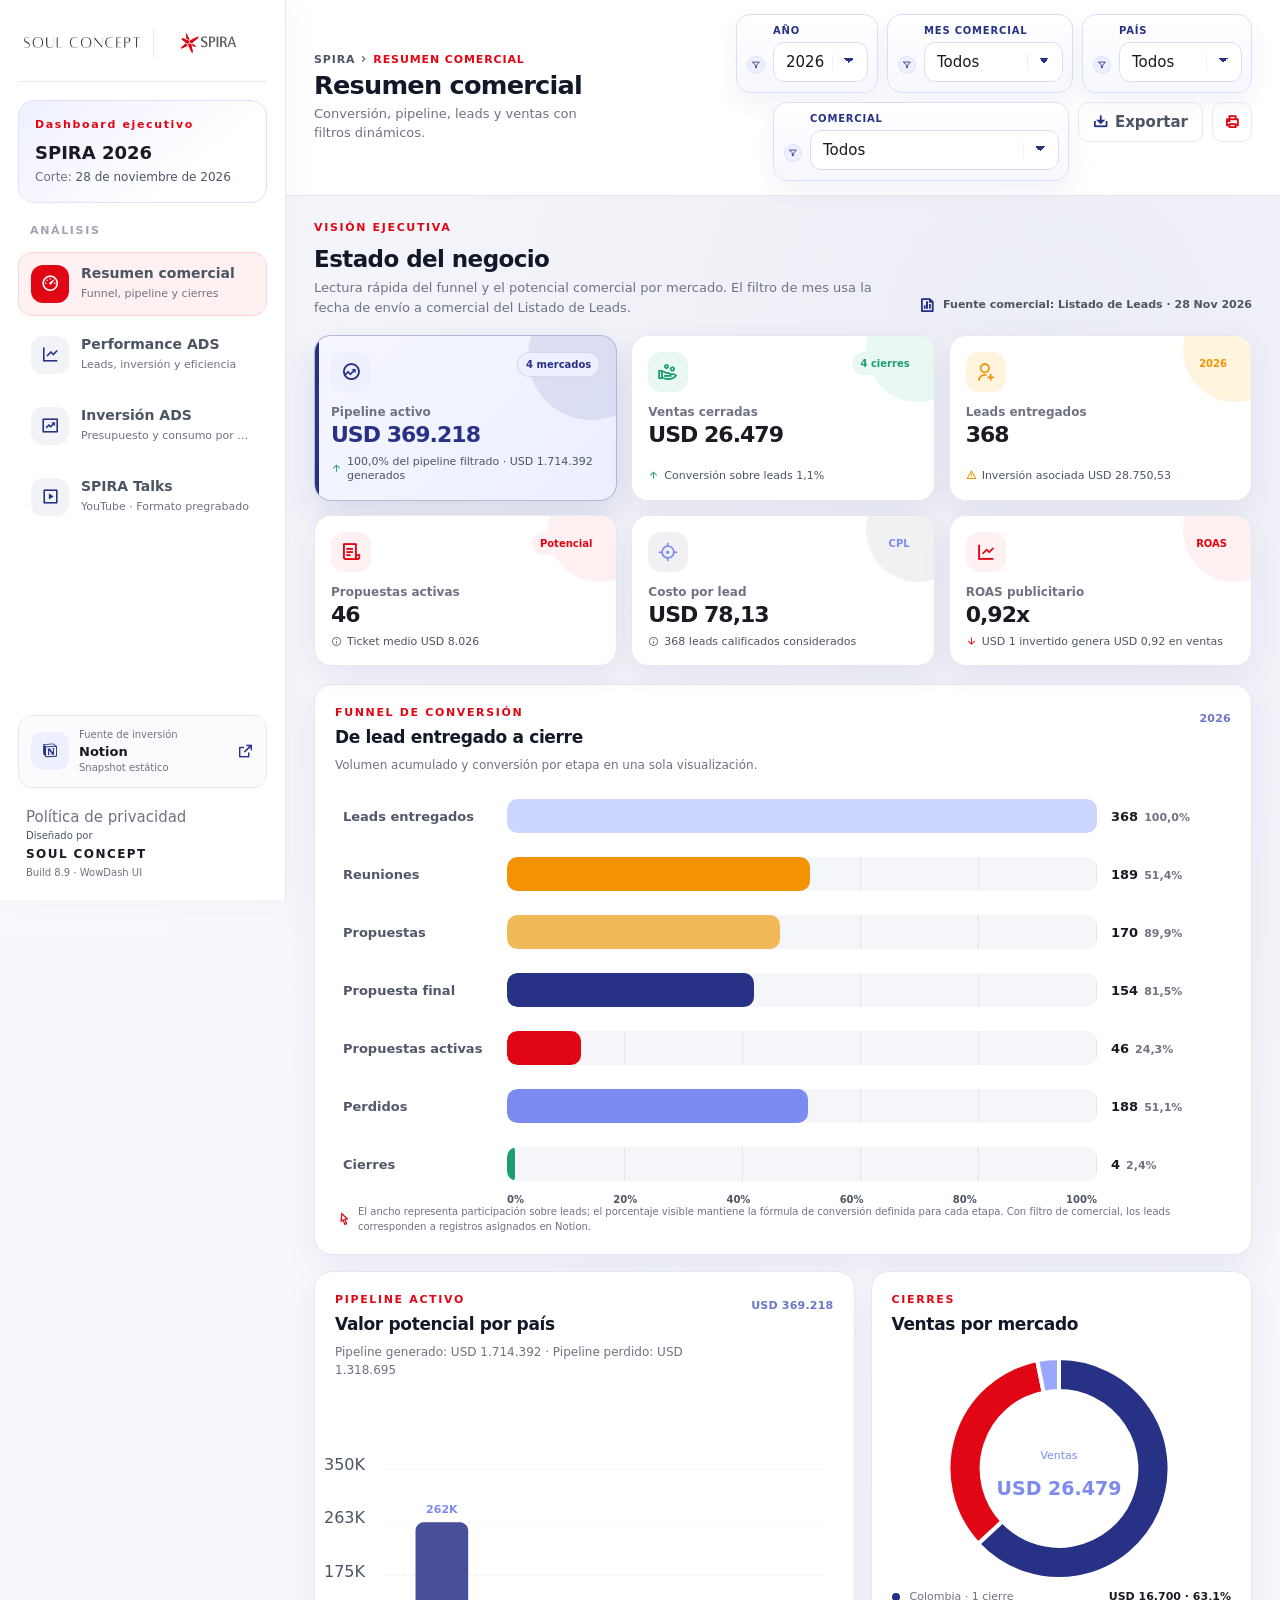
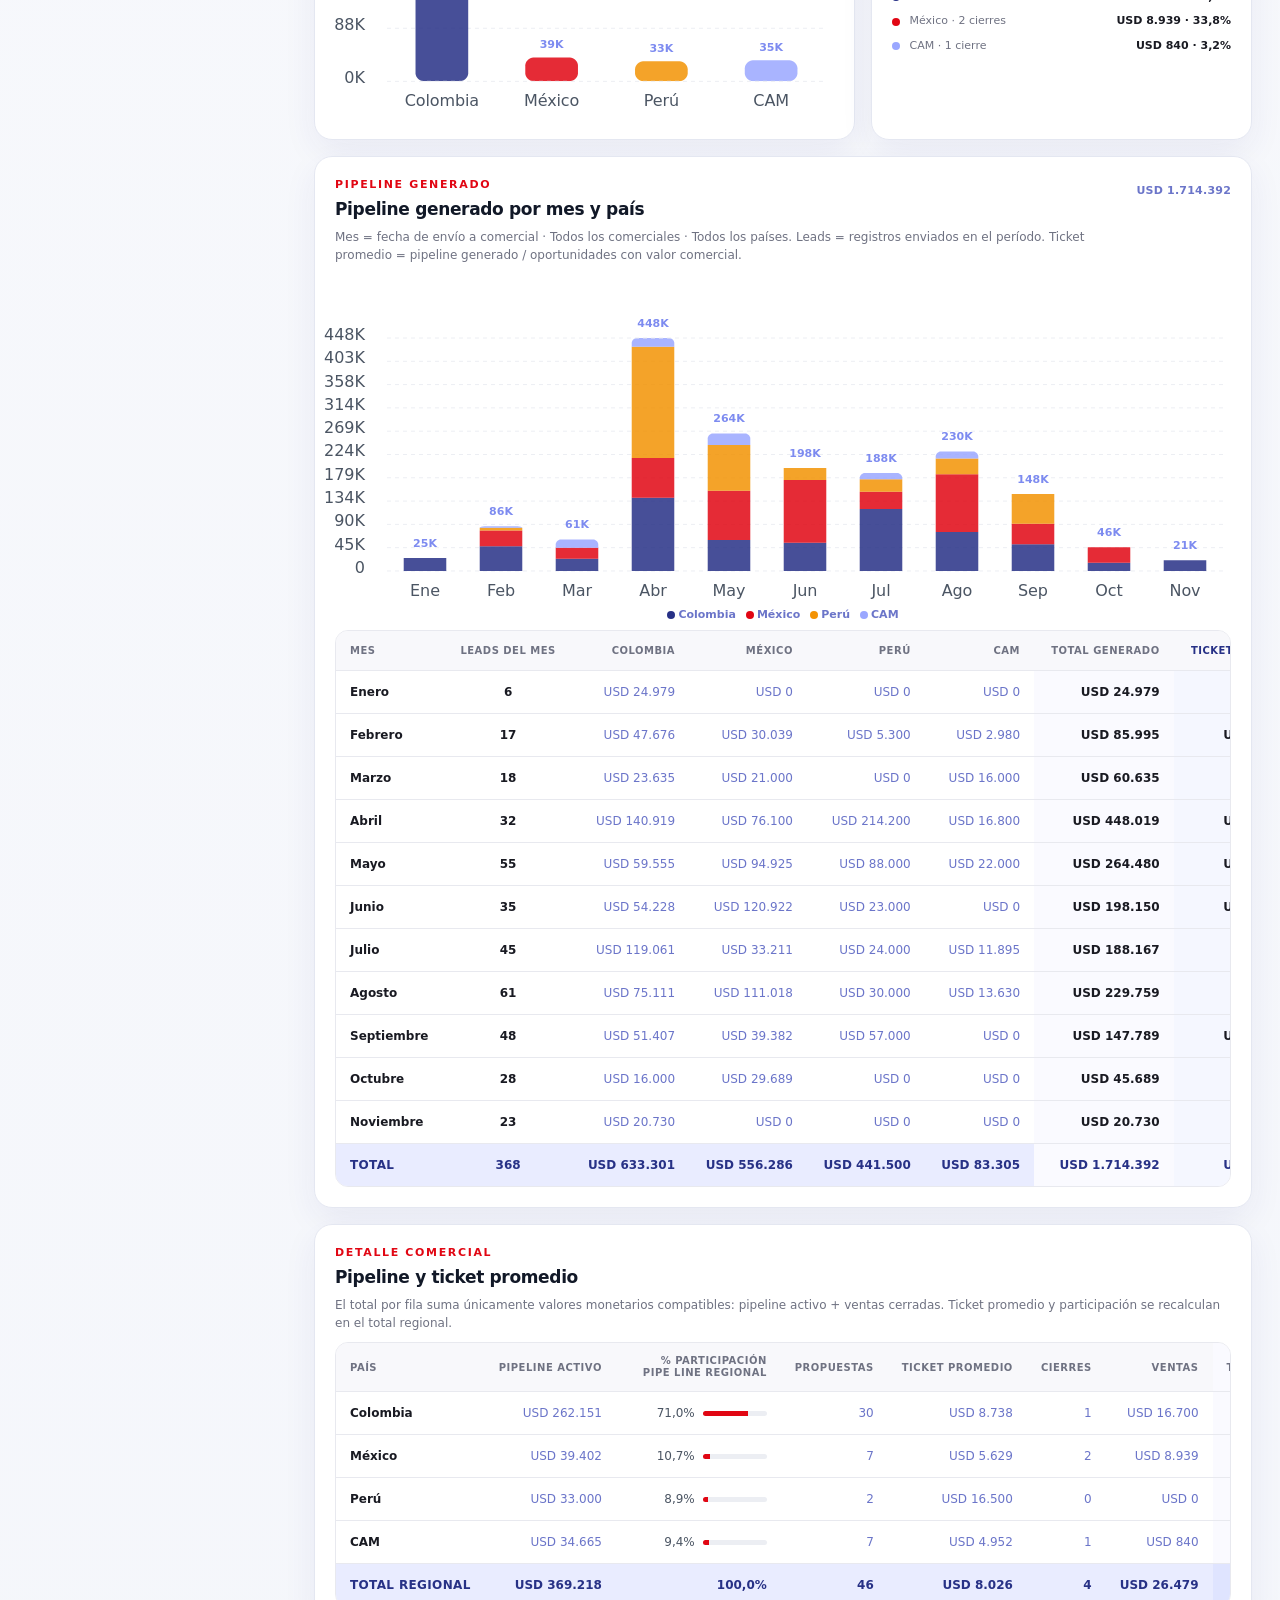
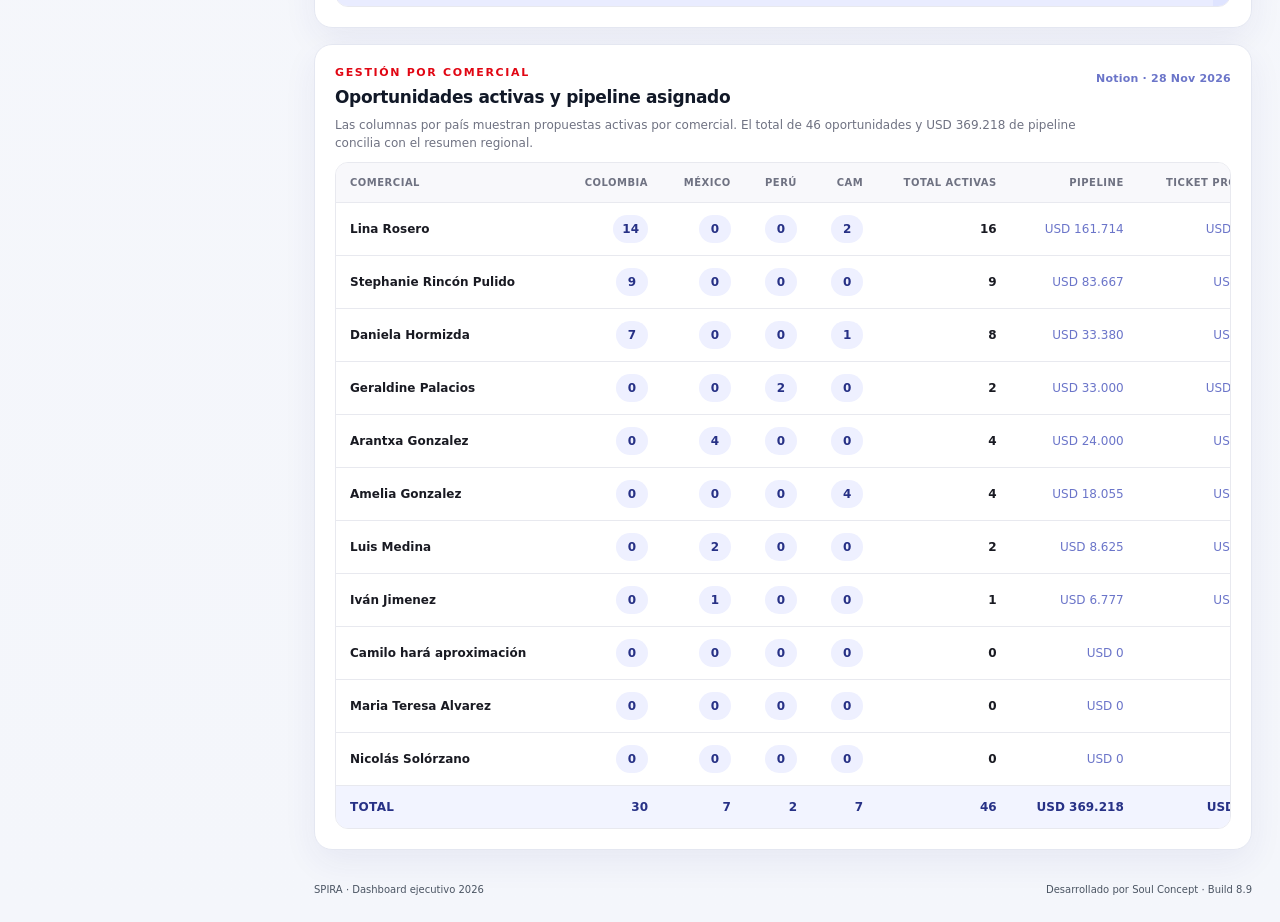
<file: index.html>
<!doctype html>
<html lang="es">
<head>
  <meta charset="utf-8">
  <meta name="viewport" content="width=device-width, initial-scale=1">
  <meta name="description" content="Dashboard comercial, ADS y resultados de canales digitales de SPIRA, desarrollado por Soul Concept sobre la plantilla WowDash.">
  <meta name="theme-color" content="#E10613">
  <title>SPIRA | Dashboard 2026</title>
  <link rel="icon" href="assets/images/spira-logo.png" type="image/png">
  <link rel="stylesheet" href="assets/css/remixicon.css">
  <link rel="stylesheet" href="assets/css/lib/apexcharts.css">
  <link rel="stylesheet" href="assets/css/wowdash.css">
  <link rel="stylesheet" href="assets/css/spira-wowdash.css?v=8.9.0">
</head>
<body>
  <div class="spira-app">
    <div class="sidebar-backdrop" id="sidebarBackdrop" hidden></div>

    <aside class="spira-sidebar" id="sidebar" aria-label="Navegación principal">
      <div class="sidebar-brand">
        <div class="brand-logos">
          <img src="assets/images/soul-concept-logo.png" alt="Soul Concept" class="logo-soul">
          <span class="brand-separator" aria-hidden="true"></span>
          <img src="assets/images/spira-logo.png" alt="SPIRA" class="logo-spira">
        </div>
        <button class="sidebar-close mobile-only" id="sidebarClose" type="button" aria-label="Cerrar navegación"><i class="ri-close-line"></i></button>
      </div>

      <div class="client-card">
        <span class="client-card-label">Dashboard ejecutivo</span>
        <strong>SPIRA 2026</strong>
        <small>Corte: <span id="metaCutoffDate">26 de agosto de 2026</span></small>
      </div>

      <nav class="sidebar-nav" aria-label="Secciones del dashboard">
        <p class="nav-section-label">ANÁLISIS</p>
        <button class="nav-link active" type="button" data-view="overview">
          <span class="nav-link-icon"><i class="ri-dashboard-3-line"></i></span>
          <span><strong>Resumen comercial</strong><small>Funnel, pipeline y cierres</small></span>
        </button>
        <button class="nav-link" type="button" data-view="ads">
          <span class="nav-link-icon"><i class="ri-line-chart-line"></i></span>
          <span><strong>Performance ADS</strong><small>Leads, inversión y eficiencia</small></span>
        </button>
        <button class="nav-link" type="button" data-view="investment">
          <span class="nav-link-icon"><i class="ri-funds-box-line"></i></span>
          <span><strong>Inversión ADS</strong><small>Presupuesto y consumo por país</small></span>
        </button>
        <button class="nav-link" type="button" data-view="digital">
          <span class="nav-link-icon"><i class="ri-video-line"></i></span>
          <span><strong>SPIRA Talks</strong><small>YouTube · Formato pregrabado</small></span>
        </button>
      </nav>

      <div class="sidebar-source">
        <div class="source-icon"><i class="ri-notion-fill"></i></div>
        <div><span>Fuente de inversión</span><strong>Notion</strong><small>Snapshot estático</small></div>
        <a href="https://app.notion.com/p/soulcreative/USD-Total-Inversi-n-de-Publicidad-2025-2026-36c662d9fcba8015a715d35a4a01ae49?source=copy_link" target="_blank" rel="noopener" aria-label="Abrir fuente en Notion"><i class="ri-external-link-line"></i></a>
      </div>

      <div class="sidebar-footer"><p><a href="privacy.html">Política de privacidad</a></p>
        <span>Diseñado por</span>
        <strong>SOUL CONCEPT</strong>
        <small>Build 8.9 · WowDash UI</small>
      </div>
    </aside>

    <main class="spira-main">
      <header class="spira-topbar">
        <div class="topbar-title-group">
          <button class="menu-toggle mobile-only" id="menuToggle" type="button" aria-label="Abrir navegación"><i class="ri-menu-2-line"></i></button>
          <div>
            <div class="breadcrumb"><span>SPIRA</span><i class="ri-arrow-right-s-line"></i><span id="breadcrumbCurrent">Resumen comercial</span></div>
            <h1 id="pageTitle">Resumen comercial</h1>
            <p id="pageSubtitle">Conversión, pipeline y ventas acumuladas en 2026.</p>
          </div>
        </div>
        <div class="topbar-actions">
          <label class="control-field" id="yearControl">
            <span>Año</span>
            <select id="yearFilter" aria-label="Filtrar por año"></select>
          </label>
          <label class="control-field" id="monthControl">
            <span>Mes</span>
            <select id="monthFilter" aria-label="Filtrar por mes"></select>
          </label>
          <label class="control-field" id="countryControl">
            <span>País</span>
            <select id="countryFilter" aria-label="Filtrar por país">
              <option value="all">Todos</option>
              <option value="Colombia">Colombia</option>
              <option value="México">México</option>
              <option value="Perú">Perú</option>
              <option value="CAM">CAM</option>
            </select>
          </label>
          <label class="control-field" id="commercialControl">
            <span>Comercial</span>
            <select id="commercialFilter" aria-label="Filtrar por comercial"><option value="all">Todos</option></select>
          </label>
          <button class="topbar-button" id="exportButton" type="button" title="Exportar datos visibles"><i class="ri-download-2-line"></i><span>Exportar</span></button>
          <button class="topbar-button icon-only" id="printButton" type="button" title="Imprimir o guardar como PDF"><i class="ri-printer-line"></i></button>
        </div>
      </header>

      <div class="spira-content">
        <section class="view-section active" id="overviewView" data-view-panel="overview">
          <div class="section-intro">
            <div><span class="section-kicker">VISIÓN EJECUTIVA</span><h2>Estado del negocio</h2><p>Lectura rápida del funnel y el potencial comercial por mercado. El filtro de mes usa la fecha de envío a comercial del Listado de Leads.</p></div>
            <div class="source-chip"><i class="ri-file-chart-line"></i><span>Fuente comercial: Listado de Leads · <span id="overviewSourceDate">26 Ago 2026</span></span></div>
          </div>
          <div class="metric-grid" id="overviewMetrics"></div>
          <div class="dashboard-grid">
            <article class="panel span-12 funnel-panel">
              <div class="panel-header"><div><span class="panel-kicker">FUNNEL DE CONVERSIÓN</span><h3>De lead entregado a cierre</h3><p class="panel-support">Volumen acumulado y conversión por etapa en una sola visualización.</p></div><span class="panel-badge" id="funnelPeriodBadge">Todos los años</span></div>
              <div class="funnel-single-view">
                <div id="funnelChart" class="chart-box chart-funnel"></div>
                <p class="interaction-hint funnel-hint"><i class="ri-cursor-line"></i>El ancho representa participación sobre leads; el porcentaje visible mantiene la fórmula de conversión definida para cada etapa. Con filtro de comercial, los leads corresponden a registros asignados en Notion.</p>
              </div>
            </article>
            <article class="panel span-7">
              <div class="panel-header"><div><span class="panel-kicker">PIPELINE ACTIVO</span><h3>Valor potencial por país</h3><p class="panel-support" id="pipelineSupport">Pipeline generado: USD 1.257.839 · Pipeline perdido: USD 567.600</p></div><span class="panel-badge" id="pipelineTotalBadge"></span></div>
              <div id="pipelineChart" class="chart-box"></div>
            </article>
            <article class="panel span-5">
              <div class="panel-header"><div><span class="panel-kicker">CIERRES</span><h3>Ventas por mercado</h3></div></div>
              <div id="salesChart" class="chart-box"></div>
              <div id="salesLegend" class="compact-legend"></div>
            </article>
            <article class="panel span-12 pipeline-generated-panel">
              <div class="panel-header"><div><span class="panel-kicker">PIPELINE GENERADO</span><h3>Pipeline generado por mes y país</h3><p class="panel-support" id="pipelineGeneratedSupport">Mes = fecha de envío a comercial. Leads = registros enviados en el período. Ticket promedio = pipeline generado / oportunidades con valor comercial.</p></div><span class="panel-badge" id="pipelineGeneratedTotalBadge">—</span></div>
              <div id="pipelineGeneratedChart" class="chart-box pipeline-generated-chart"></div>
              <div class="responsive-table pipeline-generated-table-wrap">
                <table>
                  <thead><tr id="pipelineGeneratedTableHead"><th>Mes</th><th>Leads del mes</th><th>Colombia</th><th>México</th><th>Perú</th><th>CAM</th><th>Total generado</th><th>Ticket promedio</th></tr></thead>
                  <tbody id="pipelineGeneratedTable"></tbody>
                  <tfoot id="pipelineGeneratedTableFoot"></tfoot>
                </table>
              </div>
            </article>
            <article class="panel span-12">
              <div class="panel-header"><div><span class="panel-kicker">DETALLE COMERCIAL</span><h3>Pipeline y ticket promedio</h3><p class="panel-support">El total por fila suma únicamente valores monetarios compatibles: pipeline activo + ventas cerradas. Ticket promedio y participación se recalculan en el total regional.</p></div></div>
              <div class="responsive-table pipeline-detail-wrap"><table><thead><tr><th>País</th><th>Pipeline activo</th><th>% participación Pipe Line regional</th><th>Propuestas</th><th>Ticket promedio</th><th>Cierres</th><th>Ventas</th><th>Total valor comercial</th></tr></thead><tbody id="pipelineTable"></tbody><tfoot id="pipelineTableFoot"></tfoot></table></div>
            </article>
            <article class="panel span-12">
              <div class="panel-header"><div><span class="panel-kicker">GESTIÓN POR COMERCIAL</span><h3>Oportunidades activas y pipeline asignado</h3><p class="panel-support" id="commercialBreakdownNote">Las columnas por país muestran propuestas activas por comercial. El total regional concilia directamente con el pipeline activo.</p></div><span class="panel-badge" id="commercialBreakdownBadge">Notion · 26 Ago</span></div>
              <div class="responsive-table commercial-breakdown-wrap"><table><thead><tr><th>Comercial</th><th>Colombia</th><th>México</th><th>Perú</th><th>CAM</th><th>Total activas</th><th>Pipeline</th><th>Ticket promedio</th><th>Cierres</th><th>Ventas</th></tr></thead><tbody id="commercialBreakdownTable"><tr><td colspan="10">Cargando datos comerciales actualizados…</td></tr></tbody><tfoot id="commercialBreakdownFoot"></tfoot></table></div>
            </article>
          </div>
        </section>

        <section class="view-section" id="adsView" data-view-panel="ads" hidden>
          <div class="section-intro">
            <div><span class="section-kicker">GENERACIÓN DE DEMANDA</span><h2>Performance de campañas</h2><p>Comportamiento mensual de leads, inversión y eficiencia. El filtro de mes aplica al mismo período en leads e inversión.</p></div>
            <div class="source-chip"><i class="ri-database-2-line"></i><span id="adsSourceChip">Inversión: Notion · Leads: Listado de Leads entregados · 26 Ago</span></div>
          </div>
          <div class="metric-grid" id="adsMetrics"></div>
          <div class="dashboard-grid">
            <article class="panel span-7">
              <div class="panel-header"><div><span class="panel-kicker">LEADS VS. META</span><h3>Evolución mensual</h3></div><span class="panel-badge">Meta: 25 leads</span></div>
              <div id="leadsTrendChart" class="chart-box"></div>
            </article>
            <article class="panel span-5">
              <div class="panel-header"><div><span class="panel-kicker">EFICIENCIA</span><h3>Costo por lead</h3></div></div>
              <div id="cplChart" class="chart-box"></div>
            </article>
            <article class="panel span-8">
              <div class="panel-header"><div><span class="panel-kicker">INVERSIÓN ADS</span><h3>Consumo mensual por plataforma</h3></div><span class="panel-badge">Autorizado: USD 3.000/mes</span></div>
              <div id="adsInvestmentChart" class="chart-box chart-lg"></div>
              <p class="interaction-hint"><i class="ri-cursor-line"></i>Pasa el cursor por las barras para ver el valor exacto en USD.</p>
            </article>
            <article class="panel span-4">
              <div class="panel-header"><div><span class="panel-kicker">MIX DE MEDIOS</span><h3>Distribución por plataforma</h3></div></div>
              <div id="adsPlatformChart" class="chart-box"></div>
              <div id="adsPlatformLegend" class="compact-legend"></div>
            </article>
            <article class="panel span-12">
              <div class="panel-header"><div><span class="panel-kicker">LEADS CALIFICADOS</span><h3>Desempeño por país y mes</h3></div><div class="view-toggle" role="group" aria-label="Cambiar visualización"><button class="toggle-option active" data-country-mode="chart" type="button">Gráfico</button><button class="toggle-option" data-country-mode="table" type="button">Tabla</button></div></div>
              <div id="countryLeadsChart" class="chart-box"></div>
              <div id="countryLeadsTableWrap" class="responsive-table" hidden><table><thead id="countryLeadsTableHead"></thead><tbody id="countryLeadsTable"></tbody><tfoot id="countryLeadsTableFoot"></tfoot></table></div><p class="data-footnote">Nota de fuente: en junio, la fila TOTAL de la Tabla de control registra 35 leads calificados y el detalle por país suma 36. El dashboard conserva el total consolidado y el detalle territorial exactamente como aparecen en el archivo.</p>
            </article>
          </div>
        </section>

        <section class="view-section" id="investmentView" data-view-panel="investment" hidden>
          <div class="section-intro">
            <div><span class="section-kicker">CONTROL PRESUPUESTARIO</span><h2>Inversión ADS</h2><p>Presupuesto aprobado, ejecución por plataforma y distribución por país.</p></div>
            <a class="source-chip source-link" href="https://app.notion.com/p/soulcreative/USD-Total-Inversi-n-de-Publicidad-2025-2026-36c662d9fcba8015a715d35a4a01ae49?source=copy_link" target="_blank" rel="noopener"><i class="ri-notion-fill"></i><span>Abrir fuente en Notion</span><i class="ri-external-link-line"></i></a>
          </div>
          <div class="metric-grid" id="investmentMetrics"></div>
          <div class="dashboard-grid">
            <article class="panel span-8">
              <div class="panel-header"><div><span class="panel-kicker">PRESUPUESTO VS. INVERSIÓN</span><h3>Consumo mensual consolidado</h3></div><span class="panel-badge" id="investmentYearBadge"></span></div>
              <div id="investmentTrendChart" class="chart-box chart-lg"></div>
              <p class="interaction-hint"><i class="ri-cursor-line"></i>Haz clic en un mes para actualizar automáticamente el detalle por país.</p>
            </article>
            <article class="panel span-4">
              <div class="panel-header"><div><span class="panel-kicker">MIX DE INVERSIÓN</span><h3>Plataformas</h3></div></div>
              <div id="investmentPlatformChart" class="chart-box"></div>
              <div id="investmentPlatformLegend" class="compact-legend"></div>
            </article>
            <article class="panel span-12">
              <div class="panel-header stack-mobile"><div><span class="panel-kicker">DISTRIBUCIÓN POR PAÍS</span><h3 id="countryBudgetTitle">Presupuesto individual y consumo</h3></div><div class="panel-filters"><label><span>Mes analizado</span><select id="countryMonthFilter"></select></label><label><span>Visualización</span><select id="countryMetricFilter"><option value="spent">Invertido</option><option value="consumption">% consumido</option><option value="remaining">Saldo</option></select></label></div></div>
              <div id="countryBudgetChart" class="chart-box"></div>
              <div id="countryBudgetCards" class="country-budget-grid"></div>
            </article>
            <article class="panel span-7">
              <div class="panel-header"><div><span class="panel-kicker">TENDENCIA POR PAÍS</span><h3>Inversión mensual</h3></div></div>
              <div id="countryTrendChart" class="chart-box"></div>
            </article>
            <article class="panel span-5">
              <div class="panel-header"><div><span class="panel-kicker">ALERTAS</span><h3>Desviaciones de presupuesto</h3></div></div>
              <div id="budgetAlerts" class="alert-list"></div>
            </article>
            <article class="panel span-12">
              <div class="panel-header stack-mobile"><div><span class="panel-kicker">HISTÓRICO NOTION</span><h3>Detalle mensual consolidado</h3></div><div class="table-tools"><button id="investmentCsvButton" class="small-action" type="button"><i class="ri-file-excel-2-line"></i>CSV</button></div></div>
              <div class="responsive-table"><table><thead><tr><th>Mes</th><th>Presupuesto</th><th>LinkedIn</th><th>Google</th><th>Total invertido</th><th>Consumo</th><th>Saldo</th><th>Leads</th></tr></thead><tbody id="investmentTable"></tbody><tfoot id="investmentTableFoot"></tfoot></table></div>
              <p class="data-footnote">Inversión y presupuesto: bases consolidadas y por país de Notion. Leads: Listado de Leads entregados, por mes de envío a comercial y país. Snapshot: <span id="investmentSnapshotDate">26 de agosto de 2026</span>. Las bases por país pueden presentar diferencias de conciliación frente al consolidado por plataforma; se conservan los valores fuente.</p>
            </article>
          </div>
        </section>

        <section class="view-section" id="digitalView" data-view-panel="digital" hidden>
          <div class="section-intro">
            <div><span class="section-kicker">ECOSISTEMA DIGITAL</span><h2>Resultados de canales digitales</h2><p>Evolución de YouTube · Formato pregrabado desde la línea base hasta la gestión actual.</p></div>
            <div class="source-chip"><i class="ri-bar-chart-grouped-line"></i><span>Fuentes: GA4 · YouTube Analytics · LinkedIn Analytics</span></div>
          </div>

          <div class="digital-filter-bar digital-filter-bar-history" aria-label="Filtros de resultados digitales">
            <label class="digital-filter-field"><span>Canal</span><select id="digitalChannelFilter"><option value="all">Todos</option><option value="Web">Web</option><option value="YouTube">YouTube</option><option value="LinkedIn">LinkedIn</option></select></label>
            <label class="digital-filter-field"><span>Cobertura</span><select id="digitalStatusFilter"><option value="all">Todos los períodos</option><option value="Completo">Solo completos</option><option value="Parcial">Solo parciales</option><option value="Sin datos">Sin datos</option></select></label>
            <div class="digital-period-summary"><span>Histórico visible</span><strong id="digitalPeriodSummary">Serie completa · todos los canales</strong></div>
          </div>

          <div class="digital-history-context" aria-label="Lectura de la serie histórica">
            <span class="history-phase history-before"><i></i>Línea base previa</span>
            <span class="history-marker"><i class="ri-flag-2-line"></i>Inicio de gestión: 01/08/2025</span>
            <span class="history-phase history-after"><i></i>Gestión de la agencia</span>
            <small>Los gráficos comparten un único eje temporal. Los períodos parciales permanecen visibles, mientras los comparativos automáticos usan únicamente meses completos.</small>
          </div>

          <div id="digitalCoverageStrip" class="coverage-strip"></div>

          <article class="panel digital-comparison-panel">
            <div class="panel-header stack-mobile"><div><span class="panel-kicker">COMPARATIVO AUTOMÁTICO</span><h3>Línea base vs. gestión</h3><p class="panel-support">Promedios mensuales calculados con períodos completos. Las métricas con definiciones distintas se identifican expresamente.</p></div><span class="panel-badge">Corte: 04/08/2026</span></div>
            <div id="digitalComparisonGrid" class="digital-comparison-grid"></div>
          </article>

          <div class="metric-grid digital-metric-grid" id="digitalMetrics"></div>

          <div class="dashboard-grid">
            <article class="panel span-8 digital-channel-panel" data-digital-channel="Web">
              <div class="panel-header"><div><span class="panel-kicker digital-web">WEB · TRÁFICO</span><h3>Sesiones, interacción y vistas</h3><p class="panel-support">La serie GA4 se muestra separada de la línea histórica cuando las definiciones no son comparables.</p></div><span class="panel-badge" id="webPeriodBadge"></span></div>
              <div id="webTrafficChart" class="chart-box chart-lg"></div>
            </article>
            <article class="panel span-4 digital-channel-panel" data-digital-channel="Web">
              <div class="panel-header"><div><span class="panel-kicker digital-web">WEB · CALIDAD</span><h3>Interacción y rebote</h3></div></div>
              <div id="webQualityChart" class="chart-box"></div>
              <div id="webInsight" class="digital-insight"></div>
            </article>

            <article class="panel span-8 digital-channel-panel" data-digital-channel="YouTube">
              <div class="panel-header"><div><span class="panel-kicker digital-youtube">YOUTUBE · EVOLUCIÓN</span><h3>Horas y producción mensual</h3><p class="panel-support">Serie comparable de horas de visualización y videos publicados antes y durante la gestión.</p></div><span class="panel-badge" id="youtubePeriodBadge"></span></div>
              <div id="youtubeConsumptionChart" class="chart-box chart-lg"></div>
            </article>
            <article class="panel span-4 digital-channel-panel" data-digital-channel="YouTube">
              <div class="panel-header"><div><span class="panel-kicker digital-youtube">YOUTUBE · EFICIENCIA</span><h3>CTR y retención</h3></div></div>
              <div id="youtubeEfficiencyChart" class="chart-box"></div>
              <div id="youtubeInsight" class="digital-insight"></div>
            </article>
            <article class="panel span-12 digital-channel-panel" data-digital-channel="YouTube">
              <div class="panel-header"><div><span class="panel-kicker digital-youtube">YOUTUBE · VISUALIZACIONES</span><h3>Rendimiento del contenido</h3></div><span class="panel-badge">Spira Talks desde 07/08/2025</span></div>
              <div id="youtubeProductionChart" class="chart-box"></div>
            </article>

            <article class="panel span-8 digital-channel-panel" data-digital-channel="LinkedIn">
              <div class="panel-header"><div><span class="panel-kicker digital-linkedin">LINKEDIN · ALCANCE</span><h3>Orgánico, patrocinado y total histórico</h3><p class="panel-support">El volumen patrocinado se mantiene separado para evitar atribuirlo al desempeño orgánico.</p></div><span class="panel-badge" id="linkedinPeriodBadge"></span></div>
              <div id="linkedinReachChart" class="chart-box chart-lg"></div>
            </article>
            <article class="panel span-4 digital-channel-panel" data-digital-channel="LinkedIn">
              <div class="panel-header"><div><span class="panel-kicker digital-linkedin">LINKEDIN · COMUNIDAD</span><h3>Seguidores y visitantes</h3></div></div>
              <div id="linkedinCommunityChart" class="chart-box"></div>
              <div id="linkedinInsight" class="digital-insight"></div>
            </article>
            <article class="panel span-7 digital-channel-panel" data-digital-channel="LinkedIn">
              <div class="panel-header"><div><span class="panel-kicker digital-linkedin">LINKEDIN · RESPUESTA</span><h3>CTR y tasa real de interacción</h3></div></div>
              <div id="linkedinResponseChart" class="chart-box"></div>
            </article>
            <article class="panel span-5 digital-channel-panel" data-digital-channel="LinkedIn">
              <div class="panel-header"><div><span class="panel-kicker digital-linkedin">BENCHMARK</span><h3>Crecimiento de seguidores</h3></div><span class="panel-badge">03/08/2025–02/08/2026</span></div>
              <div id="competitorChart" class="chart-box"></div>
              <p class="data-footnote">Benchmark independiente. No se suma con los resultados de SPIRA.</p>
            </article>


            <article class="panel span-12 digital-history-table-panel">
              <div class="panel-header stack-mobile"><div><span class="panel-kicker neutral">HISTÓRICO CONSOLIDADO</span><h3>Detalle mensual del período visible</h3><p class="panel-support">Una única tabla para revisar evolución, cobertura y principales métricas por mes.</p></div><span class="panel-badge" id="digitalHistoryBadge"></span></div>
              <div class="responsive-table digital-history-table-wrap"><table><thead id="digitalHistoryHead"></thead><tbody id="digitalHistoryTable"></tbody><tfoot id="digitalHistoryFoot"></tfoot></table></div>
            </article>

            <article class="panel span-12 digital-quality-panel">
              <div class="panel-header"><div><span class="panel-kicker neutral">CALIDAD Y COBERTURA</span><h3>Notas para interpretar los resultados</h3></div><span class="panel-badge">Corte: 04/08/2026</span></div>
              <div id="digitalQualityGrid" class="quality-grid"></div>
            </article>
          </div>
        </section>
      </div>

      <footer class="spira-footer"><span>SPIRA · Dashboard ejecutivo 2026</span><span>Desarrollado por Soul Concept · Build 8.9</span></footer>
    </main>
  </div>

  <div class="toast" id="toast" role="status" aria-live="polite"></div>

  <script src="assets/js/lib/apexcharts.min.js"></script>
  <script src="assets/js/data.js?v=8.9.0"></script>
  <script src="assets/js/digital-data.js?v=8.9.0"></script>
  <script src="assets/js/dashboard.js?v=20261028"></script>
</body>
</html>
</file>
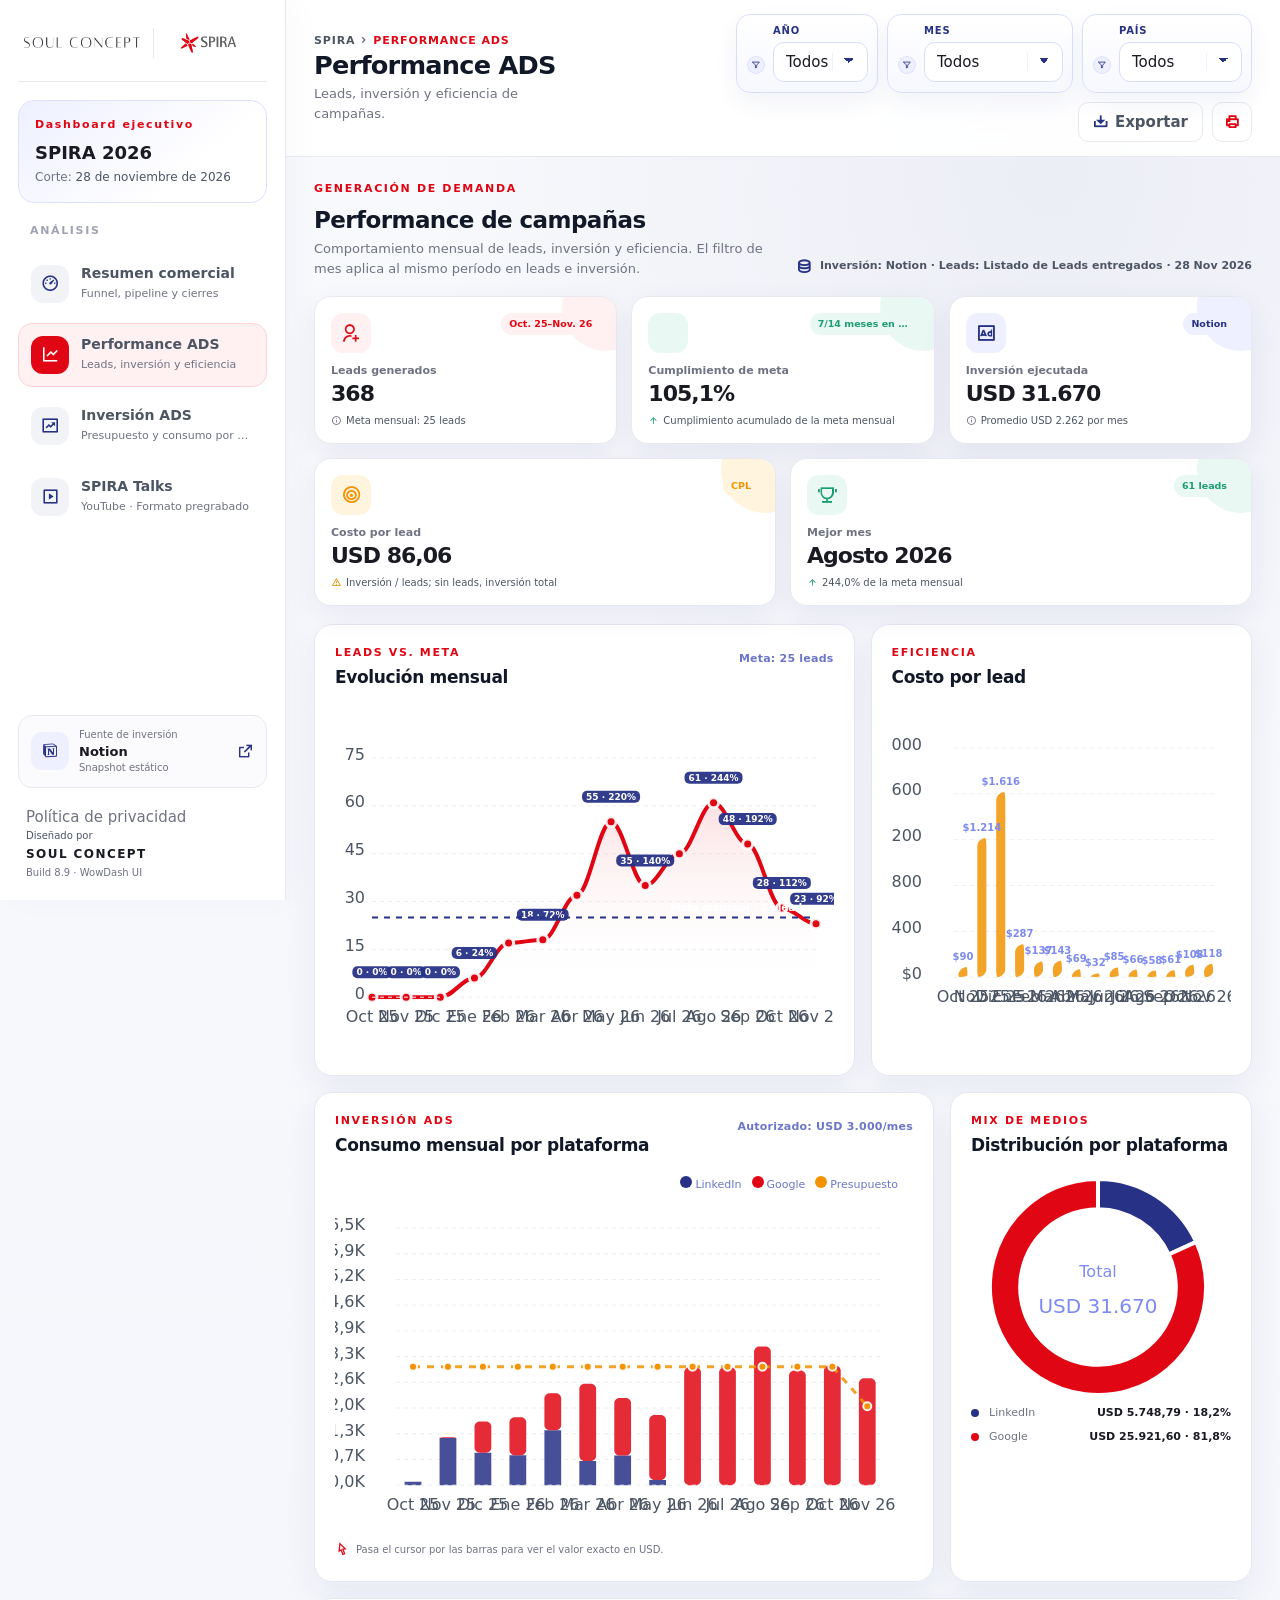
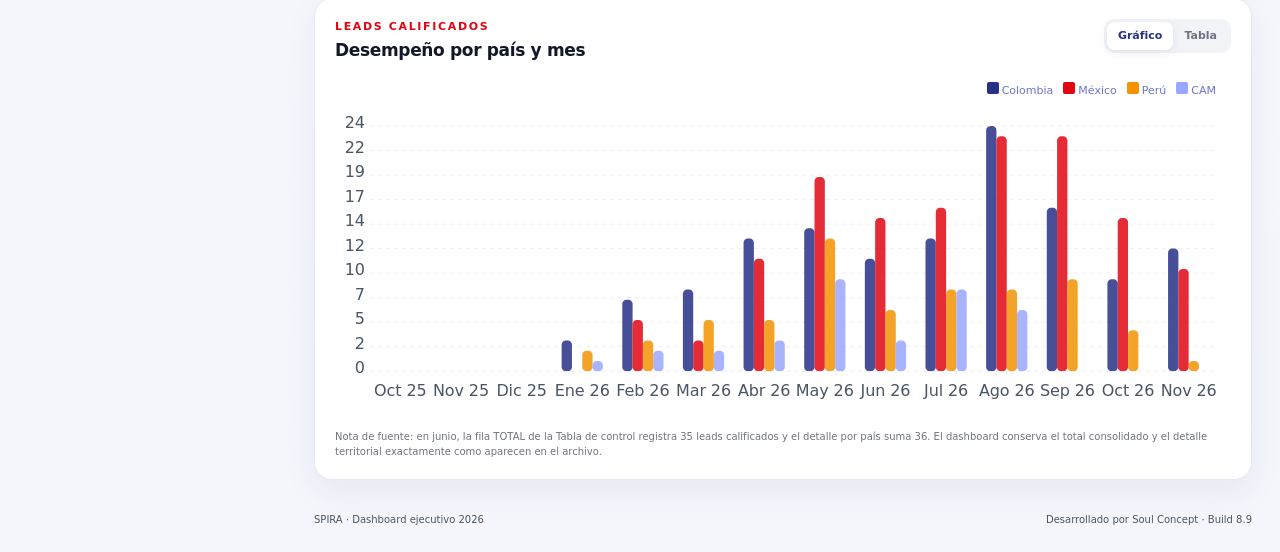
<file: ads.html>
<!doctype html><html lang="es"><head><meta charset="utf-8"><meta name="viewport" content="width=device-width,initial-scale=1"><meta http-equiv="refresh" content="0;url=index.html?view=ads"><title>SPIRA | Performance ADS</title></head><body><p><a href="index.html?view=ads">Abrir Performance ADS</a></p><script>location.replace('index.html?view=ads')</script></body></html>
</file>
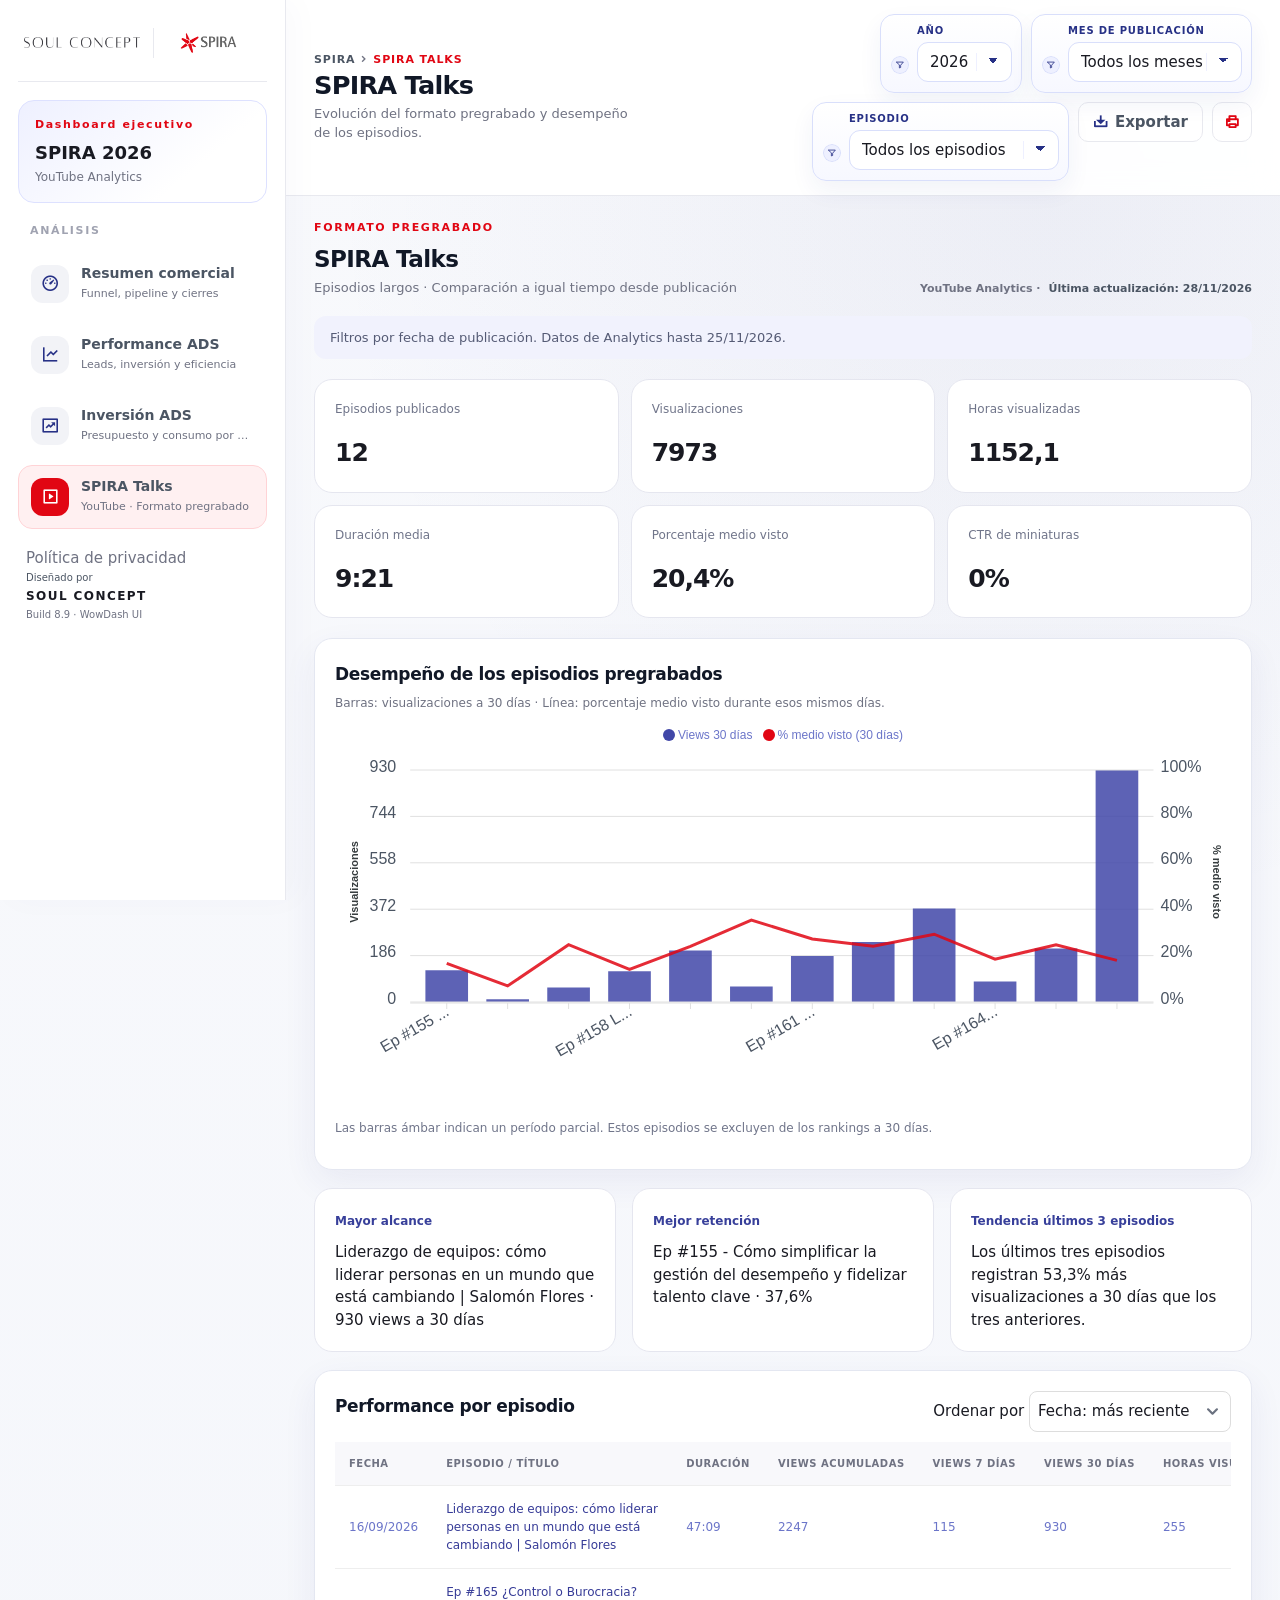
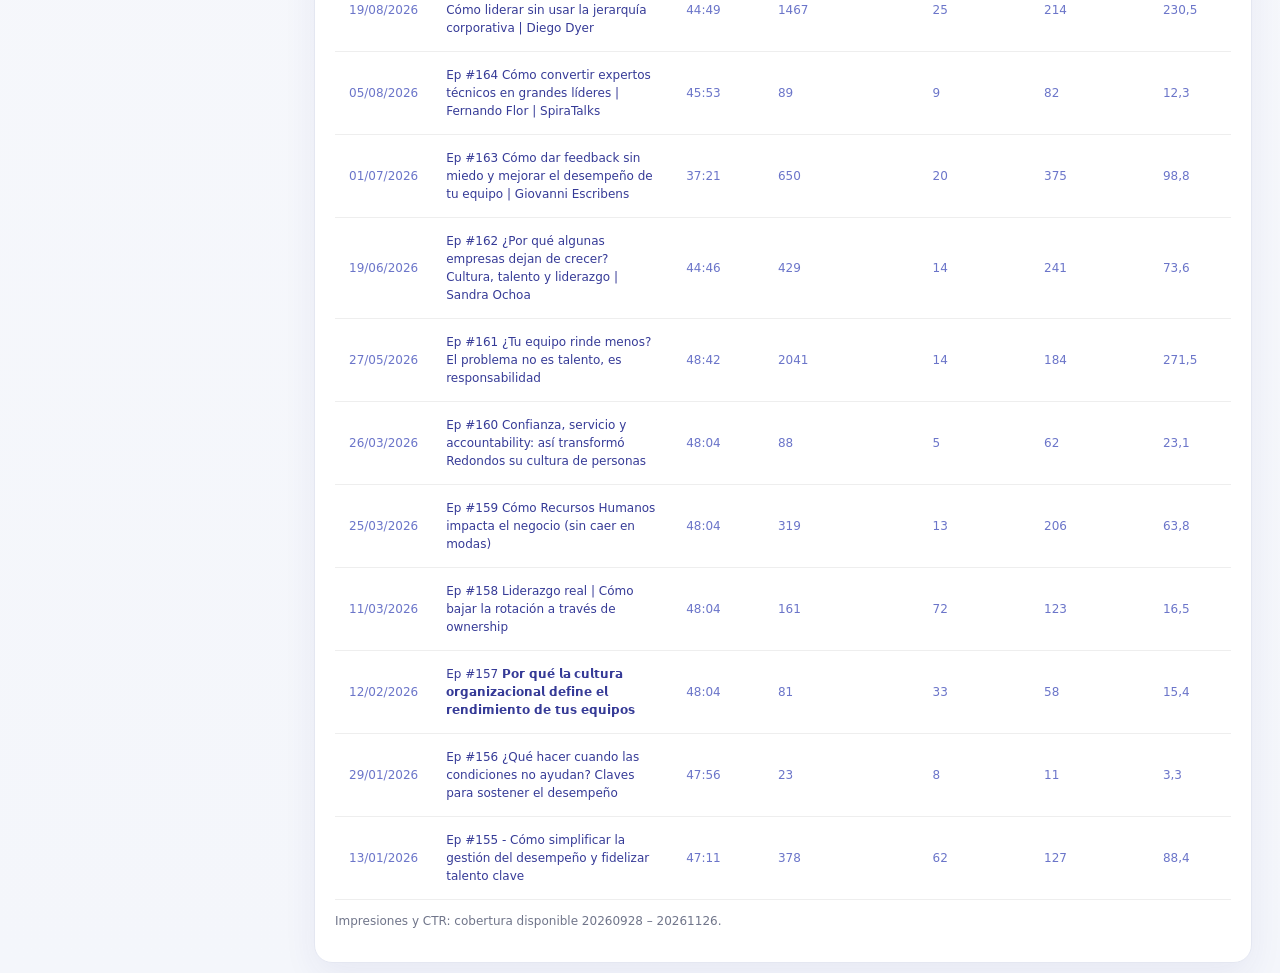
<file: canales.html>
<!doctype html>
<html lang="es">
<head>
  <meta charset="utf-8">
  <meta name="viewport" content="width=device-width, initial-scale=1">
  <meta name="description" content="Dashboard comercial, ADS y resultados de canales digitales de SPIRA, desarrollado por Soul Concept sobre la plantilla WowDash.">
  <meta name="theme-color" content="#E10613">
  <title>SPIRA | SPIRA Talks</title>
  <link rel="icon" href="assets/images/spira-logo.png" type="image/png">
  <link rel="stylesheet" href="assets/css/remixicon.css">
  <link rel="stylesheet" href="assets/css/lib/apexcharts.css">
  <link rel="stylesheet" href="assets/css/wowdash.css">
  <link rel="stylesheet" href="assets/css/spira-wowdash.css?v=8.9.0">
<link rel="stylesheet" href="assets/css/spira-talks.css?v=20261028"></head>
<body class="talks-page">
  <div class="spira-app">
    <div class="sidebar-backdrop" id="sidebarBackdrop" hidden></div>

    <aside class="spira-sidebar" id="sidebar" aria-label="Navegación principal">
      <div class="sidebar-brand">
        <div class="brand-logos">
          <img src="assets/images/soul-concept-logo.png" alt="Soul Concept" class="logo-soul">
          <span class="brand-separator" aria-hidden="true"></span>
          <img src="assets/images/spira-logo.png" alt="SPIRA" class="logo-spira">
        </div>
        <button class="sidebar-close mobile-only" id="sidebarClose" type="button" aria-label="Cerrar navegación"><i class="ri-close-line"></i></button>
      </div>

      <div class="client-card">
        <span class="client-card-label">Dashboard ejecutivo</span>
        <strong>SPIRA 2026</strong>
        <small>YouTube Analytics</small>
      </div>

      <nav class="sidebar-nav" aria-label="Secciones del dashboard">
        <p class="nav-section-label">ANÁLISIS</p>
        <button class="nav-link" type="button" data-view="overview">
          <span class="nav-link-icon"><i class="ri-dashboard-3-line"></i></span>
          <span><strong>Resumen comercial</strong><small>Funnel, pipeline y cierres</small></span>
        </button>
        <button class="nav-link" type="button" data-view="ads">
          <span class="nav-link-icon"><i class="ri-line-chart-line"></i></span>
          <span><strong>Performance ADS</strong><small>Leads, inversión y eficiencia</small></span>
        </button>
        <button class="nav-link" type="button" data-view="investment">
          <span class="nav-link-icon"><i class="ri-funds-box-line"></i></span>
          <span><strong>Inversión ADS</strong><small>Presupuesto y consumo por país</small></span>
        </button>
        <button class="nav-link active" type="button" data-view="digital">
          <span class="nav-link-icon"><i class="ri-video-line"></i></span>
          <span><strong>SPIRA Talks</strong><small>YouTube · Formato pregrabado</small></span>
        </button>
      </nav>

      <div class="sidebar-footer"><p><a href="privacy.html">Política de privacidad</a></p>
        <span>Diseñado por</span>
        <strong>SOUL CONCEPT</strong>
        <small>Build 8.9 · WowDash UI</small>
      </div>
    </aside>

    <main class="spira-main">
      <header class="spira-topbar">
        <div class="topbar-title-group">
          <button class="menu-toggle mobile-only" id="menuToggle" type="button" aria-label="Abrir navegación"><i class="ri-menu-2-line"></i></button>
          <div>
            <div class="breadcrumb"><span>SPIRA</span><i class="ri-arrow-right-s-line"></i><span id="breadcrumbCurrent">SPIRA Talks</span></div>
            <h1 id="pageTitle">SPIRA Talks</h1>
            <p id="pageSubtitle">Evolución del formato pregrabado y desempeño de los episodios.</p>
          </div>
        </div>
        <div class="topbar-actions">
          <label class="control-field" id="yearControl">
            <span>Año</span>
            <select id="yearFilter" aria-label="Filtrar por año"></select>
          </label>
          <label class="control-field" id="monthControl">
            <span>Mes de publicación</span>
            <select id="monthFilter" aria-label="Filtrar por mes"></select>
          </label>
          <label class="control-field"><span>Episodio</span><select id="episodeFilter" aria-label="Filtrar por episodio"><option value="all">Todos los episodios</option></select></label>
          
          <button class="topbar-button" id="exportButton" type="button" title="Exportar datos visibles"><i class="ri-download-2-line"></i><span>Exportar</span></button>
          <button class="topbar-button icon-only" id="printButton" type="button" title="Imprimir o guardar como PDF"><i class="ri-printer-line"></i></button>
        </div>
      </header>

<div class="spira-content"><section class="view-section active">
<div class="section-intro"><div><span class="section-kicker">FORMATO PREGRABADO</span><h2>SPIRA Talks</h2><p>Episodios largos · Comparación a igual tiempo desde publicación</p></div><div class="source-chip">YouTube Analytics · <span id="talksUpdated">Sin sincronización</span></div></div>
<div id="talksStatus" class="talks-status" role="status">Cargando datos…</div>
<div id="talksKpis" class="talks-kpis"></div>
<article class="panel"><div class="panel-header"><div><h3>Desempeño de los episodios pregrabados</h3><p class="panel-support">Barras: visualizaciones a 30 días · Línea: porcentaje medio visto durante esos mismos días.</p></div></div><div id="talksChart"></div><p class="talks-note">Las barras ámbar indican un período parcial. Estos episodios se excluyen de los rankings a 30 días.</p></article>
<div id="talksInsights" class="talks-insights"></div>
<article class="panel"><div class="panel-header"><h3>Performance por episodio</h3><label>Ordenar por <select id="talksSort" class="talks-sort"><option value="publishedAt">Fecha: más reciente</option><option value="views30d">Views 30d</option><option value="averageViewPercentage">Retención</option><option value="thumbnailCTR">CTR</option><option value="watchHours">Horas visualizadas</option></select></label></div><div class="talks-table"><table><thead><tr><th scope="col">Fecha</th><th scope="col">Episodio / título</th><th scope="col">Duración</th><th scope="col">Views acumuladas</th><th scope="col">Views 7 días</th><th scope="col">Views 30 días</th><th scope="col">Horas visualizadas</th><th scope="col">Duración media</th><th scope="col">% medio visto</th><th scope="col">Impresiones miniatura</th><th scope="col">CTR miniatura</th><th scope="col">Suscriptores ganados</th></tr></thead><tbody id="talksRows"></tbody></table></div><p id="reachCoverage" class="talks-note"></p></article>
</section></div></main></div><script src="assets/js/lib/apexcharts.min.js"></script><script type="module" src="assets/js/spira-talks.mjs?v=20261028"></script></body></html>
</file>
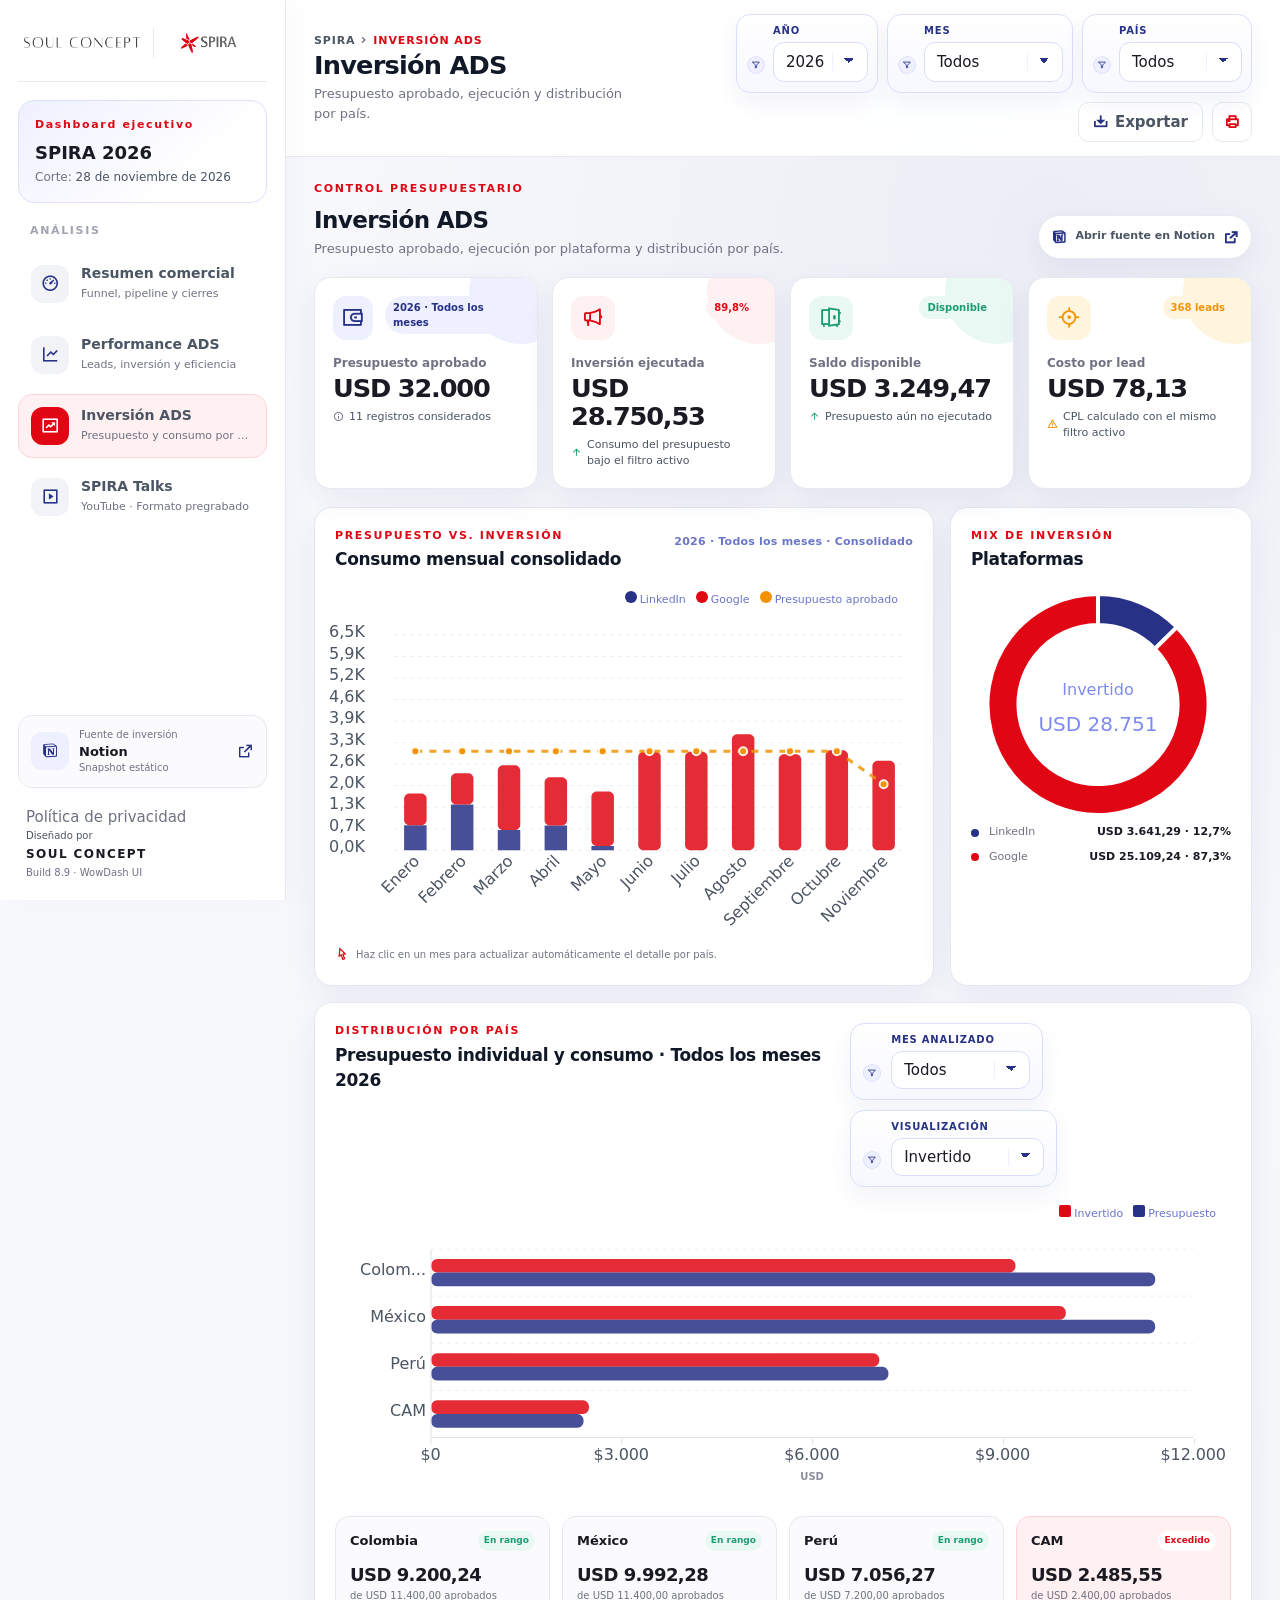
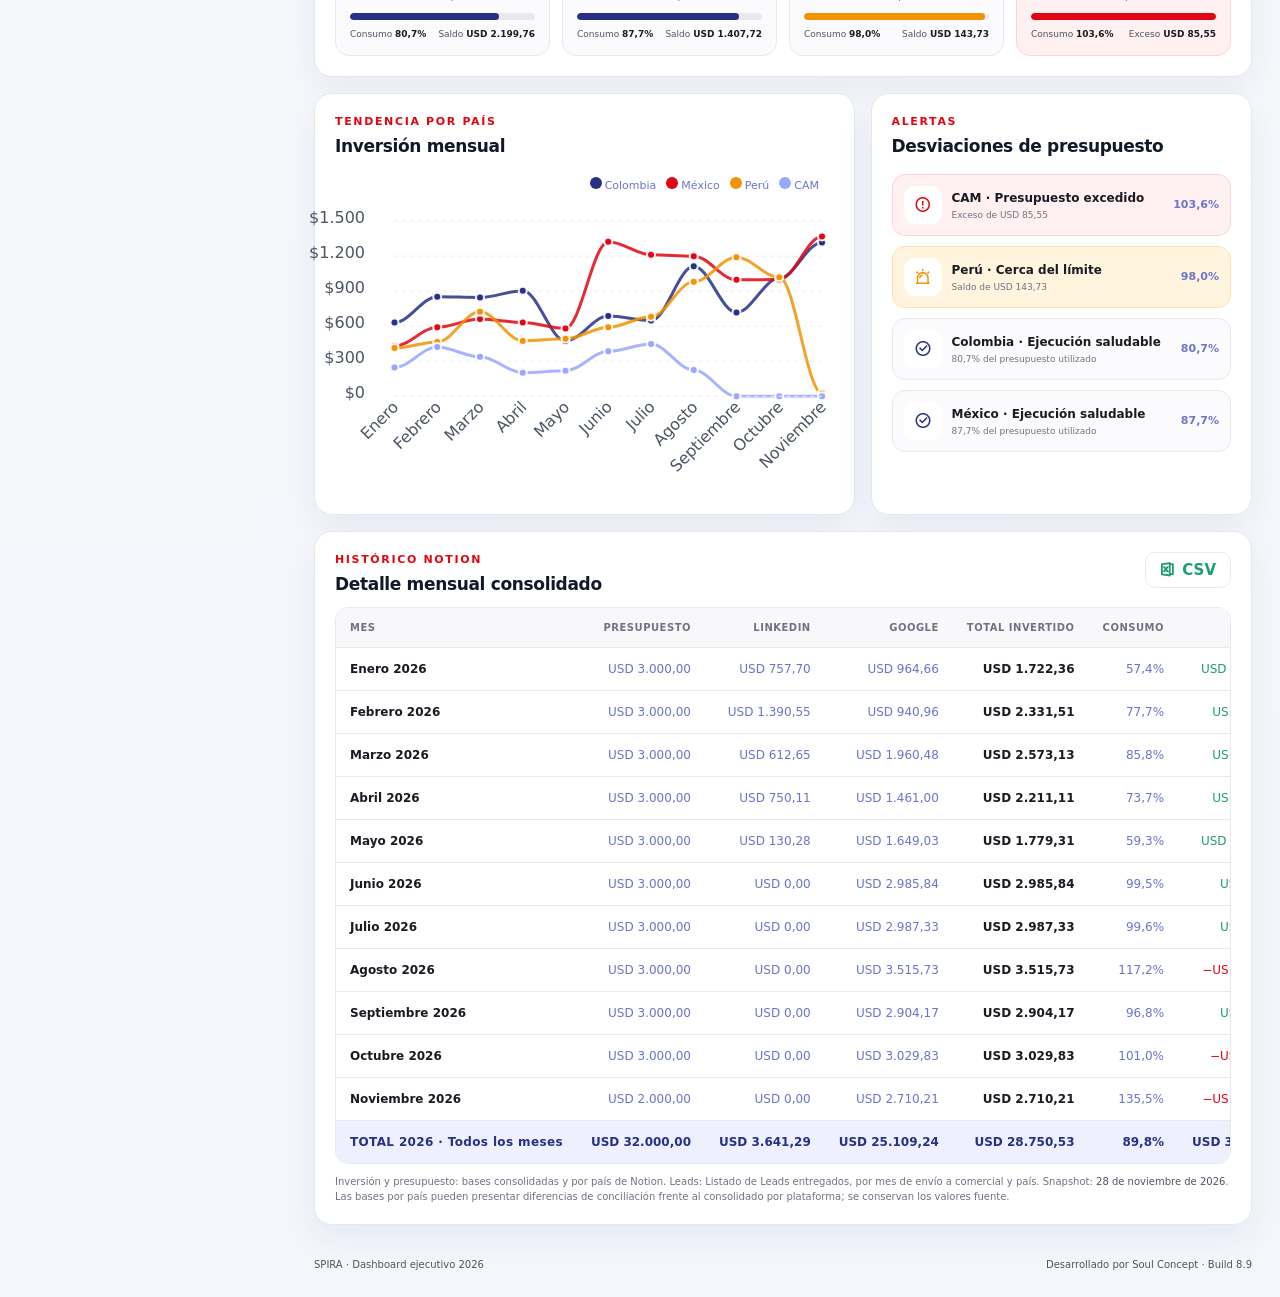
<file: inversion.html>
<!doctype html><html lang="es"><head><meta charset="utf-8"><meta name="viewport" content="width=device-width,initial-scale=1"><meta http-equiv="refresh" content="0;url=index.html?view=investment"><title>SPIRA | Inversión ADS</title></head><body><p><a href="index.html?view=investment">Abrir Inversión ADS</a></p><script>location.replace('index.html?view=investment')</script></body></html>
</file>
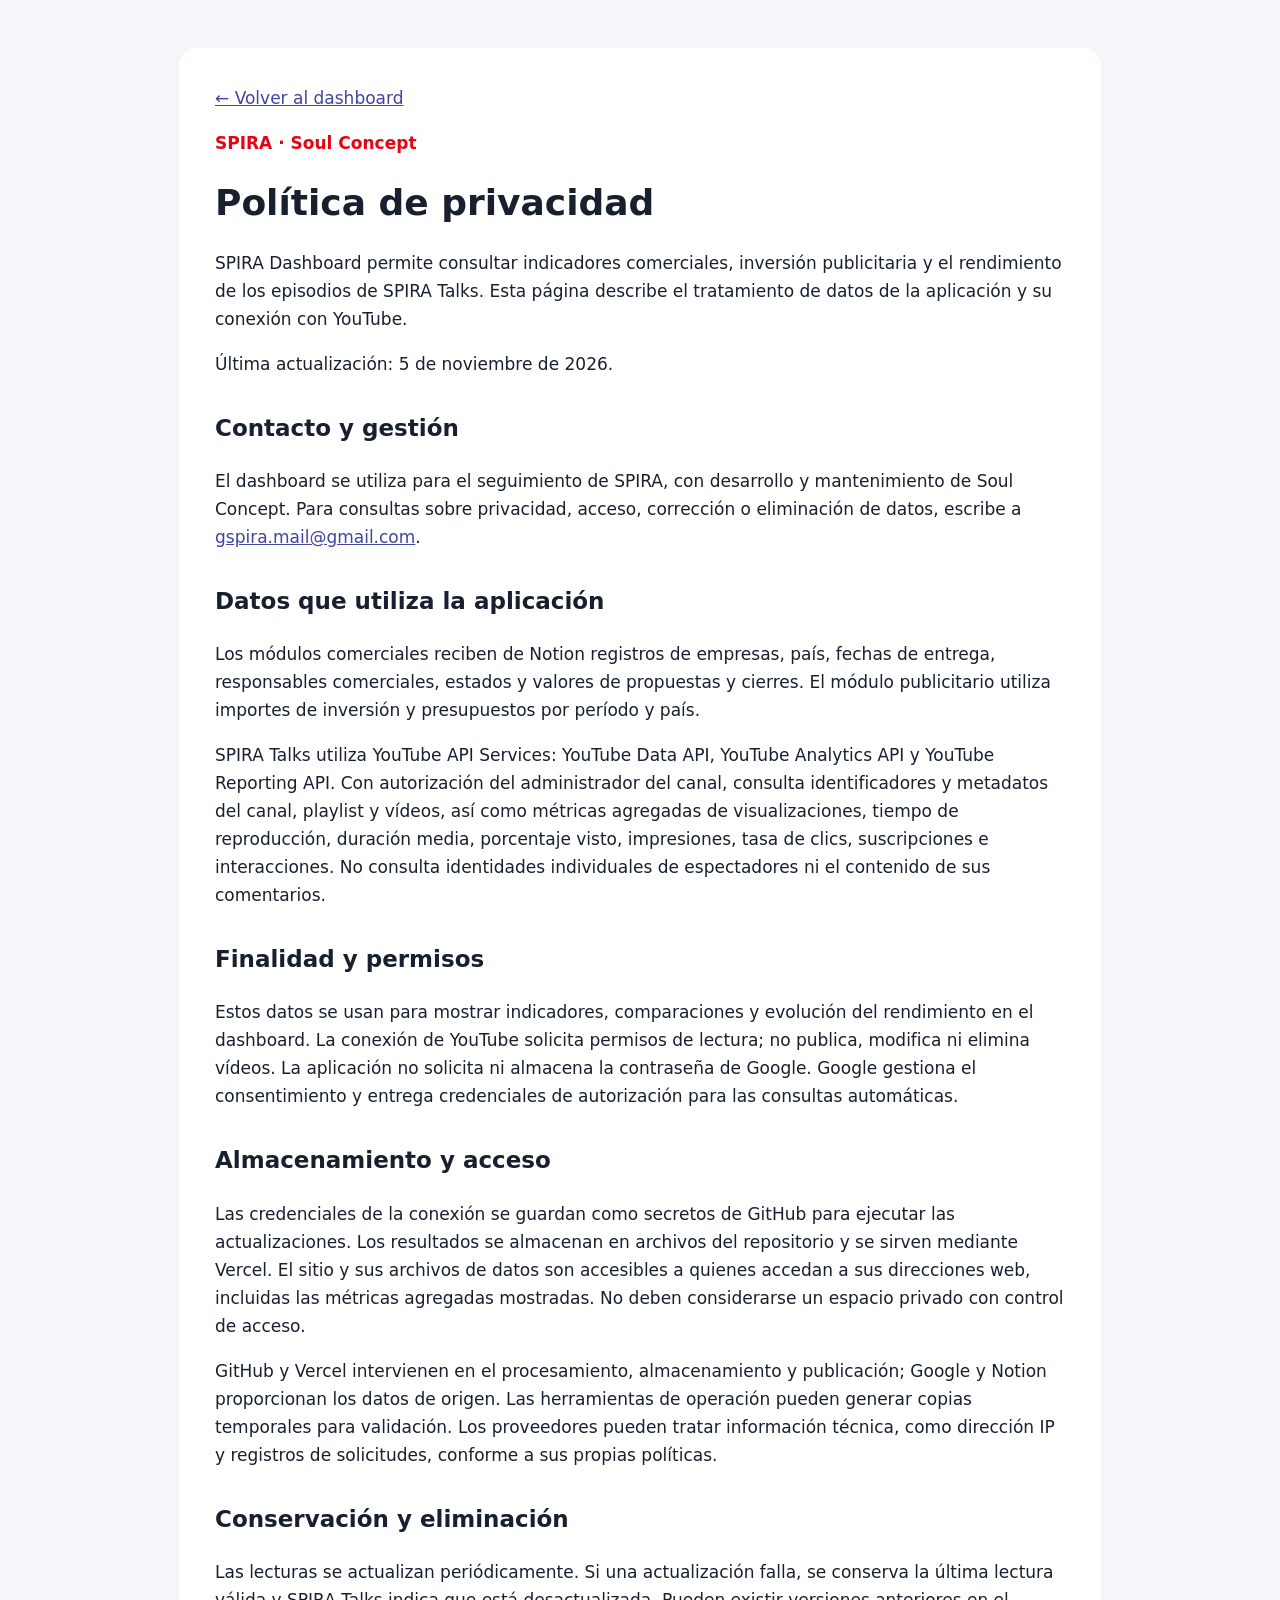
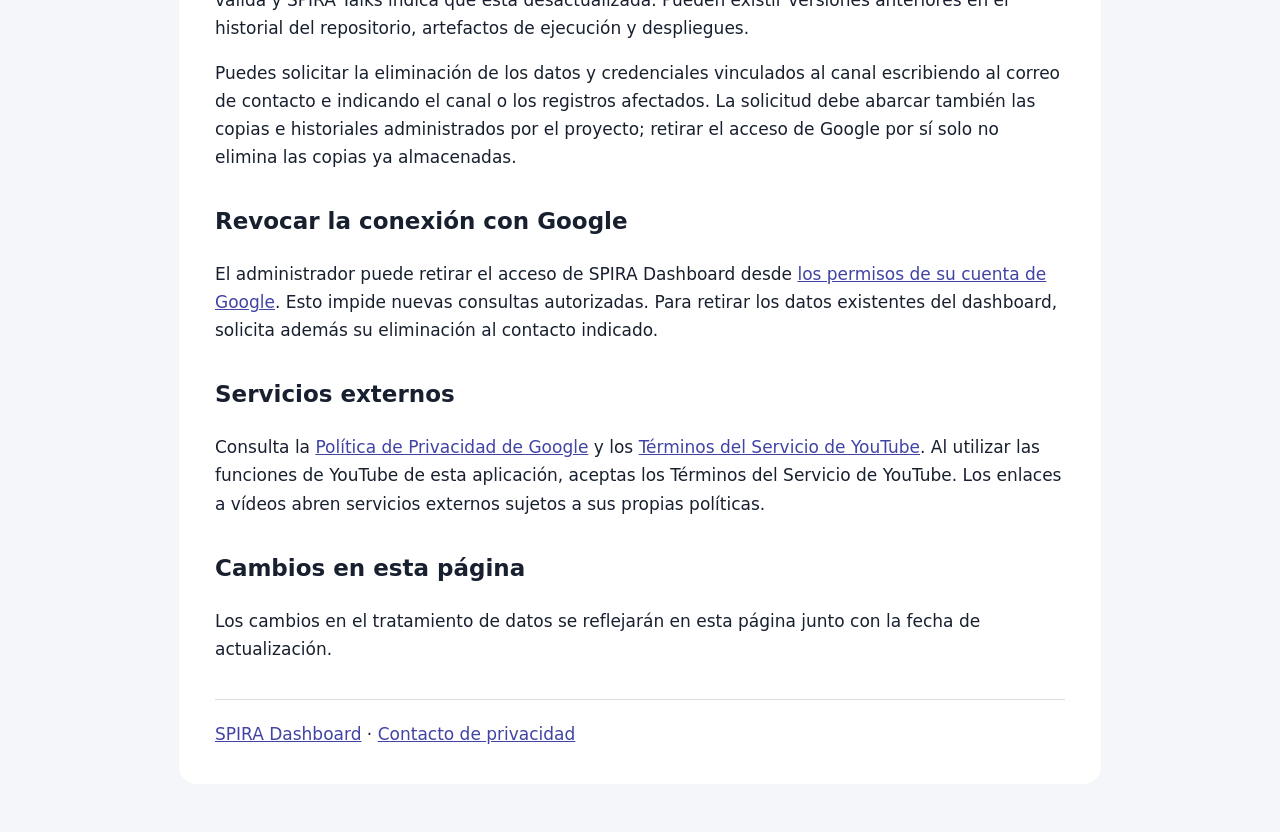
<file: privacy.html>
<!doctype html><html lang="es"><head><meta charset="utf-8"><meta name="viewport" content="width=device-width,initial-scale=1"><title>Privacidad | SPIRA Dashboard</title><style>body{margin:0;background:#f5f6fa;color:#182030;font:17px/1.65 system-ui,sans-serif}main{max-width:850px;margin:48px auto;padding:36px;background:white;border-radius:18px}a{color:#4144a4}h1{font-size:36px;line-height:1.2}h2{font-size:23px;margin-top:32px}.brand{color:#e10613;font-weight:700}footer{border-top:1px solid #ddd;margin-top:36px;padding-top:20px}@media(max-width:600px){main{margin:12px;padding:24px}h1{font-size:30px}}</style></head><body><main><a href="index.html">← Volver al dashboard</a><p class="brand">SPIRA · Soul Concept</p><h1>Política de privacidad</h1><p>SPIRA Dashboard permite consultar indicadores comerciales, inversión publicitaria y el rendimiento de los episodios de SPIRA Talks. Esta página describe el tratamiento de datos de la aplicación y su conexión con YouTube.</p><p>Última actualización: 5 de noviembre de 2026.</p><h2>Contacto y gestión</h2><p>El dashboard se utiliza para el seguimiento de SPIRA, con desarrollo y mantenimiento de Soul Concept. Para consultas sobre privacidad, acceso, corrección o eliminación de datos, escribe a <a href="mailto:gspira.mail@gmail.com">gspira.mail@gmail.com</a>.</p><h2>Datos que utiliza la aplicación</h2><p>Los módulos comerciales reciben de Notion registros de empresas, país, fechas de entrega, responsables comerciales, estados y valores de propuestas y cierres. El módulo publicitario utiliza importes de inversión y presupuestos por período y país.</p><p>SPIRA Talks utiliza YouTube API Services: YouTube Data API, YouTube Analytics API y YouTube Reporting API. Con autorización del administrador del canal, consulta identificadores y metadatos del canal, playlist y vídeos, así como métricas agregadas de visualizaciones, tiempo de reproducción, duración media, porcentaje visto, impresiones, tasa de clics, suscripciones e interacciones. No consulta identidades individuales de espectadores ni el contenido de sus comentarios.</p><h2>Finalidad y permisos</h2><p>Estos datos se usan para mostrar indicadores, comparaciones y evolución del rendimiento en el dashboard. La conexión de YouTube solicita permisos de lectura; no publica, modifica ni elimina vídeos. La aplicación no solicita ni almacena la contraseña de Google. Google gestiona el consentimiento y entrega credenciales de autorización para las consultas automáticas.</p><h2>Almacenamiento y acceso</h2><p>Las credenciales de la conexión se guardan como secretos de GitHub para ejecutar las actualizaciones. Los resultados se almacenan en archivos del repositorio y se sirven mediante Vercel. El sitio y sus archivos de datos son accesibles a quienes accedan a sus direcciones web, incluidas las métricas agregadas mostradas. No deben considerarse un espacio privado con control de acceso.</p><p>GitHub y Vercel intervienen en el procesamiento, almacenamiento y publicación; Google y Notion proporcionan los datos de origen. Las herramientas de operación pueden generar copias temporales para validación. Los proveedores pueden tratar información técnica, como dirección IP y registros de solicitudes, conforme a sus propias políticas.</p><h2>Conservación y eliminación</h2><p>Las lecturas se actualizan periódicamente. Si una actualización falla, se conserva la última lectura válida y SPIRA Talks indica que está desactualizada. Pueden existir versiones anteriores en el historial del repositorio, artefactos de ejecución y despliegues.</p><p>Puedes solicitar la eliminación de los datos y credenciales vinculados al canal escribiendo al correo de contacto e indicando el canal o los registros afectados. La solicitud debe abarcar también las copias e historiales administrados por el proyecto; retirar el acceso de Google por sí solo no elimina las copias ya almacenadas.</p><h2>Revocar la conexión con Google</h2><p>El administrador puede retirar el acceso de SPIRA Dashboard desde <a href="https://security.google.com/settings/security/permissions">los permisos de su cuenta de Google</a>. Esto impide nuevas consultas autorizadas. Para retirar los datos existentes del dashboard, solicita además su eliminación al contacto indicado.</p><h2>Servicios externos</h2><p>Consulta la <a href="https://policies.google.com/privacy">Política de Privacidad de Google</a> y los <a href="https://www.youtube.com/t/terms">Términos del Servicio de YouTube</a>. Al utilizar las funciones de YouTube de esta aplicación, aceptas los Términos del Servicio de YouTube. Los enlaces a vídeos abren servicios externos sujetos a sus propias políticas.</p><h2>Cambios en esta página</h2><p>Los cambios en el tratamiento de datos se reflejarán en esta página junto con la fecha de actualización.</p><footer><a href="index.html">SPIRA Dashboard</a> · <a href="mailto:gspira.mail@gmail.com">Contacto de privacidad</a></footer></main></body></html>
</file>
<file: assets/css/lib/apexcharts.css>
@keyframes opaque {
  0% {
      opacity: 0
  }

  to {
      opacity: 1
  }
}

@keyframes resizeanim {
  0%,to {
      opacity: 0
  }
}

.apexcharts-canvas {
  position: relative;
  user-select: none
}

.apexcharts-canvas ::-webkit-scrollbar {
  -webkit-appearance: none;
  width: 6px
}

.apexcharts-canvas ::-webkit-scrollbar-thumb {
  border-radius: 4px;
  background-color: rgba(0,0,0,.5);
  box-shadow: 0 0 1px rgba(255,255,255,.5);
  -webkit-box-shadow: 0 0 1px rgba(255,255,255,.5)
}

.apexcharts-inner {
  position: relative
}

.apexcharts-text tspan {
  font-family: inherit
}

.legend-mouseover-inactive {
  transition: .15s ease all;
  opacity: .2
}

.apexcharts-legend-text {
  padding-left: 15px;
  margin-left: -15px;
}

.apexcharts-series-collapsed {
  opacity: 0
}

.apexcharts-tooltip {
  border-radius: 5px;
  box-shadow: 2px 2px 6px -4px #999;
  cursor: default;
  font-size: 14px;
  left: 62px;
  opacity: 0;
  pointer-events: none;
  position: absolute;
  top: 20px;
  display: flex;
  flex-direction: column;
  overflow: hidden;
  white-space: nowrap;
  z-index: 12;
  transition: .15s ease all
}

.apexcharts-tooltip.apexcharts-active {
  opacity: 1;
  transition: .15s ease all
}

.apexcharts-tooltip.apexcharts-theme-light {
  border: 1px solid #e3e3e3;
  background: rgba(255,255,255,.96)
}

.apexcharts-tooltip.apexcharts-theme-dark {
  color: #fff;
  background: rgba(30,30,30,.8)
}

.apexcharts-tooltip * {
  font-family: inherit
}

.apexcharts-tooltip-title {
  padding: 6px;
  font-size: 15px;
  margin-bottom: 4px
}

.apexcharts-tooltip.apexcharts-theme-light .apexcharts-tooltip-title {
  background: #eceff1;
  border-bottom: 1px solid #ddd
}

.apexcharts-tooltip.apexcharts-theme-dark .apexcharts-tooltip-title {
  background: rgba(0,0,0,.7);
  border-bottom: 1px solid #333
}

.apexcharts-tooltip-text-goals-value,.apexcharts-tooltip-text-y-value,.apexcharts-tooltip-text-z-value {
  display: inline-block;
  margin-left: 5px;
  font-weight: 600
}

.apexcharts-tooltip-text-goals-label:empty,.apexcharts-tooltip-text-goals-value:empty,.apexcharts-tooltip-text-y-label:empty,.apexcharts-tooltip-text-y-value:empty,.apexcharts-tooltip-text-z-value:empty,.apexcharts-tooltip-title:empty {
  display: none
}

.apexcharts-tooltip-text-goals-label,.apexcharts-tooltip-text-goals-value {
  padding: 6px 0 5px
}

.apexcharts-tooltip-goals-group,.apexcharts-tooltip-text-goals-label,.apexcharts-tooltip-text-goals-value {
  display: flex
}

.apexcharts-tooltip-text-goals-label:not(:empty),.apexcharts-tooltip-text-goals-value:not(:empty) {
  margin-top: -6px
}

.apexcharts-tooltip-marker {
  width: 12px;
  height: 12px;
  position: relative;
  top: 0;
  margin-right: 10px;
  border-radius: 50%
}

.apexcharts-tooltip-series-group {
  padding: 0 10px;
  display: none;
  text-align: left;
  justify-content: left;
  align-items: center
}

.apexcharts-tooltip-series-group.apexcharts-active .apexcharts-tooltip-marker {
  opacity: 1
}

.apexcharts-tooltip-series-group.apexcharts-active,.apexcharts-tooltip-series-group:last-child {
  padding-bottom: 4px
}

.apexcharts-tooltip-series-group-hidden {
  opacity: 0;
  height: 0;
  line-height: 0;
  padding: 0!important
}

.apexcharts-tooltip-y-group {
  padding: 6px 0 5px
}

.apexcharts-custom-tooltip,.apexcharts-tooltip-box {
  padding: 4px 8px
}

.apexcharts-tooltip-boxPlot {
  display: flex;
  flex-direction: column-reverse
}

.apexcharts-tooltip-box>div {
  margin: 4px 0
}

.apexcharts-tooltip-box span.value {
  font-weight: 700
}

.apexcharts-tooltip-rangebar {
  padding: 5px 8px
}

.apexcharts-tooltip-rangebar .category {
  font-weight: 600;
  color: #777
}

.apexcharts-tooltip-rangebar .series-name {
  font-weight: 700;
  display: block;
  margin-bottom: 5px
}

.apexcharts-xaxistooltip,.apexcharts-yaxistooltip {
  opacity: 0;
  pointer-events: none;
  color: #373d3f;
  font-size: 13px;
  text-align: center;
  border-radius: 2px;
  position: absolute;
  z-index: 10;
  background: #eceff1;
  border: 1px solid #90a4ae
}

.apexcharts-xaxistooltip {
  padding: 9px 10px;
  transition: .15s ease all
}

.apexcharts-xaxistooltip.apexcharts-theme-dark {
  background: rgba(0,0,0,.7);
  border: 1px solid rgba(0,0,0,.5);
  color: #fff
}

.apexcharts-xaxistooltip:after,.apexcharts-xaxistooltip:before {
  left: 50%;
  border: solid transparent;
  content: " ";
  height: 0;
  width: 0;
  position: absolute;
  pointer-events: none
}

.apexcharts-xaxistooltip:after {
  border-color: transparent;
  border-width: 6px;
  margin-left: -6px
}

.apexcharts-xaxistooltip:before {
  border-color: transparent;
  border-width: 7px;
  margin-left: -7px
}

.apexcharts-xaxistooltip-bottom:after,.apexcharts-xaxistooltip-bottom:before {
  bottom: 100%
}

.apexcharts-xaxistooltip-top:after,.apexcharts-xaxistooltip-top:before {
  top: 100%
}

.apexcharts-xaxistooltip-bottom:after {
  border-bottom-color: #eceff1
}

.apexcharts-xaxistooltip-bottom:before {
  border-bottom-color: #90a4ae
}

.apexcharts-xaxistooltip-bottom.apexcharts-theme-dark:after,.apexcharts-xaxistooltip-bottom.apexcharts-theme-dark:before {
  border-bottom-color: rgba(0,0,0,.5)
}

.apexcharts-xaxistooltip-top:after {
  border-top-color: #eceff1
}

.apexcharts-xaxistooltip-top:before {
  border-top-color: #90a4ae
}

.apexcharts-xaxistooltip-top.apexcharts-theme-dark:after,.apexcharts-xaxistooltip-top.apexcharts-theme-dark:before {
  border-top-color: rgba(0,0,0,.5)
}

.apexcharts-xaxistooltip.apexcharts-active {
  opacity: 1;
  transition: .15s ease all
}

.apexcharts-yaxistooltip {
  padding: 4px 10px
}

.apexcharts-yaxistooltip.apexcharts-theme-dark {
  background: rgba(0,0,0,.7);
  border: 1px solid rgba(0,0,0,.5);
  color: #fff
}

.apexcharts-yaxistooltip:after,.apexcharts-yaxistooltip:before {
  top: 50%;
  border: solid transparent;
  content: " ";
  height: 0;
  width: 0;
  position: absolute;
  pointer-events: none
}

.apexcharts-yaxistooltip:after {
  border-color: transparent;
  border-width: 6px;
  margin-top: -6px
}

.apexcharts-yaxistooltip:before {
  border-color: transparent;
  border-width: 7px;
  margin-top: -7px
}

.apexcharts-yaxistooltip-left:after,.apexcharts-yaxistooltip-left:before {
  left: 100%
}

.apexcharts-yaxistooltip-right:after,.apexcharts-yaxistooltip-right:before {
  right: 100%
}

.apexcharts-yaxistooltip-left:after {
  border-left-color: #eceff1
}

.apexcharts-yaxistooltip-left:before {
  border-left-color: #90a4ae
}

.apexcharts-yaxistooltip-left.apexcharts-theme-dark:after,.apexcharts-yaxistooltip-left.apexcharts-theme-dark:before {
  border-left-color: rgba(0,0,0,.5)
}

.apexcharts-yaxistooltip-right:after {
  border-right-color: #eceff1
}

.apexcharts-yaxistooltip-right:before {
  border-right-color: #90a4ae
}

.apexcharts-yaxistooltip-right.apexcharts-theme-dark:after,.apexcharts-yaxistooltip-right.apexcharts-theme-dark:before {
  border-right-color: rgba(0,0,0,.5)
}

.apexcharts-yaxistooltip.apexcharts-active {
  opacity: 1
}

.apexcharts-yaxistooltip-hidden {
  display: none
}

.apexcharts-xcrosshairs,.apexcharts-ycrosshairs {
  pointer-events: none;
  opacity: 0;
  transition: .15s ease all
}

.apexcharts-xcrosshairs.apexcharts-active,.apexcharts-ycrosshairs.apexcharts-active {
  opacity: 1;
  transition: .15s ease all
}

.apexcharts-ycrosshairs-hidden {
  opacity: 0
}

.apexcharts-selection-rect {
  cursor: move
}

.svg_select_boundingRect,.svg_select_points_rot {
  pointer-events: none;
  opacity: 0;
  visibility: hidden
}

.apexcharts-selection-rect+g .svg_select_boundingRect,.apexcharts-selection-rect+g .svg_select_points_rot {
  opacity: 0;
  visibility: hidden
}

.apexcharts-selection-rect+g .svg_select_points_l,.apexcharts-selection-rect+g .svg_select_points_r {
  cursor: ew-resize;
  opacity: 1;
  visibility: visible
}

.svg_select_points {
  fill: #efefef;
  stroke: #333;
  rx: 2
}

.apexcharts-svg.apexcharts-zoomable.hovering-zoom {
  cursor: crosshair
}

.apexcharts-svg.apexcharts-zoomable.hovering-pan {
  cursor: move
}

.apexcharts-menu-icon,.apexcharts-pan-icon,.apexcharts-reset-icon,.apexcharts-selection-icon,.apexcharts-toolbar-custom-icon,.apexcharts-zoom-icon,.apexcharts-zoomin-icon,.apexcharts-zoomout-icon {
  cursor: pointer;
  width: 20px;
  height: 20px;
  line-height: 24px;
  color: #6e8192;
  text-align: center
}

.apexcharts-menu-icon svg,.apexcharts-reset-icon svg,.apexcharts-zoom-icon svg,.apexcharts-zoomin-icon svg,.apexcharts-zoomout-icon svg {
  fill: #6e8192
}

.apexcharts-selection-icon svg {
  fill: #444;
  transform: scale(.76)
}

.apexcharts-theme-dark .apexcharts-menu-icon svg,.apexcharts-theme-dark .apexcharts-pan-icon svg,.apexcharts-theme-dark .apexcharts-reset-icon svg,.apexcharts-theme-dark .apexcharts-selection-icon svg,.apexcharts-theme-dark .apexcharts-toolbar-custom-icon svg,.apexcharts-theme-dark .apexcharts-zoom-icon svg,.apexcharts-theme-dark .apexcharts-zoomin-icon svg,.apexcharts-theme-dark .apexcharts-zoomout-icon svg {
  fill: #f3f4f5
}

.apexcharts-canvas .apexcharts-reset-zoom-icon.apexcharts-selected svg,.apexcharts-canvas .apexcharts-selection-icon.apexcharts-selected svg,.apexcharts-canvas .apexcharts-zoom-icon.apexcharts-selected svg {
  fill: #008ffb
}

.apexcharts-theme-light .apexcharts-menu-icon:hover svg,.apexcharts-theme-light .apexcharts-reset-icon:hover svg,.apexcharts-theme-light .apexcharts-selection-icon:not(.apexcharts-selected):hover svg,.apexcharts-theme-light .apexcharts-zoom-icon:not(.apexcharts-selected):hover svg,.apexcharts-theme-light .apexcharts-zoomin-icon:hover svg,.apexcharts-theme-light .apexcharts-zoomout-icon:hover svg {
  fill: #333
}

.apexcharts-menu-icon,.apexcharts-selection-icon {
  position: relative
}

.apexcharts-reset-icon {
  margin-left: 5px
}

.apexcharts-menu-icon,.apexcharts-reset-icon,.apexcharts-zoom-icon {
  transform: scale(.85)
}

.apexcharts-zoomin-icon,.apexcharts-zoomout-icon {
  transform: scale(.7)
}

.apexcharts-zoomout-icon {
  margin-right: 3px
}

.apexcharts-pan-icon {
  transform: scale(.62);
  position: relative;
  left: 1px;
  top: 0
}

.apexcharts-pan-icon svg {
  fill: #fff;
  stroke: #6e8192;
  stroke-width: 2
}

.apexcharts-pan-icon.apexcharts-selected svg {
  stroke: #008ffb
}

.apexcharts-pan-icon:not(.apexcharts-selected):hover svg {
  stroke: #333
}

.apexcharts-toolbar {
  position: absolute;
  z-index: 11;
  max-width: 176px;
  text-align: right;
  border-radius: 3px;
  padding: 0 6px 2px;
  display: flex;
  justify-content: space-between;
  align-items: center
}

.apexcharts-menu {
  background: #fff;
  position: absolute;
  top: 100%;
  border: 1px solid #ddd;
  border-radius: 3px;
  padding: 3px;
  right: 10px;
  opacity: 0;
  min-width: 110px;
  transition: .15s ease all;
  pointer-events: none
}

.apexcharts-menu.apexcharts-menu-open {
  opacity: 1;
  pointer-events: all;
  transition: .15s ease all
}

.apexcharts-menu-item {
  padding: 6px 7px;
  font-size: 12px;
  cursor: pointer;
}

.apexcharts-theme-light .apexcharts-menu-item:hover {
  background: #eee
}

.apexcharts-theme-dark .apexcharts-menu {
  background: rgba(0,0,0,.7);
  color: #fff
}

@media screen and (min-width:768px) {
  .apexcharts-canvas:hover .apexcharts-toolbar {
      opacity: 1
  }
}

.apexcharts-canvas .apexcharts-element-hidden,.apexcharts-datalabel.apexcharts-element-hidden,.apexcharts-hide .apexcharts-series-points {
  opacity: 0
}

.apexcharts-hidden-element-shown {
  opacity: 1;
  transition: 0.25s ease all;
}
.apexcharts-datalabel,.apexcharts-datalabel-label,.apexcharts-datalabel-value,.apexcharts-datalabels,.apexcharts-pie-label {
  cursor: default;
  pointer-events: none
}

.apexcharts-pie-label-delay {
  opacity: 0;
  animation-name: opaque;
  animation-duration: .3s;
  animation-fill-mode: forwards;
  animation-timing-function: ease
}

.apexcharts-annotation-rect,.apexcharts-area-series .apexcharts-area,.apexcharts-area-series .apexcharts-series-markers .apexcharts-marker.no-pointer-events,.apexcharts-gridline,.apexcharts-line,.apexcharts-line-series .apexcharts-series-markers .apexcharts-marker.no-pointer-events,.apexcharts-point-annotation-label,.apexcharts-radar-series path,.apexcharts-radar-series polygon,.apexcharts-toolbar svg,.apexcharts-tooltip .apexcharts-marker,.apexcharts-xaxis-annotation-label,.apexcharts-yaxis-annotation-label,.apexcharts-zoom-rect {
  pointer-events: none
}

.apexcharts-marker {
  transition: .15s ease all
}

.resize-triggers {
  animation: 1ms resizeanim;
  visibility: hidden;
  opacity: 0;
  height: 100%;
  width: 100%;
  overflow: hidden
}

.contract-trigger:before,.resize-triggers,.resize-triggers>div {
  content: " ";
  display: block;
  position: absolute;
  top: 0;
  left: 0
}

.resize-triggers>div {
  height: 100%;
  width: 100%;
  background: #eee;
  overflow: auto
}

.contract-trigger:before {
  overflow: hidden;
  width: 200%;
  height: 200%
}
</file>
<file: assets/css/wowdash.css>
@charset "UTF-8";
*, ::before, ::after{
  --tw-border-spacing-x: 0;
  --tw-border-spacing-y: 0;
  --tw-translate-x: 0;
  --tw-translate-y: 0;
  --tw-rotate: 0;
  --tw-skew-x: 0;
  --tw-skew-y: 0;
  --tw-scale-x: 1;
  --tw-scale-y: 1;
  --tw-pan-x:  ;
  --tw-pan-y:  ;
  --tw-pinch-zoom:  ;
  --tw-scroll-snap-strictness: proximity;
  --tw-gradient-from-position:  ;
  --tw-gradient-via-position:  ;
  --tw-gradient-to-position:  ;
  --tw-ordinal:  ;
  --tw-slashed-zero:  ;
  --tw-numeric-figure:  ;
  --tw-numeric-spacing:  ;
  --tw-numeric-fraction:  ;
  --tw-ring-inset:  ;
  --tw-ring-offset-width: 0px;
  --tw-ring-offset-color: #fff;
  --tw-ring-color: rgb(63 131 248 / 0.5);
  --tw-ring-offset-shadow: 0 0 #0000;
  --tw-ring-shadow: 0 0 #0000;
  --tw-shadow: 0 0 #0000;
  --tw-shadow-colored: 0 0 #0000;
  --tw-blur:  ;
  --tw-brightness:  ;
  --tw-contrast:  ;
  --tw-grayscale:  ;
  --tw-hue-rotate:  ;
  --tw-invert:  ;
  --tw-saturate:  ;
  --tw-sepia:  ;
  --tw-drop-shadow:  ;
  --tw-backdrop-blur:  ;
  --tw-backdrop-brightness:  ;
  --tw-backdrop-contrast:  ;
  --tw-backdrop-grayscale:  ;
  --tw-backdrop-hue-rotate:  ;
  --tw-backdrop-invert:  ;
  --tw-backdrop-opacity:  ;
  --tw-backdrop-saturate:  ;
  --tw-backdrop-sepia:  ;
  --tw-contain-size:  ;
  --tw-contain-layout:  ;
  --tw-contain-paint:  ;
  --tw-contain-style:  ;
}
::backdrop{
  --tw-border-spacing-x: 0;
  --tw-border-spacing-y: 0;
  --tw-translate-x: 0;
  --tw-translate-y: 0;
  --tw-rotate: 0;
  --tw-skew-x: 0;
  --tw-skew-y: 0;
  --tw-scale-x: 1;
  --tw-scale-y: 1;
  --tw-pan-x:  ;
  --tw-pan-y:  ;
  --tw-pinch-zoom:  ;
  --tw-scroll-snap-strictness: proximity;
  --tw-gradient-from-position:  ;
  --tw-gradient-via-position:  ;
  --tw-gradient-to-position:  ;
  --tw-ordinal:  ;
  --tw-slashed-zero:  ;
  --tw-numeric-figure:  ;
  --tw-numeric-spacing:  ;
  --tw-numeric-fraction:  ;
  --tw-ring-inset:  ;
  --tw-ring-offset-width: 0px;
  --tw-ring-offset-color: #fff;
  --tw-ring-color: rgb(63 131 248 / 0.5);
  --tw-ring-offset-shadow: 0 0 #0000;
  --tw-ring-shadow: 0 0 #0000;
  --tw-shadow: 0 0 #0000;
  --tw-shadow-colored: 0 0 #0000;
  --tw-blur:  ;
  --tw-brightness:  ;
  --tw-contrast:  ;
  --tw-grayscale:  ;
  --tw-hue-rotate:  ;
  --tw-invert:  ;
  --tw-saturate:  ;
  --tw-sepia:  ;
  --tw-drop-shadow:  ;
  --tw-backdrop-blur:  ;
  --tw-backdrop-brightness:  ;
  --tw-backdrop-contrast:  ;
  --tw-backdrop-grayscale:  ;
  --tw-backdrop-hue-rotate:  ;
  --tw-backdrop-invert:  ;
  --tw-backdrop-opacity:  ;
  --tw-backdrop-saturate:  ;
  --tw-backdrop-sepia:  ;
  --tw-contain-size:  ;
  --tw-contain-layout:  ;
  --tw-contain-paint:  ;
  --tw-contain-style:  ;
}
/*
! tailwindcss v3.4.12 | MIT License | https://tailwindcss.com
*/
/*
1. Prevent padding and border from affecting element width. (https://github.com/mozdevs/cssremedy/issues/4)
2. Allow adding a border to an element by just adding a border-width. (https://github.com/tailwindcss/tailwindcss/pull/116)
*/
*,
::before,
::after {
  box-sizing: border-box; /* 1 */
  border-width: 0; /* 2 */
  border-style: solid; /* 2 */
  border-color: #E5E7EB; /* 2 */
}
::before,
::after {
  --tw-content: '';
}
/*
1. Use a consistent sensible line-height in all browsers.
2. Prevent adjustments of font size after orientation changes in iOS.
3. Use a more readable tab size.
4. Use the user's configured `sans` font-family by default.
5. Use the user's configured `sans` font-feature-settings by default.
6. Use the user's configured `sans` font-variation-settings by default.
7. Disable tap highlights on iOS
*/
html,
:host {
  line-height: 1.5; /* 1 */
  -webkit-text-size-adjust: 100%; /* 2 */
  -moz-tab-size: 4; /* 3 */
  -o-tab-size: 4;
     tab-size: 4; /* 3 */
  font-family: Inter, sans-serif; /* 4 */
  font-feature-settings: normal; /* 5 */
  font-variation-settings: normal; /* 6 */
  -webkit-tap-highlight-color: transparent; /* 7 */
}
/*
1. Remove the margin in all browsers.
2. Inherit line-height from `html` so users can set them as a class directly on the `html` element.
*/
body {
  margin: 0; /* 1 */
  line-height: inherit; /* 2 */
}
/*
1. Add the correct height in Firefox.
2. Correct the inheritance of border color in Firefox. (https://bugzilla.mozilla.org/show_bug.cgi?id=190655)
3. Ensure horizontal rules are visible by default.
*/
hr {
  height: 0; /* 1 */
  color: inherit; /* 2 */
  border-top-width: 1px; /* 3 */
}
/*
Add the correct text decoration in Chrome, Edge, and Safari.
*/
abbr:where([title]) {
  -webkit-text-decoration: underline dotted;
          text-decoration: underline dotted;
}
/*
Remove the default font size and weight for headings.
*/
h1,
h2,
h3,
h4,
h5,
h6 {
  font-size: inherit;
  font-weight: inherit;
}
/*
Reset links to optimize for opt-in styling instead of opt-out.
*/
a {
  color: inherit;
  text-decoration: inherit;
}
/*
Add the correct font weight in Edge and Safari.
*/
b,
strong {
  font-weight: bolder;
}
/*
1. Use the user's configured `mono` font-family by default.
2. Use the user's configured `mono` font-feature-settings by default.
3. Use the user's configured `mono` font-variation-settings by default.
4. Correct the odd `em` font sizing in all browsers.
*/
code,
kbd,
samp,
pre {
  font-family: ui-monospace, SFMono-Regular, Menlo, Monaco, Consolas, "Liberation Mono", "Courier New", monospace; /* 1 */
  font-feature-settings: normal; /* 2 */
  font-variation-settings: normal; /* 3 */
  font-size: 1em; /* 4 */
}
/*
Add the correct font size in all browsers.
*/
small {
  font-size: 80%;
}
/*
Prevent `sub` and `sup` elements from affecting the line height in all browsers.
*/
sub,
sup {
  font-size: 75%;
  line-height: 0;
  position: relative;
  vertical-align: baseline;
}
sub {
  bottom: -0.25em;
}
sup {
  top: -0.5em;
}
/*
1. Remove text indentation from table contents in Chrome and Safari. (https://bugs.chromium.org/p/chromium/issues/detail?id=999088, https://bugs.webkit.org/show_bug.cgi?id=201297)
2. Correct table border color inheritance in all Chrome and Safari. (https://bugs.chromium.org/p/chromium/issues/detail?id=935729, https://bugs.webkit.org/show_bug.cgi?id=195016)
3. Remove gaps between table borders by default.
*/
table {
  text-indent: 0; /* 1 */
  border-color: inherit; /* 2 */
  border-collapse: collapse; /* 3 */
}
/*
1. Change the font styles in all browsers.
2. Remove the margin in Firefox and Safari.
3. Remove default padding in all browsers.
*/
button,
input,
optgroup,
select,
textarea {
  font-family: inherit; /* 1 */
  font-feature-settings: inherit; /* 1 */
  font-variation-settings: inherit; /* 1 */
  font-size: 100%; /* 1 */
  font-weight: inherit; /* 1 */
  line-height: inherit; /* 1 */
  letter-spacing: inherit; /* 1 */
  color: inherit; /* 1 */
  margin: 0; /* 2 */
  padding: 0; /* 3 */
}
/*
Remove the inheritance of text transform in Edge and Firefox.
*/
button,
select {
  text-transform: none;
}
/*
1. Correct the inability to style clickable types in iOS and Safari.
2. Remove default button styles.
*/
button,
input:where([type='button']),
input:where([type='reset']),
input:where([type='submit']) {
  -webkit-appearance: button; /* 1 */
  background-color: transparent; /* 2 */
  background-image: none; /* 2 */
}
/*
Use the modern Firefox focus style for all focusable elements.
*/
:-moz-focusring {
  outline: auto;
}
/*
Remove the additional `:invalid` styles in Firefox. (https://github.com/mozilla/gecko-dev/blob/2f9eacd9d3d995c937b4251a5557d95d494c9be1/layout/style/res/forms.css#L728-L737)
*/
:-moz-ui-invalid {
  box-shadow: none;
}
/*
Add the correct vertical alignment in Chrome and Firefox.
*/
progress {
  vertical-align: baseline;
}
/*
Correct the cursor style of increment and decrement buttons in Safari.
*/
::-webkit-inner-spin-button,
::-webkit-outer-spin-button {
  height: auto;
}
/*
1. Correct the odd appearance in Chrome and Safari.
2. Correct the outline style in Safari.
*/
[type='search'] {
  -webkit-appearance: textfield; /* 1 */
  outline-offset: -2px; /* 2 */
}
/*
Remove the inner padding in Chrome and Safari on macOS.
*/
::-webkit-search-decoration {
  -webkit-appearance: none;
}
/*
1. Correct the inability to style clickable types in iOS and Safari.
2. Change font properties to `inherit` in Safari.
*/
::-webkit-file-upload-button {
  -webkit-appearance: button; /* 1 */
  font: inherit; /* 2 */
}
/*
Add the correct display in Chrome and Safari.
*/
summary {
  display: list-item;
}
/*
Removes the default spacing and border for appropriate elements.
*/
blockquote,
dl,
dd,
h1,
h2,
h3,
h4,
h5,
h6,
hr,
figure,
p,
pre {
  margin: 0;
}
fieldset {
  margin: 0;
  padding: 0;
}
legend {
  padding: 0;
}
ol,
ul,
menu {
  list-style: none;
  margin: 0;
  padding: 0;
}
/*
Reset default styling for dialogs.
*/
dialog {
  padding: 0;
}
/*
Prevent resizing textareas horizontally by default.
*/
textarea {
  resize: vertical;
}
/*
1. Reset the default placeholder opacity in Firefox. (https://github.com/tailwindlabs/tailwindcss/issues/3300)
2. Set the default placeholder color to the user's configured gray 400 color.
*/
input::-moz-placeholder, textarea::-moz-placeholder {
  opacity: 1; /* 1 */
  color: #9CA3AF; /* 2 */
}
input::placeholder,
textarea::placeholder {
  opacity: 1; /* 1 */
  color: #9CA3AF; /* 2 */
}
/*
Set the default cursor for buttons.
*/
button,
[role="button"] {
  cursor: pointer;
}
/*
Make sure disabled buttons don't get the pointer cursor.
*/
:disabled {
  cursor: default;
}
/*
1. Make replaced elements `display: block` by default. (https://github.com/mozdevs/cssremedy/issues/14)
2. Add `vertical-align: middle` to align replaced elements more sensibly by default. (https://github.com/jensimmons/cssremedy/issues/14#issuecomment-634934210)
   This can trigger a poorly considered lint error in some tools but is included by design.
*/
img,
svg,
video,
canvas,
audio,
iframe,
embed,
object {
  display: block; /* 1 */
  vertical-align: middle; /* 2 */
}
/*
Constrain images and videos to the parent width and preserve their intrinsic aspect ratio. (https://github.com/mozdevs/cssremedy/issues/14)
*/
img,
video {
  max-width: 100%;
  height: auto;
}
/* Make elements with the HTML hidden attribute stay hidden by default */
[hidden] {
  display: none;
}
.tooltip-arrow,.tooltip-arrow:before{
  position: absolute;
  width: 8px;
  height: 8px;
  background: inherit;
}
.tooltip-arrow{
  visibility: hidden;
}
.tooltip-arrow:before{
  content: "";
  visibility: visible;
  transform: rotate(45deg);
}
[data-tooltip-style^='light'] + .tooltip > .tooltip-arrow:before{
  border-style: solid;
  border-color: #e5e7eb;
}
[data-tooltip-style^='light'] + .tooltip[data-popper-placement^='top'] > .tooltip-arrow:before{
  border-bottom-width: 1px;
  border-right-width: 1px;
}
[data-tooltip-style^='light'] + .tooltip[data-popper-placement^='right'] > .tooltip-arrow:before{
  border-bottom-width: 1px;
  border-left-width: 1px;
}
[data-tooltip-style^='light'] + .tooltip[data-popper-placement^='bottom'] > .tooltip-arrow:before{
  border-top-width: 1px;
  border-left-width: 1px;
}
[data-tooltip-style^='light'] + .tooltip[data-popper-placement^='left'] > .tooltip-arrow:before{
  border-top-width: 1px;
  border-right-width: 1px;
}
.tooltip[data-popper-placement^='top'] > .tooltip-arrow{
  bottom: -4px;
}
.tooltip[data-popper-placement^='bottom'] > .tooltip-arrow{
  top: -4px;
}
.tooltip[data-popper-placement^='left'] > .tooltip-arrow{
  right: -4px;
}
.tooltip[data-popper-placement^='right'] > .tooltip-arrow{
  left: -4px;
}
.tooltip.invisible > .tooltip-arrow:before{
  visibility: hidden;
}
[data-popper-arrow],[data-popper-arrow]:before{
  position: absolute;
  width: 8px;
  height: 8px;
  background: inherit;
}
[data-popper-arrow]{
  visibility: hidden;
}
[data-popper-arrow]:before{
  content: "";
  visibility: visible;
  transform: rotate(45deg);
}
[data-popper-arrow]:after{
  content: "";
  visibility: visible;
  transform: rotate(45deg);
  position: absolute;
  width: 9px;
  height: 9px;
  background: inherit;
}
[role="tooltip"] > [data-popper-arrow]:before{
  border-style: solid;
  border-color: #e5e7eb;
}
.dark [role="tooltip"] > [data-popper-arrow]:before{
  border-style: solid;
  border-color: #4b5563;
}
[role="tooltip"] > [data-popper-arrow]:after{
  border-style: solid;
  border-color: #e5e7eb;
}
.dark [role="tooltip"] > [data-popper-arrow]:after{
  border-style: solid;
  border-color: #4b5563;
}
[data-popover][role="tooltip"][data-popper-placement^='top'] > [data-popper-arrow]:before{
  border-bottom-width: 1px;
  border-right-width: 1px;
}
[data-popover][role="tooltip"][data-popper-placement^='top'] > [data-popper-arrow]:after{
  border-bottom-width: 1px;
  border-right-width: 1px;
}
[data-popover][role="tooltip"][data-popper-placement^='right'] > [data-popper-arrow]:before{
  border-bottom-width: 1px;
  border-left-width: 1px;
}
[data-popover][role="tooltip"][data-popper-placement^='right'] > [data-popper-arrow]:after{
  border-bottom-width: 1px;
  border-left-width: 1px;
}
[data-popover][role="tooltip"][data-popper-placement^='bottom'] > [data-popper-arrow]:before{
  border-top-width: 1px;
  border-left-width: 1px;
}
[data-popover][role="tooltip"][data-popper-placement^='bottom'] > [data-popper-arrow]:after{
  border-top-width: 1px;
  border-left-width: 1px;
}
[data-popover][role="tooltip"][data-popper-placement^='left'] > [data-popper-arrow]:before{
  border-top-width: 1px;
  border-right-width: 1px;
}
[data-popover][role="tooltip"][data-popper-placement^='left'] > [data-popper-arrow]:after{
  border-top-width: 1px;
  border-right-width: 1px;
}
[data-popover][role="tooltip"][data-popper-placement^='top'] > [data-popper-arrow]{
  bottom: -5px;
}
[data-popover][role="tooltip"][data-popper-placement^='bottom'] > [data-popper-arrow]{
  top: -5px;
}
[data-popover][role="tooltip"][data-popper-placement^='left'] > [data-popper-arrow]{
  right: -5px;
}
[data-popover][role="tooltip"][data-popper-placement^='right'] > [data-popper-arrow]{
  left: -5px;
}
[role="tooltip"].invisible > [data-popper-arrow]:before{
  visibility: hidden;
}
[role="tooltip"].invisible > [data-popper-arrow]:after{
  visibility: hidden;
}
[type='text'],[type='email'],[type='url'],[type='password'],[type='number'],[type='date'],[type='datetime-local'],[type='month'],[type='search'],[type='tel'],[type='time'],[type='week'],[multiple],textarea,select{
  -webkit-appearance: none;
     -moz-appearance: none;
          appearance: none;
  background-color: #fff;
  border-color: #6B7280;
  border-width: 1px;
  border-radius: 0px;
  padding-top: 0.5rem;
  padding-right: 0.75rem;
  padding-bottom: 0.5rem;
  padding-left: 0.75rem;
  font-size: 1rem;
  line-height: 1.5rem;
  --tw-shadow: 0 0 #0000;
}
[type='text']:focus, [type='email']:focus, [type='url']:focus, [type='password']:focus, [type='number']:focus, [type='date']:focus, [type='datetime-local']:focus, [type='month']:focus, [type='search']:focus, [type='tel']:focus, [type='time']:focus, [type='week']:focus, [multiple]:focus, textarea:focus, select:focus{
  outline: 2px solid transparent;
  outline-offset: 2px;
  --tw-ring-inset: var(--tw-empty,/*!*/ /*!*/);
  --tw-ring-offset-width: 0px;
  --tw-ring-offset-color: #fff;
  --tw-ring-color: #1C64F2;
  --tw-ring-offset-shadow: var(--tw-ring-inset) 0 0 0 var(--tw-ring-offset-width) var(--tw-ring-offset-color);
  --tw-ring-shadow: var(--tw-ring-inset) 0 0 0 calc(1px + var(--tw-ring-offset-width)) var(--tw-ring-color);
  box-shadow: var(--tw-ring-offset-shadow), var(--tw-ring-shadow), var(--tw-shadow);
  border-color: #1C64F2;
}
input::-moz-placeholder, textarea::-moz-placeholder{
  color: #6B7280;
  opacity: 1;
}
input::placeholder,textarea::placeholder{
  color: #6B7280;
  opacity: 1;
}
::-webkit-datetime-edit-fields-wrapper{
  padding: 0;
}
input[type="time"]::-webkit-calendar-picker-indicator{
  background: none;
}
select:not([size]){
  background-image: url("data:image/svg+xml,%3csvg aria-hidden='true' xmlns='http://www.w3.org/2000/svg' fill='none' viewBox='0 0 10 6'%3e %3cpath stroke='%236B7280' stroke-linecap='round' stroke-linejoin='round' stroke-width='2' d='m1 1 4 4 4-4'/%3e %3c/svg%3e");
  background-position: right 0.75rem center;
  background-repeat: no-repeat;
  background-size: 0.75em 0.75em;
  padding-right: 2.5rem;
  -webkit-print-color-adjust: exact;
          print-color-adjust: exact;
}
:is([dir=rtl]) select:not([size]){
  background-position: left 0.75rem center;
  padding-right: 0.75rem;
  padding-left: 0;
}
[multiple]{
  background-image: initial;
  background-position: initial;
  background-repeat: unset;
  background-size: initial;
  padding-right: 0.75rem;
  -webkit-print-color-adjust: unset;
          print-color-adjust: unset;
}
[type='checkbox'],[type='radio']{
  -webkit-appearance: none;
     -moz-appearance: none;
          appearance: none;
  padding: 0;
  -webkit-print-color-adjust: exact;
          print-color-adjust: exact;
  display: inline-block;
  vertical-align: middle;
  background-origin: border-box;
  -webkit-user-select: none;
     -moz-user-select: none;
          user-select: none;
  flex-shrink: 0;
  height: 1rem;
  width: 1rem;
  color: #1C64F2;
  background-color: #fff;
  border-color: #6B7280;
  border-width: 1px;
  --tw-shadow: 0 0 #0000;
}
[type='checkbox']{
  border-radius: 0px;
}
[type='radio']{
  border-radius: 100%;
}
[type='checkbox']:focus,[type='radio']:focus{
  outline: 2px solid transparent;
  outline-offset: 2px;
  --tw-ring-inset: var(--tw-empty,/*!*/ /*!*/);
  --tw-ring-offset-width: 2px;
  --tw-ring-offset-color: #fff;
  --tw-ring-color: #1C64F2;
  --tw-ring-offset-shadow: var(--tw-ring-inset) 0 0 0 var(--tw-ring-offset-width) var(--tw-ring-offset-color);
  --tw-ring-shadow: var(--tw-ring-inset) 0 0 0 calc(2px + var(--tw-ring-offset-width)) var(--tw-ring-color);
  box-shadow: var(--tw-ring-offset-shadow), var(--tw-ring-shadow), var(--tw-shadow);
}
[type='checkbox']:checked,[type='radio']:checked,.dark [type='checkbox']:checked,.dark [type='radio']:checked{
  border-color: transparent;
  background-color: currentColor;
  background-size: 0.55em 0.55em;
  background-position: center;
  background-repeat: no-repeat;
}
[type='checkbox']:checked{
  background-image: url("data:image/svg+xml,%3csvg aria-hidden='true' xmlns='http://www.w3.org/2000/svg' fill='none' viewBox='0 0 16 12'%3e %3cpath stroke='white' stroke-linecap='round' stroke-linejoin='round' stroke-width='3' d='M1 5.917 5.724 10.5 15 1.5'/%3e %3c/svg%3e");
  background-repeat: no-repeat;
  background-size: 0.55em 0.55em;
  -webkit-print-color-adjust: exact;
          print-color-adjust: exact;
}
[type='radio']:checked{
  background-image: url("data:image/svg+xml,%3csvg viewBox='0 0 16 16' fill='white' xmlns='http://www.w3.org/2000/svg'%3e%3ccircle cx='8' cy='8' r='3'/%3e%3c/svg%3e");
  background-size: 1em 1em;
}
.dark [type='radio']:checked{
  background-image: url("data:image/svg+xml,%3csvg viewBox='0 0 16 16' fill='white' xmlns='http://www.w3.org/2000/svg'%3e%3ccircle cx='8' cy='8' r='3'/%3e%3c/svg%3e");
  background-size: 1em 1em;
}
[type='checkbox']:indeterminate{
  background-image: url("data:image/svg+xml,%3csvg aria-hidden='true' xmlns='http://www.w3.org/2000/svg' fill='none' viewBox='0 0 16 12'%3e %3cpath stroke='white' stroke-linecap='round' stroke-linejoin='round' stroke-width='3' d='M0.5 6h14'/%3e %3c/svg%3e");
  background-color: currentColor;
  border-color: transparent;
  background-position: center;
  background-repeat: no-repeat;
  background-size: 0.55em 0.55em;
  -webkit-print-color-adjust: exact;
          print-color-adjust: exact;
}
[type='checkbox']:indeterminate:hover,[type='checkbox']:indeterminate:focus{
  border-color: transparent;
  background-color: currentColor;
}
[type='file']{
  background: unset;
  border-color: inherit;
  border-width: 0;
  border-radius: 0;
  padding: 0;
  font-size: unset;
  line-height: inherit;
}
[type='file']:focus{
  outline: 1px auto inherit;
}
input[type=file]::file-selector-button{
  color: white;
  background: #1F2937;
  border: 0;
  font-weight: 500;
  font-size: 0.875rem;
  cursor: pointer;
  padding-top: 0.625rem;
  padding-bottom: 0.625rem;
  padding-left: 2rem;
  padding-right: 1rem;
  margin-inline-start: -1rem;
  margin-inline-end: 1rem;
}
input[type=file]::file-selector-button:hover{
  background: #374151;
}
:is([dir=rtl]) input[type=file]::file-selector-button{
  padding-right: 2rem;
  padding-left: 1rem;
}
.dark input[type=file]::file-selector-button{
  color: white;
  background: #4B5563;
}
.dark input[type=file]::file-selector-button:hover{
  background: #6B7280;
}
input[type="range"]::-webkit-slider-thumb{
  height: 1.25rem;
  width: 1.25rem;
  background: #1C64F2;
  border-radius: 9999px;
  border: 0;
  appearance: none;
  -moz-appearance: none;
  -webkit-appearance: none;
  cursor: pointer;
}
input[type="range"]:disabled::-webkit-slider-thumb{
  background: #9CA3AF;
}
.dark input[type="range"]:disabled::-webkit-slider-thumb{
  background: #6B7280;
}
input[type="range"]:focus::-webkit-slider-thumb{
  outline: 2px solid transparent;
  outline-offset: 2px;
  --tw-ring-offset-shadow: var(--tw-ring-inset) 0 0 0 var(--tw-ring-offset-width) var(--tw-ring-offset-color);
  --tw-ring-shadow: var(--tw-ring-inset) 0 0 0 calc(4px + var(--tw-ring-offset-width)) var(--tw-ring-color);
  box-shadow: var(--tw-ring-offset-shadow), var(--tw-ring-shadow), var(--tw-shadow, 0 0 #0000);
  --tw-ring-opacity: 1px;
  --tw-ring-color: rgb(164 202 254 / var(--tw-ring-opacity));
}
input[type="range"]::-moz-range-thumb{
  height: 1.25rem;
  width: 1.25rem;
  background: #1C64F2;
  border-radius: 9999px;
  border: 0;
  appearance: none;
  -moz-appearance: none;
  -webkit-appearance: none;
  cursor: pointer;
}
input[type="range"]:disabled::-moz-range-thumb{
  background: #9CA3AF;
}
.dark input[type="range"]:disabled::-moz-range-thumb{
  background: #6B7280;
}
input[type="range"]::-moz-range-progress{
  background: #3F83F8;
}
input[type="range"]::-ms-fill-lower{
  background: #3F83F8;
}
.toggle-bg:after{
  content: "";
  position: absolute;
  top: 0.125rem;
  left: 0.125rem;
  background: white;
  border-color: #D1D5DB;
  border-width: 1px;
  border-radius: 9999px;
  height: 1.25rem;
  width: 1.25rem;
  transition-property: background-color,border-color,color,fill,stroke,opacity,box-shadow,transform,filter,backdrop-filter,-webkit-backdrop-filter;
  transition-duration: .15s;
  box-shadow: var(--tw-ring-inset) 0 0 0 calc(0px + var(--tw-ring-offset-width)) var(--tw-ring-color);
}
input:checked + .toggle-bg:after{
  transform: translateX(100%);;
  border-color: white;
}
input:checked + .toggle-bg{
  background: #1C64F2;
  border-color: #1C64F2;
}
.tooltip-arrow,.tooltip-arrow:before{
  position: absolute;
  width: 8px;
  height: 8px;
  background: inherit;
}
.tooltip-arrow{
  visibility: hidden;
}
.tooltip-arrow:before{
  content: "";
  visibility: visible;
  transform: rotate(45deg);
}
[data-tooltip-style^='light'] + .tooltip > .tooltip-arrow:before{
  border-style: solid;
  border-color: #e5e7eb;
}
[data-tooltip-style^='light'] + .tooltip[data-popper-placement^='top'] > .tooltip-arrow:before{
  border-bottom-width: 1px;
  border-right-width: 1px;
}
[data-tooltip-style^='light'] + .tooltip[data-popper-placement^='right'] > .tooltip-arrow:before{
  border-bottom-width: 1px;
  border-left-width: 1px;
}
[data-tooltip-style^='light'] + .tooltip[data-popper-placement^='bottom'] > .tooltip-arrow:before{
  border-top-width: 1px;
  border-left-width: 1px;
}
[data-tooltip-style^='light'] + .tooltip[data-popper-placement^='left'] > .tooltip-arrow:before{
  border-top-width: 1px;
  border-right-width: 1px;
}
.tooltip[data-popper-placement^='top'] > .tooltip-arrow{
  bottom: -4px;
}
.tooltip[data-popper-placement^='bottom'] > .tooltip-arrow{
  top: -4px;
}
.tooltip[data-popper-placement^='left'] > .tooltip-arrow{
  right: -4px;
}
.tooltip[data-popper-placement^='right'] > .tooltip-arrow{
  left: -4px;
}
.tooltip.invisible > .tooltip-arrow:before{
  visibility: hidden;
}
[data-popper-arrow],[data-popper-arrow]:before{
  position: absolute;
  width: 8px;
  height: 8px;
  background: inherit;
}
[data-popper-arrow]{
  visibility: hidden;
}
[data-popper-arrow]:before{
  content: "";
  visibility: visible;
  transform: rotate(45deg);
}
[data-popper-arrow]:after{
  content: "";
  visibility: visible;
  transform: rotate(45deg);
  position: absolute;
  width: 9px;
  height: 9px;
  background: inherit;
}
[role="tooltip"] > [data-popper-arrow]:before{
  border-style: solid;
  border-color: #e5e7eb;
}
.dark [role="tooltip"] > [data-popper-arrow]:before{
  border-style: solid;
  border-color: #4b5563;
}
[role="tooltip"] > [data-popper-arrow]:after{
  border-style: solid;
  border-color: #e5e7eb;
}
.dark [role="tooltip"] > [data-popper-arrow]:after{
  border-style: solid;
  border-color: #4b5563;
}
[data-popover][role="tooltip"][data-popper-placement^='top'] > [data-popper-arrow]:before{
  border-bottom-width: 1px;
  border-right-width: 1px;
}
[data-popover][role="tooltip"][data-popper-placement^='top'] > [data-popper-arrow]:after{
  border-bottom-width: 1px;
  border-right-width: 1px;
}
[data-popover][role="tooltip"][data-popper-placement^='right'] > [data-popper-arrow]:before{
  border-bottom-width: 1px;
  border-left-width: 1px;
}
[data-popover][role="tooltip"][data-popper-placement^='right'] > [data-popper-arrow]:after{
  border-bottom-width: 1px;
  border-left-width: 1px;
}
[data-popover][role="tooltip"][data-popper-placement^='bottom'] > [data-popper-arrow]:before{
  border-top-width: 1px;
  border-left-width: 1px;
}
[data-popover][role="tooltip"][data-popper-placement^='bottom'] > [data-popper-arrow]:after{
  border-top-width: 1px;
  border-left-width: 1px;
}
[data-popover][role="tooltip"][data-popper-placement^='left'] > [data-popper-arrow]:before{
  border-top-width: 1px;
  border-right-width: 1px;
}
[data-popover][role="tooltip"][data-popper-placement^='left'] > [data-popper-arrow]:after{
  border-top-width: 1px;
  border-right-width: 1px;
}
[data-popover][role="tooltip"][data-popper-placement^='top'] > [data-popper-arrow]{
  bottom: -5px;
}
[data-popover][role="tooltip"][data-popper-placement^='bottom'] > [data-popper-arrow]{
  top: -5px;
}
[data-popover][role="tooltip"][data-popper-placement^='left'] > [data-popper-arrow]{
  right: -5px;
}
[data-popover][role="tooltip"][data-popper-placement^='right'] > [data-popper-arrow]{
  left: -5px;
}
[role="tooltip"].invisible > [data-popper-arrow]:before{
  visibility: hidden;
}
[role="tooltip"].invisible > [data-popper-arrow]:after{
  visibility: hidden;
}
[type='text'],[type='email'],[type='url'],[type='password'],[type='number'],[type='date'],[type='datetime-local'],[type='month'],[type='search'],[type='tel'],[type='time'],[type='week'],[multiple],textarea,select{
  -webkit-appearance: none;
     -moz-appearance: none;
          appearance: none;
  background-color: #fff;
  border-color: #6B7280;
  border-width: 1px;
  border-radius: 0px;
  padding-top: 0.5rem;
  padding-right: 0.75rem;
  padding-bottom: 0.5rem;
  padding-left: 0.75rem;
  font-size: 1rem;
  line-height: 1.5rem;
  --tw-shadow: 0 0 #0000;
}
[type='text']:focus, [type='email']:focus, [type='url']:focus, [type='password']:focus, [type='number']:focus, [type='date']:focus, [type='datetime-local']:focus, [type='month']:focus, [type='search']:focus, [type='tel']:focus, [type='time']:focus, [type='week']:focus, [multiple]:focus, textarea:focus, select:focus{
  outline: 2px solid transparent;
  outline-offset: 2px;
  --tw-ring-inset: var(--tw-empty,/*!*/ /*!*/);
  --tw-ring-offset-width: 0px;
  --tw-ring-offset-color: #fff;
  --tw-ring-color: #1C64F2;
  --tw-ring-offset-shadow: var(--tw-ring-inset) 0 0 0 var(--tw-ring-offset-width) var(--tw-ring-offset-color);
  --tw-ring-shadow: var(--tw-ring-inset) 0 0 0 calc(1px + var(--tw-ring-offset-width)) var(--tw-ring-color);
  box-shadow: var(--tw-ring-offset-shadow), var(--tw-ring-shadow), var(--tw-shadow);
  border-color: #1C64F2;
}
input::-moz-placeholder, textarea::-moz-placeholder{
  color: #6B7280;
  opacity: 1;
}
input::placeholder,textarea::placeholder{
  color: #6B7280;
  opacity: 1;
}
::-webkit-datetime-edit-fields-wrapper{
  padding: 0;
}
input[type="time"]::-webkit-calendar-picker-indicator{
  background: none;
}
select:not([size]){
  background-image: url("data:image/svg+xml,%3csvg aria-hidden='true' xmlns='http://www.w3.org/2000/svg' fill='none' viewBox='0 0 10 6'%3e %3cpath stroke='%236B7280' stroke-linecap='round' stroke-linejoin='round' stroke-width='2' d='m1 1 4 4 4-4'/%3e %3c/svg%3e");
  background-position: right 0.75rem center;
  background-repeat: no-repeat;
  background-size: 0.75em 0.75em;
  padding-right: 2.5rem;
  -webkit-print-color-adjust: exact;
          print-color-adjust: exact;
}
:is([dir=rtl]) select:not([size]){
  background-position: left 0.75rem center;
  padding-right: 0.75rem;
  padding-left: 0;
}
[multiple]{
  background-image: initial;
  background-position: initial;
  background-repeat: unset;
  background-size: initial;
  padding-right: 0.75rem;
  -webkit-print-color-adjust: unset;
          print-color-adjust: unset;
}
[type='checkbox'],[type='radio']{
  -webkit-appearance: none;
     -moz-appearance: none;
          appearance: none;
  padding: 0;
  -webkit-print-color-adjust: exact;
          print-color-adjust: exact;
  display: inline-block;
  vertical-align: middle;
  background-origin: border-box;
  -webkit-user-select: none;
     -moz-user-select: none;
          user-select: none;
  flex-shrink: 0;
  height: 1rem;
  width: 1rem;
  color: #1C64F2;
  background-color: #fff;
  border-color: #6B7280;
  border-width: 1px;
  --tw-shadow: 0 0 #0000;
}
[type='checkbox']{
  border-radius: 0px;
}
[type='radio']{
  border-radius: 100%;
}
[type='checkbox']:focus,[type='radio']:focus{
  outline: 2px solid transparent;
  outline-offset: 2px;
  --tw-ring-inset: var(--tw-empty,/*!*/ /*!*/);
  --tw-ring-offset-width: 2px;
  --tw-ring-offset-color: #fff;
  --tw-ring-color: #1C64F2;
  --tw-ring-offset-shadow: var(--tw-ring-inset) 0 0 0 var(--tw-ring-offset-width) var(--tw-ring-offset-color);
  --tw-ring-shadow: var(--tw-ring-inset) 0 0 0 calc(2px + var(--tw-ring-offset-width)) var(--tw-ring-color);
  box-shadow: var(--tw-ring-offset-shadow), var(--tw-ring-shadow), var(--tw-shadow);
}
[type='checkbox']:checked,[type='radio']:checked,.dark [type='checkbox']:checked,.dark [type='radio']:checked{
  border-color: transparent;
  background-color: currentColor;
  background-size: 0.55em 0.55em;
  background-position: center;
  background-repeat: no-repeat;
}
[type='checkbox']:checked{
  background-image: url("data:image/svg+xml,%3csvg aria-hidden='true' xmlns='http://www.w3.org/2000/svg' fill='none' viewBox='0 0 16 12'%3e %3cpath stroke='white' stroke-linecap='round' stroke-linejoin='round' stroke-width='3' d='M1 5.917 5.724 10.5 15 1.5'/%3e %3c/svg%3e");
  background-repeat: no-repeat;
  background-size: 0.55em 0.55em;
  -webkit-print-color-adjust: exact;
          print-color-adjust: exact;
}
[type='radio']:checked{
  background-image: url("data:image/svg+xml,%3csvg viewBox='0 0 16 16' fill='white' xmlns='http://www.w3.org/2000/svg'%3e%3ccircle cx='8' cy='8' r='3'/%3e%3c/svg%3e");
  background-size: 1em 1em;
}
.dark [type='radio']:checked{
  background-image: url("data:image/svg+xml,%3csvg viewBox='0 0 16 16' fill='white' xmlns='http://www.w3.org/2000/svg'%3e%3ccircle cx='8' cy='8' r='3'/%3e%3c/svg%3e");
  background-size: 1em 1em;
}
[type='checkbox']:indeterminate{
  background-image: url("data:image/svg+xml,%3csvg aria-hidden='true' xmlns='http://www.w3.org/2000/svg' fill='none' viewBox='0 0 16 12'%3e %3cpath stroke='white' stroke-linecap='round' stroke-linejoin='round' stroke-width='3' d='M0.5 6h14'/%3e %3c/svg%3e");
  background-color: currentColor;
  border-color: transparent;
  background-position: center;
  background-repeat: no-repeat;
  background-size: 0.55em 0.55em;
  -webkit-print-color-adjust: exact;
          print-color-adjust: exact;
}
[type='checkbox']:indeterminate:hover,[type='checkbox']:indeterminate:focus{
  border-color: transparent;
  background-color: currentColor;
}
[type='file']{
  background: unset;
  border-color: inherit;
  border-width: 0;
  border-radius: 0;
  padding: 0;
  font-size: unset;
  line-height: inherit;
}
[type='file']:focus{
  outline: 1px auto inherit;
}
input[type=file]::file-selector-button{
  color: white;
  background: #1F2937;
  border: 0;
  font-weight: 500;
  font-size: 0.875rem;
  cursor: pointer;
  padding-top: 0.625rem;
  padding-bottom: 0.625rem;
  padding-left: 2rem;
  padding-right: 1rem;
  margin-inline-start: -1rem;
  margin-inline-end: 1rem;
}
input[type=file]::file-selector-button:hover{
  background: #374151;
}
:is([dir=rtl]) input[type=file]::file-selector-button{
  padding-right: 2rem;
  padding-left: 1rem;
}
.dark input[type=file]::file-selector-button{
  color: white;
  background: #4B5563;
}
.dark input[type=file]::file-selector-button:hover{
  background: #6B7280;
}
input[type="range"]::-webkit-slider-thumb{
  height: 1.25rem;
  width: 1.25rem;
  background: #1C64F2;
  border-radius: 9999px;
  border: 0;
  appearance: none;
  -moz-appearance: none;
  -webkit-appearance: none;
  cursor: pointer;
}
input[type="range"]:disabled::-webkit-slider-thumb{
  background: #9CA3AF;
}
.dark input[type="range"]:disabled::-webkit-slider-thumb{
  background: #6B7280;
}
input[type="range"]:focus::-webkit-slider-thumb{
  outline: 2px solid transparent;
  outline-offset: 2px;
  --tw-ring-offset-shadow: var(--tw-ring-inset) 0 0 0 var(--tw-ring-offset-width) var(--tw-ring-offset-color);
  --tw-ring-shadow: var(--tw-ring-inset) 0 0 0 calc(4px + var(--tw-ring-offset-width)) var(--tw-ring-color);
  box-shadow: var(--tw-ring-offset-shadow), var(--tw-ring-shadow), var(--tw-shadow, 0 0 #0000);
  --tw-ring-opacity: 1px;
  --tw-ring-color: rgb(164 202 254 / var(--tw-ring-opacity));
}
input[type="range"]::-moz-range-thumb{
  height: 1.25rem;
  width: 1.25rem;
  background: #1C64F2;
  border-radius: 9999px;
  border: 0;
  appearance: none;
  -moz-appearance: none;
  -webkit-appearance: none;
  cursor: pointer;
}
input[type="range"]:disabled::-moz-range-thumb{
  background: #9CA3AF;
}
.dark input[type="range"]:disabled::-moz-range-thumb{
  background: #6B7280;
}
input[type="range"]::-moz-range-progress{
  background: #3F83F8;
}
input[type="range"]::-ms-fill-lower{
  background: #3F83F8;
}
.toggle-bg:after{
  content: "";
  position: absolute;
  top: 0.125rem;
  left: 0.125rem;
  background: white;
  border-color: #D1D5DB;
  border-width: 1px;
  border-radius: 9999px;
  height: 1.25rem;
  width: 1.25rem;
  transition-property: background-color,border-color,color,fill,stroke,opacity,box-shadow,transform,filter,backdrop-filter,-webkit-backdrop-filter;
  transition-duration: .15s;
  box-shadow: var(--tw-ring-inset) 0 0 0 calc(0px + var(--tw-ring-offset-width)) var(--tw-ring-color);
}
input:checked + .toggle-bg:after{
  transform: translateX(100%);;
  border-color: white;
}
input:checked + .toggle-bg{
  background: #1C64F2;
  border-color: #1C64F2;
}
.container{
  width: 100%;
  margin-right: auto;
  margin-left: auto;
}
@media (min-width: 425px){
  .container{
    max-width: 425px;
  }
}
@media (min-width: 576px){
  .container{
    max-width: 576px;
  }
}
@media (min-width: 768px){
  .container{
    max-width: 768px;
  }
}
@media (min-width: 992px){
  .container{
    max-width: 992px;
  }
}
@media (min-width: 1200px){
  .container{
    max-width: 1200px;
  }
}
@media (min-width: 1400px){
  .container{
    max-width: 1400px;
  }
}
@media (min-width: 1650px){
  .container{
    max-width: 1650px;
  }
}
.datatable-wrapper{
  width: 100%;
}
.datatable-wrapper .datatable-top{
  display: flex;
  justify-content: space-between;
  flex-direction: column-reverse;
  align-items: start;
  gap: 1rem;
  margin-bottom: 1rem;
}
.datatable-wrapper .datatable-search .datatable-input, .datatable-wrapper .datatable-input{
  color: #111827;
  font-size: 0.875rem;
  border: 1px solid #D1D5DB;
  border-radius: 0.5rem;
  background-color: #F9FAFB;
  min-width: 16rem;
}
.dark .datatable-wrapper .datatable-search .datatable-input, .dark .datatable-wrapper .datatable-input{
  color: white;
  background-color: #1F2937;
  border: 1px solid #374151;
}
.datatable-wrapper thead th .datatable-input{
  background-color: white;
  font-weight: 400;
  color: #111827;
  padding-top: .35rem;
  padding-bottom: .35rem;
  min-width: 0;
}
.dark .datatable-wrapper thead th .datatable-input{
  background-color: #374151;
  border-color: #4B5563;
  color: white;
}
.datatable-wrapper .datatable-top .datatable-dropdown{
  color: #6B7280;
  font-size: 0.875rem;
}
.dark .datatable-wrapper .datatable-top .datatable-dropdown{
  color: #9CA3AF;
}
.datatable-wrapper .datatable-top .datatable-dropdown .datatable-selector{
  background-color: #F9FAFB;
  color: #111827;
  font-size: 0.875rem;
  border: 1px solid #D1D5DB;
  border-radius: 0.5rem;
  margin-right: 0.25rem;
  min-width: 4rem;
}
.dark .datatable-wrapper .datatable-top .datatable-dropdown .datatable-selector{
  background-color: #1F2937;
  border: 1px solid #374151;
  color: white;
}
.datatable-wrapper .datatable-container thead tr.search-filtering-row th{
  padding-top: 0;
}
.datatable-wrapper .datatable-search .datatable-input:focus{
  border-color: #1C64F2;
}
.datatable-wrapper .datatable-container{
  overflow-x: auto;
}
.datatable-wrapper .datatable-table{
  width: 100%;
  font-size: 0.875rem;
  color: #6B7280;
  text-align: left;
}
.dark .datatable-wrapper .datatable-table{
  color: #9CA3AF;
}
.datatable-wrapper .datatable-table thead{
  font-size: 0.75rem;
  color: #6B7280;
  background-color: #F9FAFB;
}
.dark .datatable-wrapper .datatable-table thead{
  color: #9CA3AF;
  background-color: #1F2937;
}
.datatable-wrapper .datatable-table thead th{
  white-space: nowrap;
}
.datatable-wrapper .datatable-table thead th, .datatable-wrapper .datatable-table tbody th, .datatable-wrapper .datatable-table tbody td{
  width: auto !important;
  padding-top: 0.75rem;
  padding-bottom: 0.75rem;
  padding-left: 1.5rem;
  padding-right: 1.5rem;
}
.datatable-wrapper .datatable-table thead th .datatable-sorter, .datatable-wrapper .datatable-table thead th{
  text-transform: uppercase;
}
.datatable-wrapper .datatable-table thead th .datatable-sorter:hover, .datatable-wrapper .datatable-table thead th.datatable-ascending .datatable-sorter, .datatable-wrapper .datatable-table thead th.datatable-descending .datatable-sorter{
  color: #111827;
}
.dark .datatable-wrapper .datatable-table thead th .datatable-sorter:hover, .dark .datatable-wrapper .datatable-table thead th.datatable-ascending .datatable-sorter, .dark .datatable-wrapper .datatable-table thead th.datatable-descending .datatable-sorter{
  color: white;
}
.datatable-wrapper .datatable-table tbody tr.selected{
  background-color: #F3F4F6;
}
.dark .datatable-wrapper .datatable-table tbody tr.selected{
  background-color: #374151;
}
.datatable-wrapper .datatable-table tbody tr{
  border-bottom: 1px solid #E5E7EB;
}
.dark .datatable-wrapper .datatable-table tbody tr{
  border-bottom: 1px solid #374151;
}
.datatable-wrapper .datatable-table .datatable-empty{
  text-align: center;
}
.datatable-wrapper .datatable-bottom{
  display: flex;
  flex-direction: column;
  justify-content: space-between;
  align-items: start;
  margin-top: 1rem;
  gap: 1rem;
}
.datatable-wrapper .datatable-bottom .datatable-info{
  color: #6B7280;
  font-size: 0.875rem;
}
.dark .datatable-wrapper .datatable-bottom .datatable-info{
  color: #9CA3AF;
}
.datatable-wrapper .datatable-bottom .datatable-pagination .datatable-pagination-list{
  display: flex;
  align-items: center;
  height: 2rem;
  font-size: 0.875rem;
}
.datatable-wrapper .datatable-bottom .datatable-pagination .datatable-pagination-list-item-link{
  display: flex;
  align-items: center;
  color: #6B7280;
  font-weight: 500;
  padding-left: 0.75rem;
  padding-right: 0.75rem;
  height: 2rem;
  font-size: 0.875rem;
  border-top: 1px solid #D1D5DB;
  border-bottom: 1px solid #D1D5DB;
  border-right: 1px solid #D1D5DB;
}
.dark .datatable-wrapper .datatable-bottom .datatable-pagination .datatable-pagination-list-item-link{
  color: #9CA3AF;
  border-color: #374151;
}
.datatable-wrapper .datatable-bottom .datatable-pagination .datatable-pagination-list-item:first-of-type, .datatable-wrapper .datatable-bottom .datatable-pagination .datatable-pagination-list-item:last-of-type{
  position: relative;
}
.datatable-wrapper .datatable-bottom .datatable-pagination .datatable-pagination-list-item:first-of-type .datatable-pagination-list-item-link, .datatable-wrapper .datatable-bottom .datatable-pagination .datatable-pagination-list-item:last-of-type .datatable-pagination-list-item-link{
  color: transparent;
}
.dark .datatable-wrapper .datatable-bottom .datatable-pagination .datatable-pagination-list-item:first-of-type .datatable-pagination-list-item-link, .dark .datatable-wrapper .datatable-bottom .datatable-pagination .datatable-pagination-list-item:last-of-type .datatable-pagination-list-item-link{
  color: transparent;
}
.datatable-wrapper .datatable-bottom .datatable-pagination .datatable-pagination-list-item:first-of-type .datatable-pagination-list-item-link::after{
  content: url("data:image/svg+xml,%3csvg aria-hidden='true' xmlns='http://www.w3.org/2000/svg' width='20' height='20' fill='none' viewBox='0 0 24 24'%3e %3cpath stroke='%236B7280' stroke-linecap='round' stroke-linejoin='round' stroke-width='2' d='m14 8-4 4 4 4'/%3e %3c/svg%3e");
  position: absolute;
  top: 50%;
  left: 50%;
  width: 1.3rem;
  height: 1.3rem;
  transform: translate(-50%, -50%);
}
.datatable-wrapper .datatable-bottom .datatable-pagination .datatable-pagination-list-item:first-of-type .datatable-pagination-list-item-link:hover::after{
  content: url("data:image/svg+xml,%3csvg aria-hidden='true' xmlns='http://www.w3.org/2000/svg' width='20' height='20' fill='none' viewBox='0 0 24 24'%3e %3cpath stroke='%23111827' stroke-linecap='round' stroke-linejoin='round' stroke-width='2' d='m14 8-4 4 4 4'/%3e %3c/svg%3e");
}
.dark .datatable-wrapper .datatable-bottom .datatable-pagination .datatable-pagination-list-item:first-of-type .datatable-pagination-list-item-link::after{
  content: url("data:image/svg+xml,%3csvg aria-hidden='true' xmlns='http://www.w3.org/2000/svg' width='20' height='20' fill='none' viewBox='0 0 24 24'%3e %3cpath stroke='%239CA3AF' stroke-linecap='round' stroke-linejoin='round' stroke-width='2' d='m14 8-4 4 4 4'/%3e %3c/svg%3e");
}
.dark .datatable-wrapper .datatable-bottom .datatable-pagination .datatable-pagination-list-item:first-of-type .datatable-pagination-list-item-link:hover::after{
  content: url("data:image/svg+xml,%3csvg aria-hidden='true' xmlns='http://www.w3.org/2000/svg' width='20' height='20' fill='none' viewBox='0 0 24 24'%3e %3cpath stroke='white' stroke-linecap='round' stroke-linejoin='round' stroke-width='2' d='m14 8-4 4 4 4'/%3e %3c/svg%3e");
}
.datatable-wrapper .datatable-bottom .datatable-pagination .datatable-pagination-list-item:last-of-type .datatable-pagination-list-item-link::after{
  content: url("data:image/svg+xml,%3csvg aria-hidden='true' xmlns='http://www.w3.org/2000/svg' width='20' height='20' fill='none' viewBox='0 0 24 24'%3e %3cpath stroke='%236B7280' stroke-linecap='round' stroke-linejoin='round' stroke-width='2' d='m10 16 4-4-4-4'/%3e %3c/svg%3e");
  position: absolute;
  top: 50%;
  right: 50%;
  width: 1.3rem;
  height: 1.3rem;
  transform: translate(50%, -50%);
}
.datatable-wrapper .datatable-bottom .datatable-pagination .datatable-pagination-list-item:last-of-type .datatable-pagination-list-item-link:hover::after{
  content: url("data:image/svg+xml,%3csvg aria-hidden='true' xmlns='http://www.w3.org/2000/svg' width='20' height='20' fill='none' viewBox='0 0 24 24'%3e %3cpath stroke='%23111827' stroke-linecap='round' stroke-linejoin='round' stroke-width='2' d='m10 16 4-4-4-4'/%3e %3c/svg%3e");
}
.dark .datatable-wrapper .datatable-bottom .datatable-pagination .datatable-pagination-list-item:last-of-type .datatable-pagination-list-item-link::after{
  content: url("data:image/svg+xml,%3csvg aria-hidden='true' xmlns='http://www.w3.org/2000/svg' width='20' height='20' fill='none' viewBox='0 0 24 24'%3e %3cpath stroke='%239CA3AF' stroke-linecap='round' stroke-linejoin='round' stroke-width='2' d='m10 16 4-4-4-4'/%3e %3c/svg%3e");
}
.dark .datatable-wrapper .datatable-bottom .datatable-pagination .datatable-pagination-list-item:last-of-type .datatable-pagination-list-item-link:hover::after{
  content: url("data:image/svg+xml,%3csvg aria-hidden='true' xmlns='http://www.w3.org/2000/svg' width='20' height='20' fill='none' viewBox='0 0 24 24'%3e %3cpath stroke='white' stroke-linecap='round' stroke-linejoin='round' stroke-width='2' d='m10 16 4-4-4-4'/%3e %3c/svg%3e");
}
.datatable-wrapper .datatable-bottom .datatable-pagination .datatable-pagination-list-item:first-of-type .datatable-pagination-list-item-link{
  border-top-left-radius: 0.5rem;
  border-bottom-left-radius: 0.5rem;
  border-left: 1px solid #D1D5DB;
}
.dark .datatable-wrapper .datatable-bottom .datatable-pagination .datatable-pagination-list-item:first-of-type .datatable-pagination-list-item-link{
  border-left: 1px solid #374151;
}
.datatable-wrapper .datatable-bottom .datatable-pagination .datatable-pagination-list-item:last-of-type .datatable-pagination-list-item-link{
  border-top-right-radius: 0.5rem;
  border-bottom-right-radius: 0.5rem;
  border-left: 0;
}
.datatable-wrapper .datatable-bottom .datatable-pagination .datatable-pagination-list-item-link:hover{
  background-color: #F9FAFB;
  color: #374151;
}
.dark .datatable-wrapper .datatable-bottom .datatable-pagination .datatable-pagination-list-item-link:hover{
  background-color: #374151;
  color: white;
}
@media (min-width: 576px){
  .datatable-wrapper .datatable-top{
    flex-direction: row-reverse;
    align-items: center;
  }
  .datatable-wrapper .datatable-bottom{
    flex-direction: row;
    align-items: center;
  }
}
.container{
  max-width: 100%;
}
@media (min-width: 576px){
  .container{
    max-width: 540px;
  }
}
@media (min-width: 768px){
  .container{
    max-width: 720px;
  }
}
@media (min-width: 992px){
  .container{
    max-width: 960px;
  }
}
@media (min-width: 1200px){
  .container{
    max-width: 1140px;
  }
}
@media (min-width: 1400px){
  .container{
    max-width: 1320px;
  }
}
@media (min-width: 1650px){
  .container{
    max-width: 1600px;
  }
}
/*============================================= Button Css Start =============================================*/
.btn{
  display: inline-flex;
  border-radius: 0.5rem;
  padding-top: 0.75rem;
  padding-bottom: 0.75rem;
  padding-left: 1.5rem;
  padding-right: 1.5rem;
  transition-property: color, background-color, border-color, text-decoration-color, fill, stroke, opacity, box-shadow, transform, filter, -webkit-backdrop-filter;
  transition-property: color, background-color, border-color, text-decoration-color, fill, stroke, opacity, box-shadow, transform, filter, backdrop-filter;
  transition-property: color, background-color, border-color, text-decoration-color, fill, stroke, opacity, box-shadow, transform, filter, backdrop-filter, -webkit-backdrop-filter;
  transition-timing-function: cubic-bezier(0.4, 0, 0.2, 1);
  transition-duration: 150ms;
}

.btn-primary-600, .btn-primary{
  --tw-bg-opacity: 1;
  background-color: rgb(72 127 255 / var(--tw-bg-opacity));
  --tw-text-opacity: 1;
  color: rgb(255 255 255 / var(--tw-text-opacity));
}

.btn-primary-600:hover, .btn-primary:hover{
  --tw-bg-opacity: 1;
  background-color: rgb(72 108 234 / var(--tw-bg-opacity));
}

.btn-outline-primary, .btn-outline-primary-600{
  border-width: 1px;
  --tw-border-opacity: 1;
  border-color: rgb(72 127 255 / var(--tw-border-opacity));
  --tw-text-opacity: 1;
  color: rgb(72 127 255 / var(--tw-text-opacity));
}

.btn-outline-primary:hover, .btn-outline-primary-600:hover{
  --tw-bg-opacity: 1;
  background-color: rgb(72 127 255 / var(--tw-bg-opacity));
  --tw-text-opacity: 1;
  color: rgb(255 255 255 / var(--tw-text-opacity));
}

/*============================================= Button Css End =============================================*/
/* Dropdown Css Start */
.has-indicator {
  position: relative;
  transition: 0s;
}

.has-indicator.show::before {
  visibility: visible;
  opacity: 1;
}

.has-indicator::before {
  position: absolute;
  content: "";
  width: 40px;
  height: 32px;
  background-color: var(--white);
  border-radius: 8px;
  top: calc(100% + 10px);
  left: 50%;
  transform: translateX(-50%) rotate(45deg);
  visibility: hidden;
  opacity: 0;
  transition: 0s;
  margin-left: -2px;
  box-shadow: -13px -8px 24px -7px rgba(46, 45, 116, 0.09);
}

.dropdown > button.show {
  background-color: var(--primary-50);
  color: var(--primary-600) !important;
}

.dropdown > button.show .text-primary-light {
  color: var(--primary-600) !important;
}

.dropdown-menu {
  border: 0;
  border-radius: 16px;
  box-shadow: 0px 13px 30px 10px rgba(46, 45, 116, 0.05);
  padding: 16px;
  background-color: var(--white);
}

.dropdown-menu.to-top {
  top: calc(100% - 28px) !important;
}

@media (min-width: 575px) {
  .dropdown-menu-lg {
    width: 425px;
  }
}
@media (min-width: 375px) {
  .dropdown-menu-sm {
    width: 312px;
  }
}
/* Dropdown Toggle Custom Icon */
.toggle-icon.icon-up::after {
  content: "\ea78" !important;
}

.toggle-icon.icon-right::after {
  content: "\ea6e" !important;
}

.toggle-icon.icon-left::before {
  content: "\ea64" !important;
  vertical-align: middle !important;
  border: 0 !important;
  font-family: remixicon;
  font-size: 24px;
  line-height: 0;
  color: inherit;
}

.toggle-icon::after {
  vertical-align: middle !important;
  border: 0 !important;
  content: "\ea4e" !important;
  font-family: remixicon;
  font-size: 24px;
  line-height: 0;
  color: inherit;
}

.dropdown > .not-active.show {
  color: #fff !important;
}

/* Dropdown Css End */
/* === Dropdown css end === */
/*============================================= Form Css Start =============================================*/
.form-check-input{
  border-radius: 0.25rem;
  --tw-border-opacity: 1;
  border-color: rgb(156 163 175 / var(--tw-border-opacity));
}
.form-check-input:is(.dark *){
  --tw-bg-opacity: 1;
  background-color: rgb(75 85 99 / var(--tw-bg-opacity));
}

.form-control{
  width: 100%;
  border-radius: 0.5rem;
  --tw-border-opacity: 1;
  border-color: rgb(209 213 219 / var(--tw-border-opacity));
  --tw-bg-opacity: 1;
  background-color: rgb(255 255 255 / var(--tw-bg-opacity));
  padding-left: 1.25rem;
  padding-right: 1.25rem;
  padding-top: 0.625rem;
  padding-bottom: 0.625rem;
}

.form-control:is(.dark *){
  --tw-border-opacity: 1;
  border-color: rgb(107 114 128 / var(--tw-border-opacity));
  background-color: transparent;
}
.form-control[readonly]{
  --tw-border-opacity: 1;
  border-color: rgb(209 213 219 / var(--tw-border-opacity));
  --tw-bg-opacity: 1;
  background-color: rgb(243 244 246 / var(--tw-bg-opacity));
}
.form-control[readonly]:is(.dark *){
  --tw-border-opacity: 1;
  border-color: rgb(75 85 99 / var(--tw-border-opacity));
  --tw-bg-opacity: 1;
  background-color: rgb(31 41 55 / var(--tw-bg-opacity));
}

.form-label{
  margin-bottom: 0.5rem;
  display: inline-block;
  font-size: 0.875rem;
  line-height: 1.25rem;
  font-weight: 600;
  --tw-text-opacity: 1;
  color: rgb(75 85 99 / var(--tw-text-opacity));
}

.form-label:is(.dark *){
  --tw-text-opacity: 1;
  color: rgb(235 236 239 / var(--tw-text-opacity));
}

.form-select{
  width: 100%;
  border-radius: 0.5rem;
  --tw-border-opacity: 1;
  border-color: rgb(209 213 219 / var(--tw-border-opacity));
  --tw-bg-opacity: 1;
  background-color: rgb(255 255 255 / var(--tw-bg-opacity));
  padding-left: 1.25rem;
  padding-right: 1.25rem;
  padding-top: 0.625rem;
  padding-bottom: 0.625rem;
}

.form-select:is(.dark *){
  --tw-border-opacity: 1;
  border-color: rgb(107 114 128 / var(--tw-border-opacity));
  background-color: transparent;
}
.form-select.form-select-sm{
  padding-top: 0.375rem;
  padding-bottom: 0.375rem;
  padding-inline-start: 0.75rem;
  padding-inline-end: 1.25rem;
  font-size: 0.875rem;
  line-height: 1.25rem;
}

.icon-field{
  position: relative;
}
.icon-field .icon{
  position: absolute;
  top: 0.75rem;
  inset-inline-start: 0px;
  display: flex;
  width: 2.5rem;
  align-items: center;
  justify-content: center;
  font-size: 20px;
}
.icon-field .form-control{
  padding-inline-start: 2.5rem;
}
.icon-field .form-control.form-control-lg ~ .icon{
  top: 18px;
}
.icon-field .form-control.form-control-sm ~ .icon{
  top: 10px;
}

/*============================================= Form Css End =============================================*/
.card-header{
  border-bottom-width: 1px;
  --tw-border-opacity: 1;
  border-color: rgb(235 236 239 / var(--tw-border-opacity));
  padding-left: 1rem;
  padding-right: 1rem;
  padding-top: 0.75rem;
  padding-bottom: 0.75rem;
}
.card-header:is(.dark *){
  --tw-border-opacity: 1;
  border-color: rgb(75 85 99 / var(--tw-border-opacity));
}
@media (min-width: 768px){
  .card-header{
    padding-left: 1.5rem;
    padding-right: 1.5rem;
  }
}

.card{
  border-radius: 0.5rem;
  border-width: 1px;
  --tw-border-opacity: 1;
  border-color: rgb(75 85 99 / var(--tw-border-opacity));
  --tw-bg-opacity: 1;
  background-color: rgb(255 255 255 / var(--tw-bg-opacity));
}

.card:is(.dark *){
  --tw-bg-opacity: 1;
  background-color: rgb(39 49 66 / var(--tw-bg-opacity));
}

.card-body{
  padding-left: 1.5rem;
  padding-right: 1.5rem;
  padding-top: 1.25rem;
  padding-bottom: 1.25rem;
}

select{
  border-radius: 0.25rem;
  --tw-border-opacity: 1;
  border-color: rgb(209 213 219 / var(--tw-border-opacity));
}

select:is(.dark *){
  --tw-border-opacity: 1;
  border-color: rgb(75 85 99 / var(--tw-border-opacity));
}

.left-line::before {
  position: absolute;
  content: "";
  width: 4px;
  height: 44px;
  --tw-bg-opacity: 1;
  background-color: rgb(72 127 255 / var(--tw-bg-opacity));
  border-radius: 100px;
  left: -1px;
  top: 24px;
  box-shadow: 2px 1px 7px 0px rgba(29, 128, 252, 0.6);
}

.line-bg-primary::before{
  --tw-bg-opacity: 1;
  background-color: rgb(72 127 255 / var(--tw-bg-opacity));
  box-shadow: 2px 1px 7px 0px rgba(29, 128, 252, 0.6);
}
.line-bg-lilac::before{
  --tw-bg-opacity: 1;
  background-color: rgb(126 58 242 / var(--tw-bg-opacity));
  box-shadow: 2px 1px 7px 0px rgba(98, 33, 245, 0.6);
}
.line-bg-success::before{
  --tw-bg-opacity: 1;
  background-color: rgb(22 163 74 / var(--tw-bg-opacity));
  box-shadow: 2px 1px 7px 0px rgba(1, 144, 99, 0.6);
}
.line-bg-warning::before{
  --tw-bg-opacity: 1;
  background-color: rgb(255 159 41 / var(--tw-bg-opacity));
  box-shadow: 2px 1px 7px 0px rgba(255, 131, 3, 0.6);
}

.text-secondary-light, span{
  --tw-text-opacity: 1;
  color: rgb(75 85 99 / var(--tw-text-opacity));
}

.text-secondary-light:is(.dark *), span:is(.dark *){
  --tw-text-opacity: 1;
  color: rgb(235 236 239 / var(--tw-text-opacity));
}

/*============================================= Table Css Start =============================================*/
.table-responsive{
  overflow-x: auto;
}

.table{
  width: 100%;
  min-width: -moz-max-content;
  min-width: max-content;
  border-collapse: separate;
  --tw-border-spacing-x: 0px;
  --tw-border-spacing-y: 0px;
  border-spacing: var(--tw-border-spacing-x) var(--tw-border-spacing-y);
  border-radius: 0.5rem;
  border-width: 1px;
  --tw-border-opacity: 1;
  border-color: rgb(235 236 239 / var(--tw-border-opacity));
}

.table:is(.dark *){
  --tw-border-opacity: 1;
  border-color: rgb(75 85 99 / var(--tw-border-opacity));
}

.table{
  border-radius: 0.5rem;
  border-width: 1px;
  --tw-border-opacity: 1;
  border-color: rgb(235 236 239 / var(--tw-border-opacity));
}
.table th{
  --tw-bg-opacity: 1;
  background-color: rgb(243 244 246 / var(--tw-bg-opacity));
  padding-left: 1rem;
  padding-right: 1rem;
  padding-top: 0.75rem;
  padding-bottom: 0.75rem;
  text-align: center;
  font-weight: 500;
}
.table th:first-child{
  border-top-left-radius: 0.5rem;
  text-align: start;
}
.table th:last-child{
  border-top-right-radius: 0.5rem;
}
.table th:is(.dark *){
  --tw-bg-opacity: 1;
  background-color: rgb(31 41 55 / var(--tw-bg-opacity));
}
.table td{
  border-bottom-width: 1px;
  --tw-border-opacity: 1;
  border-color: rgb(235 236 239 / var(--tw-border-opacity));
  padding-left: 1rem;
  padding-right: 1rem;
  padding-top: 0.75rem;
  padding-bottom: 0.75rem;
  text-align: center;
}
.table td:first-child{
  text-align: start;
}
.table td:is(.dark *){
  --tw-border-opacity: 1;
  border-color: rgb(75 85 99 / var(--tw-border-opacity));
}
.table tr:last-child td{
  border-bottom-width: 0px;
}
.table tr:last-child td:first-child{
  border-bottom-left-radius: 0.5rem;
}
.table tr:last-child td:last-child{
  border-bottom-right-radius: 0.5rem;
}
.table.style-two td{
  padding-top: 1.5rem;
  padding-bottom: 1.5rem;
}
.table.style-three td{
  padding-top: 1rem;
  padding-bottom: 1rem;
}

/* DataTables Css */
.datatable-wrapper .datatable-table thead th .datatable-sorter:hover, .datatable-wrapper .datatable-table thead th.datatable-ascending .datatable-sorter, .datatable-wrapper .datatable-table thead th.datatable-descending .datatable-sorter{
  --tw-text-opacity: 1;
  color: rgb(72 127 255 / var(--tw-text-opacity));
}
.datatable-wrapper .datatable-table thead th .datatable-sorter:hover:is(.dark *), .datatable-wrapper .datatable-table thead th.datatable-ascending .datatable-sorter:is(.dark *), .datatable-wrapper .datatable-table thead th.datatable-descending .datatable-sorter:is(.dark *){
  --tw-text-opacity: 1;
  color: rgb(69 142 255 / var(--tw-text-opacity));
}

.datatable-wrapper .datatable-table thead th:is(.dark *), .datatable-wrapper .datatable-table tbody th:is(.dark *), .datatable-wrapper .datatable-table tbody td:is(.dark *){
  --tw-text-opacity: 1;
  color: rgb(255 255 255 / var(--tw-text-opacity));
}

.dark .datatable-wrapper .datatable-bottom .datatable-pagination .datatable-pagination-list-item-link{
  --tw-border-opacity: 1;
  border-color: rgb(75 85 99 / var(--tw-border-opacity));
}

.dark .datatable-wrapper .datatable-bottom .datatable-pagination .datatable-pagination-list-item:first-of-type .datatable-pagination-list-item-link{
  border-inline-start-width: 1px;
  --tw-border-opacity: 1;
  border-color: rgb(75 85 99 / var(--tw-border-opacity));
}

/*============================================= Table Css End =============================================*/
/*============================================= Nav Tabs Css Start =============================================*/
.tab-style-gradient button[aria-selected=true] {
  background: linear-gradient(180deg, rgba(72, 127, 255, 0.12) 0%, rgba(72, 127, 255, 0.03) 100%);
}

.tab-style-button button[aria-selected=true]{
  --tw-bg-opacity: 1;
  background-color: rgb(72 127 255 / var(--tw-bg-opacity));
  --tw-text-opacity: 1;
  color: rgb(255 255 255 / var(--tw-text-opacity));
}

.tab-style-button button[aria-selected=true]:hover{
  --tw-text-opacity: 1;
  color: rgb(255 255 255 / var(--tw-text-opacity));
}

.style-pill-focus li button[aria-selected=true]{
  --tw-bg-opacity: 1;
  background-color: rgb(228 241 255 / var(--tw-bg-opacity));
  --tw-text-opacity: 1;
  color: rgb(72 127 255 / var(--tw-text-opacity));
}

.style-pill-button li button[aria-selected=true]{
  --tw-border-opacity: 1;
  border-color: rgb(72 127 255 / var(--tw-border-opacity));
  --tw-bg-opacity: 1;
  background-color: rgb(72 127 255 / var(--tw-bg-opacity));
  --tw-text-opacity: 1;
  color: rgb(255 255 255 / var(--tw-text-opacity));
}

.style-pill-button li button[aria-selected=true]:hover:is(.dark *){
  --tw-text-opacity: 1;
  color: rgb(255 255 255 / var(--tw-text-opacity));
}

/*============================================= Nav Tabs Css End =============================================*/
.theme-setting-input{
  position: absolute;
  top: 0px;
  left: 0px;
  opacity: 0;
}
.theme-setting-input:checked ~ .theme-setting-label{
  --tw-border-opacity: 1;
  border-color: rgb(72 127 255 / var(--tw-border-opacity));
  --tw-shadow: 0 4px 6px -1px rgb(0 0 0 / 0.1), 0 2px 4px -2px rgb(0 0 0 / 0.1);
  --tw-shadow-colored: 0 4px 6px -1px var(--tw-shadow-color), 0 2px 4px -2px var(--tw-shadow-color);
  box-shadow: var(--tw-ring-offset-shadow, 0 0 #0000), var(--tw-ring-shadow, 0 0 #0000), var(--tw-shadow);
}
.theme-setting-input:checked ~ .theme-setting-label .text-secondary-light{
  --tw-text-opacity: 1 !important;
  color: rgb(17 24 39 / var(--tw-text-opacity)) !important;
}

/*============================================= Apex Chart Css Start =============================================*/
.apexcharts-tooltip.apexcharts-theme-light{
  --tw-border-opacity: 1;
  border-color: rgb(209 213 219 / var(--tw-border-opacity));
  --tw-bg-opacity: 1;
  background-color: rgb(255 255 255 / var(--tw-bg-opacity));
}
.apexcharts-tooltip.apexcharts-theme-light:is(.dark *){
  --tw-border-opacity: 1;
  border-color: rgb(107 114 128 / var(--tw-border-opacity));
  --tw-bg-opacity: 1;
  background-color: rgb(75 85 99 / var(--tw-bg-opacity));
}
.apexcharts-tooltip.apexcharts-theme-light .apexcharts-tooltip-title{
  border-bottom-width: 1px;
  --tw-border-opacity: 1;
  border-color: rgb(209 213 219 / var(--tw-border-opacity));
  --tw-bg-opacity: 1;
  background-color: rgb(75 85 99 / var(--tw-bg-opacity));
}
.apexcharts-tooltip.apexcharts-theme-light .apexcharts-tooltip-title:is(.dark *){
  --tw-border-opacity: 1;
  border-color: rgb(156 163 175 / var(--tw-border-opacity));
  --tw-bg-opacity: 1;
  background-color: rgb(107 114 128 / var(--tw-bg-opacity));
}

.apexcharts-text.apexcharts-yaxis-label, .apexcharts-text.apexcharts-xaxis-label{
  fill: #4B5563;
}

.apexcharts-text.apexcharts-yaxis-label:is(.dark *), .apexcharts-text.apexcharts-xaxis-label:is(.dark *){
  fill: #ffffff;
}

.apexcharts-yaxis{
  --tw-translate-x: 10px;
  transform: translate(var(--tw-translate-x), var(--tw-translate-y)) rotate(var(--tw-rotate)) skewX(var(--tw-skew-x)) skewY(var(--tw-skew-y)) scaleX(var(--tw-scale-x)) scaleY(var(--tw-scale-y));
}

/* Square Chart Start */
.remove-tooltip-title .apexcharts-tooltip-title{
  display: none;
}

.rounded-tooltip-value .apexcharts-tooltip.apexcharts-theme-light{
  display: flex;
  height: 2.75rem;
  width: 2.75rem;
  flex-direction: column;
  align-items: center;
  justify-content: center;
}
.rounded-tooltip-value .apexcharts-tooltip-text-y-label{
  display: none;
}
.rounded-tooltip-value .apexcharts-tooltip-marker{
  display: none;
}
.rounded-tooltip-value .apexcharts-tooltip-text-y-value{
  margin-inline-start: 0px;
}
.rounded-tooltip-value .apexcharts-tooltip-text{
  display: flex;
}

.apexcharts-legend-text{
  --tw-text-opacity: 1;
  color: rgb(75 85 99 / var(--tw-text-opacity));
}

.apexcharts-legend-text:is(.dark *){
  --tw-text-opacity: 1;
  color: rgb(255 255 255 / var(--tw-text-opacity));
}

/* Square Chart End */
/* Home Two Donut Chart Css Start*/
.apexcharts-tooltip-z-none .apexcharts-tooltip-z-group{
  display: none;
}

.title-style .apexcharts-text.apexcharts-datalabel-value{
  display: none;
}
.title-style .apexcharts-text.apexcharts-datalabel-label{
  fill: #4B5563;
  font-size: 0.875rem;
  line-height: 1.25rem;
  font-weight: 700;
}

.circle-none circle{
  display: none;
}

#donutChart{
  margin-top: -32px;
  height: 0px;
  min-height: 163px !important;
}

.margin-16-minus{
  margin: -16px;
}

/* Home Two Donut Chart Css End*/
/* Home Five Radial Chart Css End*/
#semiCircleGauge {
  transform: translateY(22px) translateX(14px);
}

/* Home Five Radial Chart Css End*/
.dark .apexcharts-legend-text {
  color: #fff !important;
}
.dark .apexcharts-text tspan {
  fill: #fff;
}

.label-bold .apexcharts-text.apexcharts-yaxis-label, .label-bold .apexcharts-text.apexcharts-xaxis-label {
  fill: #111827;
  font-size: 16px;
  font-weight: 600;
}

.apexcharts-text tspan {
  font-family: inherit;
  font-size: 16px;
  font-weight: 500;
}

[dir=rtl] .apexcharts-yaxis {
  transform: translateX(-46px);
}

/*============================================= Apex Chart Css End =============================================*/
/*============================================= Slider Dots Css Start =============================================*/
.slick-dots{
  margin-top: 1.5rem;
  display: flex;
  align-items: center;
  justify-content: center;
  gap: 0.25rem;
}
.slick-dots li{
  display: flex;
}
.slick-dots button{
  height: 0.25rem;
  width: 0.625rem;
  border-radius: 9999px;
  --tw-bg-opacity: 1;
  background-color: rgb(228 241 255 / var(--tw-bg-opacity));
  text-indent: -99999px;
  --tw-text-opacity: 1;
  color: rgb(228 241 255 / var(--tw-text-opacity));
}
.slick-dots button:is(.dark *){
  background-color: rgb(72 127 255 / 0.25);
}
.slick-dots .slick-active button{
  width: 1.25rem;
  --tw-bg-opacity: 1;
  background-color: rgb(72 127 255 / var(--tw-bg-opacity));
  transition-property: color, background-color, border-color, text-decoration-color, fill, stroke, opacity, box-shadow, transform, filter, -webkit-backdrop-filter;
  transition-property: color, background-color, border-color, text-decoration-color, fill, stroke, opacity, box-shadow, transform, filter, backdrop-filter;
  transition-property: color, background-color, border-color, text-decoration-color, fill, stroke, opacity, box-shadow, transform, filter, backdrop-filter, -webkit-backdrop-filter;
  transition-timing-function: cubic-bezier(0.4, 0, 0.2, 1);
  transition-duration: 150ms;
}
.slick-dots .slick-active button:is(.dark *){
  --tw-bg-opacity: 1;
  background-color: rgb(69 142 255 / var(--tw-bg-opacity));
}

.slick-dots-style-two.absolute-dots .slick-dots{
  position: absolute;
  bottom: 0px;
  inset-inline-start: 50%;
  margin-top: 0px;
  margin-bottom: 2rem;
  --tw-translate-x: -50%;
  transform: translate(var(--tw-translate-x), var(--tw-translate-y)) rotate(var(--tw-rotate)) skewX(var(--tw-skew-x)) skewY(var(--tw-skew-y)) scaleX(var(--tw-scale-x)) scaleY(var(--tw-scale-y));
  gap: 0.5rem;
}
.slick-dots-style-two .slick-dots{
  margin-top: 2.5rem;
  margin-bottom: 0px;
  gap: 0.5rem;
}
.slick-dots-style-two .slick-dots button{
  height: 0.5rem;
  width: 0.5rem;
  border-radius: 9999px;
  background-color: rgb(72 127 255 / 0.75);
  text-indent: -99999px;
}
.slick-dots-style-two .slick-dots button:is(.dark *){
  background-color: rgb(72 127 255 / 0.25);
}
.slick-dots-style-two .slick-dots .slick-active button{
  --tw-scale-x: 1.5;
  --tw-scale-y: 1.5;
  transform: translate(var(--tw-translate-x), var(--tw-translate-y)) rotate(var(--tw-rotate)) skewX(var(--tw-skew-x)) skewY(var(--tw-skew-y)) scaleX(var(--tw-scale-x)) scaleY(var(--tw-scale-y));
  --tw-bg-opacity: 1;
  background-color: rgb(72 127 255 / var(--tw-bg-opacity));
}
.slick-dots-style-two .slick-dots .slick-active button:is(.dark *){
  --tw-bg-opacity: 1;
  background-color: rgb(72 127 255 / var(--tw-bg-opacity));
}

.slider-progress{
  position: absolute;
  left: 0px;
  top: 0px;
  height: 5px;
  width: 100%;
}
.slider-progress span{
  position: absolute;
  left: 0px;
  top: 0px;
  display: block;
  height: 100%;
  width: 0px;
  --tw-bg-opacity: 1;
  background-color: rgb(72 127 255 / var(--tw-bg-opacity));
  transition-property: all;
  transition-duration: 150ms;
  transition-timing-function: cubic-bezier(0.4, 0, 0.2, 1);
}
.slider-progress span.active{
  width: 100%;
  transition-duration: 4000ms;
}

.travel-slider {
  margin: 0 -12px;
}
.travel-slider .slick-slide {
  margin: 0 12px;
}

/*============================================= Slider Dots Css End =============================================*/
/* Full Calendar Customize Css Start */
.fc-border-separate tr.fc-last th{
  --tw-bg-opacity: 1;
  background-color: rgb(245 246 250 / var(--tw-bg-opacity));
  padding: 0.75rem;
  --tw-text-opacity: 1;
  color: rgb(17 24 39 / var(--tw-text-opacity));
}
.fc-border-separate tr.fc-last th:is(.dark *){
  --tw-bg-opacity: 1;
  background-color: rgb(75 85 99 / var(--tw-bg-opacity));
}
.fc-border-separate tr.fc-last th a{
  transition-property: 0;
  transition-timing-function: cubic-bezier(0.4, 0, 0.2, 1);
  transition-duration: 150ms;
}

.fc-day.fc-tue.fc-widget-content.fc-today.fc-state-highlight{
  position: relative;
  --tw-bg-opacity: 1;
  background-color: rgb(245 246 250 / var(--tw-bg-opacity));
  padding: 0.75rem;
  --tw-text-opacity: 1;
  color: rgb(245 246 250 / var(--tw-text-opacity));
}

.fc-event{
  border-radius: 0.25rem;
  border-width: 0px;
  --tw-bg-opacity: 1;
  background-color: rgb(228 241 255 / var(--tw-bg-opacity));
  padding: 0.25rem;
  --tw-text-opacity: 1;
  color: rgb(72 127 255 / var(--tw-text-opacity));
}
.fc-event.important{
  --tw-bg-opacity: 1;
  background-color: rgb(254 226 226 / var(--tw-bg-opacity));
  --tw-text-opacity: 1;
  color: rgb(220 38 38 / var(--tw-text-opacity));
}
.fc-event.info{
  --tw-bg-opacity: 1;
  background-color: rgb(237 235 254 / var(--tw-bg-opacity));
  --tw-text-opacity: 1;
  color: rgb(126 58 242 / var(--tw-text-opacity));
}

.fc-border-separate tr.fc-last th{
  border-width: 1px;
  --tw-border-opacity: 1;
  border-color: rgb(235 236 239 / var(--tw-border-opacity));
}

.fc-border-separate tr.fc-last th:is(.dark *){
  --tw-border-opacity: 1;
  border-color: rgb(107 114 128 / var(--tw-border-opacity));
  --tw-text-opacity: 1;
  color: rgb(255 255 255 / var(--tw-text-opacity));
}

table.fc-header, #calendar{
  background-color: transparent;
}

.fc-week .fc-day:hover .fc-day-number{
  --tw-bg-opacity: 1;
  background-color: rgb(191 220 255 / var(--tw-bg-opacity));
  --tw-text-opacity: 1;
  color: rgb(72 127 255 / var(--tw-text-opacity));
}

.fc-state-highlight > div > div.fc-day-number{
  --tw-bg-opacity: 1;
  background-color: rgb(72 127 255 / var(--tw-bg-opacity));
  --tw-text-opacity: 1;
  color: rgb(255 255 255 / var(--tw-text-opacity));
}

#calendar, table.fc-header{
  background-color: transparent;
}

.fc-header-title h2{
  font-size: 1.5rem;
  line-height: 2rem;
  font-weight: 600;
}

.fc-state-default{
  --tw-border-opacity: 1;
  border-color: rgb(72 127 255 / var(--tw-border-opacity));
  --tw-text-opacity: 1;
  color: rgb(72 127 255 / var(--tw-text-opacity));
}

.fc-state-default:hover{
  --tw-bg-opacity: 1;
  background-color: rgb(228 241 255 / var(--tw-bg-opacity));
}

.fc-state-active, .fc-state-down{
  --tw-bg-opacity: 1;
  background-color: rgb(72 127 255 / var(--tw-bg-opacity));
  --tw-text-opacity: 1;
  color: rgb(255 255 255 / var(--tw-text-opacity));
}

.fc-state-active:hover, .fc-state-down:hover{
  --tw-bg-opacity: 1;
  background-color: rgb(72 127 255 / var(--tw-bg-opacity));
  --tw-text-opacity: 1;
  color: rgb(255 255 255 / var(--tw-text-opacity));
}

.fc-button.fc-button-today{
  border-width: 1px;
  --tw-border-opacity: 1;
  border-color: rgb(228 241 255 / var(--tw-border-opacity));
  --tw-bg-opacity: 1;
  background-color: rgb(228 241 255 / var(--tw-bg-opacity));
  --tw-text-opacity: 1;
  color: rgb(72 127 255 / var(--tw-text-opacity));
}
.fc-button.fc-button-today.fc-state-disabled{
  cursor: no-drop;
  border-width: 1px;
  --tw-border-opacity: 1;
  border-color: rgb(72 127 255 / var(--tw-border-opacity));
  --tw-bg-opacity: 1;
  background-color: rgb(72 127 255 / var(--tw-bg-opacity));
  --tw-text-opacity: 1;
  color: rgb(255 255 255 / var(--tw-text-opacity));
}

td.fc-header-center{
  text-align: end;
}

.fc-widget-content{
  border-width: 1px;
  --tw-border-opacity: 1;
  border-color: rgb(235 236 239 / var(--tw-border-opacity));
}

.fc-widget-content:is(.dark *){
  --tw-border-opacity: 1;
  border-color: rgb(75 85 99 / var(--tw-border-opacity));
}

.fc-last td{
  border-width: 1px;
  border-inline-end-width: 0px;
}

.fc-agenda-axis.fc-widget-header{
  border-width: 1px;
  --tw-border-opacity: 1;
  border-color: rgb(235 236 239 / var(--tw-border-opacity));
  --tw-text-opacity: 1;
  color: rgb(17 24 39 / var(--tw-text-opacity));
}

.fc-agenda-axis.fc-widget-header:is(.dark *){
  --tw-border-opacity: 1;
  border-color: rgb(75 85 99 / var(--tw-border-opacity));
}

.fc-header td{
  padding: 0px;
}

#calendar{
  overflow-x: auto;
}
#calendar .fc-content{
  min-width: -moz-max-content;
  min-width: max-content;
}
#calendar table.fc-header tr{
  display: flex;
  align-items: center;
  justify-content: space-between;
  gap: 1rem;
}

.fc-day.fc-mon.fc-widget-content.fc-today.fc-state-highlight.fc-first{
  --tw-text-opacity: 1;
  color: rgb(255 255 255 / var(--tw-text-opacity));
}

.fc-week .fc-day.fc-state-highlight:hover .fc-day-number{
  --tw-bg-opacity: 1;
  background-color: rgb(72 108 234 / var(--tw-bg-opacity));
  --tw-text-opacity: 1;
  color: rgb(255 255 255 / var(--tw-text-opacity));
}

/* Full Calendar Customize Css End */
/*============================================= Editor Css Start =============================================*/
.ql-toolbar.ql-snow{
  border-width: 0px;
  border-bottom-width: 1px;
  --tw-border-opacity: 1;
  border-color: rgb(235 236 239 / var(--tw-border-opacity));
}

.ql-container.ql-snow{
  border-width: 0px;
}

/*============================================= Editor Css End =============================================*/
/* ========================= Image upload csss start ================================= */
/* Upload Image Css Start */
.avatar-upload{
  position: relative;
  max-width: -moz-fit-content;
  max-width: fit-content;
}
.avatar-upload.style-two{
  height: 150px;
  width: 180px;
  max-width: none;
}

#imagePreview{
  background-size: cover;
  background-position: center;
  background-repeat: no-repeat;
  background-image: url("../images/user-grid/user-grid-img13.png");
}

#previewImage1, #previewImage2{
  background-size: cover;
  background-position: center;
  background-repeat: no-repeat;
  background-image: url("../images/payment/upload-image.png");
}

.avatar-upload .avatar-preview{
  position: relative;
  height: 150px;
  width: 150px;
  border-radius: 9999px;
  border-width: 1px;
  --tw-border-opacity: 1;
  border-color: rgb(72 127 255 / var(--tw-border-opacity));
  --tw-shadow: 0 4px 6px -1px rgb(0 0 0 / 0.1), 0 2px 4px -2px rgb(0 0 0 / 0.1);
  --tw-shadow-colored: 0 4px 6px -1px var(--tw-shadow-color), 0 2px 4px -2px var(--tw-shadow-color);
  box-shadow: var(--tw-ring-offset-shadow, 0 0 #0000), var(--tw-ring-shadow, 0 0 #0000), var(--tw-shadow);
}
.avatar-upload .avatar-preview.style-two{
  height: 120px;
  width: 120px;
  border-radius: 0.5rem;
  border-width: 1px;
  --tw-border-opacity: 1;
  border-color: rgb(209 213 219 / var(--tw-border-opacity));
  --tw-shadow: 0 0 #0000;
  --tw-shadow-colored: 0 0 #0000;
  box-shadow: var(--tw-ring-offset-shadow, 0 0 #0000), var(--tw-ring-shadow, 0 0 #0000), var(--tw-shadow);
}
.avatar-upload .avatar-preview.style-two > div{
  border-radius: inherit;
}

.avatar-upload .avatar-preview > div{
  height: 100%;
  width: 100%;
  border-radius: 9999px;
  background-size: cover;
  background-position: center;
  background-repeat: no-repeat;
  background-image: url("");
}

/* Upload Image Css End */
/* ========================= Image upload csss End ================================= */
.accordion-item [aria-expanded=true]{
  --tw-text-opacity: 1;
  color: rgb(72 127 255 / var(--tw-text-opacity));
}
.accordion-item [aria-expanded=true] i::before {
  content: "\f1af";
}

/* =============================== Kanban Card Css Start =============================== */
.ui-sortable-handle{
  cursor: move;
}

.ui-sortable-helper{
  --tw-shadow: 0 20px 25px -5px rgb(0 0 0 / 0.1), 0 8px 10px -6px rgb(0 0 0 / 0.1);
  --tw-shadow-colored: 0 20px 25px -5px var(--tw-shadow-color), 0 8px 10px -6px var(--tw-shadow-color);
  box-shadow: var(--tw-ring-offset-shadow, 0 0 #0000), var(--tw-ring-shadow, 0 0 #0000), var(--tw-shadow);
}

.ui-sortable-placeholder{
  visibility: visible;
  border-width: 1px;
  border-style: dashed;
  --tw-border-opacity: 1;
  border-color: rgb(156 163 175 / var(--tw-border-opacity));
  --tw-bg-opacity: 1;
  background-color: rgb(243 244 246 / var(--tw-bg-opacity));
  padding: 100px;
}

#taskImagePreview{
  margin-top: 0.625rem;
  display: none;
  max-width: 100%;
}

.ui-sortable-placeholder.ui-sortable-handle{
  z-index: 1;
  height: 200px;
  border-width: 1px;
  border-style: dashed;
  --tw-border-opacity: 1;
  border-color: rgb(209 213 219 / var(--tw-border-opacity));
  --tw-bg-opacity: 1;
  background-color: rgb(235 236 239 / var(--tw-bg-opacity));
  visibility: visible !important;
}

/* =============================== Kanban Card Css End =============================== */
/* ========================= Wizard Css Start ========================= */
.form-wizard .wizard-fieldset{
  display: none;
}
.form-wizard .wizard-fieldset.show {
  display: block !important;
}
.form-wizard .wizard-form-error{
  pointer-events: none;
  position: absolute;
  inset-inline-start: 0px;
  top: 0px;
  display: none;
  height: 100%;
  width: 100%;
  border-radius: 0.375rem;
  border-width: 1px;
  --tw-border-opacity: 1;
  border-color: rgb(220 38 38 / var(--tw-border-opacity));
  background-color: transparent;
}
.form-wizard-header{
  text-align: center;
}
.form-wizard-list{
  display: flex;
  min-width: 455px;
  align-items: center;
  justify-content: space-between;
}
.form-wizard-list__item{
  width: 20%;
}
.form-wizard-list__item.active .count{
  border-width: 1px;
  --tw-border-opacity: 1;
  border-color: rgb(72 127 255 / var(--tw-border-opacity));
  font-weight: 700;
  --tw-text-opacity: 1;
  color: rgb(72 127 255 / var(--tw-text-opacity));
}
.form-wizard-list__item.active .text{
  --tw-text-opacity: 1;
  color: rgb(72 127 255 / var(--tw-text-opacity));
}
.form-wizard-list__item.activated .count{
  border-width: 1px;
  --tw-border-opacity: 1;
  border-color: rgb(72 127 255 / var(--tw-border-opacity));
  --tw-bg-opacity: 1;
  background-color: rgb(72 127 255 / var(--tw-bg-opacity));
  --tw-text-opacity: 1;
  color: rgb(255 255 255 / var(--tw-text-opacity));
}
.form-wizard-list__item.activated .count:is(.dark *){
  --tw-bg-opacity: 1;
  background-color: rgb(55 65 81 / var(--tw-bg-opacity));
}
.form-wizard-list__item.activated .text{
  --tw-text-opacity: 1;
  color: rgb(72 127 255 / var(--tw-text-opacity));
}
.form-wizard-list__item.activated .form-wizard-list__line::before{
  width: 100%;
}
.form-wizard-list__item:last-child .form-wizard-list__line::after, .form-wizard-list__item:last-child .form-wizard-list__line::before{
  display: none;
}
.form-wizard-list__line{
  position: relative;
}
.form-wizard-list__line::before{
  position: absolute;
  inset-inline-start: 50%;
  inset-inline-end: 0px;
  top: 50%;
  z-index: 1;
  height: 0.125rem;
  width: 0px;
  --tw-translate-y: -50%;
  transform: translate(var(--tw-translate-x), var(--tw-translate-y)) rotate(var(--tw-rotate)) skewX(var(--tw-skew-x)) skewY(var(--tw-skew-y)) scaleX(var(--tw-scale-x)) scaleY(var(--tw-scale-y));
  --tw-bg-opacity: 1;
  background-color: rgb(72 127 255 / var(--tw-bg-opacity));
  content: var(--tw-content);
  transition-property: all;
  transition-timing-function: cubic-bezier(0.4, 0, 0.2, 1);
  transition-duration: 150ms;
}
.form-wizard-list__line::after{
  position: absolute;
  inset-inline-start: 50%;
  inset-inline-end: 0px;
  top: 50%;
  height: 0.125rem;
  width: 100%;
  --tw-translate-y: -50%;
  transform: translate(var(--tw-translate-x), var(--tw-translate-y)) rotate(var(--tw-rotate)) skewX(var(--tw-skew-x)) skewY(var(--tw-skew-y)) scaleX(var(--tw-scale-x)) scaleY(var(--tw-scale-y));
  --tw-bg-opacity: 1;
  background-color: rgb(209 213 219 / var(--tw-bg-opacity));
  content: var(--tw-content);
  transition-property: all;
  transition-timing-function: cubic-bezier(0.4, 0, 0.2, 1);
  transition-duration: 150ms;
}
.form-wizard-list .count{
  position: relative;
  z-index: 1;
  display: inline-block;
  height: 2.5rem;
  width: 2.5rem;
  border-radius: 9999px;
  border-width: 2px;
  --tw-border-opacity: 1;
  border-color: rgb(209 213 219 / var(--tw-border-opacity));
  --tw-bg-opacity: 1;
  background-color: rgb(255 255 255 / var(--tw-bg-opacity));
  text-align: center;
  font-size: 1.125rem;
  line-height: 2.5rem;
}
.form-wizard-list .count:is(.dark *){
  --tw-bg-opacity: 1;
  background-color: rgb(55 65 81 / var(--tw-bg-opacity));
}

/* Style Two */
.form-wizard-list.style-two{
  min-width: -moz-max-content;
  min-width: max-content;
  gap: 0.5rem;
}
.form-wizard-list.style-two .form-wizard-list .count{
  height: 2rem;
  width: 2rem;
  font-size: 1rem;
  line-height: 2rem;
}
.form-wizard-list.style-two .form-wizard-list__line::before{
  content: var(--tw-content);
  display: none;
}
.form-wizard-list.style-two .form-wizard-list__line::after{
  content: var(--tw-content);
  display: none;
}
.form-wizard-list.style-two .form-wizard-list__item{
  position: relative;
  display: flex;
  width: 25%;
  align-items: center;
  gap: 0.5rem;
  border-radius: 9999px;
  --tw-bg-opacity: 1;
  background-color: rgb(235 236 239 / var(--tw-bg-opacity));
  padding: 0.5rem;
  text-align: start;
}
.form-wizard-list.style-two .form-wizard-list__item:first-child{
  padding-inline-start: 0.5rem;
}
.form-wizard-list.style-two .form-wizard-list__item:last-child{
  padding-inline-end: 0.5rem;
}
.form-wizard-list.style-two .form-wizard-list__item:is(.dark *){
  --tw-bg-opacity: 1;
  background-color: rgb(75 85 99 / var(--tw-bg-opacity));
}
.form-wizard-list.style-two .form-wizard-list__item {
  clip-path: polygon(0 0, 85% 0, 100% 50%, 85% 100%, 0 100%, 0% 50%);
}
.form-wizard-list.style-two .form-wizard-list__item.active .count{
  --tw-bg-opacity: 1;
  background-color: rgb(72 127 255 / var(--tw-bg-opacity));
  --tw-text-opacity: 1;
  color: rgb(255 255 255 / var(--tw-text-opacity));
}
.form-wizard-list.style-two .form-wizard-list__item.activated{
  --tw-bg-opacity: 1;
  background-color: rgb(72 127 255 / var(--tw-bg-opacity));
}
.form-wizard-list.style-two .form-wizard-list__item.activated .count{
  --tw-bg-opacity: 1;
  background-color: rgb(255 255 255 / var(--tw-bg-opacity));
  --tw-text-opacity: 1;
  color: rgb(72 127 255 / var(--tw-text-opacity));
}
.form-wizard-list.style-two .form-wizard-list__item.activated .text{
  --tw-text-opacity: 1;
  color: rgb(255 255 255 / var(--tw-text-opacity));
}
.form-wizard-list.style-two .form-wizard-list__item .text{
  font-size: 13px;
  font-weight: 700;
}

/* Style Three */
.form-wizard-list.style-three{
  min-width: -moz-max-content;
  min-width: max-content;
}
.form-wizard-list.style-three .form-wizard-list__line::before{
  content: var(--tw-content);
  display: none;
}
.form-wizard-list.style-three .form-wizard-list__line::after{
  content: var(--tw-content);
  display: none;
}

.form-wizard input::-moz-placeholder{
  font-size: 0.875rem;
  line-height: 1.25rem;
  --tw-text-opacity: 1;
  color: rgb(156 163 175 / var(--tw-text-opacity));
}

.form-wizard input::placeholder{
  font-size: 0.875rem;
  line-height: 1.25rem;
  --tw-text-opacity: 1;
  color: rgb(156 163 175 / var(--tw-text-opacity));
}

.gif-image{
  max-width: 60px;
}

/* ========================= Wizard Css End ========================= */
.flatpickr-calendar:is(.dark *){
  --tw-bg-opacity: 1;
  background-color: rgb(39 49 66 / var(--tw-bg-opacity));
}

.flatpickr-am-pm:is(.dark *),
.flatpickr-time input:is(.dark *),
.numInputWrapper span:is(.dark *),
.flatpickr-time .flatpickr-time-separator:is(.dark *),
.flatpickr-current-month:is(.dark *){
  --tw-text-opacity: 1;
  color: rgb(255 255 255 / var(--tw-text-opacity));
}

.flatpickr-prev-month svg:is(.dark *),
.flatpickr-next-month svg:is(.dark *){
  fill: #ffffff;
}

svg.radial-progress {
  width: 3rem;
  height: 3rem;
  transform: rotate(-90deg);
}

svg.radial-progress circle.incomplete {
  fill: none;
  stroke: #e5e7eb; /* Light gray for incomplete track */
  stroke-width: 6;
}

svg.radial-progress circle.complete {
  fill: none;
  stroke: #3b82f6; /* Primary color for completed track */
  stroke-width: 6;
  stroke-dasharray: 219.911; /* Circumference for a radius of 35 */
  stroke-dashoffset: 219.911;
  transition: stroke-dashoffset 1.25s ease-out;
}

svg.radial-progress text.percentage {
  font-size: 1.5rem;
  fill: #3b82f6; /* Primary color for text */
  text-anchor: middle;
  alignment-baseline: middle;
}

.radial-progress circle.incomplete {
  opacity: 0.2;
}

.radial-progress circle {
  fill: rgba(0, 0, 0, 0);
  stroke: #fff;
  stroke-dashoffset: 219.9114857513;
  stroke-width: 4;
  stroke: var(--primary-600);
  stroke-linecap: round;
}

/* ====================== Animated Radial Progress bar Css End ======================== */
.sr-only{
  position: absolute;
  width: 1px;
  height: 1px;
  padding: 0;
  margin: -1px;
  overflow: hidden;
  clip: rect(0, 0, 0, 0);
  white-space: nowrap;
  border-width: 0;
}
.pointer-events-none{
  pointer-events: none;
}
.visible{
  visibility: visible;
}
.invisible{
  visibility: hidden;
}
.collapse{
  visibility: collapse;
}
.static{
  position: static;
}
.fixed{
  position: fixed;
}
.absolute{
  position: absolute;
}
.relative{
  position: relative;
}
.inset-0{
  inset: 0px;
}
.-end-\[8px\]{
  inset-inline-end: -8px;
}
.bottom-0{
  bottom: 0px;
}
.bottom-\[2px\]{
  bottom: 2px;
}
.bottom-\[3px\]{
  bottom: 3px;
}
.bottom-\[60px\]{
  bottom: 60px;
}
.end-0{
  inset-inline-end: 0px;
}
.end-4{
  inset-inline-end: 1rem;
}
.end-\[2px\]{
  inset-inline-end: 2px;
}
.left-0{
  left: 0px;
}
.left-1\/2{
  left: 50%;
}
.right-0{
  right: 0px;
}
.start-0{
  inset-inline-start: 0px;
}
.start-1\/2{
  inset-inline-start: 50%;
}
.start-4{
  inset-inline-start: 1rem;
}
.start-5{
  inset-inline-start: 1.25rem;
}
.start-\[50\%\]{
  inset-inline-start: 50%;
}
.top-0{
  top: 0px;
}
.top-1\/2{
  top: 50%;
}
.top-4{
  top: 1rem;
}
.top-\[50\%\]{
  top: 50%;
}
.isolate{
  isolation: isolate;
}
.-z-\[1\]{
  z-index: -1;
}
.z-10{
  z-index: 10;
}
.z-20{
  z-index: 20;
}
.z-30{
  z-index: 30;
}
.z-40{
  z-index: 40;
}
.z-50{
  z-index: 50;
}
.z-\[1\]{
  z-index: 1;
}
.z-\[2\]{
  z-index: 2;
}
.col-auto{
  grid-column: auto;
}
.col-span-1{
  grid-column: span 1 / span 1;
}
.col-span-12{
  grid-column: span 12 / span 12;
}
.col-span-2{
  grid-column: span 2 / span 2;
}
.m-0{
  margin: 0px;
}
.m-1{
  margin: 0.25rem;
}
.m-2{
  margin: 0.5rem;
}
.m-4{
  margin: 1rem;
}
.mx-2{
  margin-left: 0.5rem;
  margin-right: 0.5rem;
}
.mx-8{
  margin-left: 2rem;
  margin-right: 2rem;
}
.mx-auto{
  margin-left: auto;
  margin-right: auto;
}
.my-1{
  margin-top: 0.25rem;
  margin-bottom: 0.25rem;
}
.my-3{
  margin-top: 0.75rem;
  margin-bottom: 0.75rem;
}
.my-4{
  margin-top: 1rem;
  margin-bottom: 1rem;
}
.my-5{
  margin-top: 1.25rem;
  margin-bottom: 1.25rem;
}
.my-6{
  margin-top: 1.5rem;
  margin-bottom: 1.5rem;
}
.\!mt-4{
  margin-top: 1rem !important;
}
.-mb-4{
  margin-bottom: -1rem;
}
.-mb-px{
  margin-bottom: -1px;
}
.-me-\[30px\]{
  margin-inline-end: -30px;
}
.-ms-\[10px\]{
  margin-inline-start: -10px;
}
.-mt-9{
  margin-top: -2.25rem;
}
.-mt-\[100px\]{
  margin-top: -100px;
}
.-mt-\[50px\]{
  margin-top: -50px;
}
.mb-0{
  margin-bottom: 0px;
}
.mb-0\.5{
  margin-bottom: 0.125rem;
}
.mb-1{
  margin-bottom: 0.25rem;
}
.mb-1\.5{
  margin-bottom: 0.375rem;
}
.mb-10{
  margin-bottom: 2.5rem;
}
.mb-11{
  margin-bottom: 2.75rem;
}
.mb-12{
  margin-bottom: 3rem;
}
.mb-2{
  margin-bottom: 0.5rem;
}
.mb-2\.5{
  margin-bottom: 0.625rem;
}
.mb-3{
  margin-bottom: 0.75rem;
}
.mb-4{
  margin-bottom: 1rem;
}
.mb-5{
  margin-bottom: 1.25rem;
}
.mb-6{
  margin-bottom: 1.5rem;
}
.mb-7{
  margin-bottom: 1.75rem;
}
.mb-8{
  margin-bottom: 2rem;
}
.mb-9{
  margin-bottom: 2.25rem;
}
.mb-\[26px\]{
  margin-bottom: 26px;
}
.mb-\[28px\]{
  margin-bottom: 28px;
}
.mb-\[32px\]{
  margin-bottom: 32px;
}
.mb-\[44px\]{
  margin-bottom: 44px;
}
.mb-px{
  margin-bottom: 1px;
}
.me-0\.5{
  margin-inline-end: 0.125rem;
}
.me-1{
  margin-inline-end: 0.25rem;
}
.me-1\.5{
  margin-inline-end: 0.375rem;
}
.me-10{
  margin-inline-end: 2.5rem;
}
.me-2{
  margin-inline-end: 0.5rem;
}
.me-3{
  margin-inline-end: 0.75rem;
}
.me-4{
  margin-inline-end: 1rem;
}
.me-6{
  margin-inline-end: 1.5rem;
}
.me-7{
  margin-inline-end: 1.75rem;
}
.me-8{
  margin-inline-end: 2rem;
}
.me-\[60px\]{
  margin-inline-end: 60px;
}
.me-auto{
  margin-inline-end: auto;
}
.ms-1{
  margin-inline-start: 0.25rem;
}
.ms-1\.5{
  margin-inline-start: 0.375rem;
}
.ms-10{
  margin-inline-start: 2.5rem;
}
.ms-12{
  margin-inline-start: 3rem;
}
.ms-2{
  margin-inline-start: 0.5rem;
}
.ms-2\.5{
  margin-inline-start: 0.625rem;
}
.ms-3{
  margin-inline-start: 0.75rem;
}
.ms-4{
  margin-inline-start: 1rem;
}
.ms-5{
  margin-inline-start: 1.25rem;
}
.ms-6{
  margin-inline-start: 1.5rem;
}
.ms-8{
  margin-inline-start: 2rem;
}
.ms-auto{
  margin-inline-start: auto;
}
.mt-0{
  margin-top: 0px;
}
.mt-1{
  margin-top: 0.25rem;
}
.mt-1\.5{
  margin-top: 0.375rem;
}
.mt-10{
  margin-top: 2.5rem;
}
.mt-12{
  margin-top: 3rem;
}
.mt-14{
  margin-top: 3.5rem;
}
.mt-16{
  margin-top: 4rem;
}
.mt-2{
  margin-top: 0.5rem;
}
.mt-2\.5{
  margin-top: 0.625rem;
}
.mt-3{
  margin-top: 0.75rem;
}
.mt-4{
  margin-top: 1rem;
}
.mt-5{
  margin-top: 1.25rem;
}
.mt-6{
  margin-top: 1.5rem;
}
.mt-7{
  margin-top: 1.75rem;
}
.mt-8{
  margin-top: 2rem;
}
.mt-9{
  margin-top: 2.25rem;
}
.mt-\[2px\]{
  margin-top: 2px;
}
.mt-\[32px\]{
  margin-top: 32px;
}
.mt-\[44px\]{
  margin-top: 44px;
}
.mt-\[60px\]{
  margin-top: 60px;
}
.mt-\[64px\]{
  margin-top: 64px;
}
.mt-auto{
  margin-top: auto;
}
.line-clamp-1{
  overflow: hidden;
  display: -webkit-box;
  -webkit-box-orient: vertical;
  -webkit-line-clamp: 1;
}
.block{
  display: block;
}
.inline-block{
  display: inline-block;
}
.inline{
  display: inline;
}
.flex{
  display: flex;
}
.inline-flex{
  display: inline-flex;
}
.table{
  display: table;
}
.table-row{
  display: table-row;
}
.grid{
  display: grid;
}
.contents{
  display: contents;
}
.hidden{
  display: none;
}
.aspect-\[1\]{
  aspect-ratio: 1;
}
.size-1{
  width: 0.25rem;
  height: 0.25rem;
}
.\!h-full{
  height: 100% !important;
}
.h-1{
  height: 0.25rem;
}
.h-10{
  height: 2.5rem;
}
.h-11{
  height: 2.75rem;
}
.h-12{
  height: 3rem;
}
.h-14{
  height: 3.5rem;
}
.h-2{
  height: 0.5rem;
}
.h-2\.5{
  height: 0.625rem;
}
.h-3{
  height: 0.75rem;
}
.h-4{
  height: 1rem;
}
.h-40{
  height: 10rem;
}
.h-5{
  height: 1.25rem;
}
.h-6{
  height: 1.5rem;
}
.h-8{
  height: 2rem;
}
.h-9{
  height: 2.25rem;
}
.h-\[100px\]{
  height: 100px;
}
.h-\[10px\]{
  height: 10px;
}
.h-\[110px\]{
  height: 110px;
}
.h-\[120px\]{
  height: 120px;
}
.h-\[12px\]{
  height: 12px;
}
.h-\[144px\]{
  height: 144px;
}
.h-\[16px\]{
  height: 16px;
}
.h-\[170px\]{
  height: 170px;
}
.h-\[190px\]{
  height: 190px;
}
.h-\[200px\]{
  height: 200px;
}
.h-\[20px\]{
  height: 20px;
}
.h-\[240px\]{
  height: 240px;
}
.h-\[24px\]{
  height: 24px;
}
.h-\[32px\]{
  height: 32px;
}
.h-\[36px\]{
  height: 36px;
}
.h-\[40px\]{
  height: 40px;
}
.h-\[44px\]{
  height: 44px;
}
.h-\[48\]{
  height: 48;
}
.h-\[48px\]{
  height: 48px;
}
.h-\[50px\]{
  height: 50px;
}
.h-\[56px\]{
  height: 56px;
}
.h-\[60px\]{
  height: 60px;
}
.h-\[64px\]{
  height: 64px;
}
.h-\[6px\]{
  height: 6px;
}
.h-\[70px\]{
  height: 70px;
}
.h-\[72px\]{
  height: 72px;
}
.h-\[80px\]{
  height: 80px;
}
.h-\[8px\]{
  height: 8px;
}
.h-\[90px\]{
  height: 90px;
}
.h-\[calc\(100\%-1rem\)\]{
  height: calc(100% - 1rem);
}
.h-auto{
  height: auto;
}
.h-full{
  height: 100%;
}
.max-h-\[135px\]{
  max-height: 135px;
}
.max-h-\[200px\]{
  max-height: 200px;
}
.max-h-\[266px\]{
  max-height: 266px;
}
.max-h-\[350px\]{
  max-height: 350px;
}
.max-h-\[384px\]{
  max-height: 384px;
}
.max-h-\[400px\]{
  max-height: 400px;
}
.max-h-\[568px\]{
  max-height: 568px;
}
.max-h-\[580px\]{
  max-height: 580px;
}
.max-h-\[612px\]{
  max-height: 612px;
}
.max-h-\[644px\]{
  max-height: 644px;
}
.max-h-full{
  max-height: 100%;
}
.min-h-\[100vh\]{
  min-height: 100vh;
}
.min-h-\[236px\]{
  min-height: 236px;
}
.min-h-\[320px\]{
  min-height: 320px;
}
.min-h-\[612px\]{
  min-height: 612px;
}
.min-h-\[inherit\]{
  min-height: inherit;
}
.\!w-full{
  width: 100% !important;
}
.w-1\/2{
  width: 50%;
}
.w-10{
  width: 2.5rem;
}
.w-11{
  width: 2.75rem;
}
.w-12{
  width: 3rem;
}
.w-14{
  width: 3.5rem;
}
.w-2{
  width: 0.5rem;
}
.w-2\.5{
  width: 0.625rem;
}
.w-3{
  width: 0.75rem;
}
.w-4{
  width: 1rem;
}
.w-44{
  width: 11rem;
}
.w-5{
  width: 1.25rem;
}
.w-6{
  width: 1.5rem;
}
.w-64{
  width: 16rem;
}
.w-8{
  width: 2rem;
}
.w-9{
  width: 2.25rem;
}
.w-\[100px\]{
  width: 100px;
}
.w-\[10px\]{
  width: 10px;
}
.w-\[110px\]{
  width: 110px;
}
.w-\[112px\]{
  width: 112px;
}
.w-\[120px\]{
  width: 120px;
}
.w-\[12px\]{
  width: 12px;
}
.w-\[144px\]{
  width: 144px;
}
.w-\[155px\]{
  width: 155px;
}
.w-\[170px\]{
  width: 170px;
}
.w-\[190px\]{
  width: 190px;
}
.w-\[20px\]{
  width: 20px;
}
.w-\[24px\]{
  width: 24px;
}
.w-\[25\%\]{
  width: 25%;
}
.w-\[28px\]{
  width: 28px;
}
.w-\[2px\]{
  width: 2px;
}
.w-\[30\%\]{
  width: 30%;
}
.w-\[32px\]{
  width: 32px;
}
.w-\[36px\]{
  width: 36px;
}
.w-\[40px\]{
  width: 40px;
}
.w-\[44px\]{
  width: 44px;
}
.w-\[48px\]{
  width: 48px;
}
.w-\[50px\]{
  width: 50px;
}
.w-\[56px\]{
  width: 56px;
}
.w-\[60px\]{
  width: 60px;
}
.w-\[64px\]{
  width: 64px;
}
.w-\[66px\]{
  width: 66px;
}
.w-\[70\%\]{
  width: 70%;
}
.w-\[72px\]{
  width: 72px;
}
.w-\[76px\]{
  width: 76px;
}
.w-\[80px\]{
  width: 80px;
}
.w-\[8px\]{
  width: 8px;
}
.w-\[90px\]{
  width: 90px;
}
.w-auto{
  width: auto;
}
.w-full{
  width: 100%;
}
.min-w-\[120px\]{
  min-width: 120px;
}
.min-w-\[1560px\]{
  min-width: 1560px;
}
.min-w-\[450px\]{
  min-width: 450px;
}
.min-w-max{
  min-width: -moz-max-content;
  min-width: max-content;
}
.max-w-2xl{
  max-width: 42rem;
}
.max-w-\[100px\]{
  max-width: 100px;
}
.max-w-\[112px\]{
  max-width: 112px;
}
.max-w-\[1174px\]{
  max-width: 1174px;
}
.max-w-\[120px\]{
  max-width: 120px;
}
.max-w-\[135px\]{
  max-width: 135px;
}
.max-w-\[150px\]{
  max-width: 150px;
}
.max-w-\[212px\]{
  max-width: 212px;
}
.max-w-\[220px\]{
  max-width: 220px;
}
.max-w-\[282px\]{
  max-width: 282px;
}
.max-w-\[290px\]{
  max-width: 290px;
}
.max-w-\[394px\]{
  max-width: 394px;
}
.max-w-\[400px\]{
  max-width: 400px;
}
.max-w-\[440px\]{
  max-width: 440px;
}
.max-w-\[44px\]{
  max-width: 44px;
}
.max-w-\[496px\]{
  max-width: 496px;
}
.max-w-\[600px\]{
  max-width: 600px;
}
.max-w-\[634px\]{
  max-width: 634px;
}
.max-w-\[66px\]{
  max-width: 66px;
}
.max-w-\[700px\]{
  max-width: 700px;
}
.max-w-\[740px\]{
  max-width: 740px;
}
.max-w-\[800px\]{
  max-width: 800px;
}
.flex-1{
  flex: 1 1 0%;
}
.flex-shrink{
  flex-shrink: 1;
}
.flex-shrink-0{
  flex-shrink: 0;
}
.shrink{
  flex-shrink: 1;
}
.shrink-0{
  flex-shrink: 0;
}
.flex-grow{
  flex-grow: 1;
}
.flex-grow-0{
  flex-grow: 0;
}
.grow{
  flex-grow: 1;
}
.grow-\[1\]{
  flex-grow: 1;
}
.table-auto{
  table-layout: auto;
}
.border-collapse{
  border-collapse: collapse;
}
.border-separate{
  border-collapse: separate;
}
.-translate-x-1\/2{
  --tw-translate-x: -50%;
  transform: translate(var(--tw-translate-x), var(--tw-translate-y)) rotate(var(--tw-rotate)) skewX(var(--tw-skew-x)) skewY(var(--tw-skew-y)) scaleX(var(--tw-scale-x)) scaleY(var(--tw-scale-y));
}
.-translate-x-\[50\%\]{
  --tw-translate-x: -50%;
  transform: translate(var(--tw-translate-x), var(--tw-translate-y)) rotate(var(--tw-rotate)) skewX(var(--tw-skew-x)) skewY(var(--tw-skew-y)) scaleX(var(--tw-scale-x)) scaleY(var(--tw-scale-y));
}
.-translate-x-full{
  --tw-translate-x: -100%;
  transform: translate(var(--tw-translate-x), var(--tw-translate-y)) rotate(var(--tw-rotate)) skewX(var(--tw-skew-x)) skewY(var(--tw-skew-y)) scaleX(var(--tw-scale-x)) scaleY(var(--tw-scale-y));
}
.-translate-y-1\/2{
  --tw-translate-y: -50%;
  transform: translate(var(--tw-translate-x), var(--tw-translate-y)) rotate(var(--tw-rotate)) skewX(var(--tw-skew-x)) skewY(var(--tw-skew-y)) scaleX(var(--tw-scale-x)) scaleY(var(--tw-scale-y));
}
.-translate-y-\[50\%\]{
  --tw-translate-y: -50%;
  transform: translate(var(--tw-translate-x), var(--tw-translate-y)) rotate(var(--tw-rotate)) skewX(var(--tw-skew-x)) skewY(var(--tw-skew-y)) scaleX(var(--tw-scale-x)) scaleY(var(--tw-scale-y));
}
.-translate-y-full{
  --tw-translate-y: -100%;
  transform: translate(var(--tw-translate-x), var(--tw-translate-y)) rotate(var(--tw-rotate)) skewX(var(--tw-skew-x)) skewY(var(--tw-skew-y)) scaleX(var(--tw-scale-x)) scaleY(var(--tw-scale-y));
}
.translate-x-0{
  --tw-translate-x: 0px;
  transform: translate(var(--tw-translate-x), var(--tw-translate-y)) rotate(var(--tw-rotate)) skewX(var(--tw-skew-x)) skewY(var(--tw-skew-y)) scaleX(var(--tw-scale-x)) scaleY(var(--tw-scale-y));
}
.translate-x-\[-50\%\]{
  --tw-translate-x: -50%;
  transform: translate(var(--tw-translate-x), var(--tw-translate-y)) rotate(var(--tw-rotate)) skewX(var(--tw-skew-x)) skewY(var(--tw-skew-y)) scaleX(var(--tw-scale-x)) scaleY(var(--tw-scale-y));
}
.translate-x-full{
  --tw-translate-x: 100%;
  transform: translate(var(--tw-translate-x), var(--tw-translate-y)) rotate(var(--tw-rotate)) skewX(var(--tw-skew-x)) skewY(var(--tw-skew-y)) scaleX(var(--tw-scale-x)) scaleY(var(--tw-scale-y));
}
.translate-y-\[-50\%\]{
  --tw-translate-y: -50%;
  transform: translate(var(--tw-translate-x), var(--tw-translate-y)) rotate(var(--tw-rotate)) skewX(var(--tw-skew-x)) skewY(var(--tw-skew-y)) scaleX(var(--tw-scale-x)) scaleY(var(--tw-scale-y));
}
.translate-y-\[16px\]{
  --tw-translate-y: 16px;
  transform: translate(var(--tw-translate-x), var(--tw-translate-y)) rotate(var(--tw-rotate)) skewX(var(--tw-skew-x)) skewY(var(--tw-skew-y)) scaleX(var(--tw-scale-x)) scaleY(var(--tw-scale-y));
}
.translate-y-full{
  --tw-translate-y: 100%;
  transform: translate(var(--tw-translate-x), var(--tw-translate-y)) rotate(var(--tw-rotate)) skewX(var(--tw-skew-x)) skewY(var(--tw-skew-y)) scaleX(var(--tw-scale-x)) scaleY(var(--tw-scale-y));
}
.\!rotate-\[0deg\]{
  --tw-rotate: 0deg !important;
  transform: translate(var(--tw-translate-x), var(--tw-translate-y)) rotate(var(--tw-rotate)) skewX(var(--tw-skew-x)) skewY(var(--tw-skew-y)) scaleX(var(--tw-scale-x)) scaleY(var(--tw-scale-y)) !important;
}
.-rotate-\[27\.131deg\]{
  --tw-rotate: -27.131deg;
  transform: translate(var(--tw-translate-x), var(--tw-translate-y)) rotate(var(--tw-rotate)) skewX(var(--tw-skew-x)) skewY(var(--tw-skew-y)) scaleX(var(--tw-scale-x)) scaleY(var(--tw-scale-y));
}
.rotate-180{
  --tw-rotate: 180deg;
  transform: translate(var(--tw-translate-x), var(--tw-translate-y)) rotate(var(--tw-rotate)) skewX(var(--tw-skew-x)) skewY(var(--tw-skew-y)) scaleX(var(--tw-scale-x)) scaleY(var(--tw-scale-y));
}
.transform{
  transform: translate(var(--tw-translate-x), var(--tw-translate-y)) rotate(var(--tw-rotate)) skewX(var(--tw-skew-x)) skewY(var(--tw-skew-y)) scaleX(var(--tw-scale-x)) scaleY(var(--tw-scale-y));
}
.transform-none{
  transform: none;
}
.cursor-default{
  cursor: default;
}
.cursor-not-allowed{
  cursor: not-allowed;
}
.cursor-pointer{
  cursor: pointer;
}
.resize-none{
  resize: none;
}
.resize{
  resize: both;
}
.list-decimal{
  list-style-type: decimal;
}
.grid-cols-1{
  grid-template-columns: repeat(1, minmax(0, 1fr));
}
.grid-cols-12{
  grid-template-columns: repeat(12, minmax(0, 1fr));
}
.grid-cols-2{
  grid-template-columns: repeat(2, minmax(0, 1fr));
}
.grid-cols-4{
  grid-template-columns: repeat(4, minmax(0, 1fr));
}
.grid-cols-7{
  grid-template-columns: repeat(7, minmax(0, 1fr));
}
.flex-col{
  flex-direction: column;
}
.flex-wrap{
  flex-wrap: wrap;
}
.flex-wrap-reverse{
  flex-wrap: wrap-reverse;
}
.flex-nowrap{
  flex-wrap: nowrap;
}
.items-start{
  align-items: flex-start;
}
.items-end{
  align-items: flex-end;
}
.items-center{
  align-items: center;
}
.justify-start{
  justify-content: flex-start;
}
.justify-end{
  justify-content: flex-end;
}
.justify-center{
  justify-content: center;
}
.justify-between{
  justify-content: space-between;
}
.gap-1{
  gap: 0.25rem;
}
.gap-1\.5{
  gap: 0.375rem;
}
.gap-10{
  gap: 2.5rem;
}
.gap-2{
  gap: 0.5rem;
}
.gap-2\.5{
  gap: 0.625rem;
}
.gap-3{
  gap: 0.75rem;
}
.gap-4{
  gap: 1rem;
}
.gap-5{
  gap: 1.25rem;
}
.gap-6{
  gap: 1.5rem;
}
.gap-7{
  gap: 1.75rem;
}
.gap-8{
  gap: 2rem;
}
.gap-\[100px\]{
  gap: 100px;
}
.gap-\[16px\]{
  gap: 16px;
}
.gap-\[22px\]{
  gap: 22px;
}
.gap-\[50px\]{
  gap: 50px;
}
.gap-\[6px\]{
  gap: 6px;
}
.gap-x-5{
  -moz-column-gap: 1.25rem;
       column-gap: 1.25rem;
}
.gap-x-6{
  -moz-column-gap: 1.5rem;
       column-gap: 1.5rem;
}
.gap-y-4{
  row-gap: 1rem;
}
.-space-x-2 > :not([hidden]) ~ :not([hidden]){
  --tw-space-x-reverse: 0;
  margin-right: calc(-0.5rem * var(--tw-space-x-reverse));
  margin-left: calc(-0.5rem * calc(1 - var(--tw-space-x-reverse)));
}
.space-x-2 > :not([hidden]) ~ :not([hidden]){
  --tw-space-x-reverse: 0;
  margin-right: calc(0.5rem * var(--tw-space-x-reverse));
  margin-left: calc(0.5rem * calc(1 - var(--tw-space-x-reverse)));
}
.space-y-4 > :not([hidden]) ~ :not([hidden]){
  --tw-space-y-reverse: 0;
  margin-top: calc(1rem * calc(1 - var(--tw-space-y-reverse)));
  margin-bottom: calc(1rem * var(--tw-space-y-reverse));
}
.divide-y > :not([hidden]) ~ :not([hidden]){
  --tw-divide-y-reverse: 0;
  border-top-width: calc(1px * calc(1 - var(--tw-divide-y-reverse)));
  border-bottom-width: calc(1px * var(--tw-divide-y-reverse));
}
.divide-gray-100 > :not([hidden]) ~ :not([hidden]){
  --tw-divide-opacity: 1;
  border-color: rgb(243 244 246 / var(--tw-divide-opacity));
}
.overflow-hidden{
  overflow: hidden;
}
.overflow-x-auto{
  overflow-x: auto;
}
.overflow-y-auto{
  overflow-y: auto;
}
.overflow-x-hidden{
  overflow-x: hidden;
}
.truncate{
  overflow: hidden;
  text-overflow: ellipsis;
  white-space: nowrap;
}
.\!rounded-lg{
  border-radius: 0.5rem !important;
}
.rounded{
  border-radius: 0.25rem;
}
.rounded-2xl{
  border-radius: 1rem;
}
.rounded-\[12px\]{
  border-radius: 12px;
}
.rounded-\[130px\]{
  border-radius: 130px;
}
.rounded-\[16px\]{
  border-radius: 16px;
}
.rounded-\[24px\]{
  border-radius: 24px;
}
.rounded-\[2px\]{
  border-radius: 2px;
}
.rounded-\[4px\]{
  border-radius: 4px;
}
.rounded-\[50\%\]{
  border-radius: 50%;
}
.rounded-\[50rem\]{
  border-radius: 50rem;
}
.rounded-\[6px\]{
  border-radius: 6px;
}
.rounded-\[8px\]{
  border-radius: 8px;
}
.rounded-full{
  border-radius: 9999px;
}
.rounded-lg{
  border-radius: 0.5rem;
}
.rounded-md{
  border-radius: 0.375rem;
}
.rounded-sm{
  border-radius: 0.125rem;
}
.rounded-xl{
  border-radius: 0.75rem;
}
.\!rounded-e-none{
  border-start-end-radius: 0px !important;
  border-end-end-radius: 0px !important;
}
.\!rounded-s-none{
  border-start-start-radius: 0px !important;
  border-end-start-radius: 0px !important;
}
.rounded-b{
  border-bottom-right-radius: 0.25rem;
  border-bottom-left-radius: 0.25rem;
}
.rounded-e-full{
  border-start-end-radius: 9999px;
  border-end-end-radius: 9999px;
}
.rounded-e-lg{
  border-start-end-radius: 0.5rem;
  border-end-end-radius: 0.5rem;
}
.rounded-e-md{
  border-start-end-radius: 0.375rem;
  border-end-end-radius: 0.375rem;
}
.rounded-l-lg{
  border-top-left-radius: 0.5rem;
  border-bottom-left-radius: 0.5rem;
}
.rounded-r-lg{
  border-top-right-radius: 0.5rem;
  border-bottom-right-radius: 0.5rem;
}
.rounded-s-full{
  border-start-start-radius: 9999px;
  border-end-start-radius: 9999px;
}
.rounded-s-lg{
  border-start-start-radius: 0.5rem;
  border-end-start-radius: 0.5rem;
}
.rounded-s-md{
  border-start-start-radius: 0.375rem;
  border-end-start-radius: 0.375rem;
}
.rounded-t{
  border-top-left-radius: 0.25rem;
  border-top-right-radius: 0.25rem;
}
.rounded-t-lg{
  border-top-left-radius: 0.5rem;
  border-top-right-radius: 0.5rem;
}
.rounded-t-xl{
  border-top-left-radius: 0.75rem;
  border-top-right-radius: 0.75rem;
}
.rounded-bl-lg{
  border-bottom-left-radius: 0.5rem;
}
.rounded-br-lg{
  border-bottom-right-radius: 0.5rem;
}
.rounded-br-none{
  border-bottom-right-radius: 0px;
}
.rounded-ee-none{
  border-end-end-radius: 0px;
}
.rounded-es-\[24px\]{
  border-end-start-radius: 24px;
}
.rounded-es-none{
  border-end-start-radius: 0px;
}
.rounded-se-\[24px\]{
  border-start-end-radius: 24px;
}
.rounded-se-none{
  border-start-end-radius: 0px;
}
.rounded-ss-none{
  border-start-start-radius: 0px;
}
.rounded-tl-lg{
  border-top-left-radius: 0.5rem;
}
.rounded-tr-lg{
  border-top-right-radius: 0.5rem;
}
.rounded-tr-none{
  border-top-right-radius: 0px;
}
.border{
  border-width: 1px;
}
.border-0{
  border-width: 0px;
}
.border-x-0{
  border-left-width: 0px;
  border-right-width: 0px;
}
.\!border-b-0{
  border-bottom-width: 0px !important;
}
.\!border-t-0{
  border-top-width: 0px !important;
}
.border-b{
  border-bottom-width: 1px;
}
.border-b-2{
  border-bottom-width: 2px;
}
.border-e{
  border-inline-end-width: 1px;
}
.border-e-0{
  border-inline-end-width: 0px;
}
.border-l-\[3px\]{
  border-left-width: 3px;
}
.border-r{
  border-right-width: 1px;
}
.border-r-0{
  border-right-width: 0px;
}
.border-s-0{
  border-inline-start-width: 0px;
}
.border-t{
  border-top-width: 1px;
}
.border-t-2{
  border-top-width: 2px;
}
.border-dashed{
  border-style: dashed;
}
.\!border-primary-600{
  --tw-border-opacity: 1 !important;
  border-color: rgb(72 127 255 / var(--tw-border-opacity)) !important;
}
.\!border-primary-700{
  --tw-border-opacity: 1 !important;
  border-color: rgb(72 108 234 / var(--tw-border-opacity)) !important;
}
.border-\[\#d1d5db80\]{
  border-color: #d1d5db80;
}
.border-blue-600{
  --tw-border-opacity: 1;
  border-color: rgb(28 100 242 / var(--tw-border-opacity));
}
.border-blue-700{
  --tw-border-opacity: 1;
  border-color: rgb(26 86 219 / var(--tw-border-opacity));
}
.border-cyan-600{
  --tw-border-opacity: 1;
  border-color: rgb(0 184 242 / var(--tw-border-opacity));
}
.border-danger-100{
  --tw-border-opacity: 1;
  border-color: rgb(254 226 226 / var(--tw-border-opacity));
}
.border-danger-200{
  --tw-border-opacity: 1;
  border-color: rgb(254 202 202 / var(--tw-border-opacity));
}
.border-danger-400{
  --tw-border-opacity: 1;
  border-color: rgb(248 113 113 / var(--tw-border-opacity));
}
.border-danger-600{
  --tw-border-opacity: 1;
  border-color: rgb(220 38 38 / var(--tw-border-opacity));
}
.border-gray-100{
  --tw-border-opacity: 1;
  border-color: rgb(243 244 246 / var(--tw-border-opacity));
}
.border-gray-200{
  --tw-border-opacity: 1;
  border-color: rgb(229 231 235 / var(--tw-border-opacity));
}
.border-gray-300{
  --tw-border-opacity: 1;
  border-color: rgb(209 213 219 / var(--tw-border-opacity));
}
.border-green-300{
  --tw-border-opacity: 1;
  border-color: rgb(132 225 188 / var(--tw-border-opacity));
}
.border-info-100{
  --tw-border-opacity: 1;
  border-color: rgb(219 234 254 / var(--tw-border-opacity));
}
.border-info-400{
  --tw-border-opacity: 1;
  border-color: rgb(96 165 250 / var(--tw-border-opacity));
}
.border-info-600{
  --tw-border-opacity: 1;
  border-color: rgb(37 99 235 / var(--tw-border-opacity));
}
.border-neutral-100{
  --tw-border-opacity: 1;
  border-color: rgb(243 244 246 / var(--tw-border-opacity));
}
.border-neutral-200{
  --tw-border-opacity: 1;
  border-color: rgb(235 236 239 / var(--tw-border-opacity));
}
.border-neutral-300{
  --tw-border-opacity: 1;
  border-color: rgb(209 213 219 / var(--tw-border-opacity));
}
.border-neutral-400{
  --tw-border-opacity: 1;
  border-color: rgb(156 163 175 / var(--tw-border-opacity));
}
.border-neutral-50{
  --tw-border-opacity: 1;
  border-color: rgb(245 246 250 / var(--tw-border-opacity));
}
.border-neutral-500{
  --tw-border-opacity: 1;
  border-color: rgb(107 114 128 / var(--tw-border-opacity));
}
.border-neutral-600{
  --tw-border-opacity: 1;
  border-color: rgb(75 85 99 / var(--tw-border-opacity));
}
.border-neutral-600\/25{
  border-color: rgb(75 85 99 / 0.25);
}
.border-neutral-800{
  --tw-border-opacity: 1;
  border-color: rgb(31 41 55 / var(--tw-border-opacity));
}
.border-neutral-900{
  --tw-border-opacity: 1;
  border-color: rgb(17 24 39 / var(--tw-border-opacity));
}
.border-pink-300{
  --tw-border-opacity: 1;
  border-color: rgb(248 180 217 / var(--tw-border-opacity));
}
.border-primary-100{
  --tw-border-opacity: 1;
  border-color: rgb(191 220 255 / var(--tw-border-opacity));
}
.border-primary-200{
  --tw-border-opacity: 1;
  border-color: rgb(149 199 255 / var(--tw-border-opacity));
}
.border-primary-300{
  --tw-border-opacity: 1;
  border-color: rgb(107 177 255 / var(--tw-border-opacity));
}
.border-primary-400{
  --tw-border-opacity: 1;
  border-color: rgb(81 159 255 / var(--tw-border-opacity));
}
.border-primary-50{
  --tw-border-opacity: 1;
  border-color: rgb(228 241 255 / var(--tw-border-opacity));
}
.border-primary-600{
  --tw-border-opacity: 1;
  border-color: rgb(72 127 255 / var(--tw-border-opacity));
}
.border-purple-100{
  --tw-border-opacity: 1;
  border-color: rgb(237 235 254 / var(--tw-border-opacity));
}
.border-purple-200{
  --tw-border-opacity: 1;
  border-color: rgb(220 215 254 / var(--tw-border-opacity));
}
.border-purple-300{
  --tw-border-opacity: 1;
  border-color: rgb(202 191 253 / var(--tw-border-opacity));
}
.border-purple-400{
  --tw-border-opacity: 1;
  border-color: rgb(172 148 250 / var(--tw-border-opacity));
}
.border-purple-600{
  --tw-border-opacity: 1;
  border-color: rgb(126 58 242 / var(--tw-border-opacity));
}
.border-red-300{
  --tw-border-opacity: 1;
  border-color: rgb(248 180 180 / var(--tw-border-opacity));
}
.border-success-100{
  --tw-border-opacity: 1;
  border-color: rgb(220 252 231 / var(--tw-border-opacity));
}
.border-success-200{
  --tw-border-opacity: 1;
  border-color: rgb(187 247 208 / var(--tw-border-opacity));
}
.border-success-400{
  --tw-border-opacity: 1;
  border-color: rgb(74 222 128 / var(--tw-border-opacity));
}
.border-success-600{
  --tw-border-opacity: 1;
  border-color: rgb(22 163 74 / var(--tw-border-opacity));
}
.border-success-600\/25{
  border-color: rgb(22 163 74 / 0.25);
}
.border-transparent{
  border-color: transparent;
}
.border-warning-100{
  --tw-border-opacity: 1;
  border-color: rgb(254 249 195 / var(--tw-border-opacity));
}
.border-warning-200{
  --tw-border-opacity: 1;
  border-color: rgb(254 240 138 / var(--tw-border-opacity));
}
.border-warning-300{
  --tw-border-opacity: 1;
  border-color: rgb(253 224 71 / var(--tw-border-opacity));
}
.border-warning-600{
  --tw-border-opacity: 1;
  border-color: rgb(255 159 41 / var(--tw-border-opacity));
}
.border-white{
  --tw-border-opacity: 1;
  border-color: rgb(255 255 255 / var(--tw-border-opacity));
}
.border-yellow-600{
  --tw-border-opacity: 1;
  border-color: rgb(159 88 10 / var(--tw-border-opacity));
}
.border-s-neutral-300{
  --tw-border-opacity: 1;
  border-inline-start-color: rgb(209 213 219 / var(--tw-border-opacity));
}
.\!bg-gray-50{
  --tw-bg-opacity: 1 !important;
  background-color: rgb(249 250 251 / var(--tw-bg-opacity)) !important;
}
.\!bg-primary-600{
  --tw-bg-opacity: 1 !important;
  background-color: rgb(72 127 255 / var(--tw-bg-opacity)) !important;
}
.\!bg-primary-700{
  --tw-bg-opacity: 1 !important;
  background-color: rgb(72 108 234 / var(--tw-bg-opacity)) !important;
}
.\!bg-white{
  --tw-bg-opacity: 1 !important;
  background-color: rgb(255 255 255 / var(--tw-bg-opacity)) !important;
}
.bg-\[\#A4E7BC\]{
  --tw-bg-opacity: 1;
  background-color: rgb(164 231 188 / var(--tw-bg-opacity));
}
.bg-\[\#A8C9F4\]{
  --tw-bg-opacity: 1;
  background-color: rgb(168 201 244 / var(--tw-bg-opacity));
}
.bg-\[\#E3F4E9\]{
  --tw-bg-opacity: 1;
  background-color: rgb(227 244 233 / var(--tw-bg-opacity));
}
.bg-\[\#E8EDFB\]{
  --tw-bg-opacity: 1;
  background-color: rgb(232 237 251 / var(--tw-bg-opacity));
}
.bg-\[\#FDE4EA\]{
  --tw-bg-opacity: 1;
  background-color: rgb(253 228 234 / var(--tw-bg-opacity));
}
.bg-\[\#FFBAAA\]{
  --tw-bg-opacity: 1;
  background-color: rgb(255 186 170 / var(--tw-bg-opacity));
}
.bg-\[\#FFDD96\]{
  --tw-bg-opacity: 1;
  background-color: rgb(255 221 150 / var(--tw-bg-opacity));
}
.bg-\[\#ebd7ff\]{
  --tw-bg-opacity: 1;
  background-color: rgb(235 215 255 / var(--tw-bg-opacity));
}
.bg-\[\#f5f6fa\]{
  --tw-bg-opacity: 1;
  background-color: rgb(245 246 250 / var(--tw-bg-opacity));
}
.bg-\[\#ff9f29\]{
  --tw-bg-opacity: 1;
  background-color: rgb(255 159 41 / var(--tw-bg-opacity));
}
.bg-blue-100{
  --tw-bg-opacity: 1;
  background-color: rgb(225 239 254 / var(--tw-bg-opacity));
}
.bg-blue-600{
  --tw-bg-opacity: 1;
  background-color: rgb(28 100 242 / var(--tw-bg-opacity));
}
.bg-blue-600\/10{
  background-color: rgb(28 100 242 / 0.1);
}
.bg-blue-700{
  --tw-bg-opacity: 1;
  background-color: rgb(26 86 219 / var(--tw-bg-opacity));
}
.bg-cyan-500{
  --tw-bg-opacity: 1;
  background-color: rgb(6 182 212 / var(--tw-bg-opacity));
}
.bg-cyan-500\/30{
  background-color: rgb(6 182 212 / 0.3);
}
.bg-cyan-600{
  --tw-bg-opacity: 1;
  background-color: rgb(0 184 242 / var(--tw-bg-opacity));
}
.bg-cyan-600\/25{
  background-color: rgb(0 184 242 / 0.25);
}
.bg-danger-100{
  --tw-bg-opacity: 1;
  background-color: rgb(254 226 226 / var(--tw-bg-opacity));
}
.bg-danger-200{
  --tw-bg-opacity: 1;
  background-color: rgb(254 202 202 / var(--tw-bg-opacity));
}
.bg-danger-300{
  --tw-bg-opacity: 1;
  background-color: rgb(252 165 165 / var(--tw-bg-opacity));
}
.bg-danger-400{
  --tw-bg-opacity: 1;
  background-color: rgb(248 113 113 / var(--tw-bg-opacity));
}
.bg-danger-50{
  --tw-bg-opacity: 1;
  background-color: rgb(254 242 242 / var(--tw-bg-opacity));
}
.bg-danger-500{
  --tw-bg-opacity: 1;
  background-color: rgb(239 68 68 / var(--tw-bg-opacity));
}
.bg-danger-600{
  --tw-bg-opacity: 1;
  background-color: rgb(220 38 38 / var(--tw-bg-opacity));
}
.bg-danger-600\/10{
  background-color: rgb(220 38 38 / 0.1);
}
.bg-danger-700{
  --tw-bg-opacity: 1;
  background-color: rgb(185 28 28 / var(--tw-bg-opacity));
}
.bg-danger-800{
  --tw-bg-opacity: 1;
  background-color: rgb(153 27 27 / var(--tw-bg-opacity));
}
.bg-danger-900{
  --tw-bg-opacity: 1;
  background-color: rgb(127 29 29 / var(--tw-bg-opacity));
}
.bg-danger-focus{
  background-color: #ef477026;
}
.bg-gray-100{
  --tw-bg-opacity: 1;
  background-color: rgb(243 244 246 / var(--tw-bg-opacity));
}
.bg-gray-200{
  --tw-bg-opacity: 1;
  background-color: rgb(229 231 235 / var(--tw-bg-opacity));
}
.bg-gray-400{
  --tw-bg-opacity: 1;
  background-color: rgb(156 163 175 / var(--tw-bg-opacity));
}
.bg-gray-50{
  --tw-bg-opacity: 1;
  background-color: rgb(249 250 251 / var(--tw-bg-opacity));
}
.bg-gray-800{
  --tw-bg-opacity: 1;
  background-color: rgb(31 41 55 / var(--tw-bg-opacity));
}
.bg-gray-900{
  --tw-bg-opacity: 1;
  background-color: rgb(17 24 39 / var(--tw-bg-opacity));
}
.bg-gray-900\/50{
  background-color: rgb(17 24 39 / 0.5);
}
.bg-green-100{
  --tw-bg-opacity: 1;
  background-color: rgb(222 247 236 / var(--tw-bg-opacity));
}
.bg-green-500{
  --tw-bg-opacity: 1;
  background-color: rgb(14 159 110 / var(--tw-bg-opacity));
}
.bg-green-500\/15{
  background-color: rgb(14 159 110 / 0.15);
}
.bg-green-500\/20{
  background-color: rgb(14 159 110 / 0.2);
}
.bg-green-500\/30{
  background-color: rgb(14 159 110 / 0.3);
}
.bg-green-600{
  --tw-bg-opacity: 1;
  background-color: rgb(5 122 85 / var(--tw-bg-opacity));
}
.bg-green-600\/10{
  background-color: rgb(5 122 85 / 0.1);
}
.bg-info-100{
  --tw-bg-opacity: 1;
  background-color: rgb(219 234 254 / var(--tw-bg-opacity));
}
.bg-info-200{
  --tw-bg-opacity: 1;
  background-color: rgb(191 219 254 / var(--tw-bg-opacity));
}
.bg-info-300{
  --tw-bg-opacity: 1;
  background-color: rgb(147 197 253 / var(--tw-bg-opacity));
}
.bg-info-400{
  --tw-bg-opacity: 1;
  background-color: rgb(96 165 250 / var(--tw-bg-opacity));
}
.bg-info-50{
  --tw-bg-opacity: 1;
  background-color: rgb(239 246 255 / var(--tw-bg-opacity));
}
.bg-info-500{
  --tw-bg-opacity: 1;
  background-color: rgb(59 130 246 / var(--tw-bg-opacity));
}
.bg-info-500\/20{
  background-color: rgb(59 130 246 / 0.2);
}
.bg-info-600{
  --tw-bg-opacity: 1;
  background-color: rgb(37 99 235 / var(--tw-bg-opacity));
}
.bg-info-600\/10{
  background-color: rgb(37 99 235 / 0.1);
}
.bg-info-700{
  --tw-bg-opacity: 1;
  background-color: rgb(29 78 216 / var(--tw-bg-opacity));
}
.bg-info-800{
  --tw-bg-opacity: 1;
  background-color: rgb(30 64 175 / var(--tw-bg-opacity));
}
.bg-info-900{
  --tw-bg-opacity: 1;
  background-color: rgb(30 58 138 / var(--tw-bg-opacity));
}
.bg-info-focus{
  background-color: #144bd626;
}
.bg-info-main{
  --tw-bg-opacity: 1;
  background-color: rgb(20 75 214 / var(--tw-bg-opacity));
}
.bg-light-100{
  --tw-bg-opacity: 1;
  background-color: rgb(243 244 246 / var(--tw-bg-opacity));
}
.bg-light-600{
  --tw-bg-opacity: 1;
  background-color: rgb(228 241 255 / var(--tw-bg-opacity));
}
.bg-lilac-100{
  --tw-bg-opacity: 1;
  background-color: rgb(235 215 255 / var(--tw-bg-opacity));
}
.bg-lilac-50{
  --tw-bg-opacity: 1;
  background-color: rgb(240 225 255 / var(--tw-bg-opacity));
}
.bg-lilac-600{
  --tw-bg-opacity: 1;
  background-color: rgb(130 82 233 / var(--tw-bg-opacity));
}
.bg-lilac-600\/10{
  background-color: rgb(130 82 233 / 0.1);
}
.bg-lilac-600\/25{
  background-color: rgb(130 82 233 / 0.25);
}
.bg-neutral-100{
  --tw-bg-opacity: 1;
  background-color: rgb(243 244 246 / var(--tw-bg-opacity));
}
.bg-neutral-200{
  --tw-bg-opacity: 1;
  background-color: rgb(235 236 239 / var(--tw-bg-opacity));
}
.bg-neutral-300{
  --tw-bg-opacity: 1;
  background-color: rgb(209 213 219 / var(--tw-bg-opacity));
}
.bg-neutral-400{
  --tw-bg-opacity: 1;
  background-color: rgb(156 163 175 / var(--tw-bg-opacity));
}
.bg-neutral-50{
  --tw-bg-opacity: 1;
  background-color: rgb(245 246 250 / var(--tw-bg-opacity));
}
.bg-neutral-500{
  --tw-bg-opacity: 1;
  background-color: rgb(107 114 128 / var(--tw-bg-opacity));
}
.bg-neutral-600{
  --tw-bg-opacity: 1;
  background-color: rgb(75 85 99 / var(--tw-bg-opacity));
}
.bg-neutral-600\/10{
  background-color: rgb(75 85 99 / 0.1);
}
.bg-neutral-600\/20{
  background-color: rgb(75 85 99 / 0.2);
}
.bg-neutral-700{
  --tw-bg-opacity: 1;
  background-color: rgb(55 65 81 / var(--tw-bg-opacity));
}
.bg-neutral-800{
  --tw-bg-opacity: 1;
  background-color: rgb(31 41 55 / var(--tw-bg-opacity));
}
.bg-neutral-900{
  --tw-bg-opacity: 1;
  background-color: rgb(17 24 39 / var(--tw-bg-opacity));
}
.bg-orange-500{
  --tw-bg-opacity: 1;
  background-color: rgb(255 90 31 / var(--tw-bg-opacity));
}
.bg-orange-600{
  --tw-bg-opacity: 1;
  background-color: rgb(208 56 1 / var(--tw-bg-opacity));
}
.bg-pink-600{
  --tw-bg-opacity: 1;
  background-color: rgb(214 31 105 / var(--tw-bg-opacity));
}
.bg-pink-600\/20{
  background-color: rgb(214 31 105 / 0.2);
}
.bg-primary-100{
  --tw-bg-opacity: 1;
  background-color: rgb(191 220 255 / var(--tw-bg-opacity));
}
.bg-primary-200{
  --tw-bg-opacity: 1;
  background-color: rgb(149 199 255 / var(--tw-bg-opacity));
}
.bg-primary-300{
  --tw-bg-opacity: 1;
  background-color: rgb(107 177 255 / var(--tw-bg-opacity));
}
.bg-primary-400{
  --tw-bg-opacity: 1;
  background-color: rgb(81 159 255 / var(--tw-bg-opacity));
}
.bg-primary-50{
  --tw-bg-opacity: 1;
  background-color: rgb(228 241 255 / var(--tw-bg-opacity));
}
.bg-primary-500{
  --tw-bg-opacity: 1;
  background-color: rgb(69 142 255 / var(--tw-bg-opacity));
}
.bg-primary-600{
  --tw-bg-opacity: 1;
  background-color: rgb(72 127 255 / var(--tw-bg-opacity));
}
.bg-primary-600\/10{
  background-color: rgb(72 127 255 / 0.1);
}
.bg-primary-600\/20{
  background-color: rgb(72 127 255 / 0.2);
}
.bg-primary-600\/25{
  background-color: rgb(72 127 255 / 0.25);
}
.bg-primary-700{
  --tw-bg-opacity: 1;
  background-color: rgb(72 108 234 / var(--tw-bg-opacity));
}
.bg-primary-800{
  --tw-bg-opacity: 1;
  background-color: rgb(71 89 214 / var(--tw-bg-opacity));
}
.bg-primary-900{
  --tw-bg-opacity: 1;
  background-color: rgb(69 54 182 / var(--tw-bg-opacity));
}
.bg-purple-100{
  --tw-bg-opacity: 1;
  background-color: rgb(237 235 254 / var(--tw-bg-opacity));
}
.bg-purple-200{
  --tw-bg-opacity: 1;
  background-color: rgb(220 215 254 / var(--tw-bg-opacity));
}
.bg-purple-50{
  --tw-bg-opacity: 1;
  background-color: rgb(246 245 255 / var(--tw-bg-opacity));
}
.bg-purple-500{
  --tw-bg-opacity: 1;
  background-color: rgb(144 97 249 / var(--tw-bg-opacity));
}
.bg-purple-500\/15{
  background-color: rgb(144 97 249 / 0.15);
}
.bg-purple-600{
  --tw-bg-opacity: 1;
  background-color: rgb(126 58 242 / var(--tw-bg-opacity));
}
.bg-purple-600\/10{
  background-color: rgb(126 58 242 / 0.1);
}
.bg-purple-600\/20{
  background-color: rgb(126 58 242 / 0.2);
}
.bg-purple-600\/25{
  background-color: rgb(126 58 242 / 0.25);
}
.bg-purple-light{
  background-color: rgba(130, 82, 233, 0.15);
}
.bg-red-500\/15{
  background-color: rgb(240 82 82 / 0.15);
}
.bg-red-500\/20{
  background-color: rgb(240 82 82 / 0.2);
}
.bg-red-500\/30{
  background-color: rgb(240 82 82 / 0.3);
}
.bg-red-600{
  --tw-bg-opacity: 1;
  background-color: rgb(224 36 36 / var(--tw-bg-opacity));
}
.bg-red-600\/10{
  background-color: rgb(224 36 36 / 0.1);
}
.bg-success-100{
  --tw-bg-opacity: 1;
  background-color: rgb(220 252 231 / var(--tw-bg-opacity));
}
.bg-success-200{
  --tw-bg-opacity: 1;
  background-color: rgb(187 247 208 / var(--tw-bg-opacity));
}
.bg-success-300{
  --tw-bg-opacity: 1;
  background-color: rgb(134 239 172 / var(--tw-bg-opacity));
}
.bg-success-400{
  --tw-bg-opacity: 1;
  background-color: rgb(74 222 128 / var(--tw-bg-opacity));
}
.bg-success-50{
  --tw-bg-opacity: 1;
  background-color: rgb(240 253 244 / var(--tw-bg-opacity));
}
.bg-success-500{
  --tw-bg-opacity: 1;
  background-color: rgb(34 197 94 / var(--tw-bg-opacity));
}
.bg-success-600{
  --tw-bg-opacity: 1;
  background-color: rgb(22 163 74 / var(--tw-bg-opacity));
}
.bg-success-600\/10{
  background-color: rgb(22 163 74 / 0.1);
}
.bg-success-600\/20{
  background-color: rgb(22 163 74 / 0.2);
}
.bg-success-600\/25{
  background-color: rgb(22 163 74 / 0.25);
}
.bg-success-700{
  --tw-bg-opacity: 1;
  background-color: rgb(21 128 61 / var(--tw-bg-opacity));
}
.bg-success-800{
  --tw-bg-opacity: 1;
  background-color: rgb(22 101 52 / var(--tw-bg-opacity));
}
.bg-success-900{
  --tw-bg-opacity: 1;
  background-color: rgb(20 83 45 / var(--tw-bg-opacity));
}
.bg-success-focus{
  background-color: #45b36926;
}
.bg-success-main{
  --tw-bg-opacity: 1;
  background-color: rgb(69 179 105 / var(--tw-bg-opacity));
}
.bg-transparent{
  background-color: transparent;
}
.bg-warning-100{
  --tw-bg-opacity: 1;
  background-color: rgb(254 249 195 / var(--tw-bg-opacity));
}
.bg-warning-200{
  --tw-bg-opacity: 1;
  background-color: rgb(254 240 138 / var(--tw-bg-opacity));
}
.bg-warning-300{
  --tw-bg-opacity: 1;
  background-color: rgb(253 224 71 / var(--tw-bg-opacity));
}
.bg-warning-400{
  --tw-bg-opacity: 1;
  background-color: rgb(250 204 21 / var(--tw-bg-opacity));
}
.bg-warning-50{
  --tw-bg-opacity: 1;
  background-color: rgb(254 252 232 / var(--tw-bg-opacity));
}
.bg-warning-500{
  --tw-bg-opacity: 1;
  background-color: rgb(234 179 8 / var(--tw-bg-opacity));
}
.bg-warning-600{
  --tw-bg-opacity: 1;
  background-color: rgb(255 159 41 / var(--tw-bg-opacity));
}
.bg-warning-600\/10{
  background-color: rgb(255 159 41 / 0.1);
}
.bg-warning-600\/20{
  background-color: rgb(255 159 41 / 0.2);
}
.bg-warning-600\/25{
  background-color: rgb(255 159 41 / 0.25);
}
.bg-warning-700{
  --tw-bg-opacity: 1;
  background-color: rgb(243 144 22 / var(--tw-bg-opacity));
}
.bg-warning-800{
  --tw-bg-opacity: 1;
  background-color: rgb(229 130 9 / var(--tw-bg-opacity));
}
.bg-warning-900{
  --tw-bg-opacity: 1;
  background-color: rgb(215 121 7 / var(--tw-bg-opacity));
}
.bg-warning-focus{
  background-color: #ffc02d26;
}
.bg-white{
  --tw-bg-opacity: 1;
  background-color: rgb(255 255 255 / var(--tw-bg-opacity));
}
.bg-white\/50{
  background-color: rgb(255 255 255 / 0.5);
}
.bg-yellow-100{
  --tw-bg-opacity: 1;
  background-color: rgb(253 246 178 / var(--tw-bg-opacity));
}
.bg-yellow-400{
  --tw-bg-opacity: 1;
  background-color: rgb(227 160 8 / var(--tw-bg-opacity));
}
.bg-yellow-400\/10{
  background-color: rgb(227 160 8 / 0.1);
}
.bg-yellow-500{
  --tw-bg-opacity: 1;
  background-color: rgb(194 120 3 / var(--tw-bg-opacity));
}
.bg-yellow-500\/15{
  background-color: rgb(194 120 3 / 0.15);
}
.bg-yellow-500\/20{
  background-color: rgb(194 120 3 / 0.2);
}
.bg-yellow-500\/30{
  background-color: rgb(194 120 3 / 0.3);
}
.bg-opacity-25{
  --tw-bg-opacity: 0.25;
}
.bg-opacity-50{
  --tw-bg-opacity: 0.5;
}
.bg-\[linear-gradient\(190deg\2c rgba\(255\2c 255\2c 255\2c 0\)_8\.24\%\2c rgba\(130\2c 82\2c 233\2c 0\.09\)_89\.87\%\)\]{
  background-image: linear-gradient(190deg,rgba(255,255,255,0) 8.24%,rgba(130,82,233,0.09) 89.87%);
}
.bg-\[linear-gradient\(190deg\2c rgba\(255\2c 255\2c 255\2c 0\)_8\.24\%\2c rgba\(255\2c 159\2c 41\2c 0\.09\)_89\.87\%\)\]{
  background-image: linear-gradient(190deg,rgba(255,255,255,0) 8.24%,rgba(255,159,41,0.09) 89.87%);
}
.bg-\[linear-gradient\(190deg\2c rgba\(255\2c 255\2c 255\2c 0\.14\)_8\.24\%\2c rgba\(13\2c 110\2c 253\2c 0\.05\)_89\.87\%\)\]{
  background-image: linear-gradient(190deg,rgba(255,255,255,0.14) 8.24%,rgba(13,110,253,0.05) 89.87%);
}
.bg-\[linear-gradient\(190deg\2c rgba\(255\2c 255\2c 255\2c 0\.14\)_8\.24\%\2c rgba\(13\2c 202\2c 240\2c 0\.10\)_89\.87\%\)\]{
  background-image: linear-gradient(190deg,rgba(255,255,255,0.14) 8.24%,rgba(13,202,240,0.10) 89.87%);
}
.bg-\[linear-gradient\(299deg\2c rgba\(255\2c 255\2c 255\2c 0\)_53\.55\%\2c rgba\(0\2c 85\2c 255\2c 0\.0784313725\)_93\.27\%\)\]{
  background-image: linear-gradient(299deg,rgba(255,255,255,0) 53.55%,rgba(0,85,255,0.0784313725) 93.27%);
}
.bg-\[linear-gradient\(299deg\2c rgba\(255\2c 255\2c 255\2c 0\)_56\.67\%\2c rgba\(130\2c 82\2c 233\2c 0\.168627451\)_92\.87\%\)\]{
  background-image: linear-gradient(299deg,rgba(255,255,255,0) 56.67%,rgba(130,82,233,0.168627451) 92.87%);
}
.bg-\[linear-gradient\(299deg\2c rgba\(255\2c 255\2c 255\2c 0\)_56\.67\%\2c rgba\(244\2c 148\2c 30\2c 0\.1490196078\)_92\.87\%\)\]{
  background-image: linear-gradient(299deg,rgba(255,255,255,0) 56.67%,rgba(244,148,30,0.1490196078) 92.87%);
}
.bg-\[linear-gradient\(299deg\2c rgba\(255\2c 255\2c 255\2c 0\)_56\.67\%\2c rgba\(34\2c 197\2c 94\2c 0\.14\)_92\.87\%\)\]{
  background-image: linear-gradient(299deg,rgba(255,255,255,0) 56.67%,rgba(34,197,94,0.14) 92.87%);
}
.bg-gradient-to-b{
  background-image: linear-gradient(to bottom, var(--tw-gradient-stops));
}
.bg-gradient-to-l{
  background-image: linear-gradient(to left, var(--tw-gradient-stops));
}
.bg-gradient-to-r{
  background-image: linear-gradient(to right, var(--tw-gradient-stops));
}
.bg-gradient-to-t{
  background-image: linear-gradient(to top, var(--tw-gradient-stops));
}
.from-\[\#19cfef40\]{
  --tw-gradient-from: #19cfef40 var(--tw-gradient-from-position);
  --tw-gradient-to: rgb(25 207 239 / 0) var(--tw-gradient-to-position);
  --tw-gradient-stops: var(--tw-gradient-from), var(--tw-gradient-to);
}
.from-\[\#86dd6640\]{
  --tw-gradient-from: #86dd6640 var(--tw-gradient-from-position);
  --tw-gradient-to: rgb(134 221 102 / 0) var(--tw-gradient-to-position);
  --tw-gradient-stops: var(--tw-gradient-from), var(--tw-gradient-to);
}
.from-\[\#CBFFF9\]{
  --tw-gradient-from: #CBFFF9 var(--tw-gradient-from-position);
  --tw-gradient-to: rgb(203 255 249 / 0) var(--tw-gradient-to-position);
  --tw-gradient-stops: var(--tw-gradient-from), var(--tw-gradient-to);
}
.from-\[\#E6F9FF\]{
  --tw-gradient-from: #E6F9FF var(--tw-gradient-from-position);
  --tw-gradient-to: rgb(230 249 255 / 0) var(--tw-gradient-to-position);
  --tw-gradient-stops: var(--tw-gradient-from), var(--tw-gradient-to);
}
.from-\[\#deffec\]{
  --tw-gradient-from: #deffec var(--tw-gradient-from-position);
  --tw-gradient-to: rgb(222 255 236 / 0) var(--tw-gradient-to-position);
  --tw-gradient-stops: var(--tw-gradient-from), var(--tw-gradient-to);
}
.from-\[\#e6ebff\]{
  --tw-gradient-from: #e6ebff var(--tw-gradient-from-position);
  --tw-gradient-to: rgb(230 235 255 / 0) var(--tw-gradient-to-position);
  --tw-gradient-stops: var(--tw-gradient-from), var(--tw-gradient-to);
}
.from-\[\#e8fff5\]{
  --tw-gradient-from: #e8fff5 var(--tw-gradient-from-position);
  --tw-gradient-to: rgb(232 255 245 / 0) var(--tw-gradient-to-position);
  --tw-gradient-stops: var(--tw-gradient-from), var(--tw-gradient-to);
}
.from-\[\#ebfaff\]{
  --tw-gradient-from: #ebfaff var(--tw-gradient-from-position);
  --tw-gradient-to: rgb(235 250 255 / 0) var(--tw-gradient-to-position);
  --tw-gradient-stops: var(--tw-gradient-from), var(--tw-gradient-to);
}
.from-\[\#ecddff4d\]{
  --tw-gradient-from: #ecddff4d var(--tw-gradient-from-position);
  --tw-gradient-to: rgb(236 221 255 / 0) var(--tw-gradient-to-position);
  --tw-gradient-stops: var(--tw-gradient-from), var(--tw-gradient-to);
}
.from-\[\#eefbff\]{
  --tw-gradient-from: #eefbff var(--tw-gradient-from-position);
  --tw-gradient-to: rgb(238 251 255 / 0) var(--tw-gradient-to-position);
  --tw-gradient-stops: var(--tw-gradient-from), var(--tw-gradient-to);
}
.from-\[\#f2fdff\]{
  --tw-gradient-from: #f2fdff var(--tw-gradient-from-position);
  --tw-gradient-to: rgb(242 253 255 / 0) var(--tw-gradient-to-position);
  --tw-gradient-stops: var(--tw-gradient-from), var(--tw-gradient-to);
}
.from-\[\#f3eeff\]{
  --tw-gradient-from: #f3eeff var(--tw-gradient-from-position);
  --tw-gradient-to: rgb(243 238 255 / 0) var(--tw-gradient-to-position);
  --tw-gradient-stops: var(--tw-gradient-from), var(--tw-gradient-to);
}
.from-\[\#f7e9ff\]{
  --tw-gradient-from: #f7e9ff var(--tw-gradient-from-position);
  --tw-gradient-to: rgb(247 233 255 / 0) var(--tw-gradient-to-position);
  --tw-gradient-stops: var(--tw-gradient-from), var(--tw-gradient-to);
}
.from-\[\#fc788a40\]{
  --tw-gradient-from: #fc788a40 var(--tw-gradient-from-position);
  --tw-gradient-to: rgb(252 120 138 / 0) var(--tw-gradient-to-position);
  --tw-gradient-stops: var(--tw-gradient-from), var(--tw-gradient-to);
}
.from-\[\#ffba4540\]{
  --tw-gradient-from: #ffba4540 var(--tw-gradient-from-position);
  --tw-gradient-to: rgb(255 186 69 / 0) var(--tw-gradient-to-position);
  --tw-gradient-stops: var(--tw-gradient-from), var(--tw-gradient-to);
}
.from-\[\#ffeaf480\]{
  --tw-gradient-from: #ffeaf480 var(--tw-gradient-from-position);
  --tw-gradient-to: rgb(255 234 244 / 0) var(--tw-gradient-to-position);
  --tw-gradient-stops: var(--tw-gradient-from), var(--tw-gradient-to);
}
.from-\[\#fff5e9\]{
  --tw-gradient-from: #fff5e9 var(--tw-gradient-from-position);
  --tw-gradient-to: rgb(255 245 233 / 0) var(--tw-gradient-to-position);
  --tw-gradient-stops: var(--tw-gradient-from), var(--tw-gradient-to);
}
.from-blue-500\/15{
  --tw-gradient-from: rgb(63 131 248 / 0.15) var(--tw-gradient-from-position);
  --tw-gradient-to: rgb(63 131 248 / 0) var(--tw-gradient-to-position);
  --tw-gradient-stops: var(--tw-gradient-from), var(--tw-gradient-to);
}
.from-blue-600\/10{
  --tw-gradient-from: rgb(28 100 242 / 0.1) var(--tw-gradient-from-position);
  --tw-gradient-to: rgb(28 100 242 / 0) var(--tw-gradient-to-position);
  --tw-gradient-stops: var(--tw-gradient-from), var(--tw-gradient-to);
}
.from-cyan-500\/10{
  --tw-gradient-from: rgb(6 182 212 / 0.1) var(--tw-gradient-from-position);
  --tw-gradient-to: rgb(6 182 212 / 0) var(--tw-gradient-to-position);
  --tw-gradient-stops: var(--tw-gradient-from), var(--tw-gradient-to);
}
.from-cyan-500\/15{
  --tw-gradient-from: rgb(6 182 212 / 0.15) var(--tw-gradient-from-position);
  --tw-gradient-to: rgb(6 182 212 / 0) var(--tw-gradient-to-position);
  --tw-gradient-stops: var(--tw-gradient-from), var(--tw-gradient-to);
}
.from-cyan-600\/10{
  --tw-gradient-from: rgb(0 184 242 / 0.1) var(--tw-gradient-from-position);
  --tw-gradient-to: rgb(0 184 242 / 0) var(--tw-gradient-to-position);
  --tw-gradient-stops: var(--tw-gradient-from), var(--tw-gradient-to);
}
.from-danger-500{
  --tw-gradient-from: #EF4444 var(--tw-gradient-from-position);
  --tw-gradient-to: rgb(239 68 68 / 0) var(--tw-gradient-to-position);
  --tw-gradient-stops: var(--tw-gradient-from), var(--tw-gradient-to);
}
.from-danger-500\/10{
  --tw-gradient-from: rgb(239 68 68 / 0.1) var(--tw-gradient-from-position);
  --tw-gradient-to: rgb(239 68 68 / 0) var(--tw-gradient-to-position);
  --tw-gradient-stops: var(--tw-gradient-from), var(--tw-gradient-to);
}
.from-danger-500\/15{
  --tw-gradient-from: rgb(239 68 68 / 0.15) var(--tw-gradient-from-position);
  --tw-gradient-to: rgb(239 68 68 / 0) var(--tw-gradient-to-position);
  --tw-gradient-stops: var(--tw-gradient-from), var(--tw-gradient-to);
}
.from-danger-600\/10{
  --tw-gradient-from: rgb(220 38 38 / 0.1) var(--tw-gradient-from-position);
  --tw-gradient-to: rgb(220 38 38 / 0) var(--tw-gradient-to-position);
  --tw-gradient-stops: var(--tw-gradient-from), var(--tw-gradient-to);
}
.from-danger-700{
  --tw-gradient-from: #B91C1C var(--tw-gradient-from-position);
  --tw-gradient-to: rgb(185 28 28 / 0) var(--tw-gradient-to-position);
  --tw-gradient-stops: var(--tw-gradient-from), var(--tw-gradient-to);
}
.from-info-500{
  --tw-gradient-from: #3B82F6 var(--tw-gradient-from-position);
  --tw-gradient-to: rgb(59 130 246 / 0) var(--tw-gradient-to-position);
  --tw-gradient-stops: var(--tw-gradient-from), var(--tw-gradient-to);
}
.from-info-600\/10{
  --tw-gradient-from: rgb(37 99 235 / 0.1) var(--tw-gradient-from-position);
  --tw-gradient-to: rgb(37 99 235 / 0) var(--tw-gradient-to-position);
  --tw-gradient-stops: var(--tw-gradient-from), var(--tw-gradient-to);
}
.from-info-700{
  --tw-gradient-from: #1D4ED8 var(--tw-gradient-from-position);
  --tw-gradient-to: rgb(29 78 216 / 0) var(--tw-gradient-to-position);
  --tw-gradient-stops: var(--tw-gradient-from), var(--tw-gradient-to);
}
.from-lilac-600\/10{
  --tw-gradient-from: rgb(130 82 233 / 0.1) var(--tw-gradient-from-position);
  --tw-gradient-to: rgb(130 82 233 / 0) var(--tw-gradient-to-position);
  --tw-gradient-stops: var(--tw-gradient-from), var(--tw-gradient-to);
}
.from-neutral-700{
  --tw-gradient-from: #374151 var(--tw-gradient-from-position);
  --tw-gradient-to: rgb(55 65 81 / 0) var(--tw-gradient-to-position);
  --tw-gradient-stops: var(--tw-gradient-from), var(--tw-gradient-to);
}
.from-neutral-900\/75{
  --tw-gradient-from: rgb(17 24 39 / 0.75) var(--tw-gradient-from-position);
  --tw-gradient-to: rgb(17 24 39 / 0) var(--tw-gradient-to-position);
  --tw-gradient-stops: var(--tw-gradient-from), var(--tw-gradient-to);
}
.from-pink-600\/10{
  --tw-gradient-from: rgb(214 31 105 / 0.1) var(--tw-gradient-from-position);
  --tw-gradient-to: rgb(214 31 105 / 0) var(--tw-gradient-to-position);
  --tw-gradient-stops: var(--tw-gradient-from), var(--tw-gradient-to);
}
.from-primary-500{
  --tw-gradient-from: #458EFF var(--tw-gradient-from-position);
  --tw-gradient-to: rgb(69 142 255 / 0) var(--tw-gradient-to-position);
  --tw-gradient-stops: var(--tw-gradient-from), var(--tw-gradient-to);
}
.from-primary-600\/10{
  --tw-gradient-from: rgb(72 127 255 / 0.1) var(--tw-gradient-from-position);
  --tw-gradient-to: rgb(72 127 255 / 0) var(--tw-gradient-to-position);
  --tw-gradient-stops: var(--tw-gradient-from), var(--tw-gradient-to);
}
.from-primary-700{
  --tw-gradient-from: #486CEA var(--tw-gradient-from-position);
  --tw-gradient-to: rgb(72 108 234 / 0) var(--tw-gradient-to-position);
  --tw-gradient-stops: var(--tw-gradient-from), var(--tw-gradient-to);
}
.from-purple-500\/10{
  --tw-gradient-from: rgb(144 97 249 / 0.1) var(--tw-gradient-from-position);
  --tw-gradient-to: rgb(144 97 249 / 0) var(--tw-gradient-to-position);
  --tw-gradient-stops: var(--tw-gradient-from), var(--tw-gradient-to);
}
.from-purple-500\/15{
  --tw-gradient-from: rgb(144 97 249 / 0.15) var(--tw-gradient-from-position);
  --tw-gradient-to: rgb(144 97 249 / 0) var(--tw-gradient-to-position);
  --tw-gradient-stops: var(--tw-gradient-from), var(--tw-gradient-to);
}
.from-purple-600\/10{
  --tw-gradient-from: rgb(126 58 242 / 0.1) var(--tw-gradient-from-position);
  --tw-gradient-to: rgb(126 58 242 / 0) var(--tw-gradient-to-position);
  --tw-gradient-stops: var(--tw-gradient-from), var(--tw-gradient-to);
}
.from-purple-700{
  --tw-gradient-from: #6C2BD9 var(--tw-gradient-from-position);
  --tw-gradient-to: rgb(108 43 217 / 0) var(--tw-gradient-to-position);
  --tw-gradient-stops: var(--tw-gradient-from), var(--tw-gradient-to);
}
.from-red-600\/10{
  --tw-gradient-from: rgb(224 36 36 / 0.1) var(--tw-gradient-from-position);
  --tw-gradient-to: rgb(224 36 36 / 0) var(--tw-gradient-to-position);
  --tw-gradient-stops: var(--tw-gradient-from), var(--tw-gradient-to);
}
.from-success-500{
  --tw-gradient-from: #22C55E var(--tw-gradient-from-position);
  --tw-gradient-to: rgb(34 197 94 / 0) var(--tw-gradient-to-position);
  --tw-gradient-stops: var(--tw-gradient-from), var(--tw-gradient-to);
}
.from-success-500\/10{
  --tw-gradient-from: rgb(34 197 94 / 0.1) var(--tw-gradient-from-position);
  --tw-gradient-to: rgb(34 197 94 / 0) var(--tw-gradient-to-position);
  --tw-gradient-stops: var(--tw-gradient-from), var(--tw-gradient-to);
}
.from-success-500\/15{
  --tw-gradient-from: rgb(34 197 94 / 0.15) var(--tw-gradient-from-position);
  --tw-gradient-to: rgb(34 197 94 / 0) var(--tw-gradient-to-position);
  --tw-gradient-stops: var(--tw-gradient-from), var(--tw-gradient-to);
}
.from-success-600\/10{
  --tw-gradient-from: rgb(22 163 74 / 0.1) var(--tw-gradient-from-position);
  --tw-gradient-to: rgb(22 163 74 / 0) var(--tw-gradient-to-position);
  --tw-gradient-stops: var(--tw-gradient-from), var(--tw-gradient-to);
}
.from-success-700{
  --tw-gradient-from: #15803D var(--tw-gradient-from-position);
  --tw-gradient-to: rgb(21 128 61 / 0) var(--tw-gradient-to-position);
  --tw-gradient-stops: var(--tw-gradient-from), var(--tw-gradient-to);
}
.from-warning-500{
  --tw-gradient-from: #EAB308 var(--tw-gradient-from-position);
  --tw-gradient-to: rgb(234 179 8 / 0) var(--tw-gradient-to-position);
  --tw-gradient-stops: var(--tw-gradient-from), var(--tw-gradient-to);
}
.from-warning-500\/10{
  --tw-gradient-from: rgb(234 179 8 / 0.1) var(--tw-gradient-from-position);
  --tw-gradient-to: rgb(234 179 8 / 0) var(--tw-gradient-to-position);
  --tw-gradient-stops: var(--tw-gradient-from), var(--tw-gradient-to);
}
.from-warning-500\/15{
  --tw-gradient-from: rgb(234 179 8 / 0.15) var(--tw-gradient-from-position);
  --tw-gradient-to: rgb(234 179 8 / 0) var(--tw-gradient-to-position);
  --tw-gradient-stops: var(--tw-gradient-from), var(--tw-gradient-to);
}
.from-warning-600\/10{
  --tw-gradient-from: rgb(255 159 41 / 0.1) var(--tw-gradient-from-position);
  --tw-gradient-to: rgb(255 159 41 / 0) var(--tw-gradient-to-position);
  --tw-gradient-stops: var(--tw-gradient-from), var(--tw-gradient-to);
}
.from-warning-700{
  --tw-gradient-from: #f39016 var(--tw-gradient-from-position);
  --tw-gradient-to: rgb(243 144 22 / 0) var(--tw-gradient-to-position);
  --tw-gradient-stops: var(--tw-gradient-from), var(--tw-gradient-to);
}
.from-white\/50{
  --tw-gradient-from: rgb(255 255 255 / 0.5) var(--tw-gradient-from-position);
  --tw-gradient-to: rgb(255 255 255 / 0) var(--tw-gradient-to-position);
  --tw-gradient-stops: var(--tw-gradient-from), var(--tw-gradient-to);
}
.to-\[\#028c4b40\]{
  --tw-gradient-to: #028c4b40 var(--tw-gradient-to-position);
}
.to-\[\#0d6ab840\]{
  --tw-gradient-to: #0d6ab840 var(--tw-gradient-to-position);
}
.to-\[\#98168b40\]{
  --tw-gradient-to: #98168b40 var(--tw-gradient-to-position);
}
.to-\[\#FFEEB1\]{
  --tw-gradient-to: #FFEEB1 var(--tw-gradient-to-position);
}
.to-\[\#c0f0ff\]{
  --tw-gradient-to: #c0f0ff var(--tw-gradient-to-position);
}
.to-\[\#d4f7ff\]{
  --tw-gradient-to: #d4f7ff var(--tw-gradient-to-position);
}
.to-\[\#e9e0ff\]{
  --tw-gradient-to: #e9e0ff var(--tw-gradient-to-position);
}
.to-\[\#ecddff\]{
  --tw-gradient-to: #ecddff var(--tw-gradient-to-position);
}
.to-\[\#f4743540\]{
  --tw-gradient-to: #f4743540 var(--tw-gradient-to-position);
}
.to-\[\#f6fffa\]{
  --tw-gradient-to: #f6fffa var(--tw-gradient-to-position);
}
.to-\[\#ffe2f0\]{
  --tw-gradient-to: #ffe2f0 var(--tw-gradient-to-position);
}
.to-\[\#ffefdd\]{
  --tw-gradient-to: #ffefdd var(--tw-gradient-to-position);
}
.to-cyan-500\/20{
  --tw-gradient-to: rgb(6 182 212 / 0.2) var(--tw-gradient-to-position);
}
.to-danger-400{
  --tw-gradient-to: #F87171 var(--tw-gradient-to-position);
}
.to-danger-50\/25{
  --tw-gradient-to: rgb(254 242 242 / 0.25) var(--tw-gradient-to-position);
}
.to-danger-600\/50{
  --tw-gradient-to: rgb(220 38 38 / 0.5) var(--tw-gradient-to-position);
}
.to-danger-700{
  --tw-gradient-to: #B91C1C var(--tw-gradient-to-position);
}
.to-info-400{
  --tw-gradient-to: #60A5FA var(--tw-gradient-to-position);
}
.to-info-600\/50{
  --tw-gradient-to: rgb(37 99 235 / 0.5) var(--tw-gradient-to-position);
}
.to-info-700{
  --tw-gradient-to: #1D4ED8 var(--tw-gradient-to-position);
}
.to-neutral-400{
  --tw-gradient-to: #9CA3AF var(--tw-gradient-to-position);
}
.to-primary-400{
  --tw-gradient-to: #519FFF var(--tw-gradient-to-position);
}
.to-primary-600\/50{
  --tw-gradient-to: rgb(72 127 255 / 0.5) var(--tw-gradient-to-position);
}
.to-primary-700{
  --tw-gradient-to: #486CEA var(--tw-gradient-to-position);
}
.to-purple-400{
  --tw-gradient-to: #AC94FA var(--tw-gradient-to-position);
}
.to-purple-500\/20{
  --tw-gradient-to: rgb(144 97 249 / 0.2) var(--tw-gradient-to-position);
}
.to-success-400{
  --tw-gradient-to: #4ADE80 var(--tw-gradient-to-position);
}
.to-success-500\/20{
  --tw-gradient-to: rgb(34 197 94 / 0.2) var(--tw-gradient-to-position);
}
.to-success-600\/50{
  --tw-gradient-to: rgb(22 163 74 / 0.5) var(--tw-gradient-to-position);
}
.to-success-700{
  --tw-gradient-to: #15803D var(--tw-gradient-to-position);
}
.to-warning-400{
  --tw-gradient-to: #FACC15 var(--tw-gradient-to-position);
}
.to-warning-500\/20{
  --tw-gradient-to: rgb(234 179 8 / 0.2) var(--tw-gradient-to-position);
}
.to-warning-600\/50{
  --tw-gradient-to: rgb(255 159 41 / 0.5) var(--tw-gradient-to-position);
}
.to-warning-700{
  --tw-gradient-to: #f39016 var(--tw-gradient-to-position);
}
.to-white{
  --tw-gradient-to: #ffffff var(--tw-gradient-to-position);
}
.bg-cover{
  background-size: cover;
}
.bg-center{
  background-position: center;
}
.bg-no-repeat{
  background-repeat: no-repeat;
}
.\!stroke-\[8px\]{
  stroke-width: 8px !important;
}
.stroke-\[8px\]{
  stroke-width: 8px;
}
.object-cover{
  -o-object-fit: cover;
     object-fit: cover;
}
.p-0{
  padding: 0px;
}
.p-1{
  padding: 0.25rem;
}
.p-1\.5{
  padding: 0.375rem;
}
.p-10{
  padding: 2.5rem;
}
.p-2{
  padding: 0.5rem;
}
.p-2\.5{
  padding: 0.625rem;
}
.p-3{
  padding: 0.75rem;
}
.p-4{
  padding: 1rem;
}
.p-5{
  padding: 1.25rem;
}
.p-6{
  padding: 1.5rem;
}
.p-7{
  padding: 1.75rem;
}
.p-8{
  padding: 2rem;
}
.\!py-4{
  padding-top: 1rem !important;
  padding-bottom: 1rem !important;
}
.\!py-5{
  padding-top: 1.25rem !important;
  padding-bottom: 1.25rem !important;
}
.\!py-\[15px\]{
  padding-top: 15px !important;
  padding-bottom: 15px !important;
}
.px-0{
  padding-left: 0px;
  padding-right: 0px;
}
.px-1{
  padding-left: 0.25rem;
  padding-right: 0.25rem;
}
.px-1\.5{
  padding-left: 0.375rem;
  padding-right: 0.375rem;
}
.px-10{
  padding-left: 2.5rem;
  padding-right: 2.5rem;
}
.px-14{
  padding-left: 3.5rem;
  padding-right: 3.5rem;
}
.px-2{
  padding-left: 0.5rem;
  padding-right: 0.5rem;
}
.px-2\.5{
  padding-left: 0.625rem;
  padding-right: 0.625rem;
}
.px-3{
  padding-left: 0.75rem;
  padding-right: 0.75rem;
}
.px-3\.5{
  padding-left: 0.875rem;
  padding-right: 0.875rem;
}
.px-4{
  padding-left: 1rem;
  padding-right: 1rem;
}
.px-5{
  padding-left: 1.25rem;
  padding-right: 1.25rem;
}
.px-6{
  padding-left: 1.5rem;
  padding-right: 1.5rem;
}
.px-7{
  padding-left: 1.75rem;
  padding-right: 1.75rem;
}
.px-8{
  padding-left: 2rem;
  padding-right: 2rem;
}
.px-\[28px\]{
  padding-left: 28px;
  padding-right: 28px;
}
.px-\[32px\]{
  padding-left: 32px;
  padding-right: 32px;
}
.px-\[50px\]{
  padding-left: 50px;
  padding-right: 50px;
}
.py-0{
  padding-top: 0px;
  padding-bottom: 0px;
}
.py-0\.5{
  padding-top: 0.125rem;
  padding-bottom: 0.125rem;
}
.py-1{
  padding-top: 0.25rem;
  padding-bottom: 0.25rem;
}
.py-1\.5{
  padding-top: 0.375rem;
  padding-bottom: 0.375rem;
}
.py-10{
  padding-top: 2.5rem;
  padding-bottom: 2.5rem;
}
.py-12{
  padding-top: 3rem;
  padding-bottom: 3rem;
}
.py-14{
  padding-top: 3.5rem;
  padding-bottom: 3.5rem;
}
.py-2{
  padding-top: 0.5rem;
  padding-bottom: 0.5rem;
}
.py-2\.5{
  padding-top: 0.625rem;
  padding-bottom: 0.625rem;
}
.py-3{
  padding-top: 0.75rem;
  padding-bottom: 0.75rem;
}
.py-3\.5{
  padding-top: 0.875rem;
  padding-bottom: 0.875rem;
}
.py-4{
  padding-top: 1rem;
  padding-bottom: 1rem;
}
.py-5{
  padding-top: 1.25rem;
  padding-bottom: 1.25rem;
}
.py-6{
  padding-top: 1.5rem;
  padding-bottom: 1.5rem;
}
.py-7{
  padding-top: 1.75rem;
  padding-bottom: 1.75rem;
}
.py-8{
  padding-top: 2rem;
  padding-bottom: 2rem;
}
.py-\[10\.5px\]{
  padding-top: 10.5px;
  padding-bottom: 10.5px;
}
.py-\[10px\]{
  padding-top: 10px;
  padding-bottom: 10px;
}
.py-\[11px\]{
  padding-top: 11px;
  padding-bottom: 11px;
}
.py-\[13px\]{
  padding-top: 13px;
  padding-bottom: 13px;
}
.py-\[14px\]{
  padding-top: 14px;
  padding-bottom: 14px;
}
.py-\[2px\]{
  padding-top: 2px;
  padding-bottom: 2px;
}
.py-\[32px\]{
  padding-top: 32px;
  padding-bottom: 32px;
}
.py-\[60px\]{
  padding-top: 60px;
  padding-bottom: 60px;
}
.py-px{
  padding-top: 1px;
  padding-bottom: 1px;
}
.\!pe-7{
  padding-inline-end: 1.75rem !important;
}
.pb-0{
  padding-bottom: 0px;
}
.pb-2{
  padding-bottom: 0.5rem;
}
.pb-2\.5{
  padding-bottom: 0.625rem;
}
.pb-3{
  padding-bottom: 0.75rem;
}
.pb-4{
  padding-bottom: 1rem;
}
.pb-5{
  padding-bottom: 1.25rem;
}
.pb-6{
  padding-bottom: 1.5rem;
}
.pb-8{
  padding-bottom: 2rem;
}
.pb-\[64px\]{
  padding-bottom: 64px;
}
.pe-0{
  padding-inline-end: 0px;
}
.pe-1{
  padding-inline-end: 0.25rem;
}
.pe-16{
  padding-inline-end: 4rem;
}
.pe-2{
  padding-inline-end: 0.5rem;
}
.pe-4{
  padding-inline-end: 1rem;
}
.pe-5{
  padding-inline-end: 1.25rem;
}
.pe-6{
  padding-inline-end: 1.5rem;
}
.pe-9{
  padding-inline-end: 2.25rem;
}
.pe-\[110px\]{
  padding-inline-end: 110px;
}
.pe-\[46px\]{
  padding-inline-end: 46px;
}
.pe-\[64px\]{
  padding-inline-end: 64px;
}
.ps-0{
  padding-inline-start: 0px;
}
.ps-1{
  padding-inline-start: 0.25rem;
}
.ps-1\.5{
  padding-inline-start: 0.375rem;
}
.ps-10{
  padding-inline-start: 2.5rem;
}
.ps-11{
  padding-inline-start: 2.75rem;
}
.ps-12{
  padding-inline-start: 3rem;
}
.ps-2{
  padding-inline-start: 0.5rem;
}
.ps-2\.5{
  padding-inline-start: 0.625rem;
}
.ps-4{
  padding-inline-start: 1rem;
}
.ps-5{
  padding-inline-start: 1.25rem;
}
.ps-6{
  padding-inline-start: 1.5rem;
}
.ps-9{
  padding-inline-start: 2.25rem;
}
.pt-0{
  padding-top: 0px;
}
.pt-2{
  padding-top: 0.5rem;
}
.pt-4{
  padding-top: 1rem;
}
.pt-5{
  padding-top: 1.25rem;
}
.pt-6{
  padding-top: 1.5rem;
}
.pt-\[28px\]{
  padding-top: 28px;
}
.text-center{
  text-align: center;
}
.text-right{
  text-align: right;
}
.text-justify{
  text-align: justify;
}
.text-start{
  text-align: start;
}
.text-end{
  text-align: end;
}
.indent-1{
  text-indent: 0.25rem;
}
.\!text-\[30px\]{
  font-size: 30px !important;
}
.text-2xl{
  font-size: 1.5rem;
  line-height: 2rem;
}
.text-3xl{
  font-size: 1.875rem;
  line-height: 2.25rem;
}
.text-\[10px\]{
  font-size: 10px;
}
.text-\[24px\]{
  font-size: 24px;
}
.text-\[2rem\]{
  font-size: 2rem;
}
.text-\[32px\]{
  font-size: 32px;
}
.text-\[40px\]{
  font-size: 40px;
}
.text-base{
  font-size: 1rem;
  line-height: 1.5rem;
}
.text-lg{
  font-size: 1.125rem;
  line-height: 1.75rem;
}
.text-sm{
  font-size: 0.875rem;
  line-height: 1.25rem;
}
.text-xl{
  font-size: 1.25rem;
  line-height: 1.75rem;
}
.text-xs{
  font-size: 0.75rem;
  line-height: 1rem;
}
.font-bold{
  font-weight: 700;
}
.font-medium{
  font-weight: 500;
}
.font-normal{
  font-weight: 400;
}
.font-semibold{
  font-weight: 600;
}
.uppercase{
  text-transform: uppercase;
}
.capitalize{
  text-transform: capitalize;
}
.italic{
  font-style: italic;
}
.ordinal{
  --tw-ordinal: ordinal;
  font-variant-numeric: var(--tw-ordinal) var(--tw-slashed-zero) var(--tw-numeric-figure) var(--tw-numeric-spacing) var(--tw-numeric-fraction);
}
.\!leading-\[0\]{
  line-height: 0 !important;
}
.leading-6{
  line-height: 1.5rem;
}
.leading-9{
  line-height: 2.25rem;
}
.leading-\[1\]{
  line-height: 1;
}
.leading-\[60px\]{
  line-height: 60px;
}
.leading-none{
  line-height: 1;
}
.\!text-blue-600{
  --tw-text-opacity: 1 !important;
  color: rgb(28 100 242 / var(--tw-text-opacity)) !important;
}
.\!text-danger-600{
  --tw-text-opacity: 1 !important;
  color: rgb(220 38 38 / var(--tw-text-opacity)) !important;
}
.\!text-success-600{
  --tw-text-opacity: 1 !important;
  color: rgb(22 163 74 / var(--tw-text-opacity)) !important;
}
.text-\[\#111827\]{
  --tw-text-opacity: 1;
  color: rgb(17 24 39 / var(--tw-text-opacity));
}
.text-\[\#4b5563\]{
  --tw-text-opacity: 1;
  color: rgb(75 85 99 / var(--tw-text-opacity));
}
.text-\[\#7f27ff\]{
  --tw-text-opacity: 1;
  color: rgb(127 39 255 / var(--tw-text-opacity));
}
.text-\[\#8252e9\]{
  --tw-text-opacity: 1;
  color: rgb(130 82 233 / var(--tw-text-opacity));
}
.text-\[\#de3ace\]{
  --tw-text-opacity: 1;
  color: rgb(222 58 206 / var(--tw-text-opacity));
}
.text-\[\#e30a0a\]{
  --tw-text-opacity: 1;
  color: rgb(227 10 10 / var(--tw-text-opacity));
}
.text-\[inherit\]{
  color: inherit;
}
.text-black{
  --tw-text-opacity: 1;
  color: rgb(0 0 0 / var(--tw-text-opacity));
}
.text-blue-600{
  --tw-text-opacity: 1;
  color: rgb(28 100 242 / var(--tw-text-opacity));
}
.text-cyan-600{
  --tw-text-opacity: 1;
  color: rgb(0 184 242 / var(--tw-text-opacity));
}
.text-danger-600{
  --tw-text-opacity: 1;
  color: rgb(220 38 38 / var(--tw-text-opacity));
}
.text-danger-main{
  --tw-text-opacity: 1;
  color: rgb(239 74 0 / var(--tw-text-opacity));
}
.text-gray-400{
  --tw-text-opacity: 1;
  color: rgb(156 163 175 / var(--tw-text-opacity));
}
.text-gray-500{
  --tw-text-opacity: 1;
  color: rgb(107 114 128 / var(--tw-text-opacity));
}
.text-gray-600{
  --tw-text-opacity: 1;
  color: rgb(75 85 99 / var(--tw-text-opacity));
}
.text-gray-700{
  --tw-text-opacity: 1;
  color: rgb(55 65 81 / var(--tw-text-opacity));
}
.text-gray-800{
  --tw-text-opacity: 1;
  color: rgb(31 41 55 / var(--tw-text-opacity));
}
.text-gray-900{
  --tw-text-opacity: 1;
  color: rgb(17 24 39 / var(--tw-text-opacity));
}
.text-green-500{
  --tw-text-opacity: 1;
  color: rgb(14 159 110 / var(--tw-text-opacity));
}
.text-green-600{
  --tw-text-opacity: 1;
  color: rgb(5 122 85 / var(--tw-text-opacity));
}
.text-info-600{
  --tw-text-opacity: 1;
  color: rgb(37 99 235 / var(--tw-text-opacity));
}
.text-info-main{
  --tw-text-opacity: 1;
  color: rgb(20 75 214 / var(--tw-text-opacity));
}
.text-lilac-600{
  --tw-text-opacity: 1;
  color: rgb(130 82 233 / var(--tw-text-opacity));
}
.text-neutral-300{
  --tw-text-opacity: 1;
  color: rgb(209 213 219 / var(--tw-text-opacity));
}
.text-neutral-400{
  --tw-text-opacity: 1;
  color: rgb(156 163 175 / var(--tw-text-opacity));
}
.text-neutral-500{
  --tw-text-opacity: 1;
  color: rgb(107 114 128 / var(--tw-text-opacity));
}
.text-neutral-600{
  --tw-text-opacity: 1;
  color: rgb(75 85 99 / var(--tw-text-opacity));
}
.text-neutral-700{
  --tw-text-opacity: 1;
  color: rgb(55 65 81 / var(--tw-text-opacity));
}
.text-neutral-800{
  --tw-text-opacity: 1;
  color: rgb(31 41 55 / var(--tw-text-opacity));
}
.text-neutral-900{
  --tw-text-opacity: 1;
  color: rgb(17 24 39 / var(--tw-text-opacity));
}
.text-orange-500{
  --tw-text-opacity: 1;
  color: rgb(255 90 31 / var(--tw-text-opacity));
}
.text-pink-600{
  --tw-text-opacity: 1;
  color: rgb(214 31 105 / var(--tw-text-opacity));
}
.text-primary-600{
  --tw-text-opacity: 1;
  color: rgb(72 127 255 / var(--tw-text-opacity));
}
.text-primary-light{
  --tw-text-opacity: 1;
  color: rgb(75 85 99 / var(--tw-text-opacity));
}
.text-purple-500{
  --tw-text-opacity: 1;
  color: rgb(144 97 249 / var(--tw-text-opacity));
}
.text-purple-600{
  --tw-text-opacity: 1;
  color: rgb(126 58 242 / var(--tw-text-opacity));
}
.text-red-500{
  --tw-text-opacity: 1;
  color: rgb(240 82 82 / var(--tw-text-opacity));
}
.text-red-600{
  --tw-text-opacity: 1;
  color: rgb(224 36 36 / var(--tw-text-opacity));
}
.text-success-500{
  --tw-text-opacity: 1;
  color: rgb(34 197 94 / var(--tw-text-opacity));
}
.text-success-600{
  --tw-text-opacity: 1;
  color: rgb(22 163 74 / var(--tw-text-opacity));
}
.text-success-main{
  --tw-text-opacity: 1;
  color: rgb(69 179 105 / var(--tw-text-opacity));
}
.text-warning-600{
  --tw-text-opacity: 1;
  color: rgb(255 159 41 / var(--tw-text-opacity));
}
.text-warning-main{
  --tw-text-opacity: 1;
  color: rgb(255 159 41 / var(--tw-text-opacity));
}
.text-white{
  --tw-text-opacity: 1;
  color: rgb(255 255 255 / var(--tw-text-opacity));
}
.text-yellow-400{
  --tw-text-opacity: 1;
  color: rgb(227 160 8 / var(--tw-text-opacity));
}
.text-yellow-500{
  --tw-text-opacity: 1;
  color: rgb(194 120 3 / var(--tw-text-opacity));
}
.text-info-500{
  --tw-text-opacity: 1;
  color: rgb(59 130 246 / var(--tw-text-opacity));
}
.text-opacity-75{
  --tw-text-opacity: 0.75;
}
.underline{
  text-decoration-line: underline;
}
.overline{
  text-decoration-line: overline;
}
.line-through{
  text-decoration-line: line-through;
}
.opacity-0{
  opacity: 0;
}
.opacity-100{
  opacity: 1;
}
.opacity-25{
  opacity: 0.25;
}
.opacity-75{
  opacity: 0.75;
}
.shadow{
  --tw-shadow: 0 1px 3px 0 rgb(0 0 0 / 0.1), 0 1px 2px -1px rgb(0 0 0 / 0.1);
  --tw-shadow-colored: 0 1px 3px 0 var(--tw-shadow-color), 0 1px 2px -1px var(--tw-shadow-color);
  box-shadow: var(--tw-ring-offset-shadow, 0 0 #0000), var(--tw-ring-shadow, 0 0 #0000), var(--tw-shadow);
}
.shadow-2xl{
  --tw-shadow: 0 25px 50px -12px rgb(0 0 0 / 0.25);
  --tw-shadow-colored: 0 25px 50px -12px var(--tw-shadow-color);
  box-shadow: var(--tw-ring-offset-shadow, 0 0 #0000), var(--tw-ring-shadow, 0 0 #0000), var(--tw-shadow);
}
.shadow-\[0_0\.25rem_1\.875rem_\#2e2d740d\]{
  --tw-shadow: 0 0.25rem 1.875rem #2e2d740d;
  --tw-shadow-colored: 0 0.25rem 1.875rem var(--tw-shadow-color);
  box-shadow: var(--tw-ring-offset-shadow, 0 0 #0000), var(--tw-ring-shadow, 0 0 #0000), var(--tw-shadow);
}
.shadow-\[0_0\.25rem_1\.875rem_rgba\(46\2c 45\2c 116\2c 0\.05\)\]{
  --tw-shadow: 0 0.25rem 1.875rem rgba(46,45,116,0.05);
  --tw-shadow-colored: 0 0.25rem 1.875rem var(--tw-shadow-color);
  box-shadow: var(--tw-ring-offset-shadow, 0 0 #0000), var(--tw-ring-shadow, 0 0 #0000), var(--tw-shadow);
}
.shadow-\[0px_0px_0px_5px_rgba\(255\2c 255\2c 255\2c 0\.5\)\]{
  --tw-shadow: 0px 0px 0px 5px rgba(255,255,255,0.5);
  --tw-shadow-colored: 0px 0px 0px 5px var(--tw-shadow-color);
  box-shadow: var(--tw-ring-offset-shadow, 0 0 #0000), var(--tw-ring-shadow, 0 0 #0000), var(--tw-shadow);
}
.shadow-\[0px_17px_30px_-4px_rgba\(255\2c 159\2c 41\2c 0\.4\)\]{
  --tw-shadow: 0px 17px 30px -4px rgba(255,159,41,0.4);
  --tw-shadow-colored: 0px 17px 30px -4px var(--tw-shadow-color);
  box-shadow: var(--tw-ring-offset-shadow, 0 0 #0000), var(--tw-ring-shadow, 0 0 #0000), var(--tw-shadow);
}
.shadow-\[0px_17px_30px_-4px_rgba\(72\2c 127\2c 255\2c 0\.4\)\]{
  --tw-shadow: 0px 17px 30px -4px rgba(72,127,255,0.4);
  --tw-shadow-colored: 0px 17px 30px -4px var(--tw-shadow-color);
  box-shadow: var(--tw-ring-offset-shadow, 0 0 #0000), var(--tw-ring-shadow, 0 0 #0000), var(--tw-shadow);
}
.shadow-lg{
  --tw-shadow: 0 10px 15px -3px rgb(0 0 0 / 0.1), 0 4px 6px -4px rgb(0 0 0 / 0.1);
  --tw-shadow-colored: 0 10px 15px -3px var(--tw-shadow-color), 0 4px 6px -4px var(--tw-shadow-color);
  box-shadow: var(--tw-ring-offset-shadow, 0 0 #0000), var(--tw-ring-shadow, 0 0 #0000), var(--tw-shadow);
}
.shadow-none{
  --tw-shadow: 0 0 #0000;
  --tw-shadow-colored: 0 0 #0000;
  box-shadow: var(--tw-ring-offset-shadow, 0 0 #0000), var(--tw-ring-shadow, 0 0 #0000), var(--tw-shadow);
}
.shadow-sm{
  --tw-shadow: 0 1px 2px 0 rgb(0 0 0 / 0.05);
  --tw-shadow-colored: 0 1px 2px 0 var(--tw-shadow-color);
  box-shadow: var(--tw-ring-offset-shadow, 0 0 #0000), var(--tw-ring-shadow, 0 0 #0000), var(--tw-shadow);
}
.shadow-xl{
  --tw-shadow: 0 20px 25px -5px rgb(0 0 0 / 0.1), 0 8px 10px -6px rgb(0 0 0 / 0.1);
  --tw-shadow-colored: 0 20px 25px -5px var(--tw-shadow-color), 0 8px 10px -6px var(--tw-shadow-color);
  box-shadow: var(--tw-ring-offset-shadow, 0 0 #0000), var(--tw-ring-shadow, 0 0 #0000), var(--tw-shadow);
}
.outline{
  outline-style: solid;
}
.ring-4{
  --tw-ring-offset-shadow: var(--tw-ring-inset) 0 0 0 var(--tw-ring-offset-width) var(--tw-ring-offset-color);
  --tw-ring-shadow: var(--tw-ring-inset) 0 0 0 calc(4px + var(--tw-ring-offset-width)) var(--tw-ring-color);
  box-shadow: var(--tw-ring-offset-shadow), var(--tw-ring-shadow), var(--tw-shadow, 0 0 #0000);
}
.ring-transparent{
  --tw-ring-color: transparent;
}
.blur{
  --tw-blur: blur(8px);
  filter: var(--tw-blur) var(--tw-brightness) var(--tw-contrast) var(--tw-grayscale) var(--tw-hue-rotate) var(--tw-invert) var(--tw-saturate) var(--tw-sepia) var(--tw-drop-shadow);
}
.blur-\[32px\]{
  --tw-blur: blur(32px);
  filter: var(--tw-blur) var(--tw-brightness) var(--tw-contrast) var(--tw-grayscale) var(--tw-hue-rotate) var(--tw-invert) var(--tw-saturate) var(--tw-sepia) var(--tw-drop-shadow);
}
.invert{
  --tw-invert: invert(100%);
  filter: var(--tw-blur) var(--tw-brightness) var(--tw-contrast) var(--tw-grayscale) var(--tw-hue-rotate) var(--tw-invert) var(--tw-saturate) var(--tw-sepia) var(--tw-drop-shadow);
}
.\!filter{
  filter: var(--tw-blur) var(--tw-brightness) var(--tw-contrast) var(--tw-grayscale) var(--tw-hue-rotate) var(--tw-invert) var(--tw-saturate) var(--tw-sepia) var(--tw-drop-shadow) !important;
}
.filter{
  filter: var(--tw-blur) var(--tw-brightness) var(--tw-contrast) var(--tw-grayscale) var(--tw-hue-rotate) var(--tw-invert) var(--tw-saturate) var(--tw-sepia) var(--tw-drop-shadow);
}
.transition{
  transition-property: color, background-color, border-color, text-decoration-color, fill, stroke, opacity, box-shadow, transform, filter, -webkit-backdrop-filter;
  transition-property: color, background-color, border-color, text-decoration-color, fill, stroke, opacity, box-shadow, transform, filter, backdrop-filter;
  transition-property: color, background-color, border-color, text-decoration-color, fill, stroke, opacity, box-shadow, transform, filter, backdrop-filter, -webkit-backdrop-filter;
  transition-timing-function: cubic-bezier(0.4, 0, 0.2, 1);
  transition-duration: 150ms;
}
.transition-all{
  transition-property: all;
  transition-timing-function: cubic-bezier(0.4, 0, 0.2, 1);
  transition-duration: 150ms;
}
.transition-colors{
  transition-property: color, background-color, border-color, text-decoration-color, fill, stroke;
  transition-timing-function: cubic-bezier(0.4, 0, 0.2, 1);
  transition-duration: 150ms;
}
.transition-opacity{
  transition-property: opacity;
  transition-timing-function: cubic-bezier(0.4, 0, 0.2, 1);
  transition-duration: 150ms;
}
.transition-transform{
  transition-property: transform;
  transition-timing-function: cubic-bezier(0.4, 0, 0.2, 1);
  transition-duration: 150ms;
}
.duration-1000{
  transition-duration: 1000ms;
}
.duration-300{
  transition-duration: 300ms;
}
.ease-in-out{
  transition-timing-function: cubic-bezier(0.4, 0, 0.2, 1);
}
.ease-out{
  transition-timing-function: cubic-bezier(0, 0, 0.2, 1);
}
.\[a-zA-Z0-9\:_\\-\.\]{
  a-z-a--z0-9: \-.;
}
.\[a-zA-Z\:_\]{
  a-z-a--z: ;
}
span, a{
  display: inline-block;
}

.animated-bar {
  animation-name: animateBar;
  animation-iteration-count: 1;
  animation-timing-function: linear;
  animation-duration: 2s;
}

@keyframes animateBar {
  0% {
    transform: translateX(-100%);
  }
  100% {
    transform: translateX(0);
  }
}
.bg-light-pink {
  background: linear-gradient(90deg, #F7E9FF 0.12%, #FDF8F7 99.89%);
}

/* Stroke Class */
.stroke-blue {
  stroke: #487FFF !important;
}
.stroke-red {
  stroke: #EF4A00 !important;
}
.stroke-warning {
  stroke: #FF9F29 !important;
}
.stroke-green {
  stroke: #45B369 !important;
}

.bg-gradient-custom-1 {
  background: linear-gradient(246deg, #B159FF 5.05%, #8B08FE 96.12%);
}

.bg-gradient-custom-2 {
  background: linear-gradient(245deg, #7397FD 4.86%, #5077E5 96.35%);
}

.bg-gradient-custom-3 {
  background: linear-gradient(245deg, #2FD8E4 3.97%, #04B4C0 96.86%);
}

.bg-gradient-custom-4 {
  background: linear-gradient(250deg, #FFB359 3.29%, #FB9B29 96.24%);
}

.gradient-bg-chart::before {
  position: absolute;
  content: "";
  width: 100%;
  height: 106px;
  background: linear-gradient(90deg, rgba(156, 43, 255, 0.15) 0%, rgba(6, 207, 221, 0.15) 36.35%, rgba(91, 134, 255, 0.15) 70.54%, rgba(253, 164, 58, 0.15) 100%);
  filter: blur(25px);
  inset-block-end: 0;
  z-index: -1;
}

/* Stroke Class */
h1:is(.dark *), h2:is(.dark *), h3:is(.dark *), h4:is(.dark *), h5:is(.dark *), h6:is(.dark *), a:is(.dark *), p:is(.dark *), span:is(.dark *), strong:is(.dark *){
  --tw-text-opacity: 1;
  color: rgb(255 255 255 / var(--tw-text-opacity));
}

h1, h2, h3, h4, h5, h6{
  font-weight: 600;
  --tw-text-opacity: 1;
  color: rgb(17 24 39 / var(--tw-text-opacity));
}

h1, .h1 {
  font-size: clamp(2rem, 1.2rem + 4vw, 4.5rem);
}

h2, .h2 {
  font-size: clamp(1.75rem, 1.11rem + 3.2vw, 3.75rem);
}

h3, .h3 {
  font-size: clamp(1.5rem, 1.02rem + 2.4vw, 3rem);
}

h4, .h4 {
  font-size: clamp(1.375rem, 1.095rem + 1.4vw, 2.25rem);
}

h5, .h5 {
  font-size: clamp(1.25rem, 1.05rem + 1vw, 1.875rem);
}

h6, .h6 {
  font-size: clamp(1.125rem, 1.005rem + 0.6vw, 1.5rem);
}

/* === navbar css start === */
.navbar-header{
  position: sticky;
  top: 0px;
  z-index: 20;
  height: 4.5rem;
  border-width: 0px;
  --tw-bg-opacity: 1;
  background-color: rgb(255 255 255 / var(--tw-bg-opacity));
  padding-top: 1rem;
  padding-bottom: 1rem;
  padding-left: 1.5rem;
  padding-right: 1.5rem;
}
.navbar-header:is(.dark *){
  --tw-bg-opacity: 1;
  background-color: rgb(39 49 66 / var(--tw-bg-opacity));
}

.sidebar-toggle,
.sidebar-mobile-toggle{
  line-height: 1;
  --tw-text-opacity: 1;
  color: rgb(17 24 39 / var(--tw-text-opacity));
}

.sidebar-toggle .icon{
  font-size: 28px;
}

.sidebar-toggle .icon:is(.dark *){
  --tw-text-opacity: 1;
  color: rgb(235 236 239 / var(--tw-text-opacity));
}

.sidebar-mobile-toggle .icon{
  font-size: 1.375rem;
}

.sidebar-mobile-toggle .icon:is(.dark *){
  --tw-text-opacity: 1;
  color: rgb(235 236 239 / var(--tw-text-opacity));
}

.sidebar-toggle{
  display: none;
}

@media (min-width: 1200px){
  .sidebar-toggle{
    display: inline-block;
  }
}

.sidebar-toggle.active .icon.non-active{
  display: none;
}

.sidebar-toggle.active .icon.active{
  display: inline-block;
}

.sidebar-toggle .icon.active{
  display: none;
}

.sidebar-mobile-toggle{
  display: inline-block;
}

@media (min-width: 1200px){
  .sidebar-mobile-toggle{
    display: none;
  }
}

.navbar-search{
  position: relative;
  display: none;
}

@media (min-width: 992px){
  .navbar-search{
    display: inline-block;
  }
}

.navbar-search input{
  height: 2.5rem;
  width: 24.25rem;
  border-radius: 0.5rem;
  border-width: 1px;
  --tw-border-opacity: 1;
  border-color: rgb(209 213 219 / var(--tw-border-opacity));
  --tw-bg-opacity: 1;
  background-color: rgb(245 246 250 / var(--tw-bg-opacity));
  padding-top: 0.3125rem;
  padding-bottom: 0.3125rem;
  padding-inline-start: 2.625rem;
  padding-inline-end: 1.25rem;
  --tw-text-opacity: 1;
  color: rgb(17 24 39 / var(--tw-text-opacity));
}

.navbar-search input:is(.dark *){
  --tw-border-opacity: 1;
  border-color: rgb(75 85 99 / var(--tw-border-opacity));
  --tw-bg-opacity: 1;
  background-color: rgb(31 41 55 / var(--tw-bg-opacity));
  --tw-text-opacity: 1;
  color: rgb(255 255 255 / var(--tw-text-opacity));
}

.navbar-search input:focus{
  --tw-border-opacity: 1;
  border-color: rgb(72 127 255 / var(--tw-border-opacity));
}

.navbar-search .icon{
  position: absolute;
  top: 50%;
  inset-inline-start: 0.9375rem;
  --tw-translate-y: -50%;
  transform: translate(var(--tw-translate-x), var(--tw-translate-y)) rotate(var(--tw-rotate)) skewX(var(--tw-skew-x)) skewY(var(--tw-skew-y)) scaleX(var(--tw-scale-x)) scaleY(var(--tw-scale-y));
  font-size: 1.125rem;
  --tw-text-opacity: 1;
  color: rgb(39 49 66 / var(--tw-text-opacity));
}

.navbar-search .icon:is(.dark *){
  --tw-text-opacity: 1;
  color: rgb(235 236 239 / var(--tw-text-opacity));
}

[data-theme-toggle]{
  position: relative;
  font-size: 0px;
}

[data-theme-toggle]::after{
  position: absolute;
  font-family: remixicon;
  font-size: 1.25rem;
  --tw-text-opacity: 1;
  color: rgb(17 24 39 / var(--tw-text-opacity));
  --tw-content: "";
  content: var(--tw-content);
}

[data-theme-toggle][aria-label=dark]::after {
  content: "\ef6f";
  --tw-text-opacity: 1;
  color: rgb(255 255 255 / var(--tw-text-opacity));
}

/* === navbar css end === */
/* === sidebar css start === */
.sidebar{
  position: fixed;
  inset-inline-start: -105%;
  top: 0px;
  z-index: 30;
  height: 100vh;
  width: 250px;
  --tw-bg-opacity: 1;
  background-color: rgb(255 255 255 / var(--tw-bg-opacity));
}
.sidebar:is(.dark *){
  --tw-bg-opacity: 1;
  background-color: rgb(39 49 66 / var(--tw-bg-opacity));
}
@media (min-width: 1200px){
  .sidebar{
    inset-inline-start: 0px;
    width: 220px;
  }
}
@media (min-width: 1400px){
  .sidebar{
    width: 275px;
  }
}
@media (min-width: 1650px){
  .sidebar{
    width: 312px;
  }
}

.sidebar-close-btn{
  position: absolute;
  top: 0px;
  inset-inline-end: 0.625rem;
  display: inline-flex;
  height: 1.75rem;
  width: 1.75rem;
  align-items: center;
  justify-content: center;
  border-radius: 9999px;
  border-width: 1px;
  --tw-border-opacity: 1;
  border-color: rgb(209 213 219 / var(--tw-border-opacity));
}

@media (min-width: 1200px){
  .sidebar-close-btn{
    display: none;
  }
}

.sidebar.sidebar-open{
  inset-inline-start: 0px;
}

.sidebar.active{
  width: auto;
}

@media (min-width: 1200px){
  .sidebar.active:hover{
    inset-inline-start: 0px;
  }
}

@media (min-width: 1400px){
  .sidebar.active:hover{
    width: 17.1875rem;
  }
}

@media (min-width: 1650px){
  .sidebar.active:hover{
    width: 19.5rem;
  }
}

.sidebar.active:hover .sidebar-logo img.light-logo{
  display: inline-block;
}

.dark .sidebar.active:hover .sidebar-logo img.light-logo{
  display: none;
}

.dark .sidebar.active:hover .sidebar-logo img.dark-logo{
  display: inline-block;
}

.sidebar.active:hover .sidebar-logo img.logo-icon{
  display: none;
}

.sidebar.active:hover .sidebar-menu li a span{
  display: inline-block;
}

.sidebar.active:hover .sidebar-menu li a .menu-icon{
  margin-inline-end: 0.25rem;
}

.sidebar.active:hover .sidebar-menu li.dropdown.dropdown-open .sidebar-submenu, .sidebar.active:hover .sidebar-menu li.dropdown.open .sidebar-submenu{
  display: block;
}

.sidebar.active:hover .sidebar-menu li.sidebar-menu-group-title{
  display: inline-block;
}

.sidebar.active:hover .sidebar-menu li.dropdown a::after{
  display: inline-block;
}

.sidebar.active .sidebar-logo img.light-logo, .sidebar.active .sidebar-logo img.dark-logo{
  display: none;
}

.sidebar.active .sidebar-logo img.logo-icon{
  display: inline-block;
}

.sidebar.active .sidebar-menu li a span{
  display: none;
}

.sidebar.active .sidebar-menu li a .menu-icon{
  margin-inline-end: 0px;
}

.sidebar.active .sidebar-menu li.sidebar-menu-group-title{
  display: none;
}

.sidebar.active .sidebar-menu li.dropdown.dropdown-open .sidebar-submenu, .sidebar.active .sidebar-menu li.dropdown.open .sidebar-submenu{
  display: none;
}

.sidebar.active .sidebar-menu li.dropdown a::after{
  display: none;
}

.sidebar-logo{
  display: flex;
  height: 72px;
  align-items: center;
  justify-content: flex-start;
  border-inline-end-width: 1px;
  border-bottom-width: 1px;
  --tw-border-opacity: 1;
  border-color: rgb(235 236 239 / var(--tw-border-opacity));
  padding-left: 16px;
  padding-right: 16px;
  padding-top: 14px;
  padding-bottom: 14px;
}

.sidebar-logo:is(.dark *){
  --tw-border-opacity: 1;
  border-color: rgb(55 65 81 / var(--tw-border-opacity));
}

.sidebar-logo img{
  max-height: 3.4375rem;
}

.sidebar-logo img.dark-logo{
  display: none;
}

.dark .sidebar-logo img.light-logo{
  display: none;
}

.dark .sidebar-logo img.dark-logo{
  display: block;
}

.sidebar-logo img.logo-icon{
  display: none;
}

.sidebar-menu-area{
  height: calc(100vh - 72px);
  overflow-y: scroll;
  border-inline-end-width: 1px;
  --tw-border-opacity: 1;
  border-color: rgb(235 236 239 / var(--tw-border-opacity));
  padding-left: 1rem;
  padding-right: 1rem;
  padding-top: 0.75rem;
  padding-bottom: 0.75rem;
}

.sidebar-menu-area:is(.dark *){
  --tw-border-opacity: 1;
  border-color: rgb(55 65 81 / var(--tw-border-opacity));
}

.sidebar-menu-area:hover::-webkit-scrollbar-thumb{
  --tw-bg-opacity: 1;
  background-color: rgb(235 236 239 / var(--tw-bg-opacity));
}

.sidebar-menu-area::-webkit-scrollbar{
  width: 0.375rem;
  --tw-bg-opacity: 1;
  background-color: rgb(255 255 255 / var(--tw-bg-opacity));
}

.sidebar-menu-area::-webkit-scrollbar-thumb{
  --tw-bg-opacity: 1;
  background-color: rgb(255 255 255 / var(--tw-bg-opacity));
}

.dark .sidebar-menu-area::-webkit-scrollbar{
  --tw-bg-opacity: 1;
  background-color: rgb(39 49 66 / var(--tw-bg-opacity));
}

.dark .sidebar-menu-area::-webkit-scrollbar-thumb{
  --tw-bg-opacity: 1;
  background-color: rgb(39 49 66 / var(--tw-bg-opacity));
}

.dark .sidebar-menu-area:hover::-webkit-scrollbar-thumb{
  --tw-bg-opacity: 1;
  background-color: rgb(55 65 81 / var(--tw-bg-opacity));
}

.sidebar-menu li.dropdown > a{
  position: relative;
}

.sidebar-menu li.dropdown > a::after{
  position: absolute;
  top: 50%;
  inset-inline-end: 0.75rem;
  --tw-translate-y: -50%;
  transform: translate(var(--tw-translate-x), var(--tw-translate-y)) rotate(var(--tw-rotate)) skewX(var(--tw-skew-x)) skewY(var(--tw-skew-y)) scaleX(var(--tw-scale-x)) scaleY(var(--tw-scale-y));
  font-family: remixicon;
  font-size: 1.125rem;
  transition-property: color, background-color, border-color, text-decoration-color, fill, stroke, opacity, box-shadow, transform, filter, -webkit-backdrop-filter;
  transition-property: color, background-color, border-color, text-decoration-color, fill, stroke, opacity, box-shadow, transform, filter, backdrop-filter;
  transition-property: color, background-color, border-color, text-decoration-color, fill, stroke, opacity, box-shadow, transform, filter, backdrop-filter, -webkit-backdrop-filter;
  transition-timing-function: cubic-bezier(0.4, 0, 0.2, 1);
  transition-duration: 150ms;
  --tw-content: "";
  content: var(--tw-content);
}

.sidebar-menu li.dropdown > a:is(.dark *)::after{
  content: var(--tw-content);
  --tw-text-opacity: 1;
  color: rgb(209 213 219 / var(--tw-text-opacity));
}

@media (min-width: 1650px){
  .sidebar-menu li.dropdown > a::after{
    content: var(--tw-content);
    font-size: 1.375rem;
  }
}

.sidebar-menu li.dropdown.open > a, .sidebar-menu li.dropdown.dropdown-open > a{
  --tw-bg-opacity: 1;
  background-color: rgb(72 127 255 / var(--tw-bg-opacity));
  --tw-text-opacity: 1;
  color: rgb(255 255 255 / var(--tw-text-opacity));
}

.sidebar-menu li.dropdown.open > a, .sidebar-menu li.dropdown.dropdown-open a span{
  --tw-text-opacity: 1;
  color: rgb(255 255 255 / var(--tw-text-opacity));
}

.sidebar-menu li.dropdown.open > a span{
  --tw-text-opacity: 1;
  color: rgb(255 255 255 / var(--tw-text-opacity));
}

.sidebar-menu li.dropdown.open > a:hover, .sidebar-menu li.dropdown.dropdown-open > a:hover{
  --tw-text-opacity: 1;
  color: rgb(255 255 255 / var(--tw-text-opacity));
}

.sidebar-menu li.dropdown.open > a::after, .sidebar-menu li.dropdown.dropdown-open > a::after{
  --tw-translate-y: -50%;
  --tw-rotate: 90deg;
  transform: translate(var(--tw-translate-x), var(--tw-translate-y)) rotate(var(--tw-rotate)) skewX(var(--tw-skew-x)) skewY(var(--tw-skew-y)) scaleX(var(--tw-scale-x)) scaleY(var(--tw-scale-y));
}

.sidebar-menu li.dropdown.open .sidebar-submenu{
  display: block;
}

.sidebar-menu li > a.active-page{
  --tw-bg-opacity: 1;
  background-color: rgb(72 127 255 / var(--tw-bg-opacity));
  --tw-text-opacity: 1;
  color: rgb(255 255 255 / var(--tw-text-opacity));
}

.sidebar-menu li > a span {
  transition-property: color, background-color, border-color, text-decoration-color, fill, stroke, opacity, box-shadow, transform, filter, backdrop-filter, -webkit-backdrop-filter;
  transition-timing-function: cubic-bezier(0.4, 0, 0.2, 1);
  transition-duration: 150ms;
}

.sidebar-menu li > a.active-page span{
  --tw-text-opacity: 1;
  color: rgb(255 255 255 / var(--tw-text-opacity));
}

.sidebar-menu li > a.active-page:hover{
  --tw-text-opacity: 1;
  color: rgb(255 255 255 / var(--tw-text-opacity));
}

.sidebar-menu li a{
  display: flex;
  align-items: center;
  border-radius: 0.5rem;
  padding-left: 0.75rem;
  padding-right: 0.75rem;
  padding-top: 0.625rem;
  padding-bottom: 0.625rem;
  font-size: 0.875rem;
  font-weight: 500;
  --tw-text-opacity: 1;
  color: rgb(75 85 99 / var(--tw-text-opacity));
  transition-property: color, background-color, border-color, text-decoration-color, fill, stroke, opacity, box-shadow, transform, filter, -webkit-backdrop-filter;
  transition-property: color, background-color, border-color, text-decoration-color, fill, stroke, opacity, box-shadow, transform, filter, backdrop-filter;
  transition-property: color, background-color, border-color, text-decoration-color, fill, stroke, opacity, box-shadow, transform, filter, backdrop-filter, -webkit-backdrop-filter;
  transition-timing-function: cubic-bezier(0.4, 0, 0.2, 1);
  transition-duration: 150ms;
}

@media (min-width: 1650px){
  .sidebar-menu li a{
    font-size: 1rem;
  }
}

.sidebar-menu li a:hover{
  --tw-text-opacity: 1;
  color: rgb(72 127 255 / var(--tw-text-opacity));
}

.sidebar-menu li a .menu-icon{
  margin-inline-end: 0.5rem;
  font-size: 1.125rem;
}

.sidebar-menu li a .menu-icon:is(.dark *){
  --tw-text-opacity: 1;
  color: rgb(209 213 219 / var(--tw-text-opacity));
}

@media (min-width: 1650px){
  .sidebar-menu li a .menu-icon{
    margin-inline-end: 0.75rem;
    font-size: 1.375rem;
  }
}

.sidebar-menu li a i{
  width: 24px;
  font-size: 1.375rem;
  line-height: 1.2;
}

.sidebar-menu li a .circle-icon{
  font-size: 0.625rem;
}

.sidebar-menu .sidebar-submenu{
  display: none;
  padding-top: 0.75rem;
  padding-inline-start: 1.5rem;
  transition-property: none;
}

@media (min-width: 1650px){
  .sidebar-menu .sidebar-submenu{
    padding-inline-start: 2.75rem;
  }
}

.sidebar-menu .sidebar-submenu li.active-page a{
  --tw-bg-opacity: 1;
  background-color: rgb(228 241 255 / var(--tw-bg-opacity));
  --tw-text-opacity: 1;
  color: rgb(17 24 39 / var(--tw-text-opacity));
}

.sidebar-menu .sidebar-submenu li.active-page a:is(.dark *){
  --tw-bg-opacity: 1;
  background-color: rgb(75 85 99 / var(--tw-bg-opacity));
}

.sidebar-menu .sidebar-submenu li a{
  padding-left: 0.75rem;
  padding-right: 0.75rem;
  padding-top: 0.625rem;
  padding-bottom: 0.625rem;
}

.sidebar-menu .sidebar-submenu li a:is(.dark *){
  --tw-text-opacity: 1;
  color: rgb(235 236 239 / var(--tw-text-opacity));
}

.sidebar-menu .sidebar-menu-group-title{
  margin-top: 8px;
  margin-bottom: 8px;
  font-size: 0.875rem;
  font-weight: 600;
  --tw-text-opacity: 1;
  color: rgb(107 114 128 / var(--tw-text-opacity));
}

.sidebar-menu .sidebar-menu-group-title:is(.dark *){
  --tw-text-opacity: 1;
  color: rgb(156 163 175 / var(--tw-text-opacity));
}

@media (min-width: 1650px){
  .sidebar-menu .sidebar-menu-group-title{
    font-size: 1rem;
  }
}

/* === sidebar css end === */
/* === dashboard body css start === */
.dashboard-main{
  margin-inline-start: 0px;
  display: flex;
  min-height: 100vh;
  flex-direction: column;
  flex-wrap: wrap;
  transition-property: color, background-color, border-color, text-decoration-color, fill, stroke, opacity, box-shadow, transform, filter, -webkit-backdrop-filter;
  transition-property: color, background-color, border-color, text-decoration-color, fill, stroke, opacity, box-shadow, transform, filter, backdrop-filter;
  transition-property: color, background-color, border-color, text-decoration-color, fill, stroke, opacity, box-shadow, transform, filter, backdrop-filter, -webkit-backdrop-filter;
  transition-timing-function: cubic-bezier(0.4, 0, 0.2, 1);
  transition-duration: 150ms;
}
@media (min-width: 1200px){
  .dashboard-main{
    margin-inline-start: 13.75rem;
  }
}
@media (min-width: 1400px){
  .dashboard-main{
    margin-inline-start: 17.1875rem;
  }
}
@media (min-width: 1650px){
  .dashboard-main{
    margin-inline-start: 19.5rem;
  }
}

.dashboard-main-body {
  padding: 0.9375rem;
}

@media (min-width: 1400px){
  .dashboard-main-body{
    padding: 1.5rem;
  }
}

.dashboard-main.active{
  margin-inline-start: 5.375rem;
}

/* === dashboard body css end === */
/* === footer css start === */
.d-footer{
  margin-top: auto;
  --tw-bg-opacity: 1;
  background-color: rgb(255 255 255 / var(--tw-bg-opacity));
  padding-left: 1.5rem;
  padding-right: 1.5rem;
  padding-top: 1.375rem;
  padding-bottom: 1.375rem;
}
.d-footer:is(.dark *){
  --tw-bg-opacity: 1;
  background-color: rgb(39 49 66 / var(--tw-bg-opacity));
}

/* === footer css end === */
/* Home Eleven SCSS Start */
.officer-slider__content {
  visibility: hidden;
  opacity: 0;
}
.officer-slider__thumb {
  transition: 0.4s linear;
}
.officer-slider .slick-track {
  display: flex;
  align-items: center;
}
.officer-slider .slick-slide {
  transition: 0.4s linear;
}
.officer-slider .slick-slide.slick-current.slick-active {
  padding: 14px 0;
}
.officer-slider .slick-slide.slick-current.slick-active .officer-slider__thumb {
  transform: scale(1.4);
}
.officer-slider .slick-slide.slick-current.slick-active .officer-slider__content {
  visibility: visible;
  opacity: 1;
}
.officer-slider__item {
  height: 160px !important;
}

/* Home Eleven SCSS End */
/* Home 16 Css start */
.grid-cols-3 {
  display: grid;
  grid-template-columns: 1fr 1fr 1fr;
}

.stats-card-wrapper {
  display: flex;
  gap: clamp(1.75rem, -0.9615rem + 5.649vw, 4.6875rem);
}

.hover-gradient {
  position: relative;
  z-index: 1;
}
.hover-gradient::before {
  position: absolute;
  content: "";
  width: 100%;
  height: 0;
  inset-inline-start: 0;
  inset-block-start: 0;
  background: linear-gradient(180deg, rgba(20, 75, 214, 0.15) 0%, rgba(255, 255, 255, 0) 100%);
  z-index: -1;
  transition: 0.3s ease-in-out;
}
.hover-gradient:hover::before {
  height: 100%;
}

.gap-50-px {
  gap: clamp(1.5rem, 0rem + 3.125vw, 3.125rem);
}

/* Home 16 Css end */

.before\:absolute::before{
  content: var(--tw-content);
  position: absolute;
}

.before\:inset-0::before{
  content: var(--tw-content);
  inset: 0px;
}

.before\:start-0::before{
  content: var(--tw-content);
  inset-inline-start: 0px;
}

.before\:start-1::before{
  content: var(--tw-content);
  inset-inline-start: 0.25rem;
}

.before\:start-1\/2::before{
  content: var(--tw-content);
  inset-inline-start: 50%;
}

.before\:top-1\/2::before{
  content: var(--tw-content);
  top: 50%;
}

.before\:z-\[1\]::before{
  content: var(--tw-content);
  z-index: 1;
}

.before\:block::before{
  content: var(--tw-content);
  display: block;
}

.before\:h-\[10px\]::before{
  content: var(--tw-content);
  height: 10px;
}

.before\:h-\[1px\]::before{
  content: var(--tw-content);
  height: 1px;
}

.before\:h-\[calc\(100\%-56px\)\]::before{
  content: var(--tw-content);
  height: calc(100% - 56px);
}

.before\:h-full::before{
  content: var(--tw-content);
  height: 100%;
}

.before\:w-0::before{
  content: var(--tw-content);
  width: 0px;
}

.before\:w-\[10px\]::before{
  content: var(--tw-content);
  width: 10px;
}

.before\:w-full::before{
  content: var(--tw-content);
  width: 100%;
}

.before\:w-px::before{
  content: var(--tw-content);
  width: 1px;
}

.before\:-translate-y-1\/2::before{
  content: var(--tw-content);
  --tw-translate-y: -50%;
  transform: translate(var(--tw-translate-x), var(--tw-translate-y)) rotate(var(--tw-rotate)) skewX(var(--tw-skew-x)) skewY(var(--tw-skew-y)) scaleX(var(--tw-scale-x)) scaleY(var(--tw-scale-y));
}

.before\:rounded-full::before{
  content: var(--tw-content);
  border-radius: 9999px;
}

.before\:border::before{
  content: var(--tw-content);
  border-width: 1px;
}

.before\:border-dashed::before{
  content: var(--tw-content);
  border-style: dashed;
}

.before\:border-\[\#487fff\]::before{
  content: var(--tw-content);
  --tw-border-opacity: 1;
  border-color: rgb(72 127 255 / var(--tw-border-opacity));
}

.before\:border-\[\#6bb1ff\]::before{
  content: var(--tw-content);
  --tw-border-opacity: 1;
  border-color: rgb(107 177 255 / var(--tw-border-opacity));
}

.before\:bg-\[\#487fff\]::before{
  content: var(--tw-content);
  --tw-bg-opacity: 1;
  background-color: rgb(72 127 255 / var(--tw-bg-opacity));
}

.before\:bg-neutral-200::before{
  content: var(--tw-content);
  --tw-bg-opacity: 1;
  background-color: rgb(235 236 239 / var(--tw-bg-opacity));
}

.before\:bg-neutral-300::before{
  content: var(--tw-content);
  --tw-bg-opacity: 1;
  background-color: rgb(209 213 219 / var(--tw-bg-opacity));
}

.before\:bg-transparent::before{
  content: var(--tw-content);
  background-color: transparent;
}

.before\:bg-\[linear-gradient\(180deg\2c _rgba\(0\2c _0\2c _0\2c _0\)_0\%\2c _rgba\(0\2c _0\2c _0\2c _0\.25\)_22\%\2c _rgba\(0\2c _0\2c _0\2c _0\.69\)_57\.92\%\2c _rgba\(0\2c _0\2c _0\2c _0\.7\)_100\%\)\]::before{
  content: var(--tw-content);
  background-image: linear-gradient(180deg, rgba(0, 0, 0, 0) 0%, rgba(0, 0, 0, 0.25) 22%, rgba(0, 0, 0, 0.69) 57.92%, rgba(0, 0, 0, 0.7) 100%);
}

.before\:bg-gradient-to-t::before{
  content: var(--tw-content);
  background-image: linear-gradient(to top, var(--tw-gradient-stops));
}

.before\:content-\[\'\'\]::before{
  --tw-content: '';
  content: var(--tw-content);
}

.after\:absolute::after{
  content: var(--tw-content);
  position: absolute;
}

.after\:start-\[2px\]::after{
  content: var(--tw-content);
  inset-inline-start: 2px;
}

.after\:top-\[2px\]::after{
  content: var(--tw-content);
  top: 2px;
}

.after\:h-4::after{
  content: var(--tw-content);
  height: 1rem;
}

.after\:h-5::after{
  content: var(--tw-content);
  height: 1.25rem;
}

.after\:w-4::after{
  content: var(--tw-content);
  width: 1rem;
}

.after\:w-5::after{
  content: var(--tw-content);
  width: 1.25rem;
}

.after\:rounded-full::after{
  content: var(--tw-content);
  border-radius: 9999px;
}

.after\:border::after{
  content: var(--tw-content);
  border-width: 1px;
}

.after\:border-gray-300::after{
  content: var(--tw-content);
  --tw-border-opacity: 1;
  border-color: rgb(209 213 219 / var(--tw-border-opacity));
}

.after\:bg-white::after{
  content: var(--tw-content);
  --tw-bg-opacity: 1;
  background-color: rgb(255 255 255 / var(--tw-bg-opacity));
}

.after\:transition-all::after{
  content: var(--tw-content);
  transition-property: all;
  transition-timing-function: cubic-bezier(0.4, 0, 0.2, 1);
  transition-duration: 150ms;
}

.after\:content-\[\'\'\]::after{
  --tw-content: '';
  content: var(--tw-content);
}

.last\:mb-0:last-child{
  margin-bottom: 0px;
}

.last\:border-0:last-child{
  border-width: 0px;
}

.last\:border-b-0:last-child{
  border-bottom-width: 0px;
}

.last\:border-r-0:last-child{
  border-right-width: 0px;
}

.odd\:bg-neutral-100:nth-child(odd){
  --tw-bg-opacity: 1;
  background-color: rgb(243 244 246 / var(--tw-bg-opacity));
}

.hover\:scale-\[1\.06\]:hover{
  --tw-scale-x: 1.06;
  --tw-scale-y: 1.06;
  transform: translate(var(--tw-translate-x), var(--tw-translate-y)) rotate(var(--tw-rotate)) skewX(var(--tw-skew-x)) skewY(var(--tw-skew-y)) scaleX(var(--tw-scale-x)) scaleY(var(--tw-scale-y));
}

.hover\:scale-\[1\.6\]:hover{
  --tw-scale-x: 1.6;
  --tw-scale-y: 1.6;
  transform: translate(var(--tw-translate-x), var(--tw-translate-y)) rotate(var(--tw-rotate)) skewX(var(--tw-skew-x)) skewY(var(--tw-skew-y)) scaleX(var(--tw-scale-x)) scaleY(var(--tw-scale-y));
}

.hover\:border-gray-300:hover{
  --tw-border-opacity: 1;
  border-color: rgb(209 213 219 / var(--tw-border-opacity));
}

.hover\:border-neutral-500:hover{
  --tw-border-opacity: 1;
  border-color: rgb(107 114 128 / var(--tw-border-opacity));
}

.hover\:border-primary-600:hover{
  --tw-border-opacity: 1;
  border-color: rgb(72 127 255 / var(--tw-border-opacity));
}

.hover\:\!bg-primary-800:hover{
  --tw-bg-opacity: 1 !important;
  background-color: rgb(71 89 214 / var(--tw-bg-opacity)) !important;
}

.hover\:bg-\[\#fa8c06\]:hover{
  --tw-bg-opacity: 1;
  background-color: rgb(250 140 6 / var(--tw-bg-opacity));
}

.hover\:bg-blue-800:hover{
  --tw-bg-opacity: 1;
  background-color: rgb(30 66 159 / var(--tw-bg-opacity));
}

.hover\:bg-danger-100:hover{
  --tw-bg-opacity: 1;
  background-color: rgb(254 226 226 / var(--tw-bg-opacity));
}

.hover\:bg-danger-200:hover{
  --tw-bg-opacity: 1;
  background-color: rgb(254 202 202 / var(--tw-bg-opacity));
}

.hover\:bg-danger-600:hover{
  --tw-bg-opacity: 1;
  background-color: rgb(220 38 38 / var(--tw-bg-opacity));
}

.hover\:bg-danger-600\/10:hover{
  background-color: rgb(220 38 38 / 0.1);
}

.hover\:bg-danger-600\/25:hover{
  background-color: rgb(220 38 38 / 0.25);
}

.hover\:bg-danger-700:hover{
  --tw-bg-opacity: 1;
  background-color: rgb(185 28 28 / var(--tw-bg-opacity));
}

.hover\:bg-gray-100:hover{
  --tw-bg-opacity: 1;
  background-color: rgb(243 244 246 / var(--tw-bg-opacity));
}

.hover\:bg-gray-200:hover{
  --tw-bg-opacity: 1;
  background-color: rgb(229 231 235 / var(--tw-bg-opacity));
}

.hover\:bg-green-500:hover{
  --tw-bg-opacity: 1;
  background-color: rgb(14 159 110 / var(--tw-bg-opacity));
}

.hover\:bg-info-200:hover{
  --tw-bg-opacity: 1;
  background-color: rgb(191 219 254 / var(--tw-bg-opacity));
}

.hover\:bg-info-600:hover{
  --tw-bg-opacity: 1;
  background-color: rgb(37 99 235 / var(--tw-bg-opacity));
}

.hover\:bg-info-600\/10:hover{
  background-color: rgb(37 99 235 / 0.1);
}

.hover\:bg-info-600\/25:hover{
  background-color: rgb(37 99 235 / 0.25);
}

.hover\:bg-info-700:hover{
  --tw-bg-opacity: 1;
  background-color: rgb(29 78 216 / var(--tw-bg-opacity));
}

.hover\:bg-neutral-200:hover{
  --tw-bg-opacity: 1;
  background-color: rgb(235 236 239 / var(--tw-bg-opacity));
}

.hover\:bg-neutral-50:hover{
  --tw-bg-opacity: 1;
  background-color: rgb(245 246 250 / var(--tw-bg-opacity));
}

.hover\:bg-neutral-500:hover{
  --tw-bg-opacity: 1;
  background-color: rgb(107 114 128 / var(--tw-bg-opacity));
}

.hover\:bg-neutral-600:hover{
  --tw-bg-opacity: 1;
  background-color: rgb(75 85 99 / var(--tw-bg-opacity));
}

.hover\:bg-neutral-600\/10:hover{
  background-color: rgb(75 85 99 / 0.1);
}

.hover\:bg-neutral-600\/25:hover{
  background-color: rgb(75 85 99 / 0.25);
}

.hover\:bg-neutral-700:hover{
  --tw-bg-opacity: 1;
  background-color: rgb(55 65 81 / var(--tw-bg-opacity));
}

.hover\:bg-neutral-900:hover{
  --tw-bg-opacity: 1;
  background-color: rgb(17 24 39 / var(--tw-bg-opacity));
}

.hover\:bg-primary-100:hover{
  --tw-bg-opacity: 1;
  background-color: rgb(191 220 255 / var(--tw-bg-opacity));
}

.hover\:bg-primary-50:hover{
  --tw-bg-opacity: 1;
  background-color: rgb(228 241 255 / var(--tw-bg-opacity));
}

.hover\:bg-primary-600:hover{
  --tw-bg-opacity: 1;
  background-color: rgb(72 127 255 / var(--tw-bg-opacity));
}

.hover\:bg-primary-600\/20:hover{
  background-color: rgb(72 127 255 / 0.2);
}

.hover\:bg-primary-700:hover{
  --tw-bg-opacity: 1;
  background-color: rgb(72 108 234 / var(--tw-bg-opacity));
}

.hover\:bg-purple-600:hover{
  --tw-bg-opacity: 1;
  background-color: rgb(126 58 242 / var(--tw-bg-opacity));
}

.hover\:bg-purple-600\/10:hover{
  background-color: rgb(126 58 242 / 0.1);
}

.hover\:bg-purple-600\/25:hover{
  background-color: rgb(126 58 242 / 0.25);
}

.hover\:bg-purple-700:hover{
  --tw-bg-opacity: 1;
  background-color: rgb(108 43 217 / var(--tw-bg-opacity));
}

.hover\:bg-success-300:hover{
  --tw-bg-opacity: 1;
  background-color: rgb(134 239 172 / var(--tw-bg-opacity));
}

.hover\:bg-success-600:hover{
  --tw-bg-opacity: 1;
  background-color: rgb(22 163 74 / var(--tw-bg-opacity));
}

.hover\:bg-success-600\/10:hover{
  background-color: rgb(22 163 74 / 0.1);
}

.hover\:bg-success-600\/25:hover{
  background-color: rgb(22 163 74 / 0.25);
}

.hover\:bg-success-700:hover{
  --tw-bg-opacity: 1;
  background-color: rgb(21 128 61 / var(--tw-bg-opacity));
}

.hover\:bg-warning-600:hover{
  --tw-bg-opacity: 1;
  background-color: rgb(255 159 41 / var(--tw-bg-opacity));
}

.hover\:bg-warning-600\/10:hover{
  background-color: rgb(255 159 41 / 0.1);
}

.hover\:bg-warning-600\/25:hover{
  background-color: rgb(255 159 41 / 0.25);
}

.hover\:bg-warning-700:hover{
  --tw-bg-opacity: 1;
  background-color: rgb(243 144 22 / var(--tw-bg-opacity));
}

.hover\:bg-white:hover{
  --tw-bg-opacity: 1;
  background-color: rgb(255 255 255 / var(--tw-bg-opacity));
}

.hover\:text-\[\#000\]:hover{
  --tw-text-opacity: 1;
  color: rgb(0 0 0 / var(--tw-text-opacity));
}

.hover\:text-blue-600:hover{
  --tw-text-opacity: 1;
  color: rgb(28 100 242 / var(--tw-text-opacity));
}

.hover\:text-danger-500:hover{
  --tw-text-opacity: 1;
  color: rgb(239 68 68 / var(--tw-text-opacity));
}

.hover\:text-danger-600:hover{
  --tw-text-opacity: 1;
  color: rgb(220 38 38 / var(--tw-text-opacity));
}

.hover\:text-gray-600:hover{
  --tw-text-opacity: 1;
  color: rgb(75 85 99 / var(--tw-text-opacity));
}

.hover\:text-gray-900:hover{
  --tw-text-opacity: 1;
  color: rgb(17 24 39 / var(--tw-text-opacity));
}

.hover\:text-neutral-900:hover{
  --tw-text-opacity: 1;
  color: rgb(17 24 39 / var(--tw-text-opacity));
}

.hover\:text-primary-600:hover{
  --tw-text-opacity: 1;
  color: rgb(72 127 255 / var(--tw-text-opacity));
}

.hover\:text-primary-700:hover{
  --tw-text-opacity: 1;
  color: rgb(72 108 234 / var(--tw-text-opacity));
}

.hover\:text-purple-600:hover{
  --tw-text-opacity: 1;
  color: rgb(126 58 242 / var(--tw-text-opacity));
}

.hover\:text-white:hover{
  --tw-text-opacity: 1;
  color: rgb(255 255 255 / var(--tw-text-opacity));
}

.hover\:underline:hover{
  text-decoration-line: underline;
}

.focus\:border-0:focus{
  border-width: 0px;
}

.focus\:bg-primary-600:focus{
  --tw-bg-opacity: 1;
  background-color: rgb(72 127 255 / var(--tw-bg-opacity));
}

.focus\:bg-success-600:focus{
  --tw-bg-opacity: 1;
  background-color: rgb(22 163 74 / var(--tw-bg-opacity));
}

.focus\:bg-warning-600:focus{
  --tw-bg-opacity: 1;
  background-color: rgb(255 159 41 / var(--tw-bg-opacity));
}

.focus\:text-white:focus{
  --tw-text-opacity: 1;
  color: rgb(255 255 255 / var(--tw-text-opacity));
}

.focus\:outline-none:focus{
  outline: 2px solid transparent;
  outline-offset: 2px;
}

.focus\:ring-0:focus{
  --tw-ring-offset-shadow: var(--tw-ring-inset) 0 0 0 var(--tw-ring-offset-width) var(--tw-ring-offset-color);
  --tw-ring-shadow: var(--tw-ring-inset) 0 0 0 calc(0px + var(--tw-ring-offset-width)) var(--tw-ring-color);
  box-shadow: var(--tw-ring-offset-shadow), var(--tw-ring-shadow), var(--tw-shadow, 0 0 #0000);
}

.focus\:ring-2:focus{
  --tw-ring-offset-shadow: var(--tw-ring-inset) 0 0 0 var(--tw-ring-offset-width) var(--tw-ring-offset-color);
  --tw-ring-shadow: var(--tw-ring-inset) 0 0 0 calc(2px + var(--tw-ring-offset-width)) var(--tw-ring-color);
  box-shadow: var(--tw-ring-offset-shadow), var(--tw-ring-shadow), var(--tw-shadow, 0 0 #0000);
}

.focus\:ring-4:focus{
  --tw-ring-offset-shadow: var(--tw-ring-inset) 0 0 0 var(--tw-ring-offset-width) var(--tw-ring-offset-color);
  --tw-ring-shadow: var(--tw-ring-inset) 0 0 0 calc(4px + var(--tw-ring-offset-width)) var(--tw-ring-color);
  box-shadow: var(--tw-ring-offset-shadow), var(--tw-ring-shadow), var(--tw-shadow, 0 0 #0000);
}

.focus\:\!ring-primary-300:focus{
  --tw-ring-opacity: 1 !important;
  --tw-ring-color: rgb(107 177 255 / var(--tw-ring-opacity)) !important;
}

.focus\:ring-blue-300:focus{
  --tw-ring-opacity: 1;
  --tw-ring-color: rgb(164 202 254 / var(--tw-ring-opacity));
}

.focus\:ring-blue-500:focus{
  --tw-ring-opacity: 1;
  --tw-ring-color: rgb(63 131 248 / var(--tw-ring-opacity));
}

.focus\:ring-danger-500:focus{
  --tw-ring-opacity: 1;
  --tw-ring-color: rgb(239 68 68 / var(--tw-ring-opacity));
}

.focus\:ring-gray-200:focus{
  --tw-ring-opacity: 1;
  --tw-ring-color: rgb(229 231 235 / var(--tw-ring-opacity));
}

.focus\:ring-gray-50:focus{
  --tw-ring-opacity: 1;
  --tw-ring-color: rgb(249 250 251 / var(--tw-ring-opacity));
}

.focus\:ring-primary-300:focus{
  --tw-ring-opacity: 1;
  --tw-ring-color: rgb(107 177 255 / var(--tw-ring-opacity));
}

.focus\:ring-primary-500:focus{
  --tw-ring-opacity: 1;
  --tw-ring-color: rgb(69 142 255 / var(--tw-ring-opacity));
}

.focus\:ring-purple-500:focus{
  --tw-ring-opacity: 1;
  --tw-ring-color: rgb(144 97 249 / var(--tw-ring-opacity));
}

.focus\:ring-success-300:focus{
  --tw-ring-opacity: 1;
  --tw-ring-color: rgb(134 239 172 / var(--tw-ring-opacity));
}

.focus\:ring-success-500:focus{
  --tw-ring-opacity: 1;
  --tw-ring-color: rgb(34 197 94 / var(--tw-ring-opacity));
}

.focus\:ring-warning-300:focus{
  --tw-ring-opacity: 1;
  --tw-ring-color: rgb(253 224 71 / var(--tw-ring-opacity));
}

.focus\:ring-warning-500:focus{
  --tw-ring-opacity: 1;
  --tw-ring-color: rgb(234 179 8 / var(--tw-ring-opacity));
}

.active\:scale-75:active{
  --tw-scale-x: .75;
  --tw-scale-y: .75;
  transform: translate(var(--tw-translate-x), var(--tw-translate-y)) rotate(var(--tw-rotate)) skewX(var(--tw-skew-x)) skewY(var(--tw-skew-y)) scaleX(var(--tw-scale-x)) scaleY(var(--tw-scale-y));
}

.active\:scale-90:active{
  --tw-scale-x: .9;
  --tw-scale-y: .9;
  transform: translate(var(--tw-translate-x), var(--tw-translate-y)) rotate(var(--tw-rotate)) skewX(var(--tw-skew-x)) skewY(var(--tw-skew-y)) scaleX(var(--tw-scale-x)) scaleY(var(--tw-scale-y));
}

.disabled\:opacity-75:disabled{
  opacity: 0.75;
}

.group:hover .group-hover\:bg-primary-600{
  --tw-bg-opacity: 1;
  background-color: rgb(72 127 255 / var(--tw-bg-opacity));
}

.group:hover .group-hover\:text-primary-600{
  --tw-text-opacity: 1;
  color: rgb(72 127 255 / var(--tw-text-opacity));
}

.group:hover .group-hover\:text-white{
  --tw-text-opacity: 1;
  color: rgb(255 255 255 / var(--tw-text-opacity));
}

.peer:checked ~ .peer-checked\:border-primary-600{
  --tw-border-opacity: 1;
  border-color: rgb(72 127 255 / var(--tw-border-opacity));
}

.peer:checked ~ .peer-checked\:border-warning-600{
  --tw-border-opacity: 1;
  border-color: rgb(255 159 41 / var(--tw-border-opacity));
}

.peer:checked ~ .peer-checked\:bg-blue-600{
  --tw-bg-opacity: 1;
  background-color: rgb(28 100 242 / var(--tw-bg-opacity));
}

.peer:checked ~ .peer-checked\:bg-primary-600{
  --tw-bg-opacity: 1;
  background-color: rgb(72 127 255 / var(--tw-bg-opacity));
}

.peer:checked ~ .peer-checked\:bg-purple-600{
  --tw-bg-opacity: 1;
  background-color: rgb(126 58 242 / var(--tw-bg-opacity));
}

.peer:checked ~ .peer-checked\:bg-success-600{
  --tw-bg-opacity: 1;
  background-color: rgb(22 163 74 / var(--tw-bg-opacity));
}

.peer:checked ~ .peer-checked\:bg-warning-600{
  --tw-bg-opacity: 1;
  background-color: rgb(255 159 41 / var(--tw-bg-opacity));
}

.peer:checked ~ .peer-checked\:text-danger-600{
  --tw-text-opacity: 1;
  color: rgb(220 38 38 / var(--tw-text-opacity));
}

.peer:checked ~ .peer-checked\:text-primary-600{
  --tw-text-opacity: 1;
  color: rgb(72 127 255 / var(--tw-text-opacity));
}

.peer:checked ~ .peer-checked\:text-purple-600{
  --tw-text-opacity: 1;
  color: rgb(126 58 242 / var(--tw-text-opacity));
}

.peer:checked ~ .peer-checked\:text-success-600{
  --tw-text-opacity: 1;
  color: rgb(22 163 74 / var(--tw-text-opacity));
}

.peer:checked ~ .peer-checked\:text-warning-600{
  --tw-text-opacity: 1;
  color: rgb(255 159 41 / var(--tw-text-opacity));
}

.peer:checked ~ .peer-checked\:text-white{
  --tw-text-opacity: 1;
  color: rgb(255 255 255 / var(--tw-text-opacity));
}

.peer:checked ~ .peer-checked\:after\:translate-x-full::after{
  content: var(--tw-content);
  --tw-translate-x: 100%;
  transform: translate(var(--tw-translate-x), var(--tw-translate-y)) rotate(var(--tw-rotate)) skewX(var(--tw-skew-x)) skewY(var(--tw-skew-y)) scaleX(var(--tw-scale-x)) scaleY(var(--tw-scale-y));
}

.peer:checked ~ .peer-checked\:after\:border-white::after{
  content: var(--tw-content);
  --tw-border-opacity: 1;
  border-color: rgb(255 255 255 / var(--tw-border-opacity));
}

.peer:focus ~ .peer-focus\:outline-none{
  outline: 2px solid transparent;
  outline-offset: 2px;
}

.peer:focus ~ .peer-focus\:ring-4{
  --tw-ring-offset-shadow: var(--tw-ring-inset) 0 0 0 var(--tw-ring-offset-width) var(--tw-ring-offset-color);
  --tw-ring-shadow: var(--tw-ring-inset) 0 0 0 calc(4px + var(--tw-ring-offset-width)) var(--tw-ring-color);
  box-shadow: var(--tw-ring-offset-shadow), var(--tw-ring-shadow), var(--tw-shadow, 0 0 #0000);
}

.peer:focus ~ .peer-focus\:ring-blue-300{
  --tw-ring-opacity: 1;
  --tw-ring-color: rgb(164 202 254 / var(--tw-ring-opacity));
}

.peer:disabled ~ .peer-disabled\:opacity-75{
  opacity: 0.75;
}

.aria-selected\:bg-primary-600[aria-selected="true"]{
  --tw-bg-opacity: 1;
  background-color: rgb(72 127 255 / var(--tw-bg-opacity));
}

.aria-selected\:\!text-white[aria-selected="true"]{
  --tw-text-opacity: 1 !important;
  color: rgb(255 255 255 / var(--tw-text-opacity)) !important;
}

.dark\:border-blue-500:is(.dark *){
  --tw-border-opacity: 1;
  border-color: rgb(63 131 248 / var(--tw-border-opacity));
}

.dark\:border-danger-600\/50:is(.dark *){
  border-color: rgb(220 38 38 / 0.5);
}

.dark\:border-gray-600:is(.dark *){
  --tw-border-opacity: 1;
  border-color: rgb(75 85 99 / var(--tw-border-opacity));
}

.dark\:border-gray-700:is(.dark *){
  --tw-border-opacity: 1;
  border-color: rgb(55 65 81 / var(--tw-border-opacity));
}

.dark\:border-green-600\/\[20\]:is(.dark *){
  border-color: rgb(5 122 85 / 20);
}

.dark\:border-neutral-200:is(.dark *){
  --tw-border-opacity: 1;
  border-color: rgb(235 236 239 / var(--tw-border-opacity));
}

.dark\:border-neutral-200\/20:is(.dark *){
  border-color: rgb(235 236 239 / 0.2);
}

.dark\:border-neutral-300:is(.dark *){
  --tw-border-opacity: 1;
  border-color: rgb(209 213 219 / var(--tw-border-opacity));
}

.dark\:border-neutral-300\/20:is(.dark *){
  border-color: rgb(209 213 219 / 0.2);
}

.dark\:border-neutral-500:is(.dark *){
  --tw-border-opacity: 1;
  border-color: rgb(107 114 128 / var(--tw-border-opacity));
}

.dark\:border-neutral-600:is(.dark *){
  --tw-border-opacity: 1;
  border-color: rgb(75 85 99 / var(--tw-border-opacity));
}

.dark\:border-pink-600\/50:is(.dark *){
  border-color: rgb(214 31 105 / 0.5);
}

.dark\:border-primary-600:is(.dark *){
  --tw-border-opacity: 1;
  border-color: rgb(72 127 255 / var(--tw-border-opacity));
}

.dark\:border-primary-600\/50:is(.dark *){
  border-color: rgb(72 127 255 / 0.5);
}

.dark\:border-purple-500:is(.dark *){
  --tw-border-opacity: 1;
  border-color: rgb(144 97 249 / var(--tw-border-opacity));
}

.dark\:border-purple-600\/50:is(.dark *){
  border-color: rgb(126 58 242 / 0.5);
}

.dark\:border-red-600\/\[20\]:is(.dark *){
  border-color: rgb(224 36 36 / 20);
}

.dark\:border-success-600\/50:is(.dark *){
  border-color: rgb(22 163 74 / 0.5);
}

.dark\:border-transparent:is(.dark *){
  border-color: transparent;
}

.dark\:border-warning-600\/50:is(.dark *){
  border-color: rgb(255 159 41 / 0.5);
}

.dark\:\!bg-gray-700:is(.dark *){
  --tw-bg-opacity: 1 !important;
  background-color: rgb(55 65 81 / var(--tw-bg-opacity)) !important;
}

.dark\:\!bg-neutral-700:is(.dark *){
  --tw-bg-opacity: 1 !important;
  background-color: rgb(55 65 81 / var(--tw-bg-opacity)) !important;
}

.dark\:\!bg-primary-600:is(.dark *){
  --tw-bg-opacity: 1 !important;
  background-color: rgb(72 127 255 / var(--tw-bg-opacity)) !important;
}

.dark\:\!bg-primary-700:is(.dark *){
  --tw-bg-opacity: 1 !important;
  background-color: rgb(72 108 234 / var(--tw-bg-opacity)) !important;
}

.dark\:bg-\[\#273142\]:is(.dark *){
  --tw-bg-opacity: 1;
  background-color: rgb(39 49 66 / var(--tw-bg-opacity));
}

.dark\:bg-black:is(.dark *){
  --tw-bg-opacity: 1;
  background-color: rgb(0 0 0 / var(--tw-bg-opacity));
}

.dark\:bg-blue-600:is(.dark *){
  --tw-bg-opacity: 1;
  background-color: rgb(28 100 242 / var(--tw-bg-opacity));
}

.dark\:bg-danger-600:is(.dark *){
  --tw-bg-opacity: 1;
  background-color: rgb(220 38 38 / var(--tw-bg-opacity));
}

.dark\:bg-danger-600\/10:is(.dark *){
  background-color: rgb(220 38 38 / 0.1);
}

.dark\:bg-danger-600\/20:is(.dark *){
  background-color: rgb(220 38 38 / 0.2);
}

.dark\:bg-danger-600\/25:is(.dark *){
  background-color: rgb(220 38 38 / 0.25);
}

.dark\:bg-danger-600\/50:is(.dark *){
  background-color: rgb(220 38 38 / 0.5);
}

.dark\:bg-dark-2:is(.dark *){
  --tw-bg-opacity: 1;
  background-color: rgb(39 49 66 / var(--tw-bg-opacity));
}

.dark\:bg-dark-3:is(.dark *){
  --tw-bg-opacity: 1;
  background-color: rgb(50 61 78 / var(--tw-bg-opacity));
}

.dark\:bg-gray-500:is(.dark *){
  --tw-bg-opacity: 1;
  background-color: rgb(107 114 128 / var(--tw-bg-opacity));
}

.dark\:bg-gray-600:is(.dark *){
  --tw-bg-opacity: 1;
  background-color: rgb(75 85 99 / var(--tw-bg-opacity));
}

.dark\:bg-gray-700:is(.dark *){
  --tw-bg-opacity: 1;
  background-color: rgb(55 65 81 / var(--tw-bg-opacity));
}

.dark\:bg-gray-800:is(.dark *){
  --tw-bg-opacity: 1;
  background-color: rgb(31 41 55 / var(--tw-bg-opacity));
}

.dark\:bg-gray-800\/50:is(.dark *){
  background-color: rgb(31 41 55 / 0.5);
}

.dark\:bg-gray-900\/80:is(.dark *){
  background-color: rgb(17 24 39 / 0.8);
}

.dark\:bg-green-500\/25:is(.dark *){
  background-color: rgb(14 159 110 / 0.25);
}

.dark\:bg-info-600:is(.dark *){
  --tw-bg-opacity: 1;
  background-color: rgb(37 99 235 / var(--tw-bg-opacity));
}

.dark\:bg-info-600\/10:is(.dark *){
  background-color: rgb(37 99 235 / 0.1);
}

.dark\:bg-info-600\/20:is(.dark *){
  background-color: rgb(37 99 235 / 0.2);
}

.dark\:bg-info-600\/25:is(.dark *){
  background-color: rgb(37 99 235 / 0.25);
}

.dark\:bg-light-600\/25:is(.dark *){
  background-color: rgb(228 241 255 / 0.25);
}

.dark\:bg-lilac-600\/20:is(.dark *){
  background-color: rgb(130 82 233 / 0.2);
}

.dark\:bg-neutral-500:is(.dark *){
  --tw-bg-opacity: 1;
  background-color: rgb(107 114 128 / var(--tw-bg-opacity));
}

.dark\:bg-neutral-600:is(.dark *){
  --tw-bg-opacity: 1;
  background-color: rgb(75 85 99 / var(--tw-bg-opacity));
}

.dark\:bg-neutral-600\/20:is(.dark *){
  background-color: rgb(75 85 99 / 0.2);
}

.dark\:bg-neutral-600\/25:is(.dark *){
  background-color: rgb(75 85 99 / 0.25);
}

.dark\:bg-neutral-600\/30:is(.dark *){
  background-color: rgb(75 85 99 / 0.3);
}

.dark\:bg-neutral-600\/50:is(.dark *){
  background-color: rgb(75 85 99 / 0.5);
}

.dark\:bg-neutral-700:is(.dark *){
  --tw-bg-opacity: 1;
  background-color: rgb(55 65 81 / var(--tw-bg-opacity));
}

.dark\:bg-neutral-800:is(.dark *){
  --tw-bg-opacity: 1;
  background-color: rgb(31 41 55 / var(--tw-bg-opacity));
}

.dark\:bg-neutral-800\/75:is(.dark *){
  background-color: rgb(31 41 55 / 0.75);
}

.dark\:bg-neutral-900:is(.dark *){
  --tw-bg-opacity: 1;
  background-color: rgb(17 24 39 / var(--tw-bg-opacity));
}

.dark\:bg-primary-600:is(.dark *){
  --tw-bg-opacity: 1;
  background-color: rgb(72 127 255 / var(--tw-bg-opacity));
}

.dark\:bg-primary-600\/10:is(.dark *){
  background-color: rgb(72 127 255 / 0.1);
}

.dark\:bg-primary-600\/20:is(.dark *){
  background-color: rgb(72 127 255 / 0.2);
}

.dark\:bg-primary-600\/25:is(.dark *){
  background-color: rgb(72 127 255 / 0.25);
}

.dark\:bg-purple-500\/25:is(.dark *){
  background-color: rgb(144 97 249 / 0.25);
}

.dark\:bg-purple-600\/20:is(.dark *){
  background-color: rgb(126 58 242 / 0.2);
}

.dark\:bg-purple-600\/25:is(.dark *){
  background-color: rgb(126 58 242 / 0.25);
}

.dark\:bg-success-600:is(.dark *){
  --tw-bg-opacity: 1;
  background-color: rgb(22 163 74 / var(--tw-bg-opacity));
}

.dark\:bg-success-600\/10:is(.dark *){
  background-color: rgb(22 163 74 / 0.1);
}

.dark\:bg-success-600\/20:is(.dark *){
  background-color: rgb(22 163 74 / 0.2);
}

.dark\:bg-success-600\/25:is(.dark *){
  background-color: rgb(22 163 74 / 0.25);
}

.dark\:bg-success-600\/50:is(.dark *){
  background-color: rgb(22 163 74 / 0.5);
}

.dark\:bg-transparent:is(.dark *){
  background-color: transparent;
}

.dark\:bg-warning-600:is(.dark *){
  --tw-bg-opacity: 1;
  background-color: rgb(255 159 41 / var(--tw-bg-opacity));
}

.dark\:bg-warning-600\/10:is(.dark *){
  background-color: rgb(255 159 41 / 0.1);
}

.dark\:bg-warning-600\/20:is(.dark *){
  background-color: rgb(255 159 41 / 0.2);
}

.dark\:bg-warning-600\/25:is(.dark *){
  background-color: rgb(255 159 41 / 0.25);
}

.dark\:bg-yellow-500\/25:is(.dark *){
  background-color: rgb(194 120 3 / 0.25);
}

.dark\:from-\[\#ebfaff2c\]:is(.dark *){
  --tw-gradient-from: #ebfaff2c var(--tw-gradient-from-position);
  --tw-gradient-to: rgb(235 250 255 / 0) var(--tw-gradient-to-position);
  --tw-gradient-stops: var(--tw-gradient-from), var(--tw-gradient-to);
}

.dark\:from-\[\#ecddff17\]:is(.dark *){
  --tw-gradient-from: #ecddff17 var(--tw-gradient-from-position);
  --tw-gradient-to: rgb(236 221 255 / 0) var(--tw-gradient-to-position);
  --tw-gradient-stops: var(--tw-gradient-from), var(--tw-gradient-to);
}

.dark\:from-\[\#ffeaf41c\]:is(.dark *){
  --tw-gradient-from: #ffeaf41c var(--tw-gradient-from-position);
  --tw-gradient-to: rgb(255 234 244 / 0) var(--tw-gradient-to-position);
  --tw-gradient-stops: var(--tw-gradient-from), var(--tw-gradient-to);
}

.dark\:from-neutral-700:is(.dark *){
  --tw-gradient-from: #374151 var(--tw-gradient-from-position);
  --tw-gradient-to: rgb(55 65 81 / 0) var(--tw-gradient-to-position);
  --tw-gradient-stops: var(--tw-gradient-from), var(--tw-gradient-to);
}

.dark\:to-\[\#c0f0ff23\]:is(.dark *){
  --tw-gradient-to: #c0f0ff23 var(--tw-gradient-to-position);
}

.dark\:to-\[\#ecddff26\]:is(.dark *){
  --tw-gradient-to: #ecddff26 var(--tw-gradient-to-position);
}

.dark\:to-\[\#ffe2f018\]:is(.dark *){
  --tw-gradient-to: #ffe2f018 var(--tw-gradient-to-position);
}

.dark\:to-neutral-800:is(.dark *){
  --tw-gradient-to: #1F2937 var(--tw-gradient-to-position);
}

.dark\:text-\[\#de3ace\]:is(.dark *){
  --tw-text-opacity: 1;
  color: rgb(222 58 206 / var(--tw-text-opacity));
}

.dark\:text-blue-500:is(.dark *){
  --tw-text-opacity: 1;
  color: rgb(63 131 248 / var(--tw-text-opacity));
}

.dark\:text-cyan-600:is(.dark *){
  --tw-text-opacity: 1;
  color: rgb(0 184 242 / var(--tw-text-opacity));
}

.dark\:text-danger-400:is(.dark *){
  --tw-text-opacity: 1;
  color: rgb(248 113 113 / var(--tw-text-opacity));
}

.dark\:text-danger-500:is(.dark *){
  --tw-text-opacity: 1;
  color: rgb(239 68 68 / var(--tw-text-opacity));
}

.dark\:text-danger-600:is(.dark *){
  --tw-text-opacity: 1;
  color: rgb(220 38 38 / var(--tw-text-opacity));
}

.dark\:text-danger-main:is(.dark *){
  --tw-text-opacity: 1;
  color: rgb(239 74 0 / var(--tw-text-opacity));
}

.dark\:text-gray-200:is(.dark *){
  --tw-text-opacity: 1;
  color: rgb(229 231 235 / var(--tw-text-opacity));
}

.dark\:text-gray-300:is(.dark *){
  --tw-text-opacity: 1;
  color: rgb(209 213 219 / var(--tw-text-opacity));
}

.dark\:text-gray-400:is(.dark *){
  --tw-text-opacity: 1;
  color: rgb(156 163 175 / var(--tw-text-opacity));
}

.dark\:text-gray-500:is(.dark *){
  --tw-text-opacity: 1;
  color: rgb(107 114 128 / var(--tw-text-opacity));
}

.dark\:text-green-400:is(.dark *){
  --tw-text-opacity: 1;
  color: rgb(49 196 141 / var(--tw-text-opacity));
}

.dark\:text-green-500:is(.dark *){
  --tw-text-opacity: 1;
  color: rgb(14 159 110 / var(--tw-text-opacity));
}

.dark\:text-info-400:is(.dark *){
  --tw-text-opacity: 1;
  color: rgb(96 165 250 / var(--tw-text-opacity));
}

.dark\:text-info-500:is(.dark *){
  --tw-text-opacity: 1;
  color: rgb(59 130 246 / var(--tw-text-opacity));
}

.dark\:text-info-600:is(.dark *){
  --tw-text-opacity: 1;
  color: rgb(37 99 235 / var(--tw-text-opacity));
}

.dark\:text-info-main:is(.dark *){
  --tw-text-opacity: 1;
  color: rgb(20 75 214 / var(--tw-text-opacity));
}

.dark\:text-lilac-600:is(.dark *){
  --tw-text-opacity: 1;
  color: rgb(130 82 233 / var(--tw-text-opacity));
}

.dark\:text-neutral-200:is(.dark *){
  --tw-text-opacity: 1;
  color: rgb(235 236 239 / var(--tw-text-opacity));
}

.dark\:text-neutral-300:is(.dark *){
  --tw-text-opacity: 1;
  color: rgb(209 213 219 / var(--tw-text-opacity));
}

.dark\:text-neutral-400:is(.dark *){
  --tw-text-opacity: 1;
  color: rgb(156 163 175 / var(--tw-text-opacity));
}

.dark\:text-neutral-500:is(.dark *){
  --tw-text-opacity: 1;
  color: rgb(107 114 128 / var(--tw-text-opacity));
}

.dark\:text-neutral-600:is(.dark *){
  --tw-text-opacity: 1;
  color: rgb(75 85 99 / var(--tw-text-opacity));
}

.dark\:text-neutral-900:is(.dark *){
  --tw-text-opacity: 1;
  color: rgb(17 24 39 / var(--tw-text-opacity));
}

.dark\:text-orange-500:is(.dark *){
  --tw-text-opacity: 1;
  color: rgb(255 90 31 / var(--tw-text-opacity));
}

.dark\:text-pink-500:is(.dark *){
  --tw-text-opacity: 1;
  color: rgb(231 70 148 / var(--tw-text-opacity));
}

.dark\:text-primary-400:is(.dark *){
  --tw-text-opacity: 1;
  color: rgb(81 159 255 / var(--tw-text-opacity));
}

.dark\:text-primary-500:is(.dark *){
  --tw-text-opacity: 1;
  color: rgb(69 142 255 / var(--tw-text-opacity));
}

.dark\:text-primary-600:is(.dark *){
  --tw-text-opacity: 1;
  color: rgb(72 127 255 / var(--tw-text-opacity));
}

.dark\:text-purple-400:is(.dark *){
  --tw-text-opacity: 1;
  color: rgb(172 148 250 / var(--tw-text-opacity));
}

.dark\:text-purple-500:is(.dark *){
  --tw-text-opacity: 1;
  color: rgb(144 97 249 / var(--tw-text-opacity));
}

.dark\:text-purple-600:is(.dark *){
  --tw-text-opacity: 1;
  color: rgb(126 58 242 / var(--tw-text-opacity));
}

.dark\:text-red-400:is(.dark *){
  --tw-text-opacity: 1;
  color: rgb(249 128 128 / var(--tw-text-opacity));
}

.dark\:text-red-500:is(.dark *){
  --tw-text-opacity: 1;
  color: rgb(240 82 82 / var(--tw-text-opacity));
}

.dark\:text-success-400:is(.dark *){
  --tw-text-opacity: 1;
  color: rgb(74 222 128 / var(--tw-text-opacity));
}

.dark\:text-success-500:is(.dark *){
  --tw-text-opacity: 1;
  color: rgb(34 197 94 / var(--tw-text-opacity));
}

.dark\:text-success-600:is(.dark *){
  --tw-text-opacity: 1;
  color: rgb(22 163 74 / var(--tw-text-opacity));
}

.dark\:text-success-main:is(.dark *){
  --tw-text-opacity: 1;
  color: rgb(69 179 105 / var(--tw-text-opacity));
}

.dark\:text-warning-400:is(.dark *){
  --tw-text-opacity: 1;
  color: rgb(250 204 21 / var(--tw-text-opacity));
}

.dark\:text-warning-500:is(.dark *){
  --tw-text-opacity: 1;
  color: rgb(234 179 8 / var(--tw-text-opacity));
}

.dark\:text-warning-600:is(.dark *){
  --tw-text-opacity: 1;
  color: rgb(255 159 41 / var(--tw-text-opacity));
}

.dark\:text-warning-main:is(.dark *){
  --tw-text-opacity: 1;
  color: rgb(255 159 41 / var(--tw-text-opacity));
}

.dark\:text-white:is(.dark *){
  --tw-text-opacity: 1;
  color: rgb(255 255 255 / var(--tw-text-opacity));
}

.dark\:text-yellow-400:is(.dark *){
  --tw-text-opacity: 1;
  color: rgb(227 160 8 / var(--tw-text-opacity));
}

.dark\:text-yellow-500:is(.dark *){
  --tw-text-opacity: 1;
  color: rgb(194 120 3 / var(--tw-text-opacity));
}

.dark\:placeholder-gray-400:is(.dark *)::-moz-placeholder{
  --tw-placeholder-opacity: 1;
  color: rgb(156 163 175 / var(--tw-placeholder-opacity));
}

.dark\:placeholder-gray-400:is(.dark *)::placeholder{
  --tw-placeholder-opacity: 1;
  color: rgb(156 163 175 / var(--tw-placeholder-opacity));
}

.dark\:ring-offset-gray-800:is(.dark *){
  --tw-ring-offset-color: #1F2937;
}

.dark\:before\:bg-neutral-500:is(.dark *)::before{
  content: var(--tw-content);
  --tw-bg-opacity: 1;
  background-color: rgb(107 114 128 / var(--tw-bg-opacity));
}

.dark\:odd\:bg-neutral-600:nth-child(odd):is(.dark *){
  --tw-bg-opacity: 1;
  background-color: rgb(75 85 99 / var(--tw-bg-opacity));
}

.dark\:hover\:border-primary-600:hover:is(.dark *){
  --tw-border-opacity: 1;
  border-color: rgb(72 127 255 / var(--tw-border-opacity));
}

.dark\:hover\:\!bg-primary-700:hover:is(.dark *){
  --tw-bg-opacity: 1 !important;
  background-color: rgb(72 108 234 / var(--tw-bg-opacity)) !important;
}

.dark\:hover\:bg-blue-700:hover:is(.dark *){
  --tw-bg-opacity: 1;
  background-color: rgb(26 86 219 / var(--tw-bg-opacity));
}

.dark\:hover\:bg-danger-600:hover:is(.dark *){
  --tw-bg-opacity: 1;
  background-color: rgb(220 38 38 / var(--tw-bg-opacity));
}

.dark\:hover\:bg-danger-600\/25:hover:is(.dark *){
  background-color: rgb(220 38 38 / 0.25);
}

.dark\:hover\:bg-gray-600:hover:is(.dark *){
  --tw-bg-opacity: 1;
  background-color: rgb(75 85 99 / var(--tw-bg-opacity));
}

.dark\:hover\:bg-gray-700:hover:is(.dark *){
  --tw-bg-opacity: 1;
  background-color: rgb(55 65 81 / var(--tw-bg-opacity));
}

.dark\:hover\:bg-gray-800:hover:is(.dark *){
  --tw-bg-opacity: 1;
  background-color: rgb(31 41 55 / var(--tw-bg-opacity));
}

.dark\:hover\:bg-info-600:hover:is(.dark *){
  --tw-bg-opacity: 1;
  background-color: rgb(37 99 235 / var(--tw-bg-opacity));
}

.dark\:hover\:bg-neutral-500:hover:is(.dark *){
  --tw-bg-opacity: 1;
  background-color: rgb(107 114 128 / var(--tw-bg-opacity));
}

.dark\:hover\:bg-neutral-600:hover:is(.dark *){
  --tw-bg-opacity: 1;
  background-color: rgb(75 85 99 / var(--tw-bg-opacity));
}

.dark\:hover\:bg-primary-600:hover:is(.dark *){
  --tw-bg-opacity: 1;
  background-color: rgb(72 127 255 / var(--tw-bg-opacity));
}

.dark\:hover\:bg-primary-700:hover:is(.dark *){
  --tw-bg-opacity: 1;
  background-color: rgb(72 108 234 / var(--tw-bg-opacity));
}

.dark\:hover\:bg-primary-800\/25:hover:is(.dark *){
  background-color: rgb(71 89 214 / 0.25);
}

.dark\:hover\:bg-purple-600:hover:is(.dark *){
  --tw-bg-opacity: 1;
  background-color: rgb(126 58 242 / var(--tw-bg-opacity));
}

.dark\:hover\:bg-success-600:hover:is(.dark *){
  --tw-bg-opacity: 1;
  background-color: rgb(22 163 74 / var(--tw-bg-opacity));
}

.dark\:hover\:bg-success-700:hover:is(.dark *){
  --tw-bg-opacity: 1;
  background-color: rgb(21 128 61 / var(--tw-bg-opacity));
}

.dark\:hover\:bg-warning-600:hover:is(.dark *){
  --tw-bg-opacity: 1;
  background-color: rgb(255 159 41 / var(--tw-bg-opacity));
}

.dark\:hover\:bg-warning-700:hover:is(.dark *){
  --tw-bg-opacity: 1;
  background-color: rgb(243 144 22 / var(--tw-bg-opacity));
}

.dark\:hover\:text-blue-500:hover:is(.dark *){
  --tw-text-opacity: 1;
  color: rgb(63 131 248 / var(--tw-text-opacity));
}

.dark\:hover\:text-danger-600:hover:is(.dark *){
  --tw-text-opacity: 1;
  color: rgb(220 38 38 / var(--tw-text-opacity));
}

.dark\:hover\:text-gray-300:hover:is(.dark *){
  --tw-text-opacity: 1;
  color: rgb(209 213 219 / var(--tw-text-opacity));
}

.dark\:hover\:text-primary-600:hover:is(.dark *){
  --tw-text-opacity: 1;
  color: rgb(72 127 255 / var(--tw-text-opacity));
}

.dark\:hover\:text-purple-500:hover:is(.dark *){
  --tw-text-opacity: 1;
  color: rgb(144 97 249 / var(--tw-text-opacity));
}

.dark\:hover\:text-white:hover:is(.dark *){
  --tw-text-opacity: 1;
  color: rgb(255 255 255 / var(--tw-text-opacity));
}

.dark\:focus\:text-white:focus:is(.dark *){
  --tw-text-opacity: 1;
  color: rgb(255 255 255 / var(--tw-text-opacity));
}

.dark\:focus\:ring-blue-600:focus:is(.dark *){
  --tw-ring-opacity: 1;
  --tw-ring-color: rgb(28 100 242 / var(--tw-ring-opacity));
}

.dark\:focus\:ring-blue-800:focus:is(.dark *){
  --tw-ring-opacity: 1;
  --tw-ring-color: rgb(30 66 159 / var(--tw-ring-opacity));
}

.dark\:focus\:ring-danger-600:focus:is(.dark *){
  --tw-ring-opacity: 1;
  --tw-ring-color: rgb(220 38 38 / var(--tw-ring-opacity));
}

.dark\:focus\:ring-gray-600:focus:is(.dark *){
  --tw-ring-opacity: 1;
  --tw-ring-color: rgb(75 85 99 / var(--tw-ring-opacity));
}

.dark\:focus\:ring-primary-600:focus:is(.dark *){
  --tw-ring-opacity: 1;
  --tw-ring-color: rgb(72 127 255 / var(--tw-ring-opacity));
}

.dark\:focus\:ring-primary-800:focus:is(.dark *){
  --tw-ring-opacity: 1;
  --tw-ring-color: rgb(71 89 214 / var(--tw-ring-opacity));
}

.dark\:focus\:ring-purple-600:focus:is(.dark *){
  --tw-ring-opacity: 1;
  --tw-ring-color: rgb(126 58 242 / var(--tw-ring-opacity));
}

.dark\:focus\:ring-success-600:focus:is(.dark *){
  --tw-ring-opacity: 1;
  --tw-ring-color: rgb(22 163 74 / var(--tw-ring-opacity));
}

.dark\:focus\:ring-success-800:focus:is(.dark *){
  --tw-ring-opacity: 1;
  --tw-ring-color: rgb(22 101 52 / var(--tw-ring-opacity));
}

.dark\:focus\:ring-warning-600:focus:is(.dark *){
  --tw-ring-opacity: 1;
  --tw-ring-color: rgb(255 159 41 / var(--tw-ring-opacity));
}

.dark\:focus\:ring-warning-800:focus:is(.dark *){
  --tw-ring-opacity: 1;
  --tw-ring-color: rgb(229 130 9 / var(--tw-ring-opacity));
}

.peer:checked ~ .dark\:peer-checked\:text-white:is(.dark *){
  --tw-text-opacity: 1;
  color: rgb(255 255 255 / var(--tw-text-opacity));
}

.peer:focus ~ .dark\:peer-focus\:ring-blue-800:is(.dark *){
  --tw-ring-opacity: 1;
  --tw-ring-color: rgb(30 66 159 / var(--tw-ring-opacity));
}

@media (min-width: 425px){
  .xs\:col-span-6{
    grid-column: span 6 / span 6;
  }
}

@media (min-width: 576px){
  .sm\:col-span-10{
    grid-column: span 10 / span 10;
  }
  .sm\:col-span-2{
    grid-column: span 2 / span 2;
  }
  .sm\:col-span-4{
    grid-column: span 4 / span 4;
  }
  .sm\:col-span-6{
    grid-column: span 6 / span 6;
  }
  .sm\:inline-block{
    display: inline-block;
  }
  .sm\:min-w-max{
    min-width: -moz-max-content;
    min-width: max-content;
  }
  .sm\:grid-cols-12{
    grid-template-columns: repeat(12, minmax(0, 1fr));
  }
  .sm\:grid-cols-2{
    grid-template-columns: repeat(2, minmax(0, 1fr));
  }
  .sm\:grid-cols-3{
    grid-template-columns: repeat(3, minmax(0, 1fr));
  }
  .sm\:grid-cols-6{
    grid-template-columns: repeat(6, minmax(0, 1fr));
  }
  .sm\:flex-row{
    flex-direction: row;
  }
  .sm\:flex-row-reverse{
    flex-direction: row-reverse;
  }
  .sm\:flex-nowrap{
    flex-wrap: nowrap;
  }
  .sm\:gap-5{
    gap: 1.25rem;
  }
  .sm\:border-b-0{
    border-bottom-width: 0px;
  }
  .sm\:border-r{
    border-right-width: 1px;
  }
  .sm\:text-base{
    font-size: 1rem;
    line-height: 1.5rem;
  }
}

@media (min-width: 768px){
  .md\:absolute{
    position: absolute;
  }
  .md\:inset-0{
    inset: 0px;
  }
  .md\:col-span-12{
    grid-column: span 12 / span 12;
  }
  .md\:col-span-3{
    grid-column: span 3 / span 3;
  }
  .md\:col-span-4{
    grid-column: span 4 / span 4;
  }
  .md\:col-span-6{
    grid-column: span 6 / span 6;
  }
  .md\:col-span-8{
    grid-column: span 8 / span 8;
  }
  .md\:mt-\[60px\]{
    margin-top: 60px;
  }
  .md\:grid-cols-12{
    grid-template-columns: repeat(12, minmax(0, 1fr));
  }
  .md\:grid-cols-2{
    grid-template-columns: repeat(2, minmax(0, 1fr));
  }
  .md\:grid-cols-3{
    grid-template-columns: repeat(3, minmax(0, 1fr));
  }
  .md\:gap-8{
    gap: 2rem;
  }
  .md\:p-5{
    padding: 1.25rem;
  }
}

@media (min-width: 992px){
  .lg\:col-span-10{
    grid-column: span 10 / span 10;
  }
  .lg\:col-span-12{
    grid-column: span 12 / span 12;
  }
  .lg\:col-span-3{
    grid-column: span 3 / span 3;
  }
  .lg\:col-span-4{
    grid-column: span 4 / span 4;
  }
  .lg\:col-span-5{
    grid-column: span 5 / span 5;
  }
  .lg\:col-span-6{
    grid-column: span 6 / span 6;
  }
  .lg\:col-span-7{
    grid-column: span 7 / span 7;
  }
  .lg\:col-span-8{
    grid-column: span 8 / span 8;
  }
  .lg\:col-span-9{
    grid-column: span 9 / span 9;
  }
  .lg\:mt-\[100px\]{
    margin-top: 100px;
  }
  .lg\:block{
    display: block;
  }
  .lg\:w-1\/2{
    width: 50%;
  }
  .lg\:max-w-\[464px\]{
    max-width: 464px;
  }
  .lg\:grid-cols-12{
    grid-template-columns: repeat(12, minmax(0, 1fr));
  }
  .lg\:grid-cols-2{
    grid-template-columns: repeat(2, minmax(0, 1fr));
  }
  .lg\:grid-cols-3{
    grid-template-columns: repeat(3, minmax(0, 1fr));
  }
  .lg\:grid-cols-4{
    grid-template-columns: repeat(4, minmax(0, 1fr));
  }
  .lg\:gap-6{
    gap: 1.5rem;
  }
  .lg\:border-b-0{
    border-bottom-width: 0px;
  }
  .lg\:border-r{
    border-right-width: 1px;
  }
  .lg\:px-6{
    padding-left: 1.5rem;
    padding-right: 1.5rem;
  }
  .lg\:px-\[28px\]{
    padding-left: 28px;
    padding-right: 28px;
  }
  .lg\:py-8{
    padding-top: 2rem;
    padding-bottom: 2rem;
  }
  .lg\:py-\[60px\]{
    padding-top: 60px;
    padding-bottom: 60px;
  }
}

@media (min-width: 1200px){
  .xl\:col-span-12{
    grid-column: span 12 / span 12;
  }
  .xl\:col-span-3{
    grid-column: span 3 / span 3;
  }
  .xl\:col-span-4{
    grid-column: span 4 / span 4;
  }
  .xl\:col-span-5{
    grid-column: span 5 / span 5;
  }
  .xl\:col-span-6{
    grid-column: span 6 / span 6;
  }
  .xl\:col-span-7{
    grid-column: span 7 / span 7;
  }
  .xl\:col-span-8{
    grid-column: span 8 / span 8;
  }
  .xl\:col-span-9{
    grid-column: span 9 / span 9;
  }
  .xl\:mt-\[120px\]{
    margin-top: 120px;
  }
  .xl\:block{
    display: block;
  }
  .xl\:grid-cols-12{
    grid-template-columns: repeat(12, minmax(0, 1fr));
  }
  .xl\:grid-cols-2{
    grid-template-columns: repeat(2, minmax(0, 1fr));
  }
  .xl\:grid-cols-3{
    grid-template-columns: repeat(3, minmax(0, 1fr));
  }
  .xl\:grid-cols-4{
    grid-template-columns: repeat(4, minmax(0, 1fr));
  }
  .xl\:flex-nowrap{
    flex-wrap: nowrap;
  }
  .xl\:gap-\[32px\]{
    gap: 32px;
  }
  .xl\:px-\[40px\]{
    padding-left: 40px;
    padding-right: 40px;
  }
  .xl\:px-\[60px\]{
    padding-left: 60px;
    padding-right: 60px;
  }
  .xl\:py-10{
    padding-top: 2.5rem;
    padding-bottom: 2.5rem;
  }
  .xl\:py-\[80px\]{
    padding-top: 80px;
    padding-bottom: 80px;
  }
}

@media (min-width: 1400px){
  .\32xl\:col-span-12{
    grid-column: span 12 / span 12;
  }
  .\32xl\:col-span-2{
    grid-column: span 2 / span 2;
  }
  .\32xl\:col-span-3{
    grid-column: span 3 / span 3;
  }
  .\32xl\:col-span-4{
    grid-column: span 4 / span 4;
  }
  .\32xl\:col-span-5{
    grid-column: span 5 / span 5;
  }
  .\32xl\:col-span-6{
    grid-column: span 6 / span 6;
  }
  .\32xl\:col-span-7{
    grid-column: span 7 / span 7;
  }
  .\32xl\:col-span-8{
    grid-column: span 8 / span 8;
  }
  .\32xl\:col-span-9{
    grid-column: span 9 / span 9;
  }
  .\32xl\:col-start-4{
    grid-column-start: 4;
  }
  .\32xl\:-mt-\[50px\]{
    margin-top: -50px;
  }
  .\32xl\:mb-\[110px\]{
    margin-bottom: 110px;
  }
  .\32xl\:scale-105{
    --tw-scale-x: 1.05;
    --tw-scale-y: 1.05;
    transform: translate(var(--tw-translate-x), var(--tw-translate-y)) rotate(var(--tw-rotate)) skewX(var(--tw-skew-x)) skewY(var(--tw-skew-y)) scaleX(var(--tw-scale-x)) scaleY(var(--tw-scale-y));
  }
  .\32xl\:grid-cols-12{
    grid-template-columns: repeat(12, minmax(0, 1fr));
  }
  .\32xl\:grid-cols-3{
    grid-template-columns: repeat(3, minmax(0, 1fr));
  }
  .\32xl\:grid-cols-4{
    grid-template-columns: repeat(4, minmax(0, 1fr));
  }
  .\32xl\:gap-0{
    gap: 0px;
  }
  .\32xl\:gap-\[48px\]{
    gap: 48px;
  }
  .\32xl\:border-l{
    border-left-width: 1px;
  }
  .\32xl\:px-\[100px\]{
    padding-left: 100px;
    padding-right: 100px;
  }
  .\32xl\:px-\[56px\]{
    padding-left: 56px;
    padding-right: 56px;
  }
  .\32xl\:py-\[50px\]{
    padding-top: 50px;
    padding-bottom: 50px;
  }
  .\32xl\:pe-\[90px\]{
    padding-inline-end: 90px;
  }
}

@media (min-width: 1650px){
  .\33xl\:col-span-10{
    grid-column: span 10 / span 10;
  }
  .\33xl\:col-span-12{
    grid-column: span 12 / span 12;
  }
  .\33xl\:col-span-3{
    grid-column: span 3 / span 3;
  }
  .\33xl\:col-span-4{
    grid-column: span 4 / span 4;
  }
  .\33xl\:col-span-6{
    grid-column: span 6 / span 6;
  }
  .\33xl\:col-span-8{
    grid-column: span 8 / span 8;
  }
  .\33xl\:col-span-9{
    grid-column: span 9 / span 9;
  }
  .\33xl\:col-start-2{
    grid-column-start: 2;
  }
  .\33xl\:grid-cols-12{
    grid-template-columns: repeat(12, minmax(0, 1fr));
  }
  .\33xl\:grid-cols-4{
    grid-template-columns: repeat(4, minmax(0, 1fr));
  }
  .\33xl\:grid-cols-5{
    grid-template-columns: repeat(5, minmax(0, 1fr));
  }
  .\33xl\:gap-\[80px\]{
    gap: 80px;
  }
  .\33xl\:px-10{
    padding-left: 2.5rem;
    padding-right: 2.5rem;
  }
  .\33xl\:px-\[140px\]{
    padding-left: 140px;
    padding-right: 140px;
  }
  .\33xl\:px-\[76px\]{
    padding-left: 76px;
    padding-right: 76px;
  }
}

.rtl\:translate-x-1\/2:where([dir="rtl"], [dir="rtl"] *){
  --tw-translate-x: 50%;
  transform: translate(var(--tw-translate-x), var(--tw-translate-y)) rotate(var(--tw-rotate)) skewX(var(--tw-skew-x)) skewY(var(--tw-skew-y)) scaleX(var(--tw-scale-x)) scaleY(var(--tw-scale-y));
}

.rtl\:translate-x-\[50\%\]:where([dir="rtl"], [dir="rtl"] *){
  --tw-translate-x: 50%;
  transform: translate(var(--tw-translate-x), var(--tw-translate-y)) rotate(var(--tw-rotate)) skewX(var(--tw-skew-x)) skewY(var(--tw-skew-y)) scaleX(var(--tw-scale-x)) scaleY(var(--tw-scale-y));
}

.rtl\:rotate-180:where([dir="rtl"], [dir="rtl"] *){
  --tw-rotate: 180deg;
  transform: translate(var(--tw-translate-x), var(--tw-translate-y)) rotate(var(--tw-rotate)) skewX(var(--tw-skew-x)) skewY(var(--tw-skew-y)) scaleX(var(--tw-scale-x)) scaleY(var(--tw-scale-y));
}

.rtl\:space-x-reverse:where([dir="rtl"], [dir="rtl"] *) > :not([hidden]) ~ :not([hidden]){
  --tw-space-x-reverse: 1;
}

.peer:checked ~ .rtl\:peer-checked\:after\:-translate-x-full:where([dir="rtl"], [dir="rtl"] *)::after{
  content: var(--tw-content);
  --tw-translate-x: -100%;
  transform: translate(var(--tw-translate-x), var(--tw-translate-y)) rotate(var(--tw-rotate)) skewX(var(--tw-skew-x)) skewY(var(--tw-skew-y)) scaleX(var(--tw-scale-x)) scaleY(var(--tw-scale-y));
}
</file>
<file: assets/css/spira-wowdash.css>
:root {
  --spira-red: #E10613;
  --spira-red-soft: #FFF0F1;
  --spira-red-mid: #F5A5AB;
  --spira-blue: #273186;
  --spira-blue-soft: #EEF0FF;
  --spira-yellow: #F39304;
  --spira-yellow-soft: #FFF5DF;
  --spira-gray: #6B75C9;
  --spira-gray-2: #8E95D9;
  --spira-bg: #F5F6FA;
  --spira-panel: #FFFFFF;
  --spira-border: #E8E9EF;
  --spira-text: #191A22;
  --spira-muted: #6F7282;
  --spira-green: #1D9D73;
  --spira-green-soft: #E9F8F3;
  --spira-shadow: 0 10px 30px rgba(39, 49, 134, 0.07);
  --sidebar-width: 286px;
}

* { box-sizing: border-box; }
html { scroll-behavior: smooth; }
body {
  margin: 0;
  min-width: 320px;
  background: var(--spira-bg);
  color: var(--spira-text);
  font-family: Inter, ui-sans-serif, system-ui, -apple-system, BlinkMacSystemFont, "Segoe UI", sans-serif;
  font-size: 15px;
  line-height: 1.5;
}
button, select, input { font: inherit; }
button, a { -webkit-tap-highlight-color: transparent; }
button:focus-visible, a:focus-visible, select:focus-visible, input:focus-visible {
  outline: 3px solid rgba(39, 49, 134, .22);
  outline-offset: 2px;
}

.spira-app { min-height: 100vh; }
.spira-sidebar {
  position: fixed;
  inset: 0 auto 0 0;
  width: var(--sidebar-width);
  z-index: 50;
  display: flex;
  flex-direction: column;
  padding: 22px 18px 18px;
  overflow-y: auto;
  background: #fff;
  border-right: 1px solid var(--spira-border);
  box-shadow: 10px 0 30px rgba(39,49,134,.025);
}
.sidebar-brand {
  min-height: 60px;
  display: flex;
  align-items: center;
  justify-content: space-between;
  padding: 0 6px 18px;
  border-bottom: 1px solid var(--spira-border);
}
.brand-logos { display: flex; align-items: center; gap: 13px; min-width: 0; }
.logo-soul { width: 116px; max-height: 26px; object-fit: contain; object-position: left center; }
.logo-spira { width: 82px; max-height: 34px; object-fit: contain; }
.brand-separator { width: 1px; height: 30px; background: var(--spira-border); flex: none; }
.sidebar-close, .menu-toggle {
  width: 38px; height: 38px; border: 0; border-radius: 10px; background: var(--spira-red-soft); color: var(--spira-red); cursor: pointer; font-size: 22px;
}
.client-card {
  margin: 18px 0 20px;
  padding: 16px;
  border-radius: 16px;
  background: linear-gradient(140deg, var(--spira-blue-soft), #fff 70%);
  border: 1px solid #DDE1FF;
}
.client-card-label, .nav-section-label, .section-kicker, .panel-kicker {
  display: block;
  color: var(--spira-red);
  font-size: 11px;
  font-weight: 800;
  letter-spacing: .15em;
}
.client-card strong { display: block; margin-top: 5px; font-size: 18px; }
.client-card small { display: block; margin-top: 2px; color: var(--spira-muted); font-size: 12px; }
.sidebar-nav { display: flex; flex-direction: column; gap: 7px; }
.nav-section-label { margin: 0 12px 6px; color: #A0A3B1; }
.nav-link {
  width: 100%;
  display: flex;
  align-items: center;
  gap: 12px;
  padding: 12px 12px;
  border: 1px solid transparent;
  border-radius: 14px;
  color: var(--spira-gray);
  background: transparent;
  text-align: left;
  cursor: pointer;
  transition: background .2s ease, border-color .2s ease, transform .2s ease, color .2s ease;
}
.nav-link:hover { background: #F8F8FB; border-color: var(--spira-border); transform: translateX(2px); }
.nav-link.active { background: var(--spira-red-soft); border-color: #FFD3D6; color: var(--spira-red); }
.nav-link-icon {
  width: 38px; height: 38px; flex: none; display: grid; place-items: center; border-radius: 12px; background: #F2F3F7; color: var(--spira-blue); font-size: 19px;
}
.nav-link.active .nav-link-icon { background: var(--spira-red); color: #fff; }
.nav-link > span:last-child { min-width: 0; }
.nav-link strong { display: block; font-size: 14px; line-height: 1.2; color: inherit; }
.nav-link small { display: block; margin-top: 4px; font-size: 11px; color: var(--spira-muted); white-space: nowrap; overflow: hidden; text-overflow: ellipsis; }
.sidebar-source {
  margin-top: auto;
  display: grid;
  grid-template-columns: 38px 1fr auto;
  align-items: center;
  gap: 10px;
  padding: 12px;
  border: 1px solid var(--spira-border);
  border-radius: 14px;
  background: #FBFBFD;
}
.source-icon { width: 38px; height: 38px; display: grid; place-items: center; border-radius: 11px; background: var(--spira-blue-soft); color: var(--spira-blue); font-size: 18px; }
.sidebar-source span, .sidebar-source small { display: block; color: var(--spira-muted); font-size: 10px; line-height: 1.35; }
.sidebar-source strong { display: block; font-size: 13px; }
.sidebar-source a { color: var(--spira-blue); font-size: 17px; }
.sidebar-footer { padding: 18px 8px 2px; color: var(--spira-muted); }
.sidebar-footer span, .sidebar-footer small { display: block; font-size: 10px; }
.sidebar-footer strong { display: block; margin: 2px 0; color: var(--spira-text); font-size: 12px; letter-spacing: .12em; }

.spira-main { margin-left: var(--sidebar-width); min-width: 0; }
.spira-topbar {
  position: sticky;
  top: 0;
  z-index: 30;
  min-height: 92px;
  display: flex;
  align-items: center;
  justify-content: space-between;
  gap: 22px;
  padding: 14px 28px;
  background: rgba(255,255,255,.94);
  backdrop-filter: blur(14px);
  border-bottom: 1px solid var(--spira-border);
}
.topbar-title-group { display: flex; align-items: flex-start; gap: 12px; min-width: 0; }
.breadcrumb { display: flex; align-items: center; gap: 3px; margin-bottom: 2px; color: var(--spira-muted); font-size: 11px; font-weight: 700; text-transform: uppercase; letter-spacing: .08em; }
.breadcrumb span:last-child { color: var(--spira-red); }
.spira-topbar h1 { margin: 0; font-size: clamp(22px, 2vw, 30px); line-height: 1.15; letter-spacing: -.03em; }
.spira-topbar p { margin: 4px 0 0; color: var(--spira-muted); font-size: 13px; }
.topbar-actions { display: flex; align-items: flex-end; justify-content: flex-end; flex-wrap: wrap; gap: 9px; }
.control-field, .panel-filters label {
  position: relative;
  display: grid;
  gap: 4px;
  min-width: 132px;
  padding: 8px 12px 10px 40px;
  border: 1px solid #D9DFFB;
  border-radius: 14px;
  background: linear-gradient(180deg, #FFFFFF 0%, #F7F8FF 100%);
  box-shadow: 0 10px 24px rgba(39,49,134,.06);
}
.control-field::before, .panel-filters label::before {
  content: "";
  position: absolute;
  left: 12px;
  top: 50%;
  transform: translateY(2px);
  width: 18px;
  height: 18px;
  border-radius: 999px;
  background-color: var(--spira-blue-soft);
  background-image: url("data:image/svg+xml,%3Csvg xmlns='http://www.w3.org/2000/svg' viewBox='0 0 24 24' fill='none' stroke='%23273186' stroke-width='2' stroke-linecap='round' stroke-linejoin='round'%3E%3Cpath d='M4 5h16l-6.5 7.5V18l-3 1v-6.5z'/%3E%3C/svg%3E");
  background-repeat: no-repeat;
  background-position: center;
  background-size: 10px 10px;
  box-shadow: inset 0 0 0 1px #D9DFFB;
}
.control-field span, .panel-filters label > span { color: var(--spira-blue); font-size: 10px; font-weight: 800; letter-spacing: .08em; text-transform: uppercase; }
.control-field select, .panel-filters select {
  height: 40px;
  min-width: 94px;
  padding: 0 38px 0 12px;
  border: 1px solid #D9DFFB;
  border-radius: 11px;
  background-color: #fff;
  background-image: linear-gradient(45deg, transparent 50%, var(--spira-blue) 50%), linear-gradient(135deg, var(--spira-blue) 50%, transparent 50%), linear-gradient(to right, #EEF0FF, #EEF0FF);
  background-position: calc(100% - 18px) calc(50% - 2px), calc(100% - 13px) calc(50% - 2px), calc(100% - 34px) 50%;
  background-size: 5px 5px, 5px 5px, 1px 18px;
  background-repeat: no-repeat;
  color: var(--spira-text);
  cursor: pointer;
  appearance: none;
  -webkit-appearance: none;
  box-shadow: inset 0 1px 0 rgba(255,255,255,.7);
}
.control-field:hover, .panel-filters label:hover { border-color: #C7D0FF; box-shadow: 0 12px 26px rgba(39,49,134,.09); }
.control-field select:focus, .panel-filters select:focus { border-color: #B5BFF8; }
.topbar-button, .small-action {
  height: 40px;
  display: inline-flex;
  align-items: center;
  justify-content: center;
  gap: 7px;
  padding: 0 14px;
  border: 1px solid var(--spira-border);
  border-radius: 10px;
  background: #fff;
  color: var(--spira-blue);
  font-weight: 750;
  cursor: pointer;
  transition: transform .2s ease, box-shadow .2s ease, border-color .2s ease;
}
.topbar-button:hover, .small-action:hover { transform: translateY(-1px); border-color: #C9CEF3; box-shadow: 0 8px 18px rgba(39,49,134,.08); }
.topbar-button.icon-only { width: 40px; padding: 0; color: var(--spira-red); }

.spira-content { padding: 26px 28px 10px; }
.view-section { animation: viewIn .32s ease both; }
.view-section[hidden] { display: none !important; }
@keyframes viewIn { from { opacity: 0; transform: translateY(5px); } to { opacity: 1; transform: none; } }
.section-intro { display: flex; align-items: flex-end; justify-content: space-between; gap: 18px; margin-bottom: 20px; }
.section-intro h2 { margin: 5px 0 2px; font-size: 23px; letter-spacing: -.025em; }
.section-intro p { margin: 0; color: var(--spira-muted); font-size: 13px; }
.source-chip {
  display: inline-flex; align-items: center; gap: 8px; padding: 0; border-radius: 0; background: transparent; border: 0; color: var(--spira-muted); font-size: 11px; font-weight: 700; white-space: nowrap;
}
.source-chip i { color: var(--spira-blue); font-size: 16px; }
.source-link { padding: 9px 12px; border-radius: 999px; border: 1px solid var(--spira-border); background: #fff; color: var(--spira-blue); text-decoration: none; box-shadow: var(--spira-shadow); }
.source-link:hover { border-color: #D6DBF9; }

.metric-grid { display: grid; grid-template-columns: repeat(4, minmax(0, 1fr)); gap: 16px; margin-bottom: 18px; }
.metric-grid[data-count="5"] { grid-template-columns: repeat(5, minmax(0, 1fr)); }
.metric-card {
  position: relative;
  min-height: 142px;
  padding: 18px;
  overflow: hidden;
  border: 1px solid var(--spira-border);
  border-radius: 17px;
  background: #fff;
  box-shadow: var(--spira-shadow);
}
.metric-card::after { content: ""; position: absolute; width: 104px; height: 104px; right: -36px; top: -38px; border-radius: 50%; background: var(--metric-soft, var(--spira-red-soft)); }
.metric-top { display: flex; align-items: flex-start; justify-content: space-between; gap: 12px; position: relative; z-index: 1; }
.metric-icon { width: 44px; height: 44px; display: grid; place-items: center; border-radius: 13px; color: var(--metric-color, var(--spira-red)); background: var(--metric-soft, var(--spira-red-soft)); font-size: 22px; }
.metric-badge { padding: 4px 8px; border-radius: 999px; color: var(--metric-color, var(--spira-red)); background: var(--metric-soft, var(--spira-red-soft)); font-size: 10px; font-weight: 800; }
.metric-label { margin-top: 14px; color: var(--spira-muted); font-size: 12px; font-weight: 700; }
.metric-value { margin-top: 2px; font-size: clamp(23px, 2vw, 30px); font-weight: 850; letter-spacing: -.045em; line-height: 1.1; }
.metric-foot { display: flex; align-items: center; gap: 5px; margin-top: 7px; color: var(--spira-muted); font-size: 11px; }
.metric-foot.positive i { color: var(--spira-green); }
.metric-foot.warning i { color: var(--spira-yellow); }
.metric-foot.negative i { color: var(--spira-red); }

.dashboard-grid { display: grid; grid-template-columns: repeat(12, minmax(0, 1fr)); gap: 18px; }
.span-12 { grid-column: span 12; }
.span-8 { grid-column: span 8; }
.span-7 { grid-column: span 7; }
.span-5 { grid-column: span 5; }
.span-4 { grid-column: span 4; }
.panel {
  min-width: 0;
  padding: 19px;
  border: 1px solid var(--spira-border);
  border-radius: 18px;
  background: #fff;
  box-shadow: var(--spira-shadow);
}
.panel-header { display: flex; align-items: flex-start; justify-content: space-between; gap: 16px; margin-bottom: 8px; }
.panel-header h3 { margin: 3px 0 0; font-size: 17px; letter-spacing: -.02em; }
.panel-support { margin: 6px 0 0; color: var(--spira-muted); font-size: 12px; }
.panel-badge { flex: none; padding: 6px 0; border-radius: 0; color: var(--spira-gray); background: transparent; font-size: 11px; font-weight: 800; letter-spacing: .02em; }
.chart-box { min-height: 310px; width: 100%; }
.chart-box.chart-lg { min-height: 350px; }
.funnel-panel { overflow: visible; }
.funnel-panel .panel-header { margin-bottom: 10px; }
.funnel-single-view { min-width: 0; }
.chart-box.chart-funnel { min-height: 0; }
.funnel-hint { margin-top: 10px; padding-left: 2px; }
.funnel-html-chart { width: 100%; padding: 8px 0 2px; }
.funnel-rows { display: grid; gap: 10px; }
.funnel-row-wrap { border-radius: 12px; }
.funnel-row {
  width: 100%;
  display: grid;
  grid-template-columns: minmax(118px, 150px) minmax(0, 1fr) 112px;
  align-items: center;
  gap: 14px;
  min-height: 48px;
  padding: 4px 8px;
  border: 0;
  border-radius: 12px;
  background: transparent;
  color: var(--spira-text);
  text-align: left;
  cursor: pointer;
  transition: background .2s ease, transform .2s ease;
}
.funnel-row:hover { background: #F8F9FC; }
.funnel-row.active { background: var(--spira-blue-soft); }
.funnel-row-name { color: #50586A; font-size: 13px; font-weight: 800; white-space: nowrap; overflow: hidden; text-overflow: ellipsis; }
.funnel-track { position: relative; display: block; height: 34px; border-radius: 10px; background: #F5F6FA; overflow: hidden; }
.funnel-track::after { content: ""; position: absolute; inset: 0; background: repeating-linear-gradient(90deg, transparent 0, transparent calc(20% - 1px), rgba(111,114,130,.12) calc(20% - 1px), rgba(111,114,130,.12) 20%); pointer-events: none; }
.funnel-bar { position: relative; z-index: 1; display: block; width: var(--bar-width); height: 100%; min-width: 8px; border-radius: 10px; background: var(--bar-color); }
.funnel-row-value { display: flex; align-items: baseline; justify-content: flex-start; gap: 6px; white-space: nowrap; }
.funnel-row-value strong { color: var(--spira-text); font-size: 13px; font-weight: 850; }
.funnel-row-value small { color: var(--spira-muted); font-size: 11px; font-weight: 750; }
.funnel-detail { margin: 2px 8px 0 172px; display: flex; flex-wrap: wrap; gap: 8px 18px; padding: 9px 12px; border-left: 3px solid var(--spira-blue); border-radius: 0 10px 10px 0; background: #F7F8FD; color: var(--spira-muted); font-size: 10px; }
.funnel-detail[hidden] { display: none !important; }
.funnel-detail strong { color: var(--spira-text); }
.funnel-axis { display: grid; grid-template-columns: minmax(118px, 150px) minmax(0, 1fr) 112px; gap: 14px; align-items: center; margin-top: 4px; padding: 0 8px; }
.funnel-axis-scale { display: flex; justify-content: space-between; color: var(--spira-muted); font-size: 10px; font-weight: 700; }
.panel-kicker.neutral { color: #9397A8; }
.interaction-hint { display: flex; align-items: center; gap: 6px; margin: -5px 0 0; color: var(--spira-muted); font-size: 10px; }
.interaction-hint i { color: var(--spira-red); font-size: 15px; }

.stage-list { display: grid; gap: 11px; padding: 8px 2px 2px; }
.stage-list.compact { padding-top: 2px; }
.stage-row { padding: 13px 14px; border: 1px solid var(--spira-border); border-radius: 14px; background: #FBFBFD; }
.stage-head { display: flex; align-items: flex-start; justify-content: space-between; gap: 10px; }
.stage-head strong { display: block; font-size: 13px; line-height: 1.2; }
.stage-head .stage-value { display: block; margin-top: 4px; color: var(--spira-muted); font-size: 11px; font-weight: 700; }
.stage-head > span { color: var(--stage-color, var(--spira-blue)); font-size: 13px; font-weight: 850; }
.stage-track { height: 6px; margin-top: 10px; border-radius: 999px; background: #EDEEF3; overflow: hidden; }
.stage-track i { display: block; height: 100%; width: var(--stage-width); border-radius: inherit; background: var(--stage-color, var(--spira-blue)); }
.stage-row small { display: block; margin-top: 7px; color: var(--spira-muted); font-size: 10px; }
.stage-meta { display: flex; justify-content: space-between; gap: 10px; flex-wrap: wrap; }
.stage-meta span { color: var(--spira-muted); }

.compact-legend { display: grid; gap: 8px; margin-top: 0; }
.legend-line { display: grid; grid-template-columns: 10px minmax(0,1fr) auto; align-items: center; gap: 8px; font-size: 11px; }
.legend-line i { width: 8px; height: 8px; border-radius: 50%; background: var(--legend-color); }
.legend-line span { color: var(--spira-muted); }
.legend-line strong { font-size: 11px; }

.responsive-table { width: 100%; overflow-x: auto; border: 1px solid var(--spira-border); border-radius: 13px; }
table { width: 100%; border-collapse: collapse; min-width: 760px; }
th, td { padding: 12px 14px; border-bottom: 1px solid var(--spira-border); text-align: right; white-space: nowrap; }
th:first-child, td:first-child { text-align: left; }
th { background: #F8F8FB; color: var(--spira-muted); font-size: 10px; font-weight: 850; text-transform: uppercase; letter-spacing: .05em; }
td { color: var(--spira-gray); font-size: 12px; }
td strong { color: var(--spira-text); }
tbody tr:hover { background: #FFF8F8; }
tfoot td { background: var(--spira-blue-soft); color: var(--spira-blue); font-weight: 850; border-bottom: 0; }
.share-cell { display: flex; align-items: center; justify-content: flex-end; gap: 8px; }
.share-bar { width: 64px; height: 5px; overflow: hidden; border-radius: 99px; background: #ECEEF3; }
.share-bar i { display: block; height: 100%; background: var(--spira-red); }
.table-tools { display: flex; align-items: center; gap: 8px; }
.table-tools input { width: 180px; height: 36px; padding: 0 12px; border: 1px solid var(--spira-border); border-radius: 9px; background: #fff; }
.small-action { height: 36px; color: var(--spira-green); }
.data-footnote { margin: 10px 0 0; color: var(--spira-muted); font-size: 10px; }

.view-toggle { display: inline-flex; padding: 3px; border-radius: 10px; background: #F2F3F7; }
.toggle-option { padding: 6px 11px; border: 0; border-radius: 8px; background: transparent; color: var(--spira-muted); font-size: 11px; font-weight: 800; cursor: pointer; }
.toggle-option.active { background: #fff; color: var(--spira-blue); box-shadow: 0 3px 8px rgba(39,49,134,.08); }
.panel-filters { display: flex; align-items: flex-end; gap: 8px; }
.panel-filters select { min-width: 130px; height: 38px; }

.country-budget-grid { display: grid; grid-template-columns: repeat(4, minmax(0,1fr)); gap: 12px; margin-top: 8px; }
.country-budget-card { padding: 14px; border: 1px solid var(--spira-border); border-radius: 14px; background: #FBFBFD; }
.country-budget-card.over { border-color: #FFD2D5; background: var(--spira-red-soft); }
.country-budget-head { display: flex; align-items: center; justify-content: space-between; gap: 8px; }
.country-budget-head strong { font-size: 13px; }
.country-status { padding: 3px 6px; border-radius: 999px; color: var(--spira-green); background: var(--spira-green-soft); font-size: 9px; font-weight: 850; }
.country-budget-card.over .country-status { color: var(--spira-red); background: #fff; }
.country-spent { margin-top: 10px; font-size: 18px; font-weight: 850; letter-spacing: -.03em; }
.country-budget-card > small { display: block; color: var(--spira-muted); font-size: 10px; }
.country-progress { position: relative; height: 7px; margin: 10px 0 8px; overflow: hidden; border-radius: 999px; background: #E9EAF0; }
.country-progress i { display: block; width: var(--progress); height: 100%; border-radius: inherit; background: var(--progress-color, var(--spira-red)); }
.country-card-meta { display: flex; align-items: center; justify-content: space-between; color: var(--spira-muted); font-size: 9px; }
.country-card-meta strong { color: var(--spira-text); }
.alert-list { display: grid; gap: 10px; padding-top: 5px; }
.budget-alert { display: grid; grid-template-columns: 38px 1fr auto; align-items: center; gap: 10px; padding: 11px; border: 1px solid var(--spira-border); border-radius: 13px; background: #FBFBFD; }
.budget-alert.warning { border-color: #FFE1B0; background: var(--spira-yellow-soft); }
.budget-alert.danger { border-color: #FFD2D5; background: var(--spira-red-soft); }
.alert-icon { width: 38px; height: 38px; display: grid; place-items: center; border-radius: 11px; background: #fff; color: var(--spira-blue); font-size: 18px; }
.budget-alert.warning .alert-icon { color: var(--spira-yellow); }
.budget-alert.danger .alert-icon { color: var(--spira-red); }
.budget-alert strong { display: block; font-size: 12px; }
.budget-alert small { display: block; margin-top: 2px; color: var(--spira-muted); font-size: 9px; }
.alert-value { font-size: 11px; font-weight: 850; color: var(--spira-gray); }

.spira-footer { display: flex; align-items: center; justify-content: space-between; gap: 14px; padding: 22px 28px 25px; color: var(--spira-muted); font-size: 10px; }
.toast {
  position: fixed; right: 22px; bottom: 22px; z-index: 100; max-width: 360px; padding: 11px 14px; border-radius: 11px; background: #fff; border: 1px solid var(--spira-border); box-shadow: 0 16px 38px rgba(39,49,134,.16); color: var(--spira-text); font-size: 12px; transform: translateY(20px); opacity: 0; pointer-events: none; transition: .25s ease;
}
.toast.show { transform: none; opacity: 1; }
.sidebar-backdrop { position: fixed; inset: 0; z-index: 45; background: rgba(25,26,34,.28); backdrop-filter: blur(2px); }
.mobile-only { display: none; }

/* ApexCharts refinements */
.apexcharts-tooltip { z-index: 20 !important; max-width: 280px !important; border: 1px solid var(--spira-border) !important; border-radius: 12px !important; box-shadow: 0 10px 28px rgba(39,49,134,.13) !important; white-space: normal !important; }
.apexcharts-tooltip-title { background: #F8F8FB !important; border-bottom: 1px solid var(--spira-border) !important; font-weight: 800 !important; }
.apexcharts-canvas, .apexcharts-svg { overflow: visible !important; }
.spira-chart-tooltip { max-width: 250px; padding: 12px 13px; color: var(--spira-text); }
.spira-chart-tooltip > strong { display: block; margin-bottom: 6px; font-size: 12px; }
.spira-chart-tooltip p strong { display: inline; margin: 0; font-size: inherit; }
.spira-chart-tooltip p { margin: 0; color: var(--spira-muted); font-size: 11px; line-height: 1.45; }
.spira-chart-tooltip .tooltip-highlight { margin-top: 7px; color: var(--spira-text); font-weight: 800; }
.apexcharts-legend-text { color: var(--spira-gray) !important; }
.apexcharts-menu { border: 1px solid var(--spira-border) !important; box-shadow: var(--spira-shadow) !important; }
.spira-tooltip-dark { min-width: 150px; padding: 10px 12px; border-radius: 12px; background: #1F2454; box-shadow: 0 12px 24px rgba(17, 23, 57, .24); }
.spira-tooltip-dark strong, .spira-tooltip-dark span, .spira-tooltip-dark small { display: block; color: #FFFFFF; }
.spira-tooltip-dark strong { margin-bottom: 4px; font-size: 12px; font-weight: 800; }
.spira-tooltip-dark span { font-size: 13px; font-weight: 850; }
.spira-tooltip-dark small { margin-top: 3px; font-size: 11px; opacity: .86; }

@media (max-width: 1500px) {
  .metric-grid[data-count="5"] { grid-template-columns: repeat(6, minmax(0,1fr)); }
  .metric-grid[data-count="5"] > .metric-card:nth-child(-n+3) { grid-column: span 2; }
  .metric-grid[data-count="5"] > .metric-card:nth-child(n+4) { grid-column: span 3; }
}
@media (max-width: 1220px) {
  :root { --sidebar-width: 254px; }
  .spira-topbar { align-items: flex-start; }
  .topbar-actions { max-width: 560px; }
  .metric-grid { grid-template-columns: repeat(2, minmax(0,1fr)); }
  .country-budget-grid { grid-template-columns: repeat(2, minmax(0,1fr)); }
}
@media (max-width: 1024px) {
  .mobile-only { display: inline-grid; place-items: center; }
  .spira-sidebar { transform: translateX(-102%); transition: transform .25s ease; box-shadow: 16px 0 40px rgba(39,49,134,.15); }
  .spira-sidebar.open { transform: translateX(0); }
  .spira-main { margin-left: 0; }
  .spira-topbar { padding: 13px 18px; }
  .spira-content { padding: 22px 18px 8px; }
  .span-8, .span-7, .span-5, .span-4 { grid-column: span 12; }
  .topbar-button span { display: none; }
  .topbar-button:not(.icon-only) { width: 40px; padding: 0; }
}
@media (max-width: 720px) {
  .spira-topbar { position: relative; display: block; }
  .topbar-actions { justify-content: flex-start; margin-top: 14px; }
  .control-field { flex: 1; min-width: 100px; }
  .control-field select { width: 100%; }
  .section-intro { align-items: flex-start; flex-direction: column; }
  .source-chip { white-space: normal; }
  .metric-grid { grid-template-columns: 1fr; gap: 11px; }
  .metric-card { min-height: 126px; }
  .dashboard-grid { gap: 12px; }
  .panel { padding: 15px; border-radius: 15px; }
  .panel-header.stack-mobile { flex-direction: column; }
  .panel-filters { width: 100%; }
  .panel-filters label { flex: 1; }
  .panel-filters select { width: 100%; min-width: 0; }
  .country-budget-grid { grid-template-columns: 1fr; }
  .table-tools input { width: 140px; }
  .spira-footer { flex-direction: column; align-items: flex-start; padding: 18px; }
  .chart-box { min-height: 290px; }
  .chart-box.chart-funnel { min-height: 0; }
  .funnel-row { grid-template-columns: 96px minmax(0,1fr) 82px; gap: 8px; padding-inline: 0; }
  .funnel-row-name { font-size: 11px; }
  .funnel-row-value { display: grid; gap: 0; }
  .funnel-row-value strong { font-size: 11px; }
  .funnel-row-value small { font-size: 9px; }
  .funnel-detail { margin-left: 104px; }
  .funnel-axis { grid-template-columns: 96px minmax(0,1fr) 82px; gap: 8px; padding-inline: 0; }
  .funnel-axis-scale { font-size: 8px; }
}
@media print {
  .spira-sidebar, .spira-topbar, .source-chip, .topbar-actions, .interaction-hint, .spira-footer { display: none !important; }
  .spira-main { margin: 0; }
  .spira-content { padding: 0; }
  .panel, .metric-card { break-inside: avoid; box-shadow: none; }
  body { background: #fff; }
}


.panel-filters { display: flex; flex-wrap: wrap; gap: 10px; align-items: stretch; }
.topbar-actions { align-items: stretch; }


/* Build 6.2 · Premium spacing and responsive polish */
body {
  background:
    radial-gradient(circle at 82% 8%, rgba(39,49,134,.055), transparent 28%),
    linear-gradient(180deg, #F8F9FC 0%, #F4F6FB 100%);
}
.spira-content { padding-top: 24px; }
.section-intro { margin-bottom: 18px; }
.dashboard-grid { gap: 16px; }
.panel {
  padding: 20px;
  border-color: #E4E7F1;
  box-shadow: 0 12px 34px rgba(39,49,134,.065);
}
.panel-header { margin-bottom: 10px; }
.metric-grid { gap: 14px; }
#overviewMetrics.metric-grid[data-count="6"] {
  grid-template-columns: repeat(6, minmax(0, 1fr));
  align-items: stretch;
}
#overviewMetrics .metric-card {
  min-height: 150px;
  padding: 16px;
  display: flex;
  flex-direction: column;
}
#overviewMetrics .metric-top { min-height: 40px; }
#overviewMetrics .metric-icon { width: 40px; height: 40px; font-size: 20px; }
#overviewMetrics .metric-label { margin-top: 11px; }
#overviewMetrics .metric-value {
  font-size: clamp(22px, 1.65vw, 28px);
  white-space: nowrap;
}
#overviewMetrics .metric-foot {
  margin-top: auto;
  padding-top: 8px;
  line-height: 1.3;
}
#overviewMetrics .metric-badge { max-width: 104px; overflow: hidden; text-overflow: ellipsis; white-space: nowrap; }

/* Better chart label readability in every filtered state */
#leadsTrendChart .apexcharts-xaxis-label,
#cplChart .apexcharts-xaxis-label,
#adsInvestmentChart .apexcharts-xaxis-label,
#countryLeadsChart .apexcharts-xaxis-label {
  font-size: 10px !important;
  font-weight: 700 !important;
}
#leadsTrendChart,
#cplChart,
#adsInvestmentChart { overflow: hidden; }
.apexcharts-xaxis-texts-g text { letter-spacing: -.01em; }

/* High-contrast investment mix tooltip */
.apexcharts-tooltip:has(.spira-tooltip-dark) {
  border: 0 !important;
  background: transparent !important;
  box-shadow: none !important;
}
.spira-tooltip-dark {
  min-width: 160px;
  padding: 11px 13px;
  border: 1px solid rgba(255,255,255,.14);
  background: #20275F;
  box-shadow: 0 14px 30px rgba(18,24,63,.28);
}
.spira-tooltip-dark strong,
.spira-tooltip-dark span,
.spira-tooltip-dark small { color: #FFFFFF !important; }

@media (max-width: 1500px) {
  #overviewMetrics.metric-grid[data-count="6"] { grid-template-columns: repeat(3, minmax(0,1fr)); }
}
@media (max-width: 1220px) {
  #overviewMetrics.metric-grid[data-count="6"] { grid-template-columns: repeat(2, minmax(0,1fr)); }
}
@media (max-width: 720px) {
  #overviewMetrics.metric-grid[data-count="6"] { grid-template-columns: 1fr; }
  #overviewMetrics .metric-card { min-height: 132px; }
}

/* Digital channels page */
.digital-filter-bar {
  display: grid;
  grid-template-columns: repeat(3, minmax(150px, 210px)) minmax(220px, 1fr);
  gap: 12px;
  align-items: stretch;
  margin: -4px 0 14px;
}
.digital-filter-field,
.digital-period-summary {
  display: grid;
  gap: 5px;
  min-height: 72px;
  padding: 12px 14px;
  border: 1px solid #DDE1F3;
  border-radius: 15px;
  background: linear-gradient(180deg, #FFFFFF 0%, #FAFAFD 100%);
  box-shadow: 0 8px 22px rgba(39,49,134,.05);
}
.digital-filter-field span,
.digital-period-summary span {
  color: var(--spira-blue);
  font-size: 9px;
  font-weight: 850;
  letter-spacing: .1em;
  text-transform: uppercase;
}
.digital-filter-field select {
  width: 100%;
  height: 36px;
  padding: 0 34px 0 10px;
  border: 1px solid #DDE1F3;
  border-radius: 10px;
  background: #fff;
  color: var(--spira-text);
  font-weight: 750;
  cursor: pointer;
}
.digital-period-summary {
  align-content: center;
  background: linear-gradient(135deg, #F3F5FF, #FFFFFF 70%);
}
.digital-period-summary strong { color: var(--spira-text); font-size: 14px; line-height: 1.35; }
.coverage-strip {
  display: flex;
  flex-wrap: wrap;
  gap: 9px;
  margin-bottom: 16px;
}
.coverage-chip {
  display: inline-flex;
  align-items: center;
  gap: 7px;
  padding: 8px 11px;
  border: 1px solid var(--spira-border);
  border-radius: 999px;
  background: #fff;
  color: var(--spira-muted);
  font-size: 10px;
  font-weight: 750;
}
.coverage-chip i { font-size: 15px; }
.coverage-chip.complete i { color: var(--spira-green); }
.coverage-chip.partial i { color: var(--spira-yellow); }
.coverage-chip.missing i { color: var(--spira-red); }
.coverage-chip.source i { color: var(--spira-blue); }
.digital-metric-grid[data-count="6"] { grid-template-columns: repeat(3, minmax(0,1fr)); }
.digital-metric-grid[data-count="4"] { grid-template-columns: repeat(4, minmax(0,1fr)); }
.digital-metric-grid[data-count="3"] { grid-template-columns: repeat(3, minmax(0,1fr)); }
.digital-channel-panel[hidden] { display: none !important; }
.panel-kicker.digital-web { color: #1D9D73; }
.panel-kicker.digital-youtube { color: #E10613; }
.panel-kicker.digital-linkedin { color: #273186; }
.digital-insight {
  margin-top: 4px;
  padding: 11px 12px;
  border-left: 3px solid var(--spira-blue);
  border-radius: 0 12px 12px 0;
  background: #F7F8FD;
  color: var(--spira-muted);
  font-size: 10px;
  line-height: 1.5;
}
.digital-insight strong { color: var(--spira-text); }
.quality-grid {
  display: grid;
  grid-template-columns: repeat(3, minmax(0,1fr));
  gap: 11px;
}
.quality-card {
  min-width: 0;
  padding: 13px 14px;
  border: 1px solid var(--spira-border);
  border-radius: 14px;
  background: #FBFBFD;
}
.quality-card-head { display: flex; align-items: center; justify-content: space-between; gap: 8px; }
.quality-card-head strong { font-size: 12px; }
.quality-card-head span {
  padding: 3px 7px;
  border-radius: 999px;
  background: var(--spira-blue-soft);
  color: var(--spira-blue);
  font-size: 9px;
  font-weight: 850;
}
.quality-card p { margin: 8px 0 0; color: var(--spira-muted); font-size: 10px; line-height: 1.45; }
.quality-card small { display: block; margin-top: 7px; color: var(--spira-text); font-size: 9px; font-weight: 700; line-height: 1.4; }
.digital-empty {
  display: grid;
  place-items: center;
  min-height: 250px;
  color: var(--spira-muted);
  font-size: 12px;
  text-align: center;
}

@media (max-width: 1360px) {
  .digital-filter-bar { grid-template-columns: repeat(3, minmax(140px, 1fr)); }
  .digital-period-summary { grid-column: 1 / -1; min-height: 58px; }
  .digital-metric-grid[data-count="6"] { grid-template-columns: repeat(2, minmax(0,1fr)); }
  .quality-grid { grid-template-columns: repeat(2, minmax(0,1fr)); }
}
@media (max-width: 820px) {
  .digital-filter-bar { grid-template-columns: 1fr; }
  .digital-period-summary { grid-column: auto; }
  .digital-metric-grid[data-count="6"],
  .digital-metric-grid[data-count="4"],
  .digital-metric-grid[data-count="3"] { grid-template-columns: 1fr; }
  .quality-grid { grid-template-columns: 1fr; }
}

/* Digital historical redesign · Build 7.2 */
.digital-filter-bar-history {
  grid-template-columns: repeat(2, minmax(170px, 220px)) minmax(280px, 1fr);
}
.digital-history-context {
  display: flex;
  align-items: center;
  flex-wrap: wrap;
  gap: 10px 16px;
  margin: 0 0 14px;
  padding: 12px 14px;
  border: 1px solid #DDE1F3;
  border-radius: 15px;
  background: linear-gradient(135deg, #FFFFFF, #F7F8FF);
  box-shadow: 0 8px 22px rgba(39,49,134,.05);
}
.digital-history-context > span {
  display: inline-flex;
  align-items: center;
  gap: 7px;
  color: var(--spira-gray);
  font-size: 10px;
  font-weight: 800;
  white-space: nowrap;
}
.digital-history-context > small {
  flex: 1 1 360px;
  color: var(--spira-muted);
  font-size: 10px;
  line-height: 1.45;
}
.history-phase > i {
  width: 22px;
  height: 6px;
  border-radius: 99px;
  background: #B8BDD2;
}
.history-after > i { background: var(--spira-blue); }
.history-marker {
  padding: 5px 9px;
  border-radius: 999px;
  color: var(--spira-red) !important;
  background: var(--spira-red-soft);
}
.digital-comparison-panel { margin-bottom: 16px; }
.digital-comparison-grid {
  display: grid;
  grid-template-columns: repeat(3, minmax(0,1fr));
  gap: 13px;
  margin-top: 12px;
}
.digital-comparison-grid[data-count="2"] { grid-template-columns: repeat(2, minmax(0,1fr)); }
.digital-comparison-grid[data-count="1"] { grid-template-columns: minmax(0, 720px); }
.digital-comparison-card {
  min-width: 0;
  padding: 15px;
  border: 1px solid var(--spira-border);
  border-radius: 16px;
  background: #FBFBFD;
}
.digital-comparison-card.web { --comparison-color: var(--spira-green); --comparison-soft: var(--spira-green-soft); }
.digital-comparison-card.youtube { --comparison-color: var(--spira-red); --comparison-soft: var(--spira-red-soft); }
.digital-comparison-card.linkedin { --comparison-color: var(--spira-blue); --comparison-soft: var(--spira-blue-soft); }
.comparison-card-head {
  display: grid;
  grid-template-columns: 38px minmax(0,1fr) auto;
  align-items: center;
  gap: 10px;
}
.comparison-icon {
  width: 38px;
  height: 38px;
  display: grid;
  place-items: center;
  border-radius: 11px;
  color: var(--comparison-color);
  background: var(--comparison-soft);
  font-size: 19px;
}
.comparison-card-head strong { display: block; font-size: 13px; }
.comparison-card-head small { display: block; margin-top: 2px; color: var(--spira-muted); font-size: 9px; }
.comparison-delta {
  padding: 4px 7px;
  border-radius: 999px;
  font-size: 9px;
  font-weight: 850;
  white-space: nowrap;
}
.comparison-delta.positive { color: var(--spira-green); background: var(--spira-green-soft); }
.comparison-delta.negative { color: var(--spira-red); background: var(--spira-red-soft); }
.comparison-delta.neutral { color: var(--spira-muted); background: #EEF0F5; }
.comparison-primary-label {
  margin: 14px 0 6px;
  color: var(--spira-muted);
  font-size: 10px;
  font-weight: 800;
  text-transform: uppercase;
  letter-spacing: .06em;
}
.comparison-values {
  display: grid;
  grid-template-columns: minmax(0,1fr) 24px minmax(0,1fr);
  align-items: center;
  gap: 8px;
  padding: 10px 11px;
  border-radius: 13px;
  background: #fff;
  border: 1px solid var(--spira-border);
}
.comparison-values > i { color: var(--comparison-color); text-align: center; font-size: 17px; }
.comparison-values div { min-width: 0; }
.comparison-values span, .comparison-values small { display: block; color: var(--spira-muted); font-size: 8px; }
.comparison-values strong { display: block; margin: 2px 0; color: var(--spira-text); font-size: 18px; line-height: 1.05; letter-spacing: -.03em; }
.comparison-secondary {
  display: grid;
  grid-template-columns: repeat(3, minmax(0,1fr));
  gap: 7px;
  margin-top: 9px;
}
.comparison-secondary > span {
  min-width: 0;
  padding: 8px;
  border-radius: 10px;
  background: #fff;
  border: 1px solid var(--spira-border);
}
.comparison-secondary small { display: block; min-height: 24px; color: var(--spira-muted); font-size: 8px; line-height: 1.35; }
.comparison-secondary strong { display: block; margin-top: 3px; color: var(--spira-text); font-size: 9px; line-height: 1.3; }
.digital-comparison-card > p { margin: 10px 1px 0; color: var(--spira-muted); font-size: 9px; line-height: 1.45; }
.digital-history-table-wrap table { min-width: 980px; }
.digital-history-table-wrap td:nth-child(2) { max-width: 160px; white-space: normal; }
.coverage-cell { color: var(--spira-muted); font-size: 10px; }
.digital-status-tag {
  display: inline-flex;
  align-items: center;
  padding: 4px 7px;
  border-radius: 999px;
  font-size: 9px;
  font-weight: 800;
}
.digital-status-tag.complete { color: var(--spira-green); background: var(--spira-green-soft); }
.digital-status-tag.partial { color: #A46500; background: var(--spira-yellow-soft); }
.digital-status-tag.missing { color: var(--spira-red); background: var(--spira-red-soft); }

@media (max-width: 1360px) {
  .digital-filter-bar-history { grid-template-columns: repeat(2, minmax(160px, 1fr)); }
  .digital-filter-bar-history .digital-period-summary { grid-column: 1 / -1; }
  .digital-comparison-grid { grid-template-columns: 1fr; }
  .digital-comparison-grid[data-count="2"] { grid-template-columns: repeat(2, minmax(0,1fr)); }
}
@media (max-width: 820px) {
  .digital-filter-bar-history,
  .digital-comparison-grid[data-count="2"] { grid-template-columns: 1fr; }
  .comparison-secondary { grid-template-columns: 1fr; }
  .comparison-secondary small { min-height: 0; }
  .digital-history-context { align-items: flex-start; }
}

/* Build 7.5 · filtro y matriz por comercial */
#commercialControl { min-width: 178px; }
.commercial-breakdown-wrap table { min-width: 1160px; }
.opportunity-count {
  display:inline-grid; place-items:center; min-width:32px; height:28px; padding:0 9px;
  border-radius:999px; background:#EEF0FF; color:var(--spira-blue); font-weight:850; font-size:12px;
}
.commercial-breakdown-wrap tbody tr:hover .opportunity-count { background:#E4E8FF; }
@media (max-width: 1220px) { #commercialControl { min-width: 150px; } }

/* Build 7.5 · table totals */
tfoot td { white-space: nowrap; }
tfoot tr td:first-child { letter-spacing: .03em; }
.digital-history-table-wrap tfoot td { background: #F2F4FF; color: var(--spira-blue); }
.commercial-breakdown-wrap tfoot td { background: #F2F4FF; }


/* Build 7.6 · cumplimiento mensual de meta de leads */
#adsMetrics.metric-grid[data-count="5"] {
  grid-template-columns: repeat(5, minmax(0, 1fr));
}
@media (max-width: 1500px) {
  #adsMetrics.metric-grid[data-count="5"] { grid-template-columns: repeat(3, minmax(0,1fr)); }
}
@media (max-width: 1100px) {
  #adsMetrics.metric-grid[data-count="5"] { grid-template-columns: repeat(2, minmax(0,1fr)); }
}
@media (max-width: 720px) {
  #adsMetrics.metric-grid[data-count="5"] { grid-template-columns: 1fr; }
}
/* Build 7.7 · compactación de KPIs y jerarquía comercial */
#adsMetrics.metric-grid[data-count="5"] {
  grid-template-columns: repeat(5, minmax(0, 1fr));
  gap: 12px;
  align-items: stretch;
  margin-bottom: 16px;
}
#adsMetrics .metric-card {
  min-height: 126px;
  padding: 13px 14px;
  display: flex;
  flex-direction: column;
  border-radius: 15px;
}
#adsMetrics .metric-card::after {
  width: 88px;
  height: 88px;
  right: -34px;
  top: -34px;
}
#adsMetrics .metric-top { min-height: 34px; }
#adsMetrics .metric-icon {
  width: 35px;
  height: 35px;
  border-radius: 10px;
  font-size: 18px;
}
#adsMetrics .metric-badge {
  max-width: 112px;
  padding: 3px 7px;
  overflow: hidden;
  text-overflow: ellipsis;
  white-space: nowrap;
  font-size: 9px;
}
#adsMetrics .metric-label {
  margin-top: 8px;
  font-size: 10.5px;
}
#adsMetrics .metric-value {
  margin-top: 1px;
  font-size: clamp(20px, 1.45vw, 25px);
  line-height: 1.05;
  white-space: nowrap;
}
#adsMetrics .metric-foot {
  margin-top: auto;
  padding-top: 6px;
  font-size: 9.5px;
  line-height: 1.25;
}

#overviewMetrics .metric-card--pipeline {
  border-color: rgba(39,49,134,.30);
  background: linear-gradient(135deg, #F5F6FF 0%, #ECEFFF 100%);
  box-shadow: 0 16px 34px rgba(39,49,134,.13);
}
#overviewMetrics .metric-card--pipeline::before {
  content: "";
  position: absolute;
  inset: 0 auto 0 0;
  width: 4px;
  background: var(--spira-blue);
}
#overviewMetrics .metric-card--pipeline::after {
  width: 126px;
  height: 126px;
  right: -38px;
  top: -42px;
  background: rgba(39,49,134,.10);
}
#overviewMetrics .metric-card--pipeline .metric-value {
  color: var(--spira-blue);
}
#overviewMetrics .metric-card--pipeline .metric-badge {
  border: 1px solid rgba(39,49,134,.12);
}

.pipeline-detail-wrap table { min-width: 1060px; }
.pipeline-detail-wrap th:nth-child(3) { white-space: normal; min-width: 150px; line-height: 1.2; }
.pipeline-detail-wrap th:last-child,
.pipeline-detail-wrap td:last-child { background: #FAFAFF; }
.pipeline-detail-wrap tbody td:last-child strong { color: var(--spira-blue); }
.pipeline-detail-wrap tfoot td { background: #E9ECFF; }
.pipeline-detail-wrap tfoot td:last-child { color: var(--spira-blue); background: #DFE4FF; }

@media (max-width: 1100px) {
  #adsMetrics.metric-grid[data-count="5"] { grid-template-columns: repeat(3, minmax(0,1fr)); }
}
@media (max-width: 800px) {
  #adsMetrics.metric-grid[data-count="5"] { grid-template-columns: repeat(2, minmax(0,1fr)); }
}
@media (max-width: 560px) {
  #adsMetrics.metric-grid[data-count="5"] { grid-template-columns: 1fr; }
}


/* Build 7.8 · Performance ADS: composición KPI alineada al Resumen comercial */
#adsMetrics.metric-grid[data-count="5"] {
  display: grid;
  grid-template-columns: repeat(5, minmax(0, 1fr));
  gap: 14px;
  align-items: stretch;
  margin-bottom: 18px;
}
#adsMetrics.metric-grid[data-count="5"] > .metric-card {
  grid-column: auto;
  min-width: 0;
  min-height: 148px;
  padding: 16px;
  border-radius: 17px;
}
#adsMetrics .metric-top { min-height: 40px; }
#adsMetrics .metric-icon { width: 40px; height: 40px; border-radius: 12px; font-size: 20px; }
#adsMetrics .metric-badge { max-width: 108px; padding: 4px 8px; font-size: 9.5px; }
#adsMetrics .metric-label { margin-top: 10px; font-size: 11px; }
#adsMetrics .metric-value { margin-top: 2px; font-size: clamp(22px, 1.55vw, 28px); line-height: 1.08; }
#adsMetrics .metric-foot { margin-top: auto; padding-top: 8px; font-size: 10px; line-height: 1.3; }
@media (max-width: 1500px) and (min-width: 1201px) {
  #adsMetrics.metric-grid[data-count="5"] { grid-template-columns: repeat(6, minmax(0, 1fr)); }
  #adsMetrics.metric-grid[data-count="5"] > .metric-card { grid-column: auto; }
  #adsMetrics.metric-grid[data-count="5"] > .metric-card:nth-child(-n+3) { grid-column: span 2; }
  #adsMetrics.metric-grid[data-count="5"] > .metric-card:nth-child(n+4) { grid-column: span 3; }
}
@media (max-width: 1200px) and (min-width: 721px) {
  #adsMetrics.metric-grid[data-count="5"] { grid-template-columns: repeat(2, minmax(0,1fr)); }
  #adsMetrics.metric-grid[data-count="5"] > .metric-card { grid-column: auto; }
  #adsMetrics.metric-grid[data-count="5"] > .metric-card:last-child { grid-column: span 2; }
}
@media (max-width: 720px) {
  #adsMetrics.metric-grid[data-count="5"] { grid-template-columns: 1fr; }
  #adsMetrics.metric-grid[data-count="5"] > .metric-card,
  #adsMetrics.metric-grid[data-count="5"] > .metric-card:last-child { grid-column: auto; min-height: 132px; }
}

/* Build 8.0 — conciliación comercial auditable */
.commercial-breakdown-wrap .reconciliation-row td {
  background: rgba(39,49,134,.055);
  border-top: 1px dashed rgba(39,49,134,.22);
  border-bottom: 1px dashed rgba(39,49,134,.16);
}
.commercial-breakdown-wrap .reconciliation-row td:first-child strong {
  color: #273186;
}
.commercial-breakdown-wrap .reconciliation-row td:first-child strong::after {
  content: " · control";
  font-size: .72rem;
  font-weight: 700;
  color: #7A8097;
}


/* Build 8.6 · filtros mensuales y corrección Abril por país */
@media (min-width: 1221px) {
  .topbar-actions .control-field { min-width: 118px; padding-left: 36px; padding-right: 9px; }
  .topbar-actions .control-field::before { left: 10px; }
  #commercialControl { min-width: 158px; }
  #commercialControl select { min-width: 118px; }
}
@media (max-width: 1380px) and (min-width: 1025px) {
  .spira-topbar { gap: 14px; }
  .topbar-actions { max-width: 650px; }
}


/* Build 8.7 · Pipeline generado por mes, país y comercial */
.pipeline-generated-panel .panel-header { align-items: flex-start; }
.pipeline-generated-chart { min-height: 350px; }
.pipeline-generated-table-wrap { margin-top: 6px; }
.pipeline-generated-table-wrap table { min-width: 760px; }
.pipeline-generated-table-wrap th,
.pipeline-generated-table-wrap td { text-align: right; }
.pipeline-generated-table-wrap th:first-child,
.pipeline-generated-table-wrap td:first-child { text-align: left; }
.pipeline-generated-table-wrap tbody td:last-child,
.pipeline-generated-table-wrap tfoot td:last-child { background: #FAFAFF; color: var(--spira-blue); }
.pipeline-generated-table-wrap tfoot td { background: #E9ECFF; font-weight: 800; }
@media (max-width: 720px) {
  .pipeline-generated-chart { min-height: 310px; }
}


/* Build 8.9 · Leads y ticket promedio en pipeline mensual */
.pipeline-generated-table-wrap table { min-width: 980px; }
.pipeline-generated-table-wrap .pipeline-leads-col { text-align: center; white-space: nowrap; }
.pipeline-generated-table-wrap .pipeline-ticket-col { white-space: nowrap; color: var(--spira-blue); }
.pipeline-generated-table-wrap tbody .pipeline-total-col,
.pipeline-generated-table-wrap tfoot .pipeline-total-col { background: #FAFAFF; color: var(--spira-blue); }
.pipeline-generated-table-wrap tbody td:last-child,
.pipeline-generated-table-wrap tfoot td:last-child { background: #F5F7FF; }
</file>
<file: assets/css/spira-talks.css>
.talks-kpis{display:grid;grid-template-columns:repeat(6,minmax(0,1fr));gap:12px;margin:20px 0}.talks-kpi,.talks-insight{background:white;border:1px solid #e5e6ef;border-radius:18px;padding:20px}.talks-kpi span{display:block;color:#70758a;font-size:12px;min-height:34px}.talks-kpi strong{font-size:25px;letter-spacing:-1px}.talks-insights{display:grid;grid-template-columns:repeat(3,1fr);gap:16px;margin:18px 0}.talks-insight small{color:#373f9a;font-weight:700}.talks-insight p{margin:10px 0 0}.talks-status{padding:12px 16px;border-radius:12px;background:#f1f2fd;color:#555b75;font-size:13px;margin-bottom:16px}.talks-table{overflow-x:auto}.talks-table table{width:100%;border-collapse:collapse;font-size:13px}.talks-table th,.talks-table td{text-align:left;padding:14px;border-bottom:1px solid #eee;white-space:nowrap}.talks-table td:nth-child(2){min-width:240px;max-width:360px;white-space:normal}.talks-table a{color:#363b97}.talks-partial{display:block;color:#9b6500;font-size:11px}.talks-empty{padding:50px;text-align:center;color:#6d7185}.talks-sort{border:1px solid #ddd;border-radius:8px;padding:8px;background:white}.talks-note{font-size:12px;color:#70758a;padding:12px 0}.talks-page .control-field{min-width:130px}.talks-page #episodeFilter{max-width:210px}.talks-page .topbar-title-group p{max-width:470px}.talks-page .topbar-actions{flex-wrap:wrap}.talks-page .source-chip{white-space:normal}
@media(max-width:1300px){.talks-kpis{grid-template-columns:repeat(3,1fr)}}@media(max-width:700px){.talks-kpis{grid-template-columns:repeat(2,1fr)}.talks-insights{grid-template-columns:1fr}.talks-page .topbar-actions{width:100%}.talks-page .control-field{flex:1}.talks-kpi strong{font-size:22px}}@media print{.talks-table{overflow:visible}.talks-table table{font-size:9px}.talks-table td,.talks-table th{padding:5px}.talks-kpis{grid-template-columns:repeat(6,1fr)}}
/* Preserve SVG axis transforms instead of the template's global CSS translation. */
.talks-page .apexcharts-yaxis { transform: revert-layer; }
</file>
